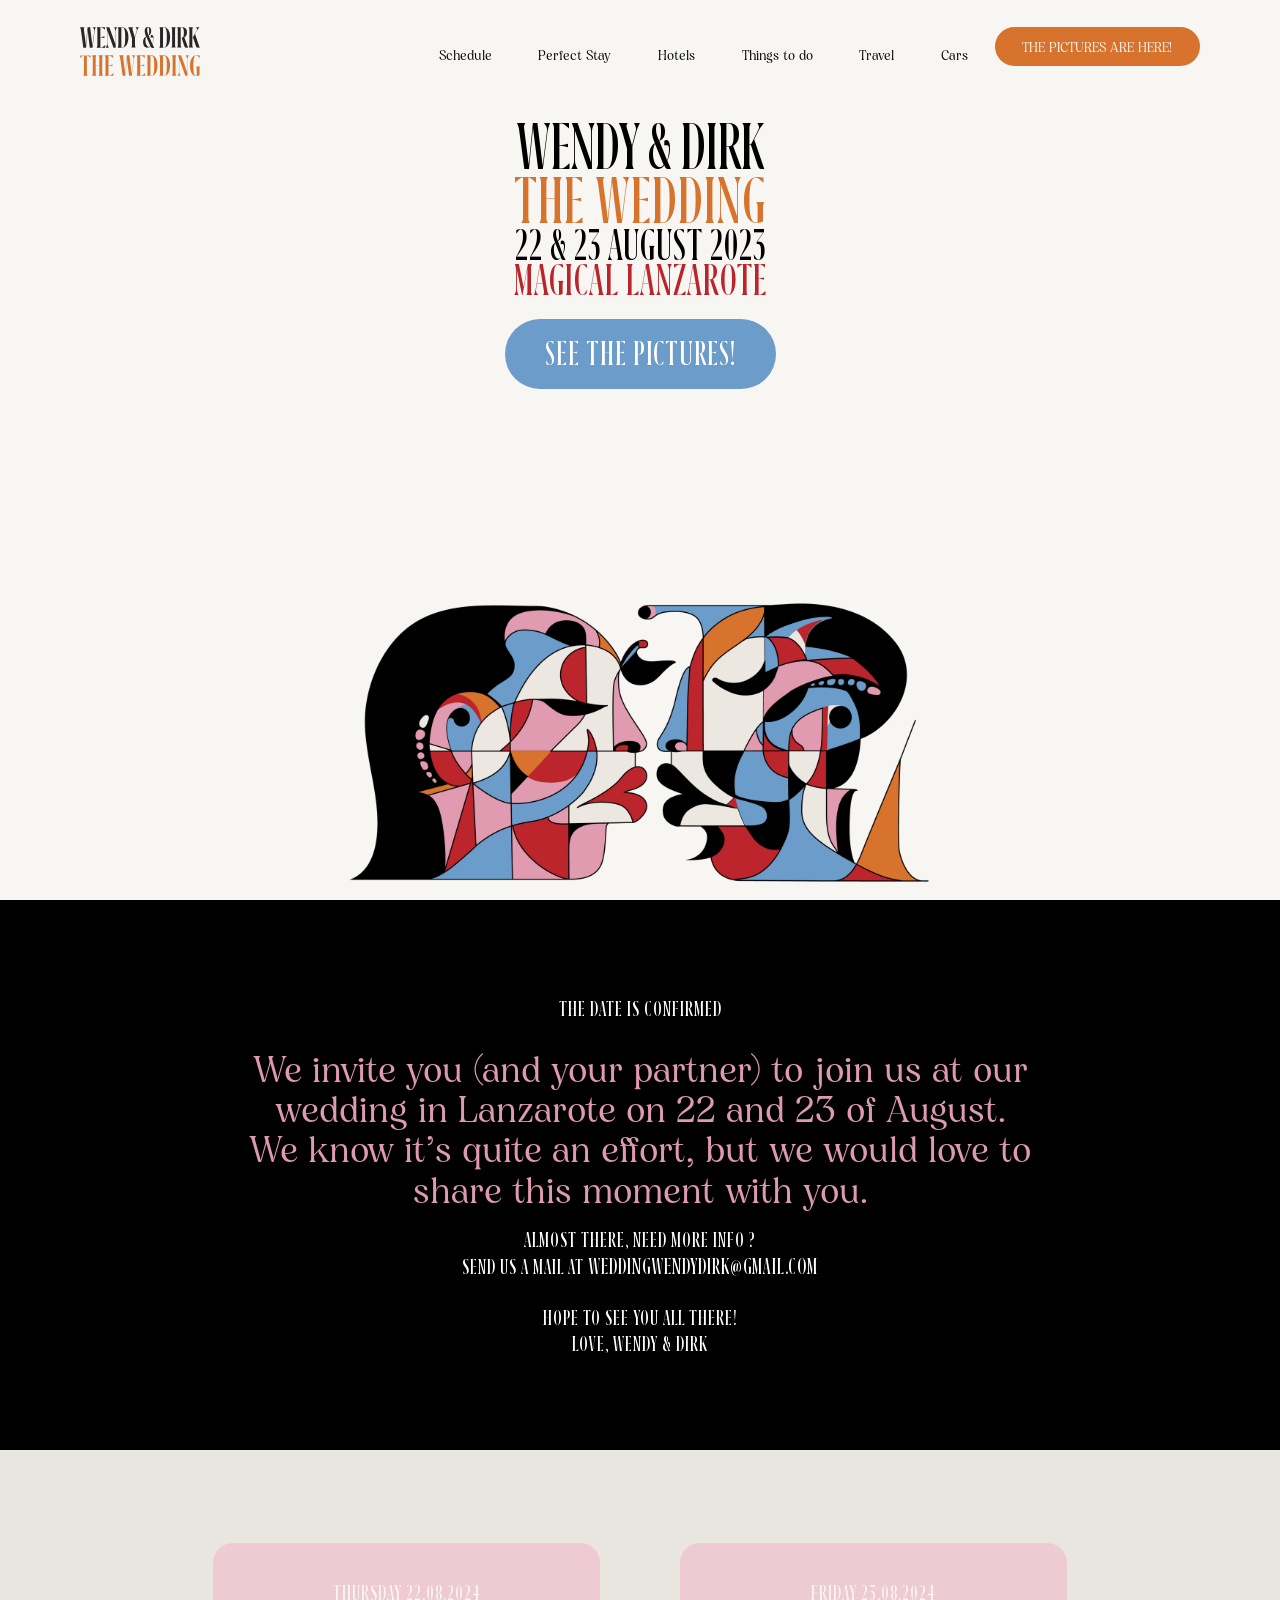
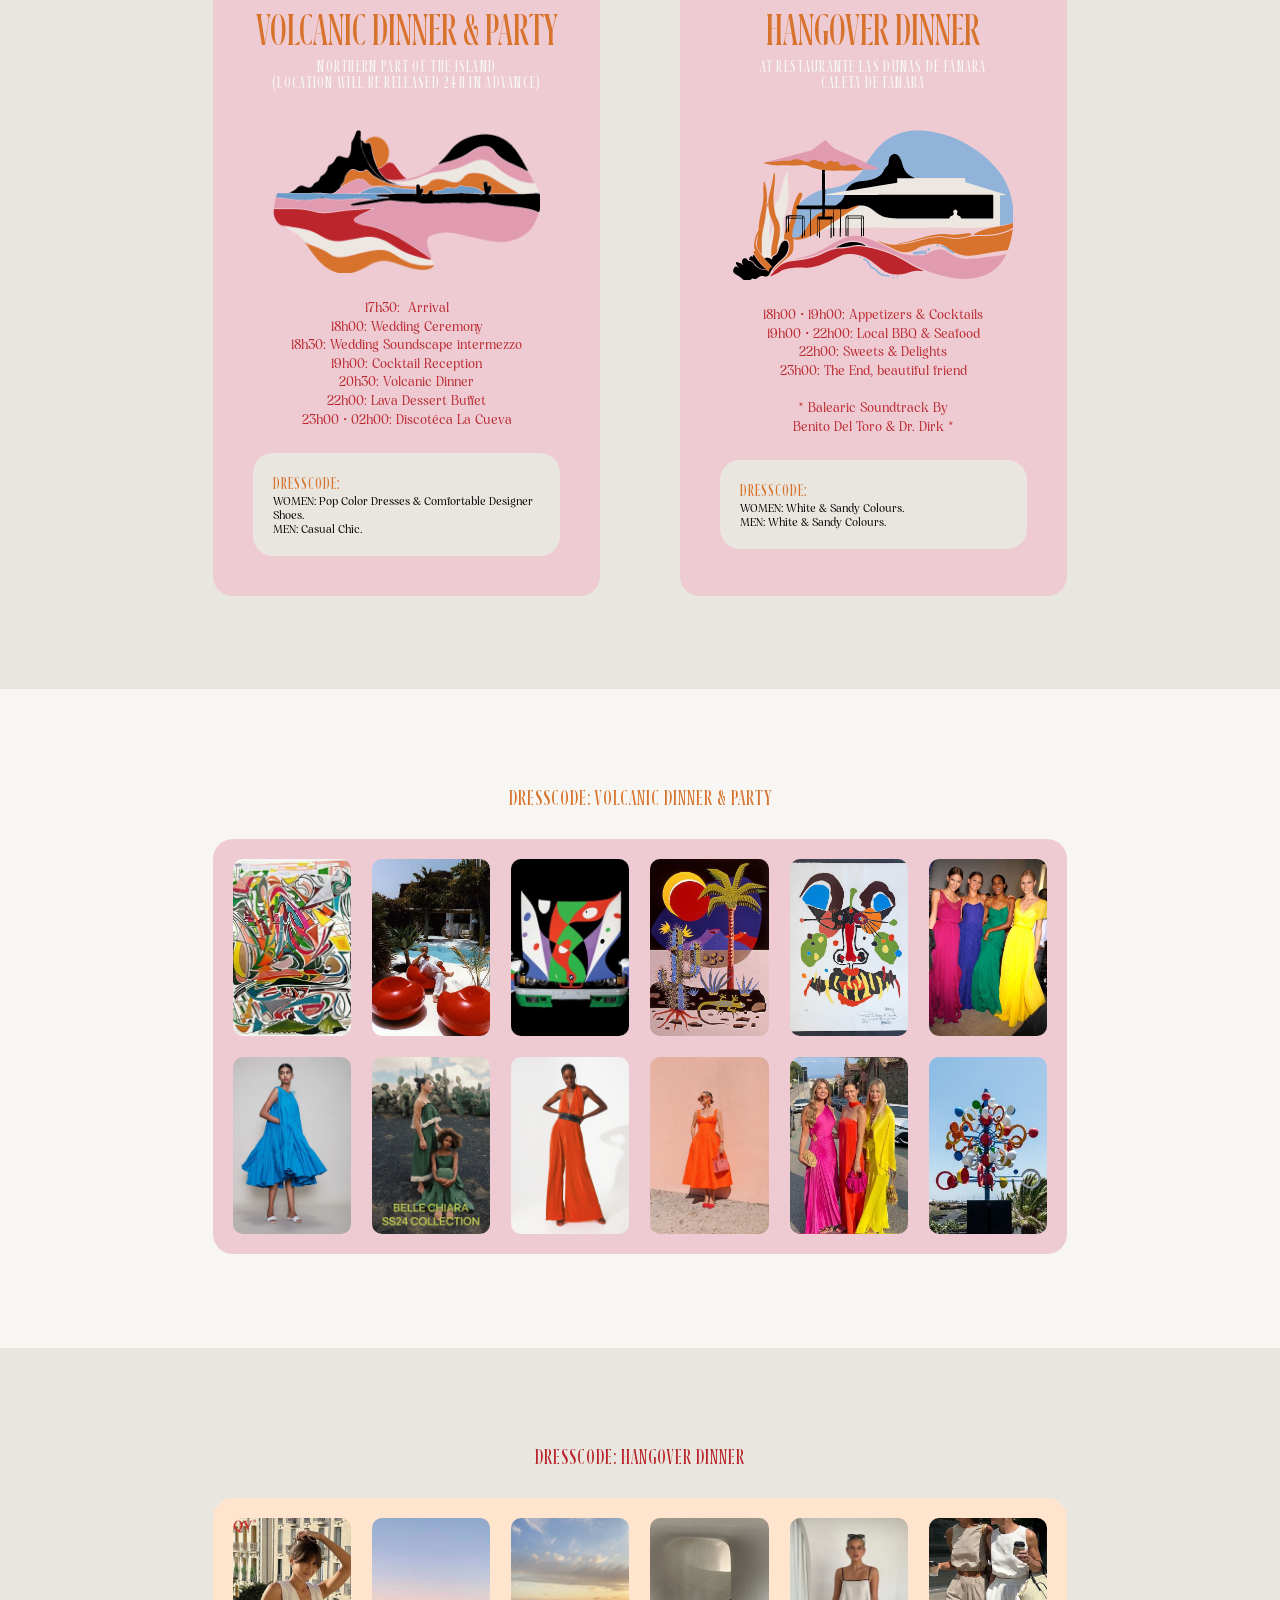
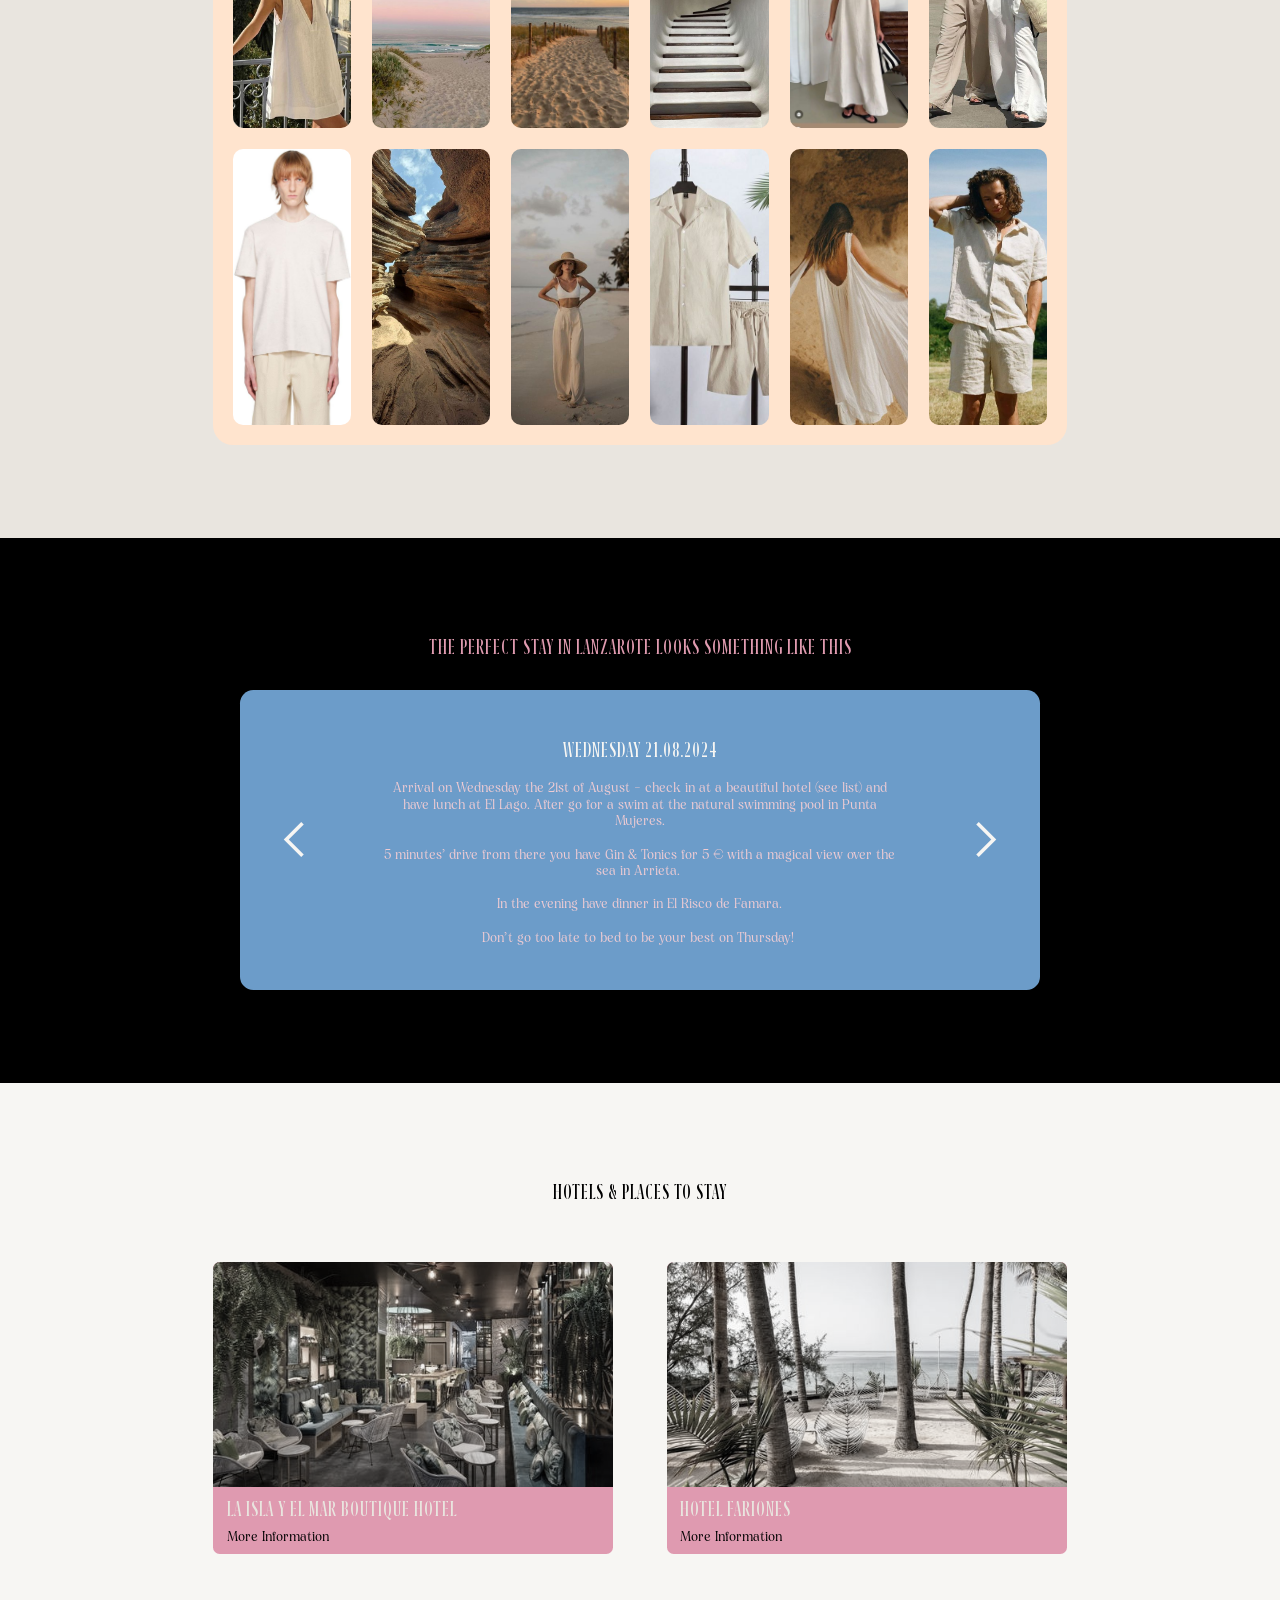
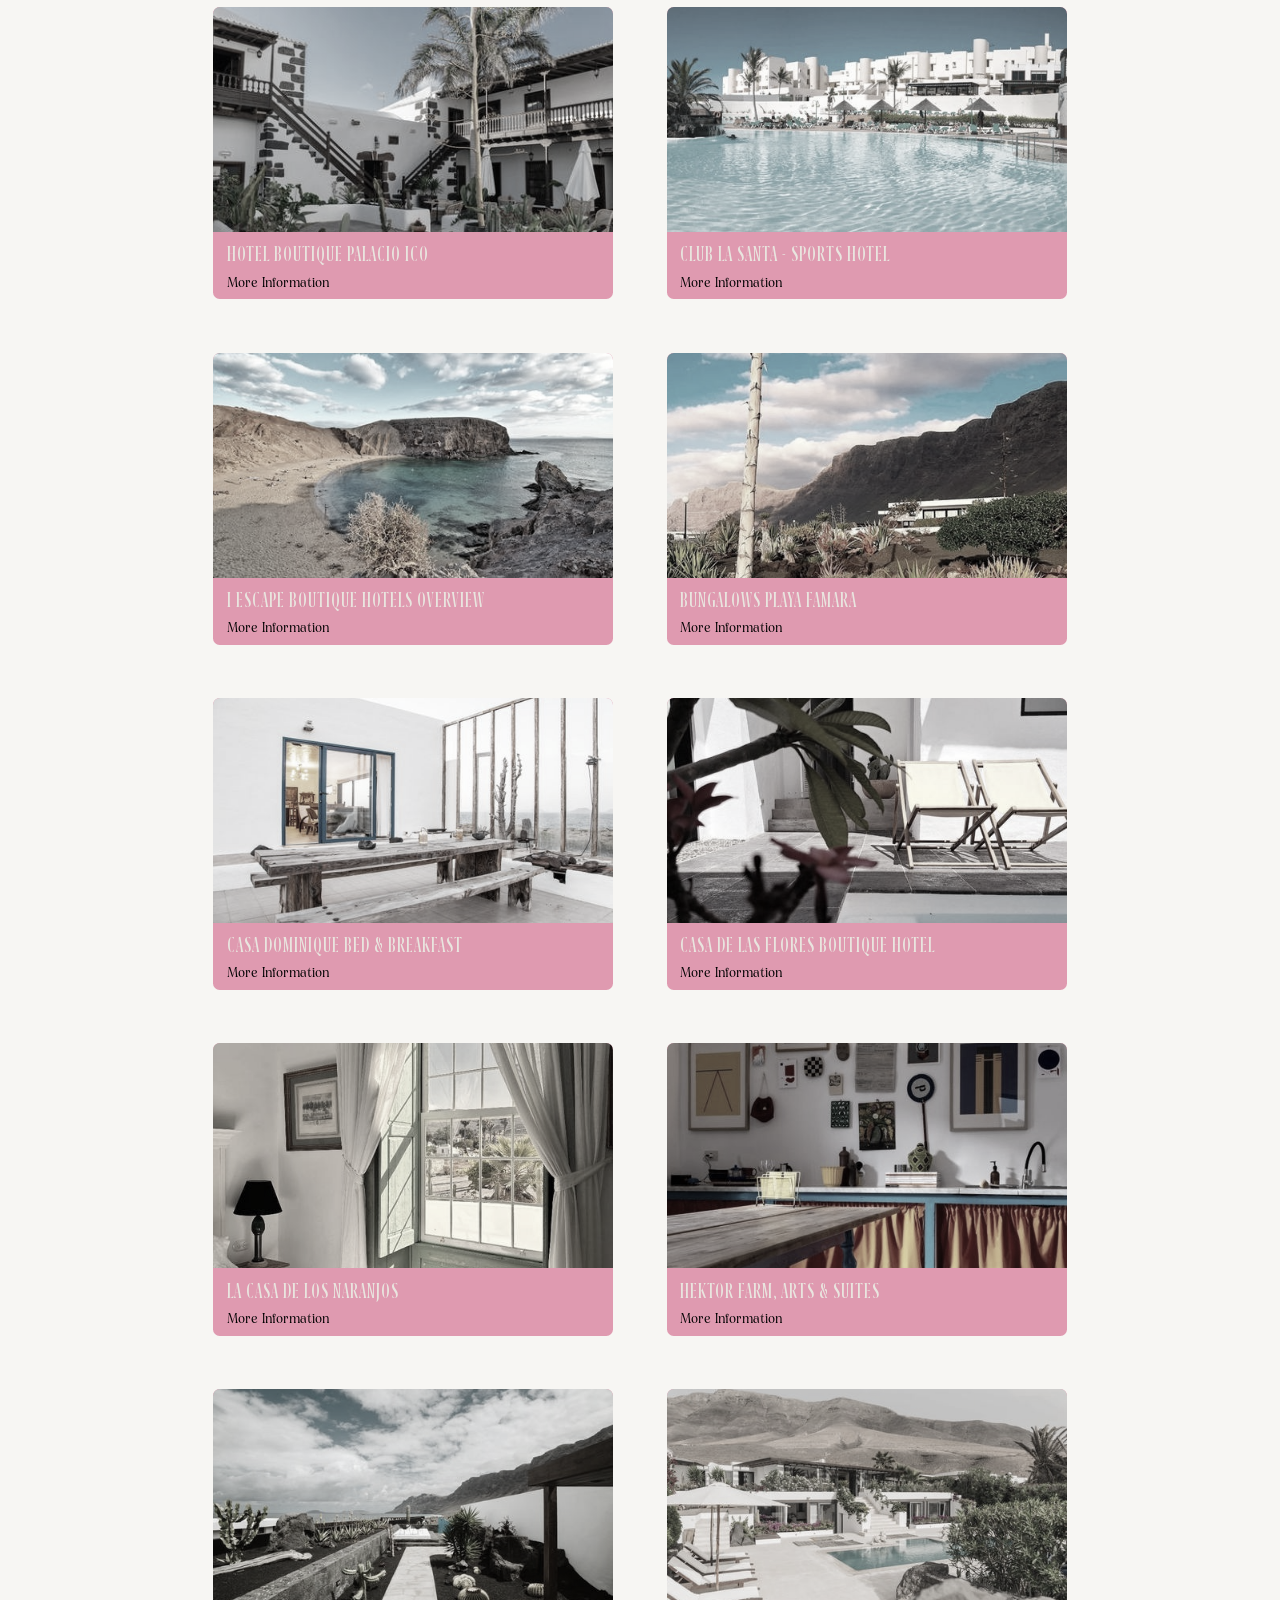
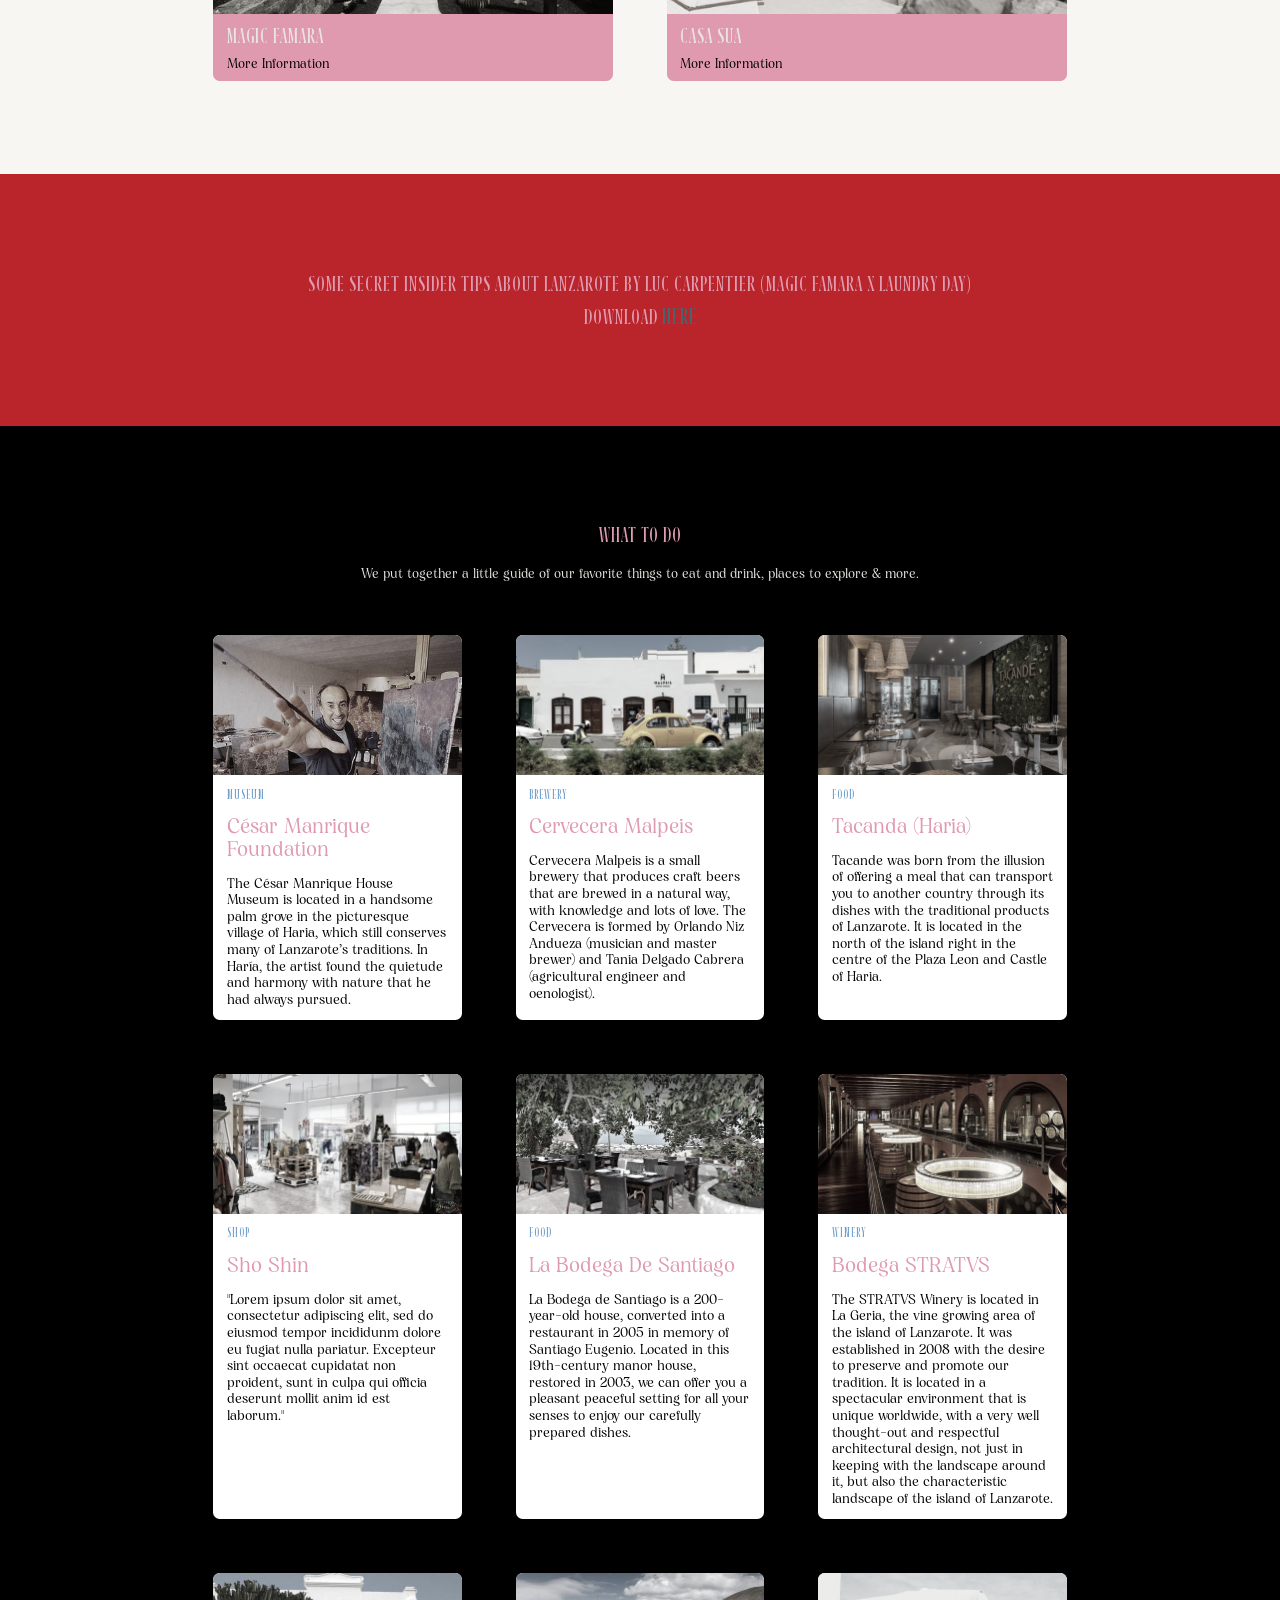
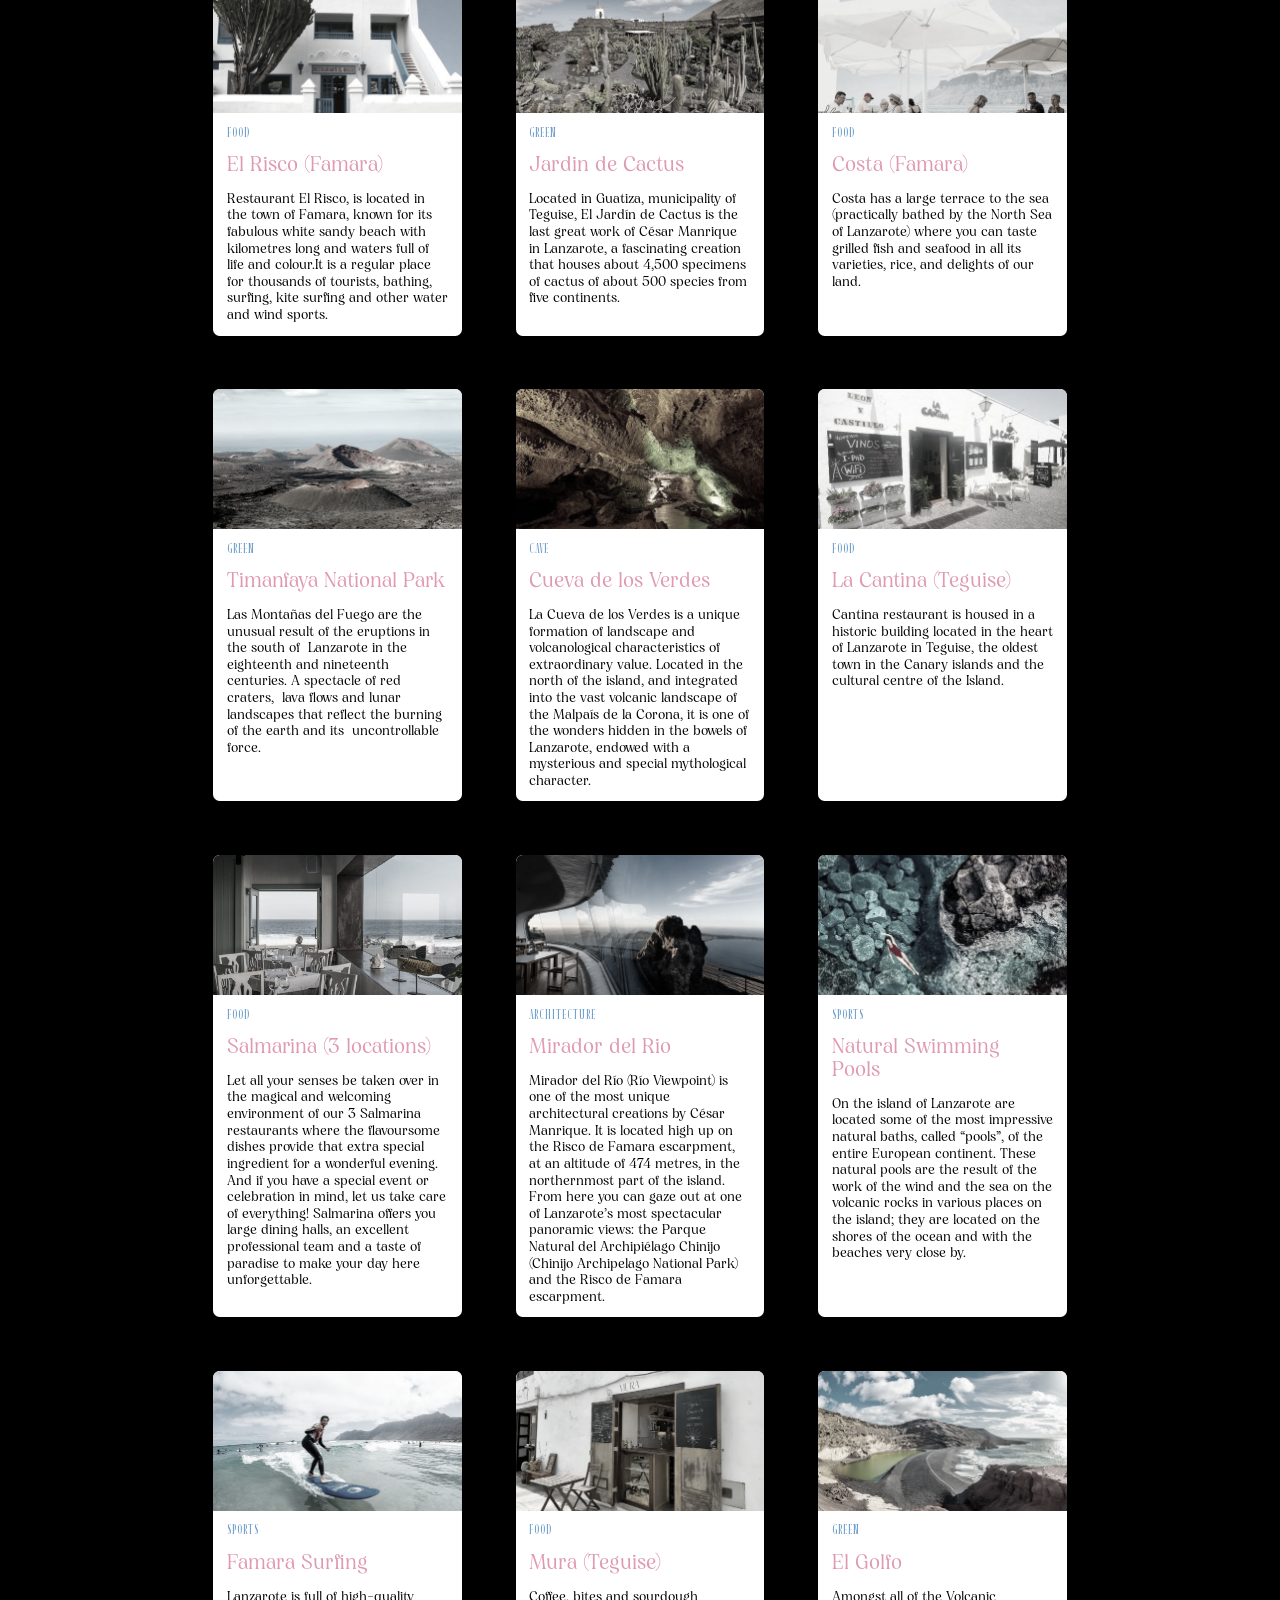
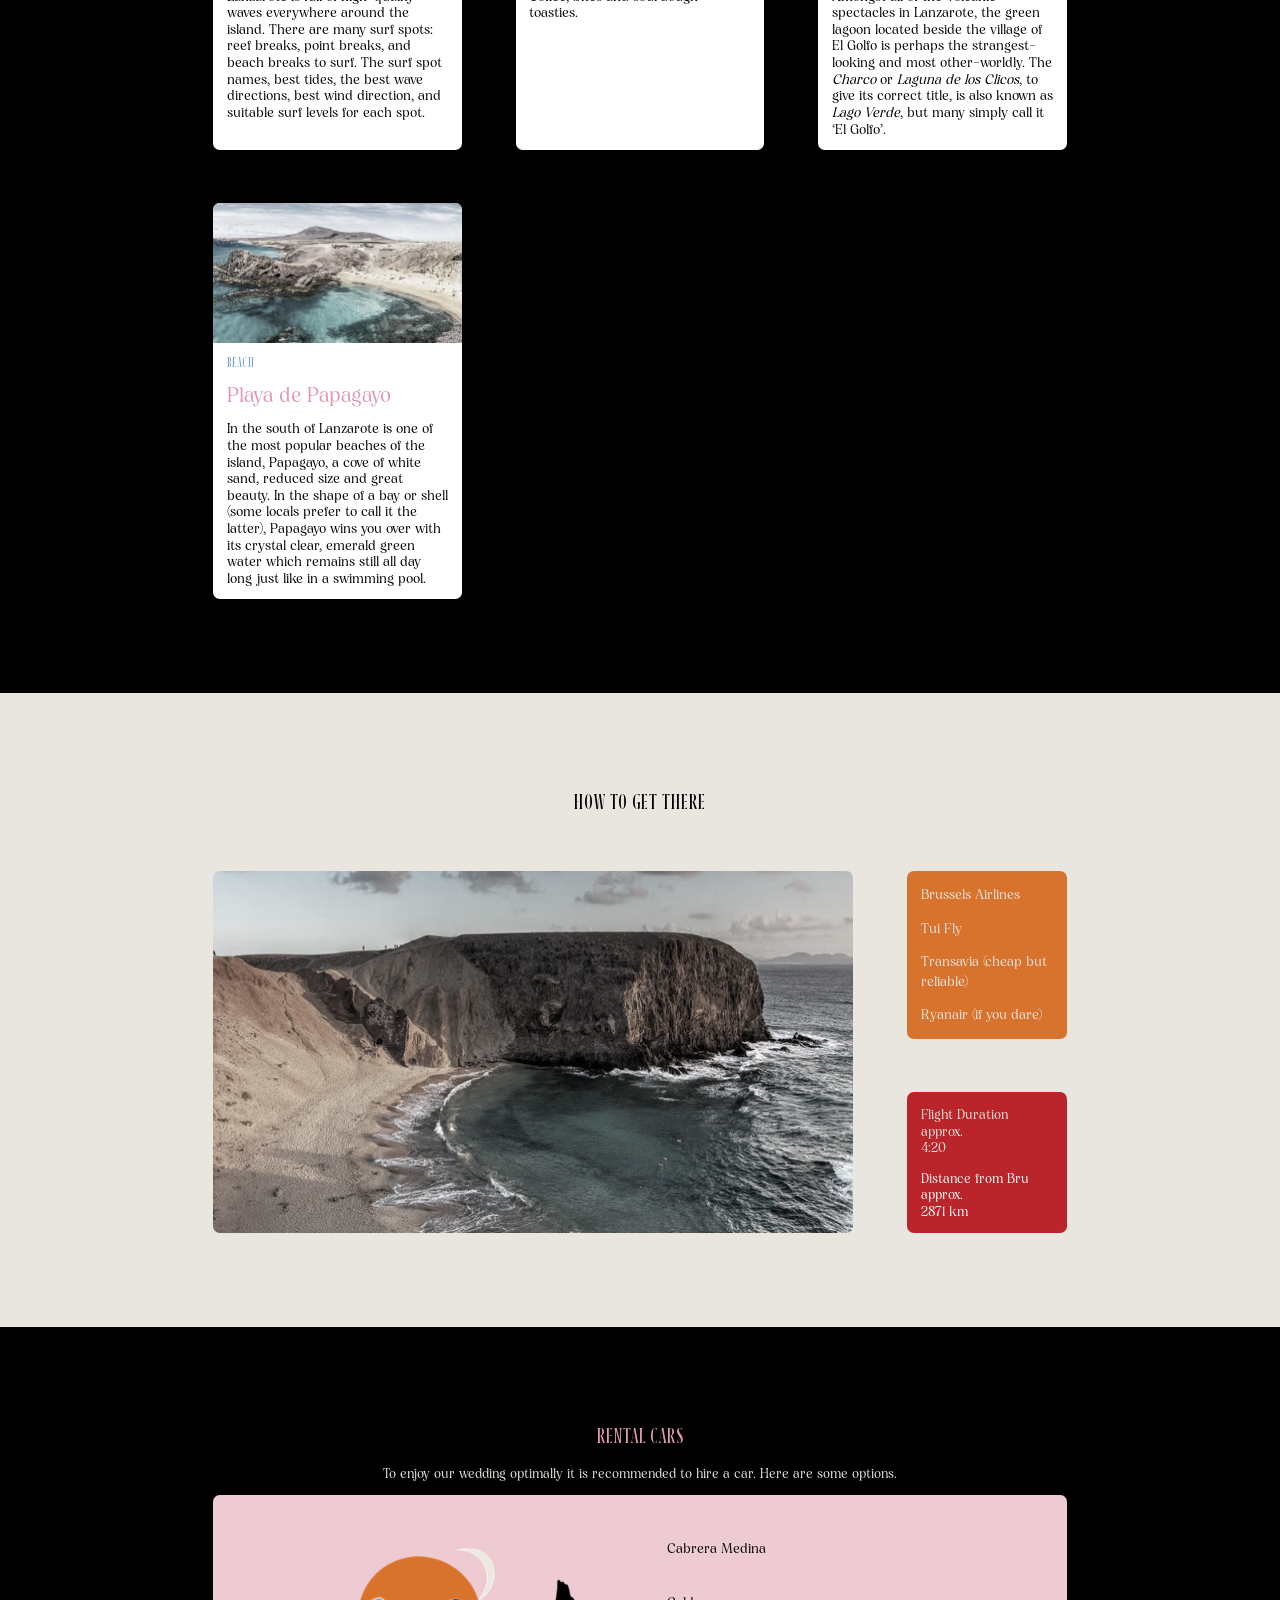
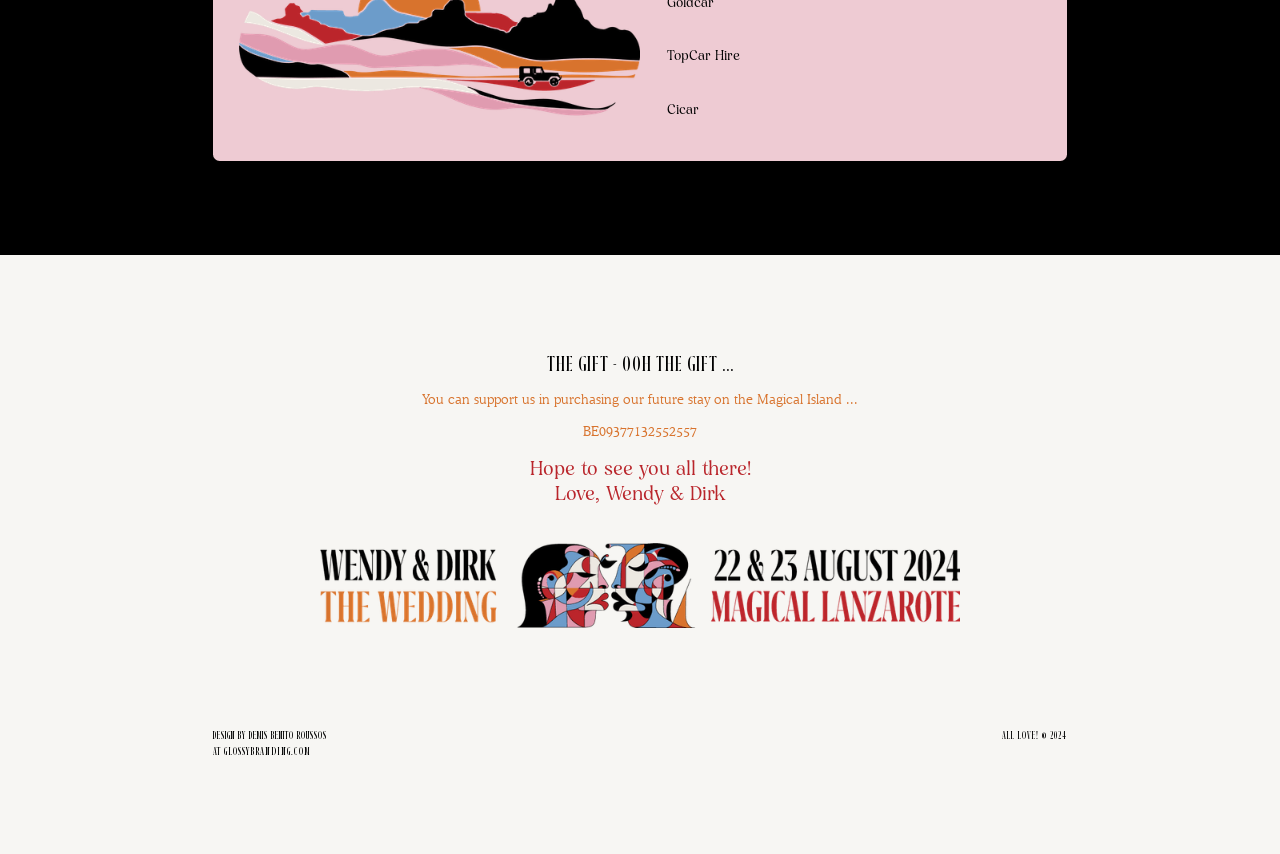
<file: index.html>
<!DOCTYPE html><!-- Last Published: Sat Dec 14 2024 06:41:04 GMT+0000 (Coordinated Universal Time) --><html data-wf-domain="www.weddingwendyanddirk.com" data-wf-page="6544ccd9e8cd6d6114932314" data-wf-site="6544ccd9e8cd6d6114932311" lang="en"><head><meta charset="utf-8"/><link href="https://cdn.prod.website-files.com" rel="preconnect" crossorigin="anonymous"/><title>Wendy &amp; Dirk • The Wedding</title><meta content="We invite you (and your partner) to join us at our wedding in Lanzarote on 22 and 23 of August.We know it’s quite an effort, but we would love to share this moment with you." name="description"/><meta content="Wendy &amp; Dirk • The Wedding" property="og:title"/><meta content="We invite you (and your partner) to join us at our wedding in Lanzarote on 22 and 23 of August.We know it’s quite an effort, but we would love to share this moment with you." property="og:description"/><meta content="assets/01dcdf44cfc6-66509c9236fc75b882dc6eba_fallback.png" property="og:image"/><meta content="Wendy &amp; Dirk • The Wedding" name="twitter:title"/><meta content="We invite you (and your partner) to join us at our wedding in Lanzarote on 22 and 23 of August.We know it’s quite an effort, but we would love to share this moment with you." name="twitter:description"/><meta content="assets/01dcdf44cfc6-66509c9236fc75b882dc6eba_fallback.png" name="twitter:image"/><meta property="og:type" content="website"/><meta content="summary_large_image" name="twitter:card"/><meta content="width=device-width, initial-scale=1" name="viewport"/><link href="assets/site.css" rel="stylesheet" type="text/css"/><link href="https://fonts.googleapis.com" rel="preconnect"/><link href="https://fonts.gstatic.com" rel="preconnect" crossorigin="anonymous"/><script src="assets/012e56dad079-webfont.js" type="text/javascript"></script><script type="text/javascript">WebFont.load({  google: {    families: ["Montserrat:100,100italic,200,200italic,300,300italic,400,400italic,500,500italic,600,600italic,700,700italic,800,800italic,900,900italic"]  }});</script><script type="text/javascript">!function(o,c){var n=c.documentElement,t=" w-mod-";n.className+=t+"js",("ontouchstart"in o||o.DocumentTouch&&c instanceof DocumentTouch)&&(n.className+=t+"touch")}(window,document);</script><link href="assets/666a513c7777-66509c26cd4a36647259c584_ico.png" rel="shortcut icon" type="image/x-icon"/><link href="assets/8c3978d186e9-66509bbc877ceb0d41e11fc5_webclip.png" rel="apple-touch-icon"/></head><body><div class="page-wrapper"><div class="section"><div data-animation="default" data-collapse="medium" data-duration="400" data-easing="ease" data-easing2="ease" role="banner" class="navbar w-nav"><div class="container-2 w-container"><a href="./" aria-current="page" class="brand w-nav-brand w--current"><img src="assets/b7c7c182608e-664f6839c5eb9be3f05a3988_WENDY_DIRK_TOP.svg" loading="lazy" width="120" alt="" class="image-4"/></a><nav role="navigation" class="nav-menu w-nav-menu"><a href="#schedule" class="nav-link w-nav-link">Schedule</a><a href="#stay" class="nav-link w-nav-link">Perfect Stay</a><a href="#hotels" class="nav-link w-nav-link">Hotels</a><a href="#Things-to-do" class="nav-link w-nav-link">Things to do</a><a href="#travel" class="nav-link w-nav-link">Travel</a><a href="#cars" class="nav-link w-nav-link">Cars</a><a href="pictures/" target="_blank" class="nav-link button w-nav-link">THE PICTURES ARE HERE!</a></nav><div class="menu-button w-nav-button"><div class="w-icon-nav-menu"></div></div></div></div><div class="container first"><div class="div-block top"><div class="text-block black">WENDY &amp; DIRK</div><div class="text-block-2">THE WEDDING</div><div class="text-block-3">22 &amp; 23 AUGUST 2023</div><div class="text-block-3 red">MAGICAL LANZAROTE</div><a href="pictures/" target="_blank" class="link_block_pictures_home w-inline-block"><div class="text_block_home_pictures">SEE THE PICTURES!</div></a></div><img src="assets/d2a2bcbd3c72-664f6eefadad66b3a72383fc_Main-Image.png" loading="lazy" sizes="100vw" srcset="assets/e7c5d7b41e94-664f6eefadad66b3a72383fc_Main-Image-p-500.png 500w, assets/1ffb2ebf16bc-664f6eefadad66b3a72383fc_Main-Image-p-800.png 800w, assets/62b3e8c15eef-664f6eefadad66b3a72383fc_Main-Image-p-1080.png 1080w, assets/3139c5b19f45-664f6eefadad66b3a72383fc_Main-Image-p-1600.png 1600w, assets/60f5e8a2c384-664f6eefadad66b3a72383fc_Main-Image-p-2000.png 2000w, assets/d2a2bcbd3c72-664f6eefadad66b3a72383fc_Main-Image.png 2232w" alt="" class="image"/></div></div><div id="rsvp" class="section white-bg"><div class="container-centered"><div class="div-block-copy"><div class="text-block-2-copy">THE DATE IS CONFIRMED</div><div class="text-block-copy">We invite you (and your partner) to join us at our wedding in Lanzarote on 22 and 23 of August.<br/>We know it’s quite an effort, but we would love to share this moment with you. </div><div class="text-block-3-copy">ALMOST THERE, NEED MORE INFO ?<br/>SEND US A MAIL at <a href="mailto:weddingwendydirk@gmail.com?subject=RSVP%20Wedding%20Wendy%20%26%20Dirk" class="link">weddingwendydirk@gmail.com</a><br/><br/>Hope to see you all there!<br/>Love, Wendy &amp; Dirk</div></div></div></div><div id="schedule" class="section pink-bg"><div class="container-centered"><div class="div-block-2"><div class="div-block volcanic"><div class="text-block-6">Thursday 22.08.2024<br/></div><div class="text-block-5">Volcanic Dinner &amp; Party<br/></div><div class="text-block-6 under">NORTHERN PART OF THE ISLAND<br/>(LOCATION WILL BE RELEASED 24H IN ADVANCE)<br/></div><img src="assets/94d5bb0106b2-665061a93a4c2741152e7fde_VOLCANIC-DINNER.png" loading="lazy" alt="" class="image-5"/><div class="text-block-12">17h30:  Arrival<br/>18h00: Wedding Ceremony<br/>18h30: Wedding Soundscape intermezzo<br/>19h00: Cocktail Reception<br/>20h30: Volcanic Dinner<br/>22h00: Lava Dessert Buffet<br/>23h00 • 02h00: Discotéca La Cueva<br/></div><div class="dresscode"><div class="text-block-25">DRESSCODE:</div><div class="text-block-6 under dresscode">WOMEN: Pop Color Dresses &amp; Comfortable Designer Shoes.<br/>MEN: Casual Chic.<br/></div></div></div><div class="div-block volcanic"><div class="text-block-9 text-block-6">Friday 23.08.2024</div><div class="text-block-5">Hangover Dinner</div><div class="text-block-6 under">AT RESTAURANTE Las Dunas de Famara<br/>Caleta de Famara<br/></div><img src="assets/c273815e8a95-665065a2dc6935a2b428b933_HANGOVER-DINNER.png" loading="lazy" alt="" class="image-6"/><div class="text-block-8 text-block-12">18h00 • 19h00: Appetizers &amp; Cocktails<br/>19h00 • 22h00: Local BBQ &amp; Seafood<br/>22h00: Sweets &amp; Delights<br/>23h00: The End, beautiful friend<br/>‍<br/>* Balearic Soundtrack By<br/>Benito Del Toro &amp; Dr. Dirk *<br/></div><div class="dresscode"><div class="text-block-25">DRESSCODE:</div><div class="text-block-6 under dresscode">WOMEN: White &amp; Sandy Colours.<br/>MEN: White &amp; Sandy Colours.<br/></div></div></div></div></div></div><div class="section"><div class="container-centered"><div class="text-block-14 mood">DRESSCODE: VOLCANIC DINNER &amp; PARTY</div><div class="div-block-3-copy"><div class="div-block-15"><img src="assets/cb58722567d6-6658950e10485696fab23a10__Cesar_Manrique_Moments_2__Poster_for_Sale_by_Tony_Broadbent.jpg" loading="lazy" id="w-node-_82a88613-06dd-fd4e-2d66-a0f1678a10e9-14932314" alt="" class="image-11"/><div class="div-block-16"><img src="assets/c385b103710c-66589522c44fdc68353b3ed1_1c40fcb2-4f4f-4c02-b79a-b69f960dca33.jpg" loading="lazy" sizes="(max-width: 479px) 26vw, (max-width: 767px) 13vw, (max-width: 991px) 14vw, 11vw" srcset="assets/e459c03a999b-66589522c44fdc68353b3ed1_1c40fcb2-4f4f-4c02-b79a-b69f960dca33-p-500.jpg 500w, assets/c385b103710c-66589522c44fdc68353b3ed1_1c40fcb2-4f4f-4c02-b79a-b69f960dca33.jpg 736w" alt="" class="image-11"/></div><div><img src="assets/f83e99efdffa-6658958b52b58c33819cb845_10-bmw-art-car-1990-730i-manrique-03-1280-960-900x675.jpg" loading="lazy" sizes="(max-width: 479px) 26vw, (max-width: 767px) 13vw, (max-width: 991px) 14vw, 11vw" srcset="assets/a7429b7444ea-6658958b52b58c33819cb845_10-bmw-art-car-1990-730i-manrique-03-1280-960-900x675-p-500.jpg 500w, assets/12c93baeea20-6658958b52b58c33819cb845_10-bmw-art-car-1990-730i-manrique-03-1280-960-900x675-p-800.jpg 800w, assets/f83e99efdffa-6658958b52b58c33819cb845_10-bmw-art-car-1990-730i-manrique-03-1280-960-900x675.jpg 900w" alt="" class="image-11"/></div><div><img src="assets/2711de9a5ffc-665895e9d4abe0b311a0cf92_35e8ed89-2590-4016-ae00-1ae95bc4dc34.jpg" loading="lazy" alt="" class="image-11"/></div><div><img src="assets/0b4cf08adb14-665896135a5931bcedc98039_beers_4_1.jpg" loading="lazy" sizes="(max-width: 479px) 26vw, (max-width: 767px) 13vw, (max-width: 991px) 14vw, 11vw" srcset="assets/4911343a408f-665896135a5931bcedc98039_beers_4_1-p-500.jpg 500w, assets/0b4cf08adb14-665896135a5931bcedc98039_beers_4_1.jpg 681w" alt="" class="image-11"/></div><div><img src="assets/55d0ce5d35d8-6658962b016363e9bf3971f7_COLOR_______jaglady.jpg" loading="lazy" alt="" class="image-11"/></div><div><img src="assets/5a6a1d8db6d3-6658963f3d76c27ba092a9bc_Kaya_Tiered_Dress_-_4L___Green.jpg" loading="lazy" sizes="(max-width: 479px) 26vw, (max-width: 767px) 13vw, (max-width: 991px) 14vw, 11vw" srcset="assets/f747423188bc-6658963f3d76c27ba092a9bc_Kaya_Tiered_Dress_-_4L___Green-p-500.jpg 500w, assets/5a6a1d8db6d3-6658963f3d76c27ba092a9bc_Kaya_Tiered_Dress_-_4L___Green.jpg 736w" alt="" class="image-11"/></div><div><img src="assets/f224b398d084-66589655e74b36917f453075_New_SS24_Collection_by_Belle_Chiara__TARO.jpg" loading="lazy" sizes="(max-width: 479px) 26vw, (max-width: 767px) 13vw, (max-width: 991px) 14vw, 11vw" srcset="assets/3ef5805b3f64-66589655e74b36917f453075_New_SS24_Collection_by_Belle_Chiara__TARO-p-500.jpg 500w, assets/f224b398d084-66589655e74b36917f453075_New_SS24_Collection_by_Belle_Chiara__TARO.jpg 736w" alt="" class="image-11"/></div><div><img src="assets/18f6bd05e47d-66589667be7337bfd91c8464_Satin_Halter_Neck_Pleated_Maxi_Jumpsuit_in_Orange_-_Small___Orange.jpg" loading="lazy" sizes="(max-width: 479px) 26vw, (max-width: 767px) 13vw, (max-width: 991px) 14vw, 11vw" srcset="assets/0554eecf849a-66589667be7337bfd91c8464_Satin_Halter_Neck_Pleated_Maxi_Jumpsuit_in_Orange_-_Small___Orange-p-500.jpg 500w, assets/18f6bd05e47d-66589667be7337bfd91c8464_Satin_Halter_Neck_Pleated_Maxi_Jumpsuit_in_Orange_-_Small___Orange.jpg 736w" alt="" class="image-11"/></div><div><img src="assets/a976dffbda6e-66589677e91178c42544190d_SPRING_COLOR_COMBINATIONS__PINK_AND_ORANGE_-_Atlantic-Pacific.jpg" loading="lazy" sizes="(max-width: 479px) 26vw, (max-width: 767px) 13vw, (max-width: 991px) 14vw, 11vw" srcset="assets/ecbb2f75ae90-66589677e91178c42544190d_SPRING_COLOR_COMBINATIONS__PINK_AND_ORANGE_-_Atlantic-Pacific-p-500.jpg 500w, assets/a976dffbda6e-66589677e91178c42544190d_SPRING_COLOR_COMBINATIONS__PINK_AND_ORANGE_-_Atlantic-Pacific.jpg 736w" alt="" class="image-11"/></div><div><img src="assets/d8b44cc7ee22-665896888efa494062d5cdd9_Sunset_colored_wedding_guest_attire.jpg" loading="lazy" sizes="(max-width: 479px) 26vw, (max-width: 767px) 13vw, (max-width: 991px) 14vw, 11vw" srcset="assets/cdf64c57b693-665896888efa494062d5cdd9_Sunset_colored_wedding_guest_attire-p-500.jpg 500w, assets/d8b44cc7ee22-665896888efa494062d5cdd9_Sunset_colored_wedding_guest_attire.jpg 736w" alt="" class="image-11"/></div><div><img src="assets/c00364b7222f-6658969ea8c916df94ff2849_The_World_Of_Cesar_Manrique__Lanzarote___Alastair_Philip_Wiper.jpg" loading="lazy" alt="" class="image-11"/></div></div></div></div></div><div class="section hangover"><div class="container-centered hangover"><div class="text-block-14 mood hangover">DRESSCODE: hangover dinner</div><div class="div-block-3-copy"><div class="div-block-15 hangover"><img src="assets/bb797ba4109d-6659804a81fd595b219dd4ce_28fd56cc-91e1-4eed-a3be-b172eb6215d0.jpg" loading="lazy" id="w-node-_7dd934bc-dd42-080f-ed6b-ffef77979b24-14932314" sizes="(max-width: 479px) 26vw, (max-width: 767px) 13vw, (max-width: 991px) 14vw, 11vw" alt="" srcset="assets/4b877f505f11-6659804a81fd595b219dd4ce_28fd56cc-91e1-4eed-a3be-b172eb6215d0-p-500.jpg 500w, assets/bb797ba4109d-6659804a81fd595b219dd4ce_28fd56cc-91e1-4eed-a3be-b172eb6215d0.jpg 735w" class="image-11"/><div class="div-block-16"><img src="assets/89d503f8296e-6659805521ea29f9c903492e_34ee1520-3f3a-491a-b971-c3bf2df18eb7.jpg" loading="lazy" sizes="(max-width: 479px) 26vw, (max-width: 767px) 13vw, (max-width: 991px) 14vw, 11vw" srcset="assets/2300bb4a0939-6659805521ea29f9c903492e_34ee1520-3f3a-491a-b971-c3bf2df18eb7-p-500.jpg 500w, assets/89d503f8296e-6659805521ea29f9c903492e_34ee1520-3f3a-491a-b971-c3bf2df18eb7.jpg 736w" alt="" class="image-11"/></div><div><img src="assets/ab992f7235a8-66598060d4b484033970e3b6_ac7469a0-7cfe-4574-ac93-602ba35f4f2f.jpg" loading="lazy" sizes="(max-width: 479px) 26vw, (max-width: 767px) 13vw, (max-width: 991px) 14vw, 11vw" srcset="assets/cd296201ac31-66598060d4b484033970e3b6_ac7469a0-7cfe-4574-ac93-602ba35f4f2f-p-500.jpg 500w, assets/ab992f7235a8-66598060d4b484033970e3b6_ac7469a0-7cfe-4574-ac93-602ba35f4f2f.jpg 564w" alt="" class="image-11"/></div><div><img src="assets/48daf8ded12e-66598079b578c127109ab0a0_b43e72f4-72a3-4347-acad-a7068aed6e80.jpg" loading="lazy" sizes="(max-width: 479px) 26vw, (max-width: 767px) 13vw, (max-width: 991px) 14vw, 11vw" srcset="assets/3c7eaa2bec36-66598079b578c127109ab0a0_b43e72f4-72a3-4347-acad-a7068aed6e80-p-500.jpg 500w, assets/48daf8ded12e-66598079b578c127109ab0a0_b43e72f4-72a3-4347-acad-a7068aed6e80.jpg 735w" alt="" class="image-11"/></div><div><img src="assets/a9c23db67c34-665980870f4b446134863a01_download__1_.jpg" loading="lazy" sizes="(max-width: 479px) 26vw, (max-width: 767px) 13vw, (max-width: 991px) 14vw, 11vw" srcset="assets/404b072836ca-665980870f4b446134863a01_download__1_-p-500.jpg 500w, assets/a9c23db67c34-665980870f4b446134863a01_download__1_.jpg 736w" alt="" class="image-11"/></div><div><img src="assets/1067edd0cefa-66598099783ff626f8a47fbd_download.jpg" loading="lazy" sizes="(max-width: 479px) 26vw, (max-width: 767px) 13vw, (max-width: 991px) 14vw, 11vw" srcset="assets/4df3dc64b9d4-66598099783ff626f8a47fbd_download-p-500.jpg 500w, assets/1067edd0cefa-66598099783ff626f8a47fbd_download.jpg 736w" alt="" class="image-11"/></div><div><img src="assets/8ff3439cc51d-665980a87d8f14c24c15c991_Howlin__White_Fons_T-Shirt.jpg" loading="lazy" sizes="(max-width: 479px) 26vw, (max-width: 767px) 13vw, (max-width: 991px) 14vw, 11vw" srcset="assets/cbbb2904b9a8-665980a87d8f14c24c15c991_Howlin__White_Fons_T-Shirt-p-500.jpg 500w, assets/8ff3439cc51d-665980a87d8f14c24c15c991_Howlin__White_Fons_T-Shirt.jpg 607w" alt="" class="image-11"/></div><div><img src="assets/190c3a9832ea-665980b521ea29f9c90396bc_Las_grietas.jpg" loading="lazy" sizes="(max-width: 479px) 26vw, (max-width: 767px) 13vw, (max-width: 991px) 14vw, 11vw" srcset="assets/cf83fdad9ea2-665980b521ea29f9c90396bc_Las_grietas-p-500.jpg 500w, assets/190c3a9832ea-665980b521ea29f9c90396bc_Las_grietas.jpg 736w" alt="" class="image-11"/></div><div><img src="assets/3cc881f96932-665980d079c46b33d8dc740e_Maldives__Indian_Ocean_with_Tatiana_Vasilieva_-_picture__2.jpg" loading="lazy" sizes="(max-width: 479px) 26vw, (max-width: 767px) 13vw, (max-width: 991px) 14vw, 11vw" srcset="assets/0079f8ca88e5-665980d079c46b33d8dc740e_Maldives__Indian_Ocean_with_Tatiana_Vasilieva_-_picture__2-p-500.jpg 500w, assets/3cc881f96932-665980d079c46b33d8dc740e_Maldives__Indian_Ocean_with_Tatiana_Vasilieva_-_picture__2.jpg 736w" alt="" class="image-11"/></div><div><img src="assets/7e52e0d5c7bf-665980dd21c9025216545e4d_Men_Cotton_Solid_Button_Front_Shirt___Drawstring_Waist_Shorts.jpg" loading="lazy" sizes="(max-width: 479px) 26vw, (max-width: 767px) 13vw, (max-width: 991px) 14vw, 11vw" srcset="assets/783cc22ba5e8-665980dd21c9025216545e4d_Men_Cotton_Solid_Button_Front_Shirt___Drawstring_Waist_Shorts-p-500.jpg 500w, assets/7e52e0d5c7bf-665980dd21c9025216545e4d_Men_Cotton_Solid_Button_Front_Shirt___Drawstring_Waist_Shorts.jpg 736w" alt="" class="image-11"/></div><div><img src="assets/3ad98a91a6f4-665980f9d4b4840339717b6a_This_open_back_white_dress_is_perfect_for_a_bohemian_bride_in_an_easy_organic_cotton.jpg" loading="lazy" sizes="(max-width: 479px) 26vw, (max-width: 767px) 13vw, (max-width: 991px) 14vw, 11vw" srcset="assets/a9e5654dc718-665980f9d4b4840339717b6a_This_open_back_white_dress_is_perfect_for_a_bohemian_bride_in_an_easy_organic_cotton-p-500.jpg 500w, assets/3ad98a91a6f4-665980f9d4b4840339717b6a_This_open_back_white_dress_is_perfect_for_a_bohemian_bride_in_an_easy_organic_cotton.jpg 736w" alt="" class="image-11"/></div><div><img src="assets/ad0be3997427-66598108fd13d51606bc1c69_Toms_Shorts_Men_-_S___Light_pink.jpg" loading="lazy" sizes="(max-width: 479px) 26vw, (max-width: 767px) 13vw, (max-width: 991px) 14vw, 11vw" srcset="assets/f5b2709979a7-66598108fd13d51606bc1c69_Toms_Shorts_Men_-_S___Light_pink-p-500.jpg 500w, assets/ad0be3997427-66598108fd13d51606bc1c69_Toms_Shorts_Men_-_S___Light_pink.jpg 736w" alt="" class="image-11"/></div></div></div></div></div><div id="stay" class="section white-bg"><div class="container-centered"><div class="div-block-3-copy"><div class="text-block-14">The perfect stay in Lanzarote looks something like this</div><div data-delay="4000" data-animation="slide" class="slider w-slider" data-autoplay="false" data-easing="ease" data-hide-arrows="false" data-disable-swipe="false" data-autoplay-limit="0" data-nav-spacing="3" data-duration="500" data-infinite="true"><div class="mask w-slider-mask"><div class="slide w-slide"><div class="div-block-13"><div class="text-block-19">Wednesday 21.08.2024</div><div class="text-block-20 pink light">Arrival on Wednesday the 21st of August - check in at a beautiful hotel (see list) and have lunch at El Lago. After go for a swim at the natural swimming pool in Punta Mujeres.<br/>‍<br/>5 minutes’ drive from there you have Gin &amp; Tonics for 5 € with a magical view over the sea in Arrieta. <br/>‍<br/>In the evening have dinner in El Risco de Famara.<br/>‍<br/>Don’t go too late to bed to be your best on Thursday! </div></div></div><div class="slide w-slide"><div class="div-block-13 orange"><div class="text-block-19 red">Thursday 22.08.2024</div><div class="text-block-20">On Thursday the 22nd of August you can enjoy an inspiring walk in the black sand of the Timanfaya Park or go surfing in Famara Beach.<br/><br/>Afterwards get ready to get dressed in your best  Cesar Manrique outfit and arrive at our first evening of festivities in the North part of the Island.</div></div></div><div class="slide w-slide"><div class="div-block-13 pink"><div class="text-block-19">FRIDAY 23.08.2024</div><div class="text-block-20 pink">On Friday 23th you can sleep out and skip breakfast and go have some hangover food in Teguise @ La Cantina.<br/><br/>Go visit the Lagomar Museum and scroll down Omar Sharif&#x27;s house. <br/><br/>Don’t’ scroll too long because at 18h00 you need to be in your best white and sand outfit to join us in Famara. Where we can have long talks and chats about what happened the night before. <br/>‍<em><br/>Who wore what and who was too drunk to stay?</em></div></div></div><div class="slide w-slide"><div class="div-block-13 beige"><div class="text-block-19 blue">SATURDAY 24.08.2024</div><div class="text-block-20 orange">On Saturday chill and relax and go have a look at the beautiful Jardin de Cactus and visit the town of Haria! Don’t forget to pass by Cesar Manrique&#x27;s house.<br/><br/>Have some local food and beans in the club social on the main plaza.<br/><br/>Don’t forget to buy some aloe vera.<br/><br/>Try to have dinner in la Bodega the Santiago, but always reserve!<br/><br/>If you are still there on Saturday evening, maybe we can have a dance at la Cueva (Lagomar)!</div></div></div><div class="slide w-slide"><div class="div-block-13 pinkbackground"><div class="text-block-19 redcolor">Sunday 25.08.2024</div><div class="text-block-20">On Sunday you can have brunch in Bodega Stratus and try some of their great wines!<br/><br/>They also sell some great local stuff if you can’t have enough and want to take something with you. <br/><br/>Don’t forget to check out as we know you would want to stay longer…</div></div></div></div><div class="left-arrow w-slider-arrow-left"><div class="icon-2 w-icon-slider-left"></div></div><div class="right-arrow w-slider-arrow-right"><div class="icon w-icon-slider-right"></div></div><div class="slide-nav w-slider-nav w-round"></div></div></div></div></div><div id="hotels" class="section"><div class="container-centered"><div class="div-block-3"><div class="text-block-14 hotels">Hotels &amp; Places to stay</div></div><div class="div-block-5"><div class="div-block-4"><a href="https://www.laislayelmar.com/" target="_blank" class="w-inline-block"><img src="assets/7dcc832a30bb-6544e5d2d01aa7c365b02a7a_info-banner-kentia.jpeg" loading="lazy" sizes="(max-width: 479px) 93vw, (max-width: 767px) 91vw, (max-width: 991px) 92vw, 31vw" srcset="assets/df8559cbcb05-6544e5d2d01aa7c365b02a7a_info-banner-kentia-p-500.jpeg 500w, assets/fa862cc614df-6544e5d2d01aa7c365b02a7a_info-banner-kentia-p-800.jpeg 800w, assets/df180758acdd-6544e5d2d01aa7c365b02a7a_info-banner-kentia-p-1080.jpeg 1080w, assets/7dcc832a30bb-6544e5d2d01aa7c365b02a7a_info-banner-kentia.jpeg 1600w" alt="" class="image-2"/></a><div class="div-block-6"><div class="text-block-13">La Isla y el Mar Boutique Hotel</div><a href="https://www.laislayelmar.com/" target="_blank" class="link-2">More Information</a></div></div><div class="div-block-4"><a href="https://www.hotelfariones.es/" target="_blank" class="w-inline-block"><img src="assets/50a30500c10d-6544e754542043fb0ef6e658_1096-145hotel-fariones-.jpeg" loading="lazy" sizes="(max-width: 479px) 93vw, (max-width: 767px) 91vw, (max-width: 991px) 92vw, 31vw" srcset="assets/ab4d8ca4159a-6544e754542043fb0ef6e658_1096-145hotel-fariones--p-500.jpeg 500w, assets/d53a8fcab39c-6544e754542043fb0ef6e658_1096-145hotel-fariones--p-800.jpeg 800w, assets/fa34f3999464-6544e754542043fb0ef6e658_1096-145hotel-fariones--p-1080.jpeg 1080w, assets/50a30500c10d-6544e754542043fb0ef6e658_1096-145hotel-fariones-.jpeg 1366w" alt="" class="image-2"/></a><div class="div-block-6"><div class="text-block-13">Hotel Fariones</div><a href="https://www.hotelfariones.es/" target="_blank" class="link-3">More Information</a></div></div><div class="div-block-4"><a href="https://hotelpalacioico.com/en/" target="_blank" class="w-inline-block"><img src="assets/9543b198c02c-6544e7dff0492e31f2141569_Palacio-Ico.jpeg" loading="lazy" sizes="(max-width: 479px) 93vw, (max-width: 767px) 91vw, (max-width: 991px) 92vw, 31vw" srcset="assets/95a2bea1a546-6544e7dff0492e31f2141569_Palacio-Ico-p-500.jpeg 500w, assets/058451e57c5d-6544e7dff0492e31f2141569_Palacio-Ico-p-800.jpeg 800w, assets/2b1932a68023-6544e7dff0492e31f2141569_Palacio-Ico-p-1080.jpeg 1080w, assets/f25e73b77a91-6544e7dff0492e31f2141569_Palacio-Ico-p-1600.jpeg 1600w, assets/9543b198c02c-6544e7dff0492e31f2141569_Palacio-Ico.jpeg 1750w" alt="" class="image-2"/></a><div class="div-block-6"><div class="text-block-13">Hotel Boutique Palacio Ico</div><a href="https://hotelpalacioico.com/en/" target="_blank" class="link-4">More Information</a></div></div><div class="div-block-4"><a href="https://www.clublasanta.com/" target="_blank" class="w-inline-block"><img src="assets/bfcc67eb9b45-6544e8448a9d57d6cf823c9c_02360N.jpeg" loading="lazy" sizes="(max-width: 479px) 93vw, (max-width: 767px) 91vw, (max-width: 991px) 92vw, 31vw" srcset="assets/9beb66c313b1-6544e8448a9d57d6cf823c9c_02360N-p-500.jpeg 500w, assets/039e027e9c42-6544e8448a9d57d6cf823c9c_02360N-p-800.jpeg 800w, assets/bfcc67eb9b45-6544e8448a9d57d6cf823c9c_02360N.jpeg 1000w" alt="" class="image-2"/></a><div class="div-block-6"><div class="text-block-13">Club La Santa - Sports Hotel</div><a href="https://www.clublasanta.com/" target="_blank" class="link-5">More Information</a></div></div><div class="div-block-4"><a href="https://www.i-escape.com/lanzarote/boutique-hotels" target="_blank" class="w-inline-block"><img src="assets/2b0a6113802a-6544e8e93eb442ba6ed42084_lanzarote-copyright-2.jpeg" loading="lazy" sizes="(max-width: 479px) 93vw, (max-width: 767px) 91vw, (max-width: 991px) 92vw, 31vw" srcset="assets/df2d7509b5ed-6544e8e93eb442ba6ed42084_lanzarote-copyright-2-p-500.jpeg 500w, assets/2b0a6113802a-6544e8e93eb442ba6ed42084_lanzarote-copyright-2.jpeg 800w" alt="" class="image-2"/></a><div class="div-block-6"><div class="text-block-13">I Escape Boutique Hotels Overview</div><a href="https://www.i-escape.com/lanzarote/boutique-hotels" target="_blank" class="link-6">More Information</a></div></div><div class="div-block-4"><a href="https://www.bungalowsplayafamara.com/en/" target="_blank" class="w-inline-block"><img src="assets/97bc65eb4a89-6544e9d16d7c6cf28aba9ac8_casakari26.jpeg" loading="lazy" sizes="(max-width: 479px) 93vw, (max-width: 767px) 91vw, (max-width: 991px) 92vw, 31vw" srcset="assets/905fd9060231-6544e9d16d7c6cf28aba9ac8_casakari26-p-500.jpeg 500w, assets/97bc65eb4a89-6544e9d16d7c6cf28aba9ac8_casakari26.jpeg 560w" alt="" class="image-2"/></a><div class="div-block-6"><div class="text-block-13">Bungalows Playa Famara</div><a href="https://www.bungalowsplayafamara.com/en/" target="_blank" class="link-7">More Information</a></div></div><div class="div-block-4"><a href="https://www.casadominique.com/" target="_blank" class="w-inline-block"><img src="assets/7998cb719f1e-6544ea55e013a427f414c1db_IrisEstevePht-105.jpeg" loading="lazy" sizes="(max-width: 479px) 93vw, (max-width: 767px) 91vw, (max-width: 991px) 92vw, 31vw" srcset="assets/4f990a89a3a4-6544ea55e013a427f414c1db_IrisEstevePht-105-p-500.jpeg 500w, assets/63fce9f18ac9-6544ea55e013a427f414c1db_IrisEstevePht-105-p-800.jpeg 800w, assets/2bf9debb6fbd-6544ea55e013a427f414c1db_IrisEstevePht-105-p-1080.jpeg 1080w, assets/7998cb719f1e-6544ea55e013a427f414c1db_IrisEstevePht-105.jpeg 1500w" alt="" class="image-2"/></a><div class="div-block-6"><div class="text-block-13">Casa Dominique Bed &amp; Breakfast</div><a href="https://www.casadominique.com/" target="_blank" class="link-8">More Information</a></div></div><div class="div-block-4"><a href="https://www.hotelcasadelasflores.es/indexWeb.htm" target="_blank" class="w-inline-block"><img src="assets/c4fe0bbdbe44-6544eac2b2b505503e15f4ca_las_flores.jpeg" loading="lazy" sizes="(max-width: 479px) 93vw, (max-width: 767px) 91vw, (max-width: 991px) 92vw, 31vw" srcset="assets/baee7848b451-6544eac2b2b505503e15f4ca_las_flores-p-500.jpeg 500w, assets/3dd2468d9f51-6544eac2b2b505503e15f4ca_las_flores-p-800.jpeg 800w, assets/c4fe0bbdbe44-6544eac2b2b505503e15f4ca_las_flores.jpeg 1024w" alt="" class="image-2"/></a><div class="div-block-6"><div class="text-block-13">Casa de las Flores Boutique Hotel</div><a href="https://www.hotelcasadelasflores.es/indexWeb.htm" target="_blank" class="link-9">More Information</a></div></div><div class="div-block-4"><a href="https://www.lacasadelosnaranjos.com/" target="_blank" class="w-inline-block"><img src="assets/7a09b6c9d11b-6544eb47d2893894b90f679c_habitacion-portada-3.jpeg" loading="lazy" sizes="(max-width: 479px) 93vw, (max-width: 767px) 91vw, (max-width: 991px) 92vw, 31vw" srcset="assets/378bc2265d79-6544eb47d2893894b90f679c_habitacion-portada-3-p-500.jpeg 500w, assets/7a09b6c9d11b-6544eb47d2893894b90f679c_habitacion-portada-3.jpeg 800w" alt="" class="image-2"/></a><div class="div-block-6"><div class="text-block-13">La Casa de los Naranjos</div><a href="https://www.lacasadelosnaranjos.com/" target="_blank" class="link-11">More Information</a></div></div><div class="div-block-4"><a href="https://www.hektor.es/" target="_blank" class="w-inline-block"><img src="assets/e7da9a334d20-6544ebeed1f5cabc430afe7c_view.jpeg" loading="lazy" sizes="(max-width: 479px) 93vw, (max-width: 767px) 91vw, (max-width: 991px) 92vw, 31vw" srcset="assets/098c7831e2f1-6544ebeed1f5cabc430afe7c_view-p-500.jpeg 500w, assets/e7da9a334d20-6544ebeed1f5cabc430afe7c_view.jpeg 640w" alt="" class="image-2"/></a><div class="div-block-6"><div class="text-block-13">Hektor Farm, Arts &amp; Suites</div><a href="https://www.hektor.es/" target="_blank" class="link-10">More Information</a></div></div><div class="div-block-4"><a href="https://www.magicfamara.com/beachhouse93" target="_blank" class="w-inline-block"><img src="assets/90fed545d7c1-654a57b91d80796bde56708b_exterior_6.jpeg" loading="lazy" sizes="(max-width: 479px) 93vw, (max-width: 767px) 91vw, (max-width: 991px) 92vw, 31vw" srcset="assets/d6948ae02853-654a57b91d80796bde56708b_exterior_6-p-500.jpeg 500w, assets/dc13cfed3072-654a57b91d80796bde56708b_exterior_6-p-800.jpeg 800w, assets/90fed545d7c1-654a57b91d80796bde56708b_exterior_6.jpeg 1024w" alt="" class="image-2"/></a><div class="div-block-6"><div class="text-block-13">Magic Famara</div><a href="https://www.magicfamara.com/beachhouse93" target="_blank" class="link-12">More Information</a></div></div><div class="div-block-4"><a href="https://www.casasualanzarote.com/" target="_blank" class="w-inline-block"><img src="assets/0c62a8ec2812-654a584835684fa0daf44b99_casasua-slider-01.jpg" loading="lazy" sizes="(max-width: 479px) 93vw, (max-width: 767px) 91vw, (max-width: 991px) 92vw, 31vw" srcset="assets/7866a5a6ba0c-654a584835684fa0daf44b99_casasua-slider-01-p-500.jpg 500w, assets/0bf5d252a20b-654a584835684fa0daf44b99_casasua-slider-01-p-800.jpg 800w, assets/8ae63eb63866-654a584835684fa0daf44b99_casasua-slider-01-p-1080.jpg 1080w, assets/927b94f4957a-654a584835684fa0daf44b99_casasua-slider-01-p-1600.jpg 1600w, assets/0c62a8ec2812-654a584835684fa0daf44b99_casasua-slider-01.jpg 1920w" alt="" class="image-2"/></a><div class="div-block-6"><div class="text-block-13">Casa Sua</div><a href="https://www.casasualanzarote.com/" target="_blank" class="link-13">More Information</a></div></div></div></div></div><div id="hotels" class="section"><div class="container-centered tips"><div class="text-block-14 tips">SOME SECRET INSIDER TIPS ABOUT LANZAROTE by LUC CARPENTIER (MAGIC FAMARA x LAUNDRY DAY)<br/>DOWNLOAD <a href="https://www.dropbox.com/scl/fi/wx2qh14emt6wg8eb5ummy/W-D_SECRET_TIPS.pdf?rlkey=m0soq4ac86bpwx0a1mvhwt5x0&amp;dl=0" target="_blank">HERE</a></div></div></div><div id="Things-to-do" class="section white-bg"><div class="container-centered"><div class="div-block-3"><div class="text-block-14">What to do</div><div class="text-block-15">We put together a little guide of our favorite things to eat and drink, places to explore &amp; more.</div></div><div class="to-do-wrapper"><div class="to-do"><a href="https://fcmanrique.org/en/casas-museo-visitas/casa-museo-cesar-manrique-haria/" target="_blank" class="link-to-do w-inline-block"><img src="assets/1fc3b67ee505-6544f62b36867455a147e734_cesar-manrique-2.jpeg" loading="lazy" sizes="(max-width: 479px) 88vw, (max-width: 767px) 43vw, (max-width: 991px) 44vw, 19vw" srcset="assets/9b5f5a1fa2ca-6544f62b36867455a147e734_cesar-manrique-2-p-500.jpeg 500w, assets/d329c0afdd28-6544f62b36867455a147e734_cesar-manrique-2-p-800.jpeg 800w, assets/1fc3b67ee505-6544f62b36867455a147e734_cesar-manrique-2.jpeg 1000w" alt="" class="image-2"/><div class="tod"><div class="subtitle">Museum</div><div class="title">César Manrique Foundation </div><div class="explanation">The César Manrique House Museum is located in a handsome palm grove in the picturesque village of Haria, which still conserves many of Lanzarote’s traditions. In Haría, the artist found the quietude and harmony with nature that he had always pursued.</div></div></a></div><div class="to-do"><a href="https://www.malpeis.com/" target="_blank" class="link-to-do w-inline-block"><img src="assets/14e3467a2909-654a59f0657085419d21b04f_RPN_17abril22_4038.webp" loading="lazy" sizes="(max-width: 479px) 88vw, (max-width: 767px) 43vw, (max-width: 991px) 44vw, 19vw" srcset="assets/28e87e65127d-654a59f0657085419d21b04f_RPN_17abril22_4038-p-500.webp 500w, assets/e88d0487a237-654a59f0657085419d21b04f_RPN_17abril22_4038-p-800.webp 800w, assets/05e38f3d2fe7-654a59f0657085419d21b04f_RPN_17abril22_4038-p-1080.webp 1080w, assets/1d99f8b63aaf-654a59f0657085419d21b04f_RPN_17abril22_4038-p-1600.webp 1600w, assets/44e1e99ea0e0-654a59f0657085419d21b04f_RPN_17abril22_4038-p-2000.webp 2000w, assets/14e3467a2909-654a59f0657085419d21b04f_RPN_17abril22_4038.webp 2048w" alt="" class="image-2"/><div class="tod"><div class="subtitle">Brewery</div><div class="title">Cervecera Malpeis</div><div class="explanation">Cervecera Malpeis is a small brewery that produces craft beers that are brewed in a natural way, with knowledge and lots of love. The Cervecera is formed by Orlando Niz Andueza (musician and master brewer) and Tania Delgado Cabrera (agricultural engineer and oenologist).</div></div></a></div><div class="to-do"><a href="https://restaurantetacande.com/" target="_blank" class="link-to-do w-inline-block"><img src="assets/a54e621eb369-654cb034d62511a4fd70aaab_sala-del-restaurante-tacande-en-haria.jpeg" loading="lazy" sizes="(max-width: 479px) 88vw, (max-width: 767px) 43vw, (max-width: 991px) 44vw, 19vw" srcset="assets/a0e58465a9d0-654cb034d62511a4fd70aaab_sala-del-restaurante-tacande-en-haria-p-500.jpeg 500w, assets/961a2130d0a4-654cb034d62511a4fd70aaab_sala-del-restaurante-tacande-en-haria-p-800.jpeg 800w, assets/ec4878e39511-654cb034d62511a4fd70aaab_sala-del-restaurante-tacande-en-haria-p-1080.jpeg 1080w, assets/a54e621eb369-654cb034d62511a4fd70aaab_sala-del-restaurante-tacande-en-haria.jpeg 1344w" alt="" class="image-2"/><div class="tod"><div class="subtitle">Food</div><div class="title">Tacanda (Haria)</div><div class="explanation">Tacande was born from the illusion of offering a meal that can transport you to another country through its dishes with the traditional products of Lanzarote. It is located in the north of the island right in the centre of the Plaza Leon and Castle of Haria.</div></div></a></div><div class="to-do"><a href="https://shoshinlanzarote.com/" target="_blank" class="link-to-do w-inline-block"><img src="assets/4a7030ee7169-654a5b0fe0b3dffd28314631_shoshin-lanzarote-7.webp" loading="lazy" sizes="(max-width: 479px) 88vw, (max-width: 767px) 43vw, (max-width: 991px) 44vw, 19vw" srcset="assets/89a06d059fd3-654a5b0fe0b3dffd28314631_shoshin-lanzarote-7-p-500.webp 500w, assets/f3e656ed8bda-654a5b0fe0b3dffd28314631_shoshin-lanzarote-7-p-800.webp 800w, assets/f1c13e2eee37-654a5b0fe0b3dffd28314631_shoshin-lanzarote-7-p-1080.webp 1080w, assets/4a7030ee7169-654a5b0fe0b3dffd28314631_shoshin-lanzarote-7.webp 1200w" alt="" class="image-2"/><div class="tod"><div class="subtitle">Shop</div><div class="title">Sho Shin</div><div class="explanation">&quot;Lorem ipsum dolor sit amet, consectetur adipiscing elit, sed do eiusmod tempor incididunm dolore eu fugiat nulla pariatur. Excepteur sint occaecat cupidatat non proident, sunt in culpa qui officia deserunt mollit anim id est laborum.&quot;</div></div></a></div><div class="to-do"><a href="https://labodegadesantiago.com/" target="_blank" class="link-to-do w-inline-block"><img src="assets/5a143af730aa-654a5bf1198f182ebabdc562_la-bodega-de-Santiago-Lanzarote-1.jpeg" loading="lazy" sizes="(max-width: 479px) 88vw, (max-width: 767px) 43vw, (max-width: 991px) 44vw, 19vw" srcset="assets/2cdb2f155554-654a5bf1198f182ebabdc562_la-bodega-de-Santiago-Lanzarote-1-p-500.jpeg 500w, assets/b57eb2e13ce4-654a5bf1198f182ebabdc562_la-bodega-de-Santiago-Lanzarote-1-p-800.jpeg 800w, assets/964720663b2e-654a5bf1198f182ebabdc562_la-bodega-de-Santiago-Lanzarote-1-p-1080.jpeg 1080w, assets/5a143af730aa-654a5bf1198f182ebabdc562_la-bodega-de-Santiago-Lanzarote-1.jpeg 1600w" alt="" class="image-2"/><div class="tod"><div class="subtitle">Food</div><div class="title">La Bodega De Santiago</div><div class="explanation">La Bodega de Santiago is a 200-year-old house, converted into a restaurant in 2005 in memory of Santiago Eugenio. Located in this 19th-century manor house, restored in 2003, we can offer you a pleasant peaceful setting for all your senses to enjoy our carefully prepared dishes.</div></div></a></div><div class="to-do"><a href="https://stratvs.com/" target="_blank" class="link-to-do w-inline-block"><img src="assets/5e47d60f1a32-654a5c5bfabc678836c48ae4_Bodega-01.jpeg" loading="lazy" sizes="(max-width: 479px) 88vw, (max-width: 767px) 43vw, (max-width: 991px) 44vw, 19vw" srcset="assets/43a99d7bbbbd-654a5c5bfabc678836c48ae4_Bodega-01-p-500.jpeg 500w, assets/1e2614a36c7e-654a5c5bfabc678836c48ae4_Bodega-01-p-800.jpeg 800w, assets/5e47d60f1a32-654a5c5bfabc678836c48ae4_Bodega-01.jpeg 1000w" alt="" class="image-2"/><div class="tod"><div class="subtitle">Winery</div><div class="title">Bodega STRATVS</div><div class="explanation">The STRATVS Winery is located in La Geria, the vine growing area of the island of Lanzarote. It was established in 2008 with the desire to preserve and promote our tradition. It is located in a spectacular environment that is unique worldwide, with a very well thought-out and respectful architectural design, not just in keeping with the landscape around it, but also the characteristic landscape of the island of Lanzarote. </div></div></a></div><div class="to-do"><a href="https://www.restauranteelrisco.com/" target="_blank" class="link-to-do w-inline-block"><img src="assets/6fabb3fb307c-654cb09a11e5ed19ec74ec5b_fachada-restaurante-el-risco-1.jpeg" loading="lazy" sizes="(max-width: 479px) 88vw, (max-width: 767px) 43vw, (max-width: 991px) 44vw, 19vw" srcset="assets/78708268eb98-654cb09a11e5ed19ec74ec5b_fachada-restaurante-el-risco-1-p-500.jpeg 500w, assets/8306a92d3333-654cb09a11e5ed19ec74ec5b_fachada-restaurante-el-risco-1-p-800.jpeg 800w, assets/6fabb3fb307c-654cb09a11e5ed19ec74ec5b_fachada-restaurante-el-risco-1.jpeg 1024w" alt="" class="image-2"/><div class="tod"><div class="subtitle">Food</div><div class="title">El Risco (Famara)</div><div class="explanation">Restaurant El Risco, is located in the town of Famara, known for its fabulous white sandy beach with kilometres long and waters full of life and colour.It is a regular place for thousands of tourists, bathing, surfing, kite surfing and other water and wind sports.</div></div></a></div><div class="to-do"><a href="https://cactlanzarote.com/centro/jardin-de-cactus/" target="_blank" class="link-to-do w-inline-block"><img src="assets/130642a0641d-654ba37d054a48acc70087fd_Jardin_de_cactus.jpeg" loading="lazy" sizes="(max-width: 479px) 88vw, (max-width: 767px) 43vw, (max-width: 991px) 44vw, 19vw" srcset="assets/9723b5ccc91e-654ba37d054a48acc70087fd_Jardin_de_cactus-p-500.jpeg 500w, assets/76652f7a1ff9-654ba37d054a48acc70087fd_Jardin_de_cactus-p-800.jpeg 800w, assets/130642a0641d-654ba37d054a48acc70087fd_Jardin_de_cactus.jpeg 1024w" alt="" class="image-2"/><div class="tod"><div class="subtitle">Green</div><div class="title">Jardin de Cactus</div><div class="explanation">Located in Guatiza, municipality of Teguise, El Jardín de Cactus is the last great work of César Manrique in Lanzarote, a fascinating creation that houses about 4,500 specimens of cactus of about 500 species from five continents.</div></div></a></div><div class="to-do"><a href="https://www.restaurantecostafamara.com/" target="_blank" class="link-to-do w-inline-block"><img src="assets/fb9ccaa6476e-654cb120fe7fe99bcba22cd3_Restsol0166.jpeg" loading="lazy" sizes="(max-width: 479px) 88vw, (max-width: 767px) 43vw, (max-width: 991px) 44vw, 19vw" srcset="assets/03be9a94814e-654cb120fe7fe99bcba22cd3_Restsol0166-p-500.jpeg 500w, assets/697ab75b3e05-654cb120fe7fe99bcba22cd3_Restsol0166-p-800.jpeg 800w, assets/fb9ccaa6476e-654cb120fe7fe99bcba22cd3_Restsol0166.jpeg 1000w" alt="" class="image-2"/><div class="tod"><div class="subtitle">Food</div><div class="title">Costa (Famara)</div><div class="explanation">Costa has a large terrace to the sea (practically bathed by the North Sea of Lanzarote) where you can taste grilled fish and seafood in all its varieties, rice, and delights of our land.</div></div></a></div><div class="to-do"><a href="https://cactlanzarote.com/en/centre/montanas-del-fuego-timanfaya/?" target="_blank" class="link-to-do w-inline-block"><img src="assets/04949055b884-654ba3e6a5c933e419d530ab_nationalpark-timanfaya.jpeg" loading="lazy" sizes="(max-width: 479px) 88vw, (max-width: 767px) 43vw, (max-width: 991px) 44vw, 19vw" srcset="assets/106c5ba9d59f-654ba3e6a5c933e419d530ab_nationalpark-timanfaya-p-500.jpeg 500w, assets/0346ca768e67-654ba3e6a5c933e419d530ab_nationalpark-timanfaya-p-800.jpeg 800w, assets/444d8b874fa9-654ba3e6a5c933e419d530ab_nationalpark-timanfaya-p-1080.jpeg 1080w, assets/ca3511beb222-654ba3e6a5c933e419d530ab_nationalpark-timanfaya-p-1600.jpeg 1600w, assets/a73eb828165e-654ba3e6a5c933e419d530ab_nationalpark-timanfaya-p-2000.jpeg 2000w, assets/04949055b884-654ba3e6a5c933e419d530ab_nationalpark-timanfaya.jpeg 2048w" alt="" class="image-2"/><div class="tod"><div class="subtitle">Green</div><div class="title">Timanfaya National Park</div><div class="explanation">Las Montañas del Fuego are the unusual result of the eruptions in the south of  Lanzarote in the eighteenth and nineteenth centuries. A spectacle of red craters,  lava flows and lunar landscapes that reflect the burning of the earth and its  uncontrollable force. </div></div></a></div><div class="to-do"><a href="https://cactlanzarote.com/centro/cueva-de-los-verdes/" target="_blank" class="link-to-do w-inline-block"><img src="assets/e3b91b4b0b9f-654ba37d63aac5060e0693e2_Cueva_de_los_Verdes.jpeg" loading="lazy" sizes="(max-width: 479px) 88vw, (max-width: 767px) 43vw, (max-width: 991px) 44vw, 19vw" srcset="assets/6a509f4b1ee4-654ba37d63aac5060e0693e2_Cueva_de_los_Verdes-p-500.jpeg 500w, assets/b04992c66358-654ba37d63aac5060e0693e2_Cueva_de_los_Verdes-p-800.jpeg 800w, assets/9c8b78695244-654ba37d63aac5060e0693e2_Cueva_de_los_Verdes-p-1080.jpeg 1080w, assets/e3b91b4b0b9f-654ba37d63aac5060e0693e2_Cueva_de_los_Verdes.jpeg 1200w" alt="" class="image-2"/><div class="tod"><div class="subtitle">Cave</div><div class="title">Cueva de los Verdes</div><div class="explanation">La Cueva de los Verdes is a unique formation of landscape and volcanological characteristics of extraordinary value. Located in the north of the island, and integrated into the vast volcanic landscape of the Malpaís de la Corona, it is one of the wonders hidden in the bowels of Lanzarote, endowed with a mysterious and special mythological character.</div></div></a></div><div class="to-do"><a href="http://cantinateguise.com/" target="_blank" class="link-to-do w-inline-block"><img src="assets/89c004051534-654cae6b520b70b3aa0969dc_la-cantina.jpeg" loading="lazy" sizes="(max-width: 479px) 88vw, (max-width: 767px) 43vw, (max-width: 991px) 44vw, 19vw" srcset="assets/c9f6ca8b631e-654cae6b520b70b3aa0969dc_la-cantina-p-500.jpeg 500w, assets/89c004051534-654cae6b520b70b3aa0969dc_la-cantina.jpeg 550w" alt="" class="image-2"/><div class="tod"><div class="subtitle">FOOD</div><div class="title">La Cantina (Teguise)</div><div class="explanation">Cantina restaurant is housed in a historic building located in the heart of Lanzarote in Teguise, the oldest town in the Canary islands and the cultural centre of the Island.</div></div></a></div><div class="to-do"><a href="https://www.salmarinarestaurante.com/" target="_blank" class="link-to-do w-inline-block"><img src="assets/e6ea51057497-654cb18cddbf82802551ae97_420x264.jpeg" loading="lazy" alt="" class="image-2"/><div class="tod"><div class="subtitle">FOOD</div><div class="title">Salmarina (3 locations)</div><div class="explanation">Let all your senses be taken over in the magical and welcoming environment of our 3 Salmarina restaurants where the flavoursome dishes provide that extra special ingredient for a wonderful evening. And if you have a special event or celebration in mind, let us take care of everything! Salmarina offers you large dining halls, an excellent professional team and a taste of paradise to make your day here unforgettable.</div></div></a></div><div class="to-do"><a href="https://turismolanzarote.com/nl/wat-te-bezichtigen/cact-lanzarote/mirador-del-rio/" target="_blank" class="link-to-do w-inline-block"><img src="assets/79919381e307-654ba37d8f5ad0cf911d5390_Mirador-10.jpeg" loading="lazy" sizes="(max-width: 479px) 88vw, (max-width: 767px) 43vw, (max-width: 991px) 44vw, 19vw" srcset="assets/76c4bca3932c-654ba37d8f5ad0cf911d5390_Mirador-10-p-500.jpeg 500w, assets/1699349c0319-654ba37d8f5ad0cf911d5390_Mirador-10-p-800.jpeg 800w, assets/79919381e307-654ba37d8f5ad0cf911d5390_Mirador-10.jpeg 1024w" alt="" class="image-2"/><div class="tod"><div class="subtitle">Architecture</div><div class="title">Mirador del Rio</div><div class="explanation">Mirador del Río (Río Viewpoint) is one of the most unique architectural creations by César Manrique. It is located high up on the Risco de Famara escarpment, at an altitude of 474 metres, in the northernmost part of the island. From here you can gaze out at one of Lanzarote’s most spectacular panoramic views: the Parque Natural del Archipiélago Chinijo (Chinijo Archipelago National Park) and the Risco de Famara escarpment.</div></div></a></div><div class="to-do"><a href="https://www.surfcanarias.com/the-best-natural-swimming-pools-in-lanzarote/" target="_blank" class="link-to-do w-inline-block"><img src="assets/c73effc069f2-654ba37d493ead7e4a401537_natural_swimming_pools.webp" loading="lazy" sizes="(max-width: 479px) 88vw, (max-width: 767px) 43vw, (max-width: 991px) 44vw, 19vw" srcset="assets/1556d95b7ece-654ba37d493ead7e4a401537_natural_swimming_pools-p-500.webp 500w, assets/c73effc069f2-654ba37d493ead7e4a401537_natural_swimming_pools.webp 800w" alt="" class="image-2"/><div class="tod"><div class="subtitle">Sports</div><div class="title">Natural Swimming Pools</div><div class="explanation">On the island of Lanzarote are located some of the most impressive natural baths, called “pools”, of the entire European continent. These natural pools are the result of the work of the wind and the sea on the volcanic rocks in various places on the island; they are located on the shores of the ocean and with the beaches very close by.</div></div></a></div><div class="to-do"><a href="https://lanzasurf.com/8-surf-spots-at-famara-beach-lanzarote/" target="_blank" class="link-to-do w-inline-block"><img src="assets/ef07c5683305-654ba37c6ccb3287d8e20e11_Famara_Surfing.jpeg" loading="lazy" sizes="(max-width: 479px) 88vw, (max-width: 767px) 43vw, (max-width: 991px) 44vw, 19vw" srcset="assets/1ee6eb48157e-654ba37c6ccb3287d8e20e11_Famara_Surfing-p-500.jpeg 500w, assets/92e37ca1bd60-654ba37c6ccb3287d8e20e11_Famara_Surfing-p-800.jpeg 800w, assets/ef07c5683305-654ba37c6ccb3287d8e20e11_Famara_Surfing.jpeg 1024w" alt="" class="image-2"/><div class="tod"><div class="subtitle">Sports</div><div class="title">Famara Surfing</div><div class="explanation">Lanzarote is full of high-quality waves everywhere around the island. There are many surf spots: reef breaks, point breaks, and beach breaks to surf. The surf spot names, best tides, the best wave directions, best wind direction, and suitable surf levels for each spot.</div></div></a></div><div class="to-do"><a href="https://lanzasurf.com/8-surf-spots-at-famara-beach-lanzarote/" target="_blank" class="link-to-do w-inline-block"><img src="assets/af6027d0e506-654caf4afbfb300821ccf6e4_Mura.webp" loading="lazy" sizes="(max-width: 479px) 88vw, (max-width: 767px) 43vw, (max-width: 991px) 44vw, 19vw" srcset="assets/b81064af40fb-654caf4afbfb300821ccf6e4_Mura-p-500.webp 500w, assets/6d1b7414758f-654caf4afbfb300821ccf6e4_Mura-p-800.webp 800w, assets/5f0062a0a808-654caf4afbfb300821ccf6e4_Mura-p-1080.webp 1080w, assets/898494c4ab97-654caf4afbfb300821ccf6e4_Mura-p-1600.webp 1600w, assets/fcd374900595-654caf4afbfb300821ccf6e4_Mura-p-2000.webp 2000w, assets/087c869c3927-654caf4afbfb300821ccf6e4_Mura-p-2600.webp 2600w, assets/139a926fd761-654caf4afbfb300821ccf6e4_Mura-p-3200.webp 3200w, assets/af6027d0e506-654caf4afbfb300821ccf6e4_Mura.webp 4668w" alt="" class="image-2"/><div class="tod"><div class="subtitle">FOOD</div><div class="title">Mura (Teguise)</div><div class="explanation">Coffee, bites and sourdough toasties.</div></div></a></div><div class="to-do"><a href="https://www.lanzaroteguide.com/el-golfo/" target="_blank" class="link-to-do w-inline-block"><img src="assets/99a7e4246016-654ba37d3e7dc993be1a6425_El_Golfo.jpeg" loading="lazy" sizes="(max-width: 479px) 88vw, (max-width: 767px) 43vw, (max-width: 991px) 44vw, 19vw" srcset="assets/936a68cc514a-654ba37d3e7dc993be1a6425_El_Golfo-p-500.jpeg 500w, assets/9d3803845341-654ba37d3e7dc993be1a6425_El_Golfo-p-800.jpeg 800w, assets/99a7e4246016-654ba37d3e7dc993be1a6425_El_Golfo.jpeg 1024w" alt="" class="image-2"/><div class="tod"><div class="subtitle">Green</div><div class="title">El Golfo</div><div class="explanation">Amongst all of the Volcanic spectacles in Lanzarote, the green lagoon located beside the village of El Golfo is perhaps the strangest-looking and most other-worldly. The <em>Charco</em> or <em>Laguna de los Clicos</em>, to give its correct title, is also known as <em>Lago Verde</em>, but many simply call it ‘El Golfo’.</div></div></a></div><div class="to-do"><a href="https://www.hellocanaryislands.com/beaches/lanzarote/papagayo-beach/" target="_blank" class="link-to-do w-inline-block"><img src="assets/19309af477e4-654ba37dd554662637499427_Playa_de_Papagayo.jpeg" loading="lazy" sizes="(max-width: 479px) 88vw, (max-width: 767px) 43vw, (max-width: 991px) 44vw, 19vw" srcset="assets/d19b8f3cefd5-654ba37dd554662637499427_Playa_de_Papagayo-p-500.jpeg 500w, assets/19309af477e4-654ba37dd554662637499427_Playa_de_Papagayo.jpeg 669w" alt="" class="image-2"/><div class="tod"><div class="subtitle">Beach</div><div class="title">Playa de Papagayo</div><div class="explanation">In the south of Lanzarote is one of the most popular beaches of the island, Papagayo, a cove of white sand, reduced size and great beauty. In the shape of a bay or shell (some locals prefer to call it the latter), Papagayo wins you over with its crystal clear, emerald green water which remains still all day long just like in a swimming pool. <br/></div></div></a></div></div></div></div><div id="travel" class="section yellow-bg"><div class="container-centered"><div class="div-block-copy"><div class="text-block-2-copy-copy">How to get there</div></div><div class="div-block-8"><img src="assets/dec3923da23f-6544efcab08d564e886e944b_playa.jpg" loading="lazy" sizes="(max-width: 479px) 88vw, (max-width: 767px) 91vw, (max-width: 991px) 92vw, 50vw" srcset="assets/9e8556bb8b09-6544efcab08d564e886e944b_playa-p-500.jpg 500w, assets/b09a06a8b5ba-6544efcab08d564e886e944b_playa-p-800.jpg 800w, assets/7a3b7cff90cc-6544efcab08d564e886e944b_playa-p-1080.jpg 1080w, assets/b8e5aff46abd-6544efcab08d564e886e944b_playa-p-1600.jpg 1600w, assets/dec3923da23f-6544efcab08d564e886e944b_playa.jpg 1920w" alt="" class="image-3"/><div class="div-block-7"><div id="w-node-_02093a2f-f9d8-3e1d-5fb2-be574e390275-14932314" class="div-block-10"><div><a href="https://www.brusselsairlines.com/lhg/be/en/o-d/cy-cy/brussels-lanzarote" target="_blank" class="link-14">Brussels Airlines</a></div><div><a href="https://www.tuifly.be/nl/vliegtickets/spanje/lanzarote" target="_blank" class="link-15">Tui Fly</a></div><div><a href="https://www.transavia.com/nl-NL/bestemmingen/spanje/lanzarote/" target="_blank" class="link-15">Transavia (cheap but reliable)</a></div><div><a href="https://www.ryanair.com/flights/gb/en/flights-to-lanzarote" target="_blank" class="link-15">Ryanair (if you dare)</a></div></div><div class="div-block-9"><div class="text-block-21">Flight Duration<br/>approx. <br/>4:20</div><div class="text-block-22">Distance from Bru<br/>approx.<br/>2871 km</div></div></div></div></div></div><div id="cars" class="section white-bg"><div class="container-centered"><div class="div-block-3"><div class="text-block-14">Rental Cars</div><div class="text-block-15">To enjoy our wedding optimally it is recommended to hire a car. Here are some options.</div><div class="div-block-11"><img src="assets/bb2bd573e2c3-6650851d8a640a85d3a190da_car.png" loading="lazy" sizes="(max-width: 479px) 76vw, (max-width: 767px) 83vw, (max-width: 991px) 85vw, 31vw" srcset="assets/cb2703358047-6650851d8a640a85d3a190da_car-p-500.png 500w, assets/856be19d3f5d-6650851d8a640a85d3a190da_car-p-800.png 800w, assets/8f3f02a24222-6650851d8a640a85d3a190da_car-p-1080.png 1080w, assets/f38e88cf3f8b-6650851d8a640a85d3a190da_car-p-1600.png 1600w, assets/a0e640788efb-6650851d8a640a85d3a190da_car-p-2000.png 2000w, assets/bb2bd573e2c3-6650851d8a640a85d3a190da_car.png 2800w" alt="" class="image-cars"/><div class="div-block-12"><div class="text-block-17-copy"><a href="https://www.cabreramedina.com/EN" target="_blank" class="link-16">Cabrera Medina</a></div><div class="text-block-17-copy"><a href="https://www.goldcar.es/nl/?gclsrc=aw.ds&amp;gclid=Cj0KCQiAgK2qBhCHARIsAGACuzlRSoxkqrJdE7ThrwxEoDFwwVEl2lTXMKe6RwZ9RoyzGRnEpYlIH1AaApIwEALw_wcB&amp;gclsrc=aw.ds" target="_blank" class="link-17">Goldcar</a></div><div class="text-block-17-copy"><a href="https://top-car-hire.com/en/car-hire/lanzarote?gclid=Cj0KCQiAgK2qBhCHARIsAGACuzkeWhVHl1GStTuQyUoJIf22CrH_dDqSqRRXYRLveYy3nohX4FCn-IcaAjy1EALw_wcB" target="_blank" class="link-18">TopCar Hire</a></div><div class="text-block-17-copy"><a href="https://www.cicar.com/EN/action/booking1" target="_blank" class="link-19">Cicar</a></div></div></div></div></div></div><div class="section"><div class="container-centered"><div class="div-footer"><div class="text-block-2-copy-copy">THE GIFT - OOH THE GIFT ...</div><div class="text-block-14-copy">You can support us in purchasing our future stay on the Magical Island ...<br/><br/>BE09377132552557<br/></div><div class="text-footer">Hope to see you all there!<br/>Love, Wendy &amp; Dirk</div><img src="assets/03a7696d03ca-665089e23d2ea6460db92570_FOOTER.png" loading="lazy" sizes="(max-width: 479px) 80vw, (max-width: 991px) 75vw, (max-width: 2400px) 50vw, 1200px" srcset="assets/b9aec69d78c8-665089e23d2ea6460db92570_FOOTER-p-500.png 500w, assets/c318aa000143-665089e23d2ea6460db92570_FOOTER-p-800.png 800w, assets/75f9a22f4228-665089e23d2ea6460db92570_FOOTER-p-1080.png 1080w, assets/03a7696d03ca-665089e23d2ea6460db92570_FOOTER.png 1200w" alt="" class="image-7"/></div><div class="credentials"><div class="text-block-23">DESIGN BY DEMIS BENITO ROUSSOS AT <a href="https://www.glossybranding.com" class="link-20">GLOSSYBRANDING.COM</a></div><div id="w-node-dda75eea-3f23-e2b2-cf63-487cda4f0fa4-14932314" class="text-block-24">ALL LOVE! © 2024</div></div></div></div></div><script src="assets/d229d67639dc-jquery-3.5.1.min.dc5e7f18c8.js" type="text/javascript" integrity="sha256-9/aliU8dGd2tb6OSsuzixeV4y/faTqgFtohetphbbj0=" crossorigin="anonymous"></script><script src="assets/a81fd49328fc-webflow.a086a8780350cbe67b7c9fbf548cd232.js" type="text/javascript"></script></body></html>
</file>
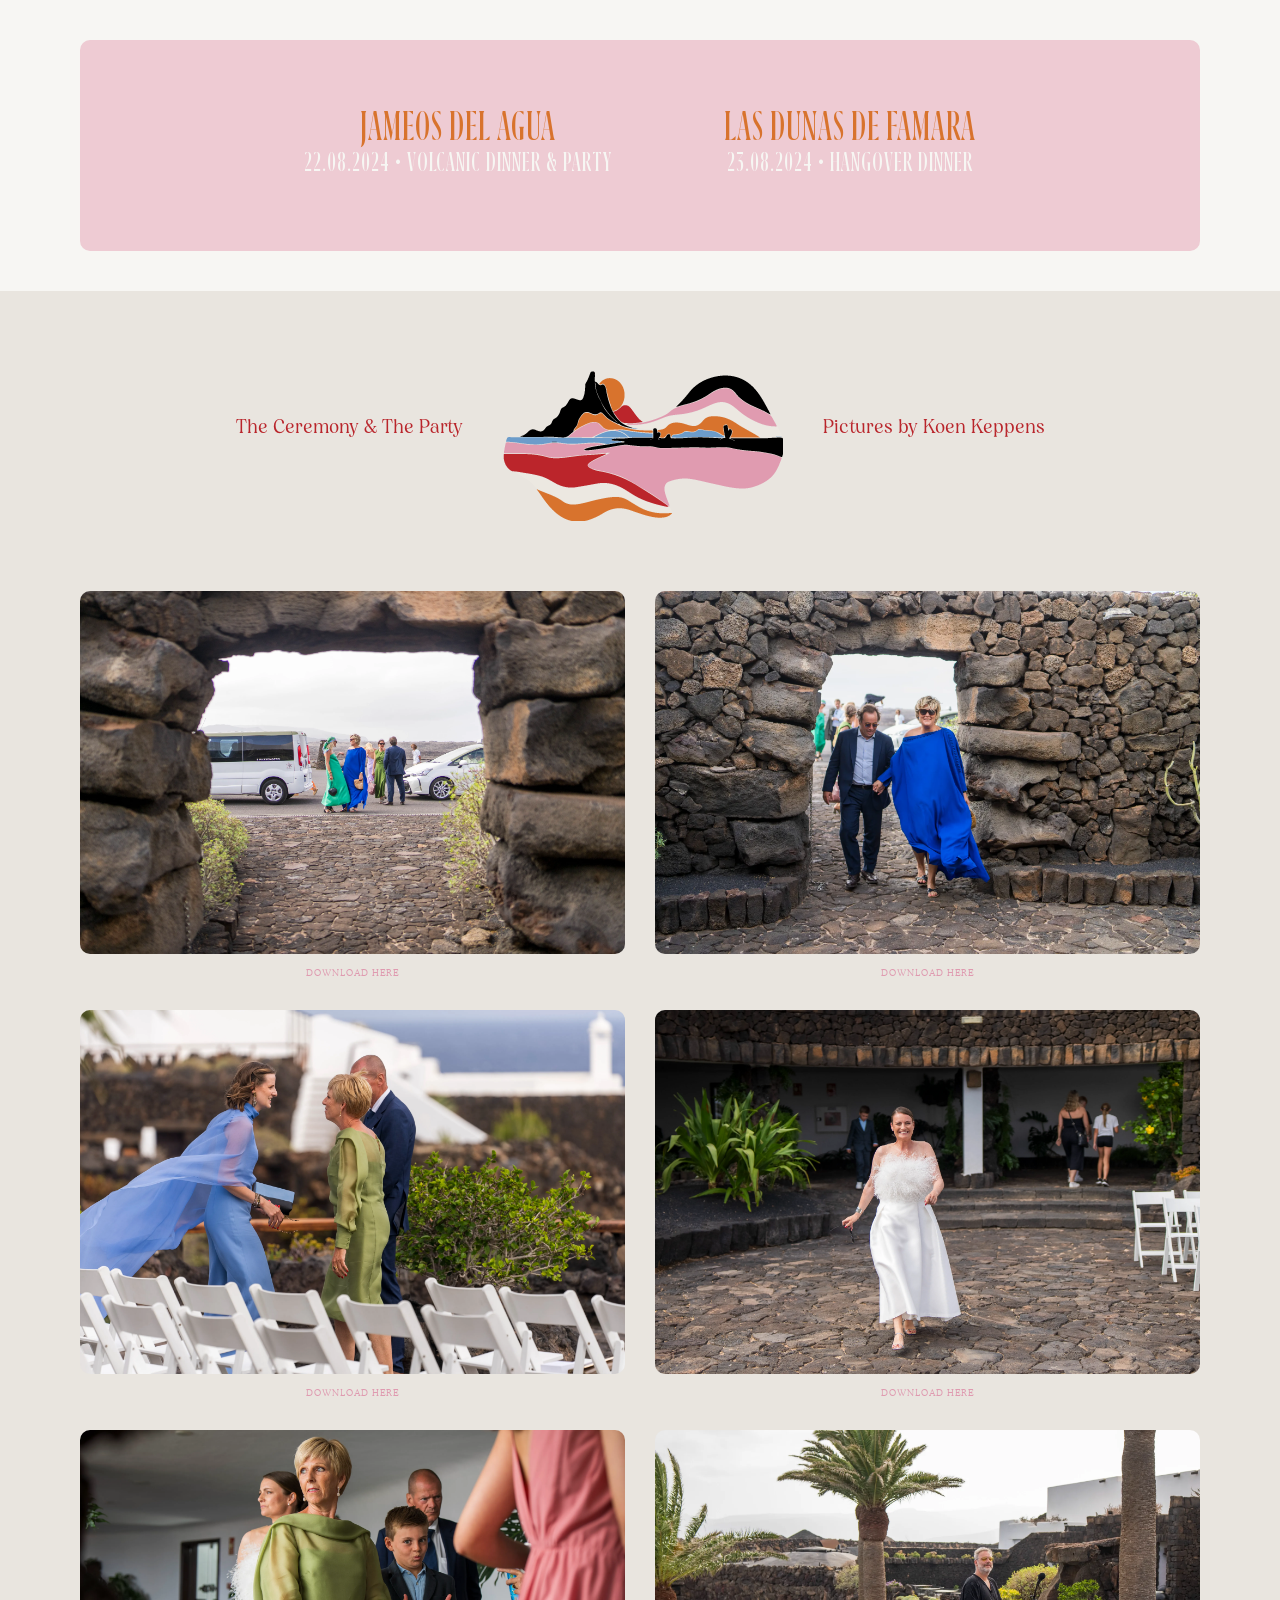
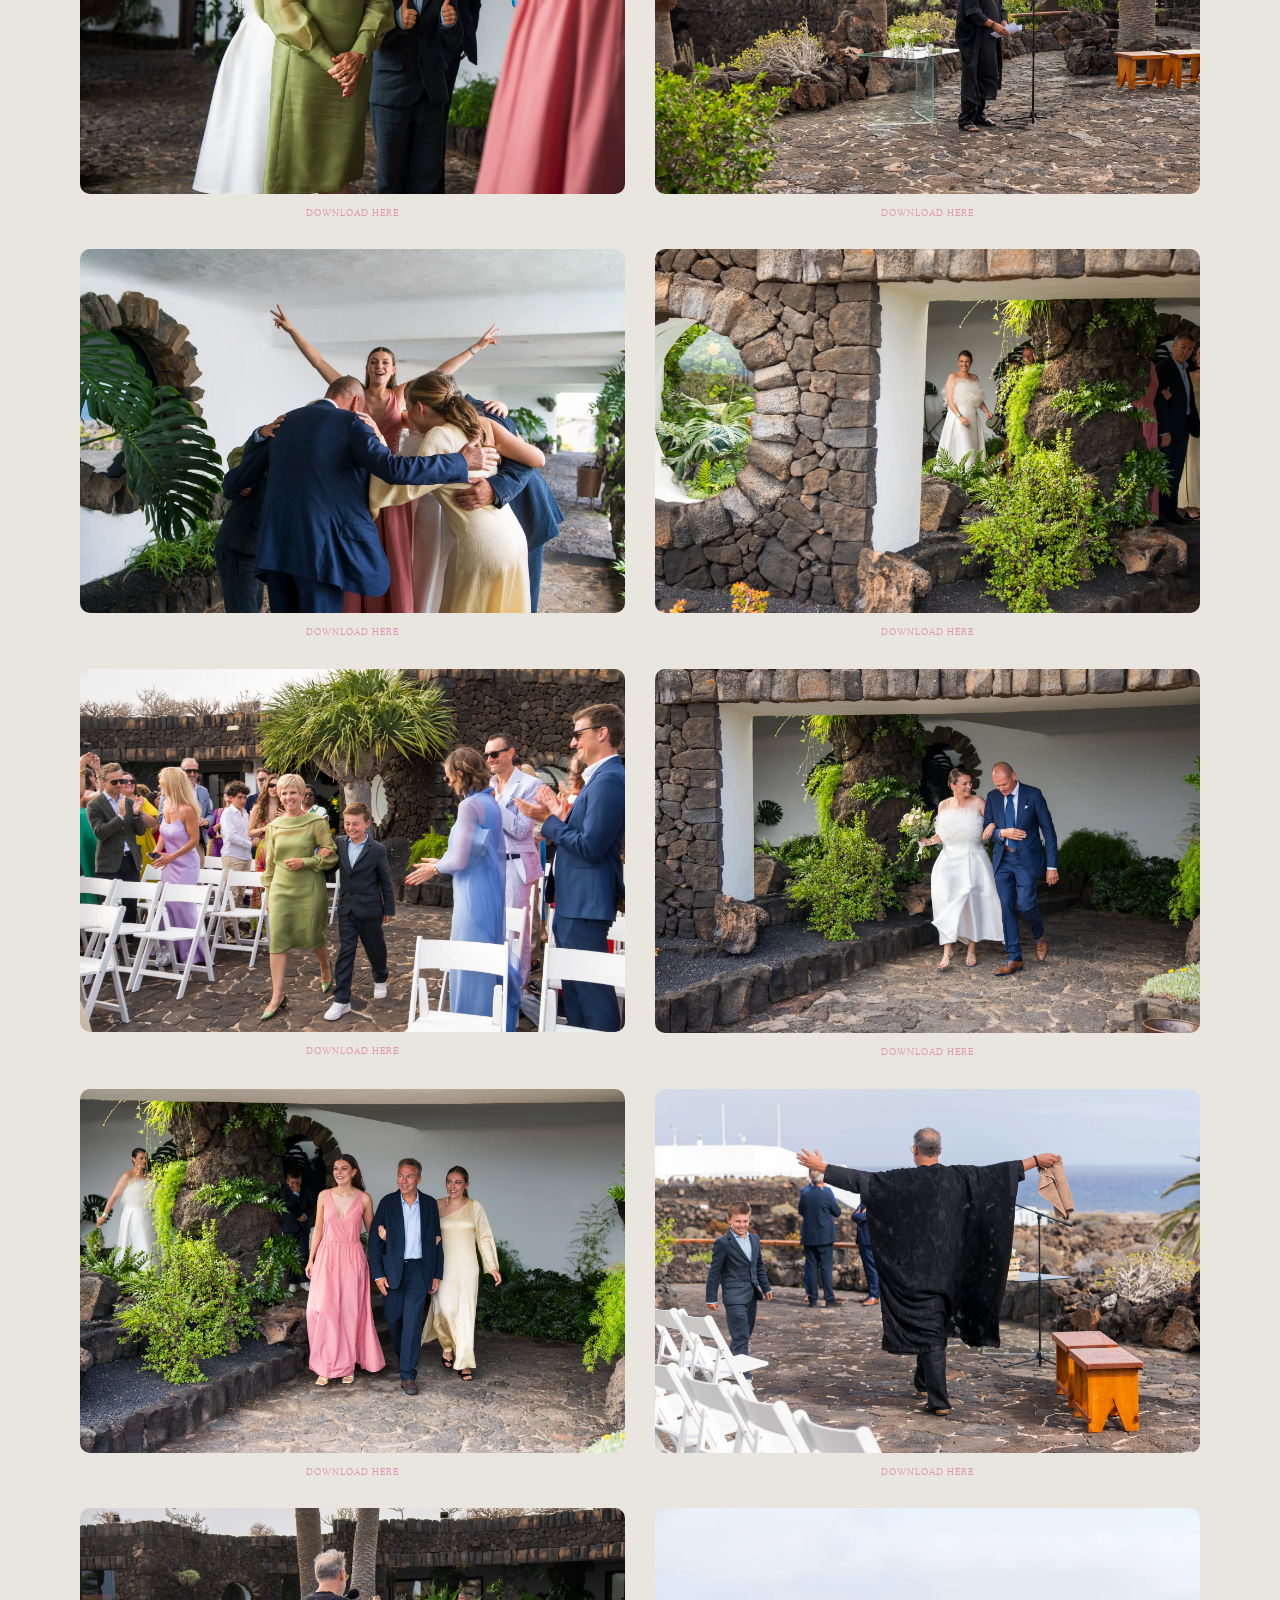
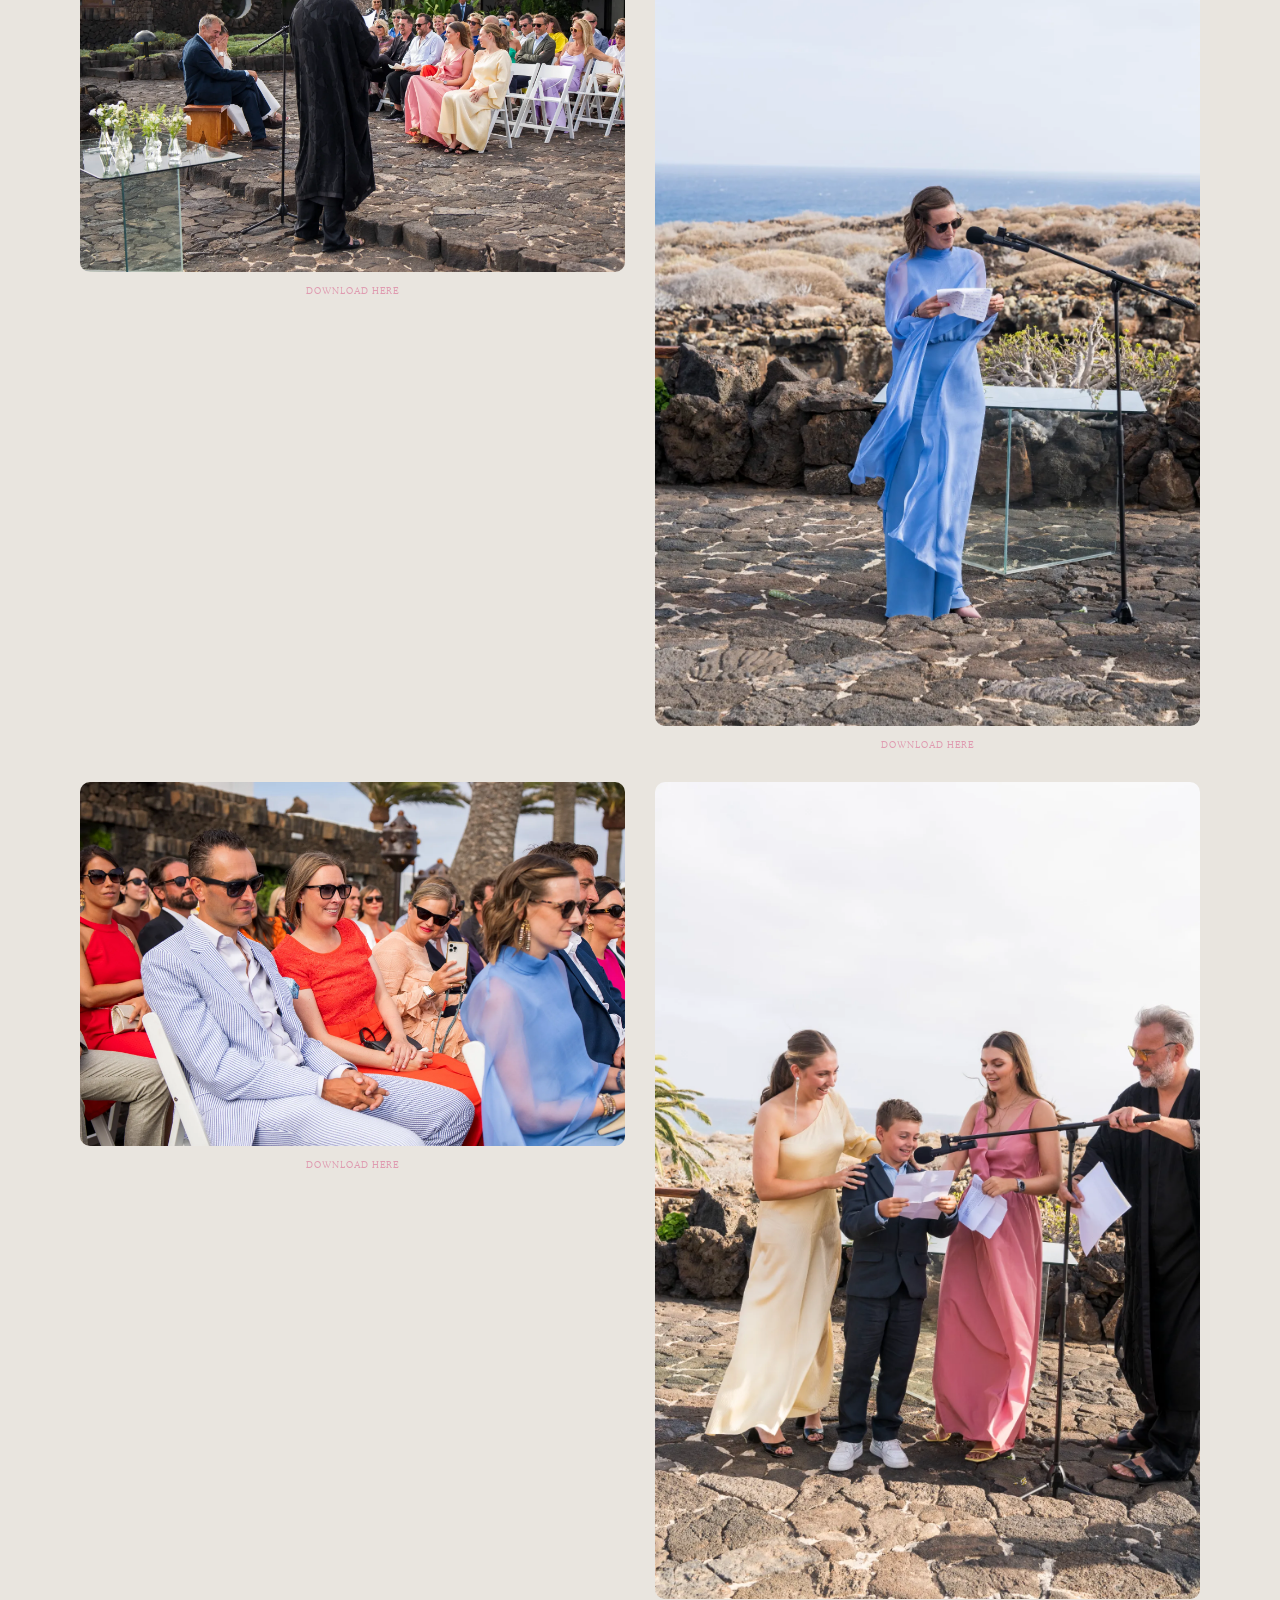
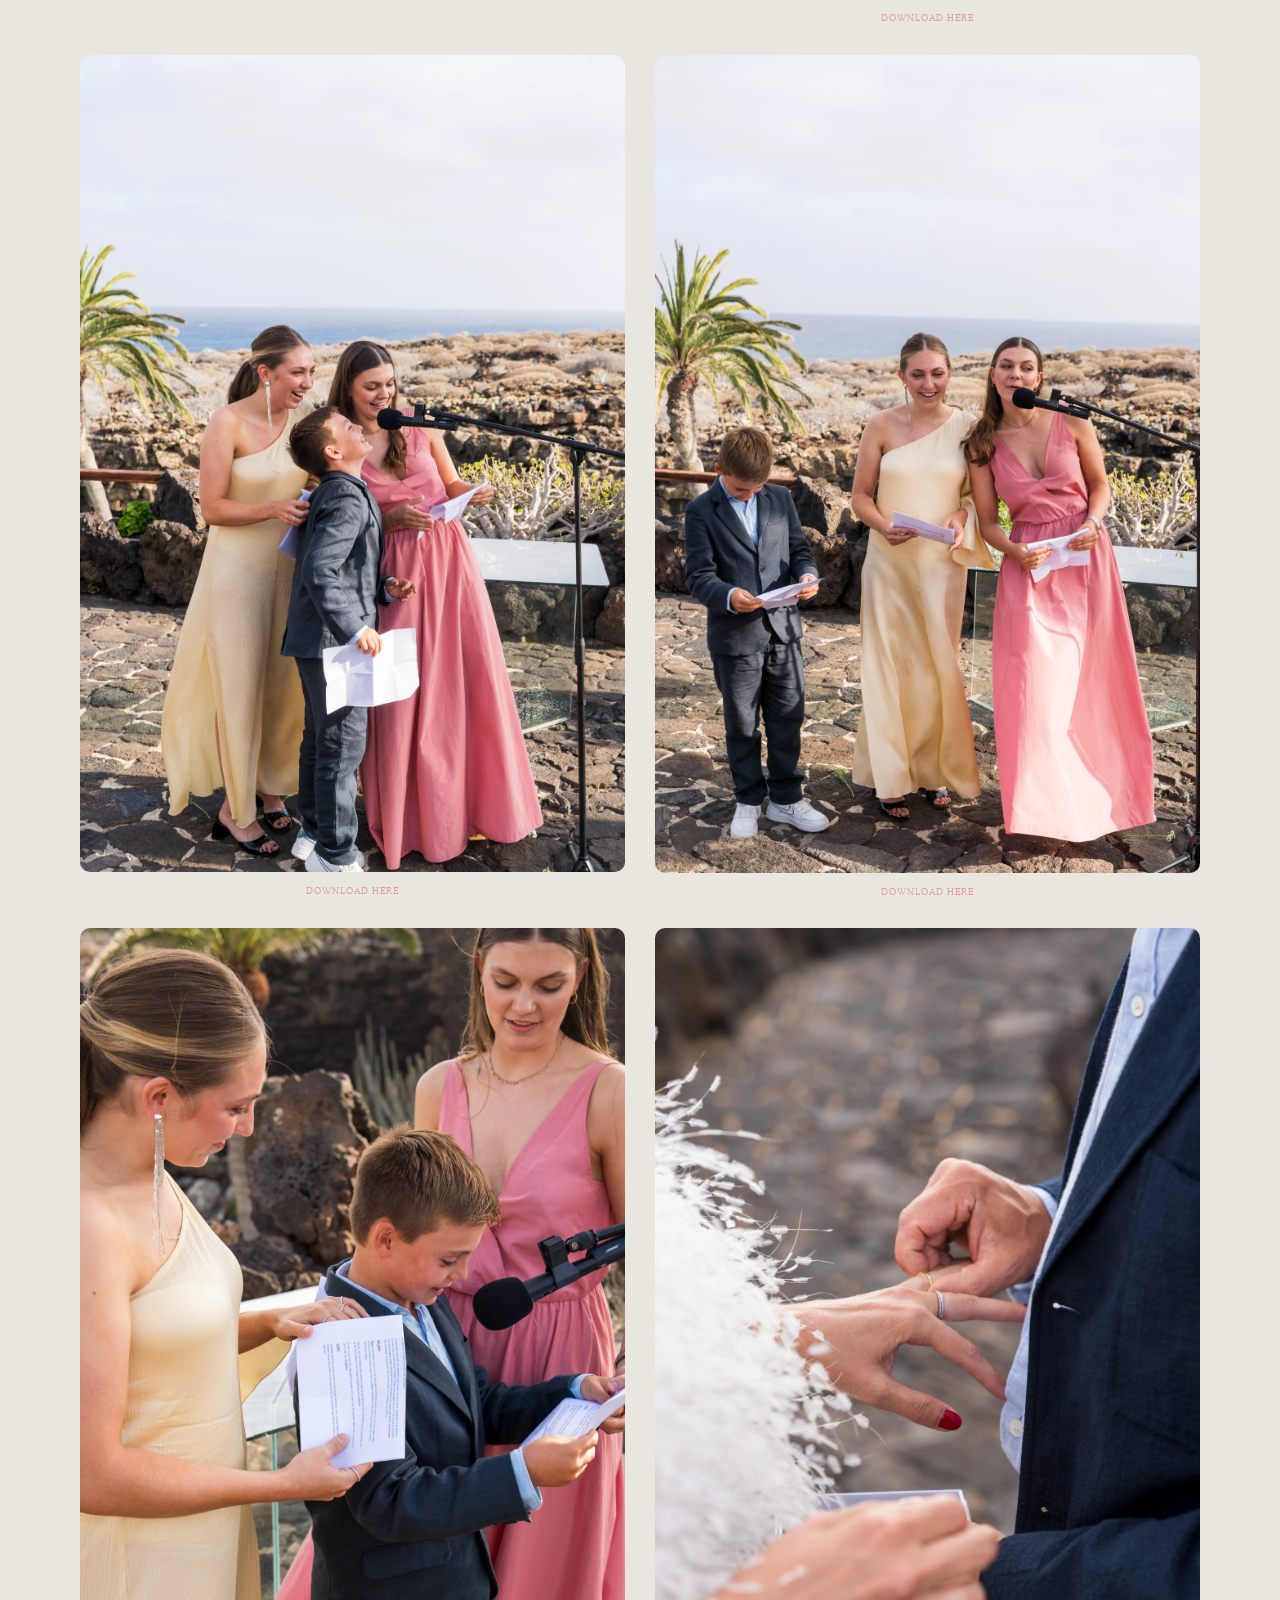
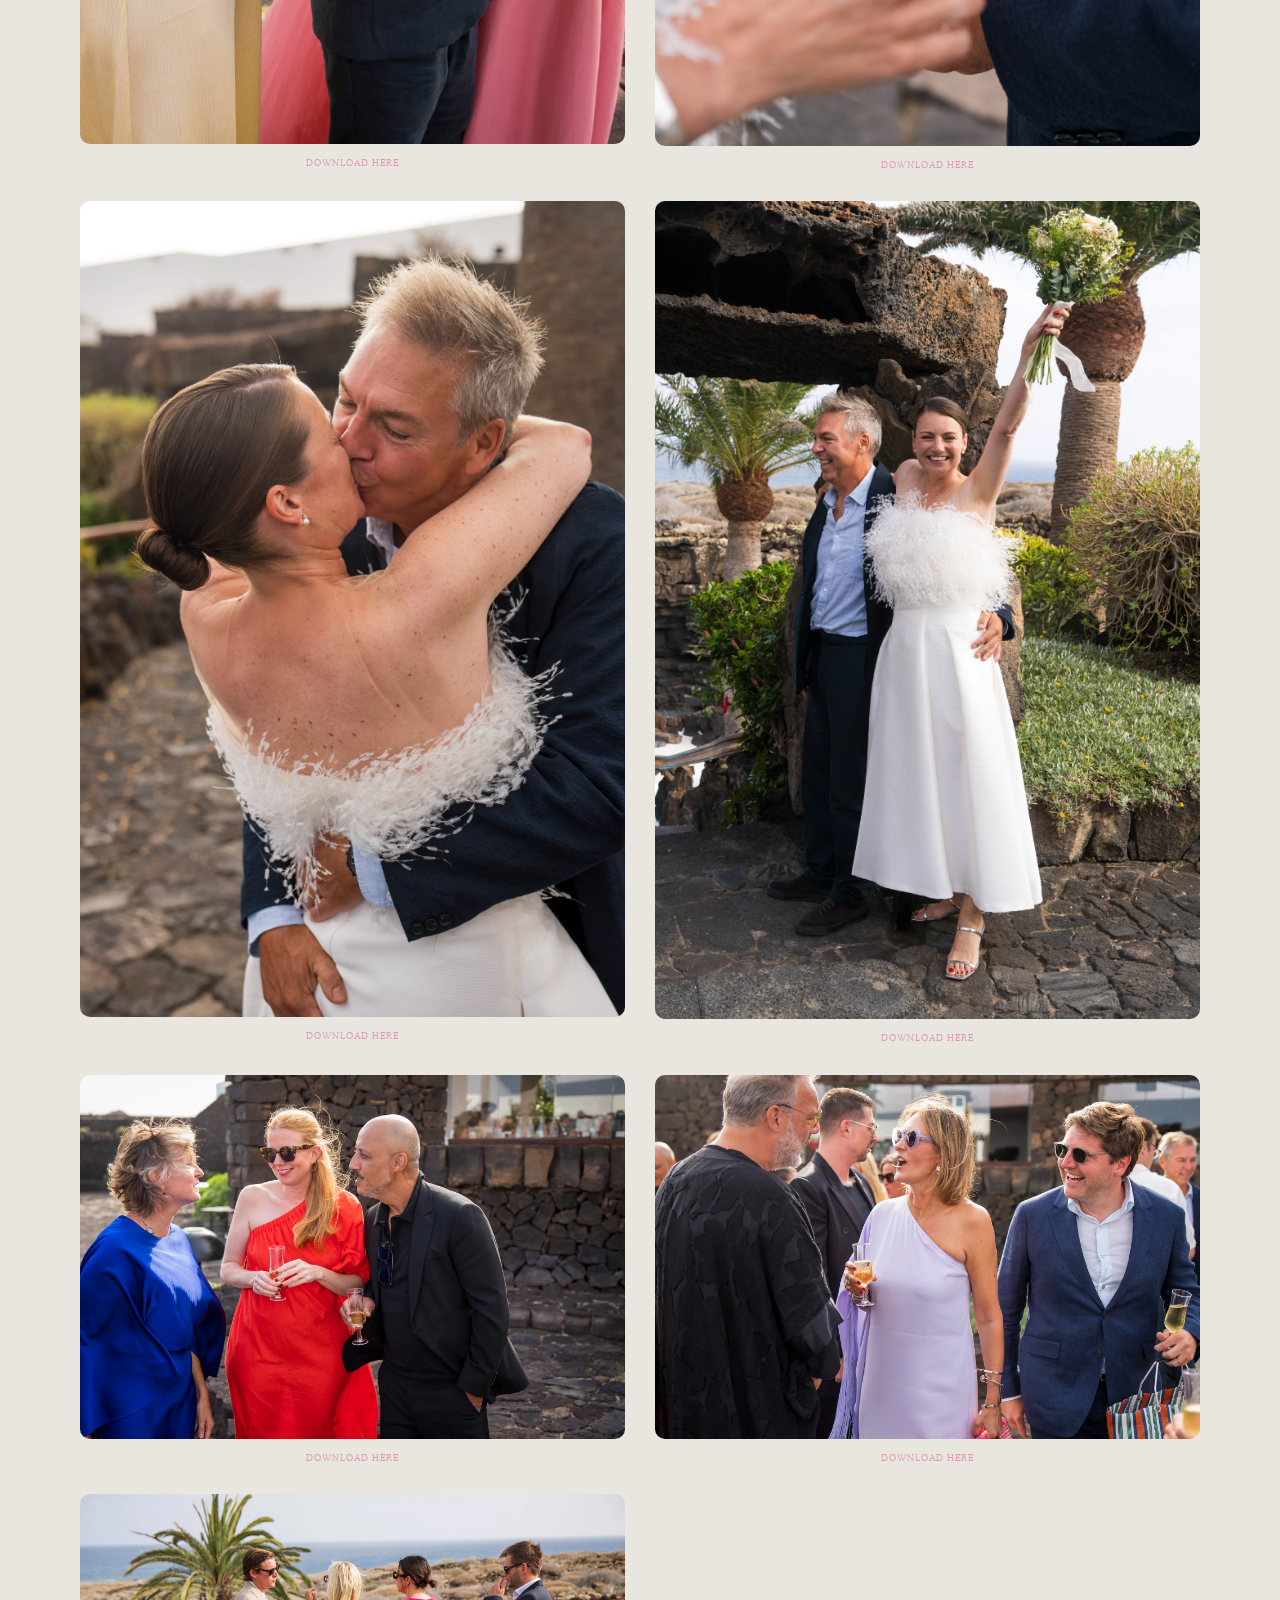
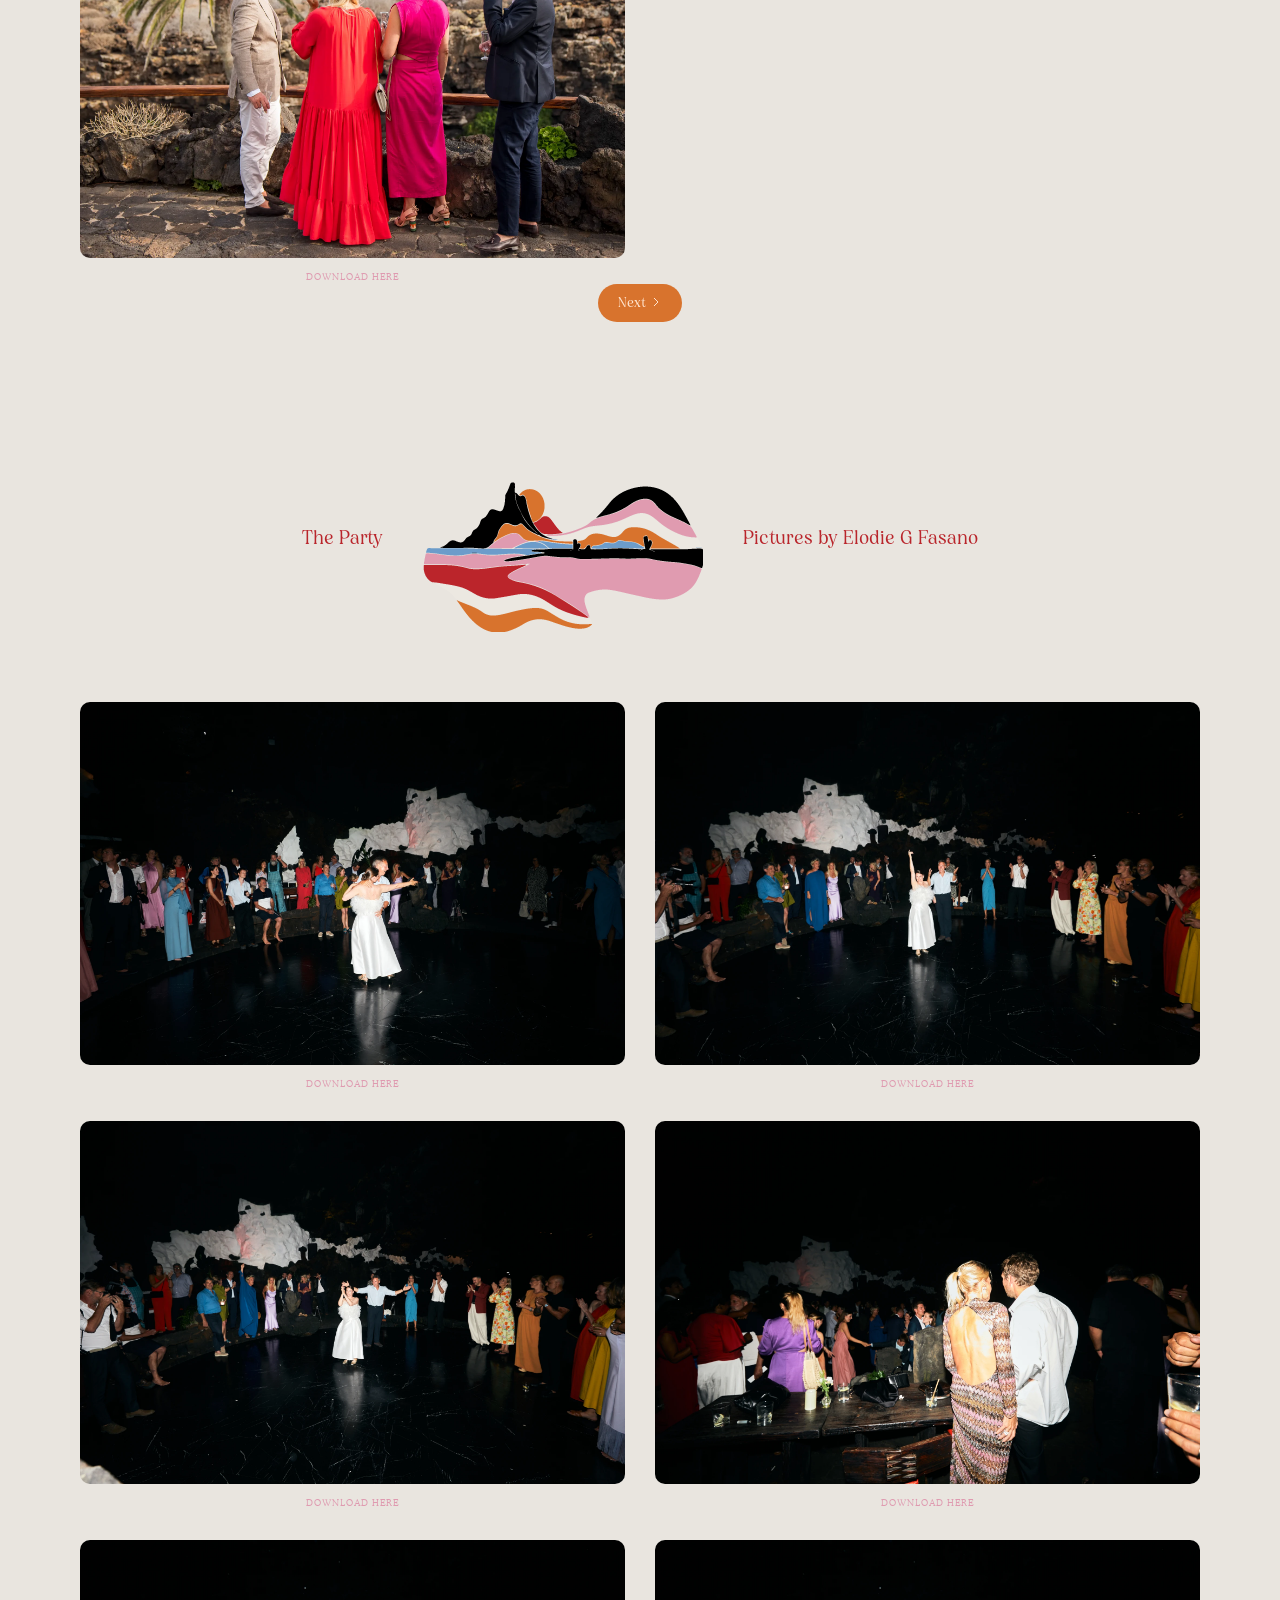
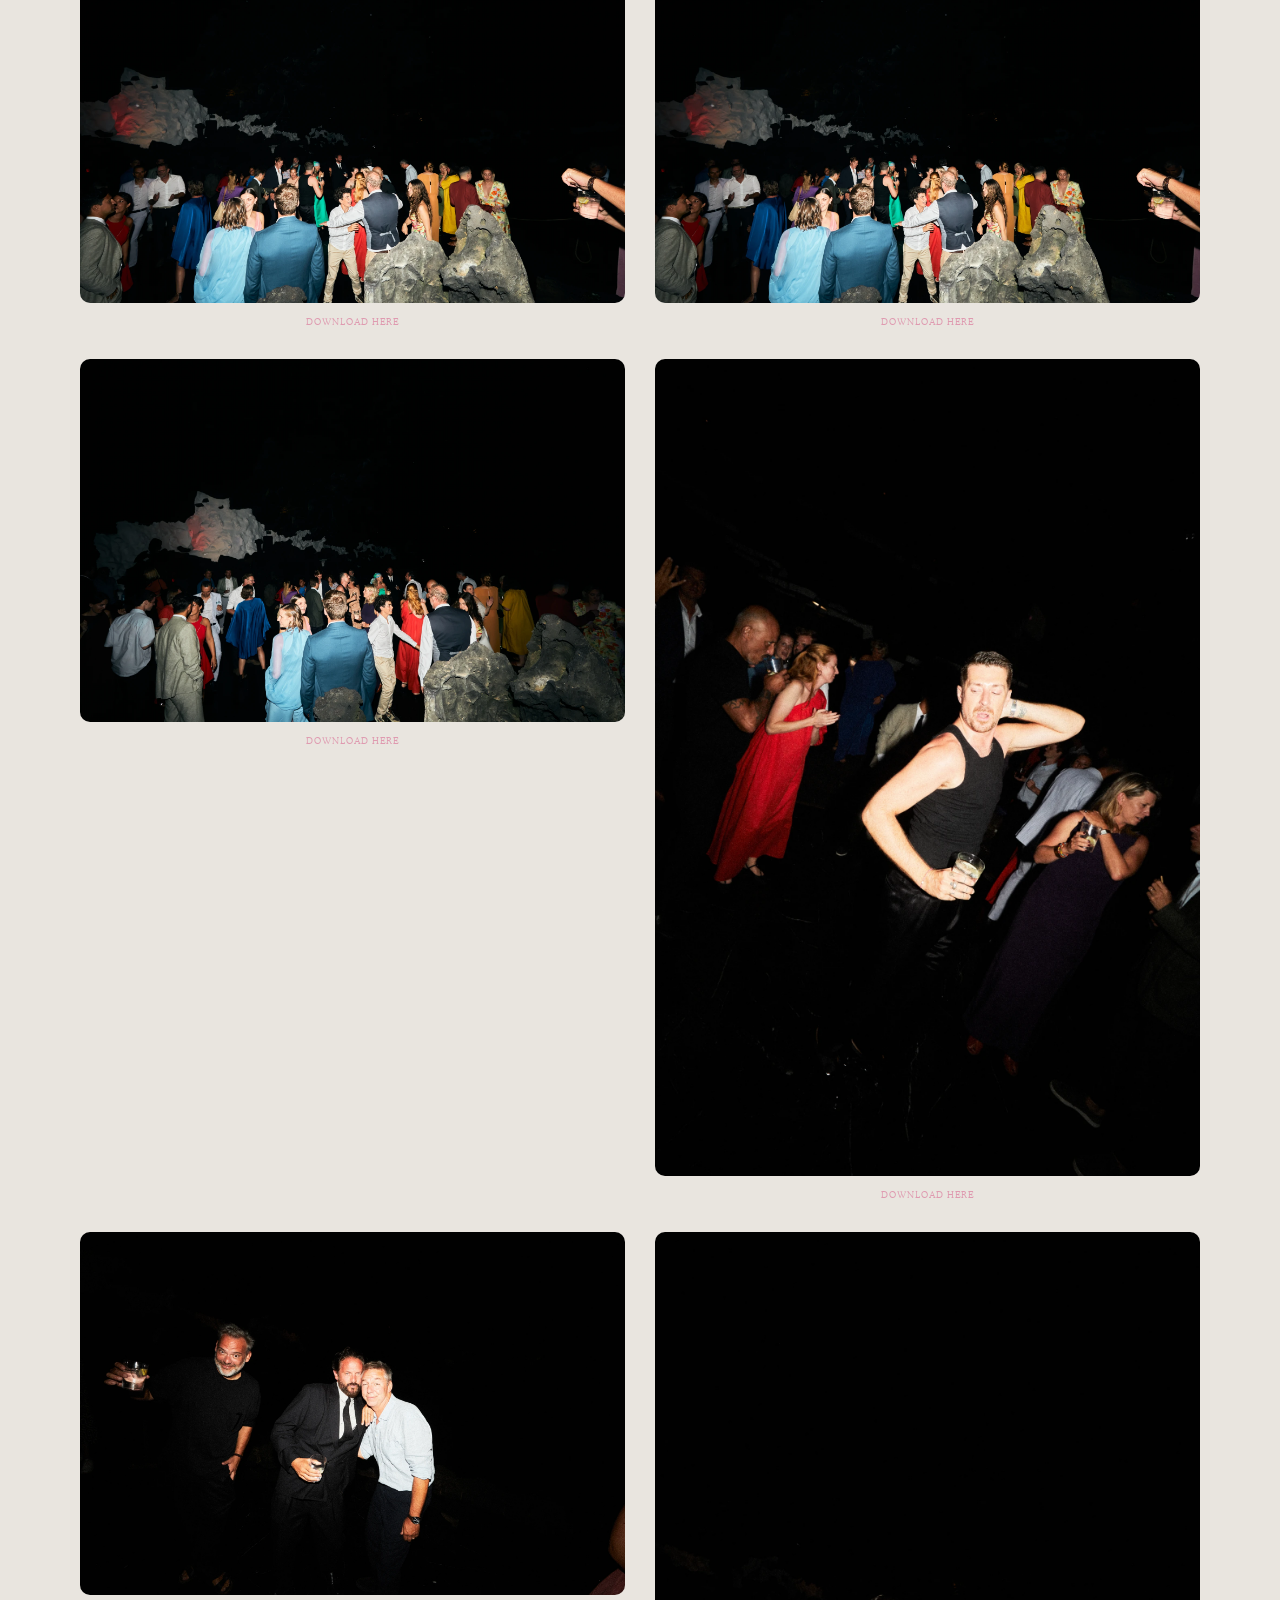
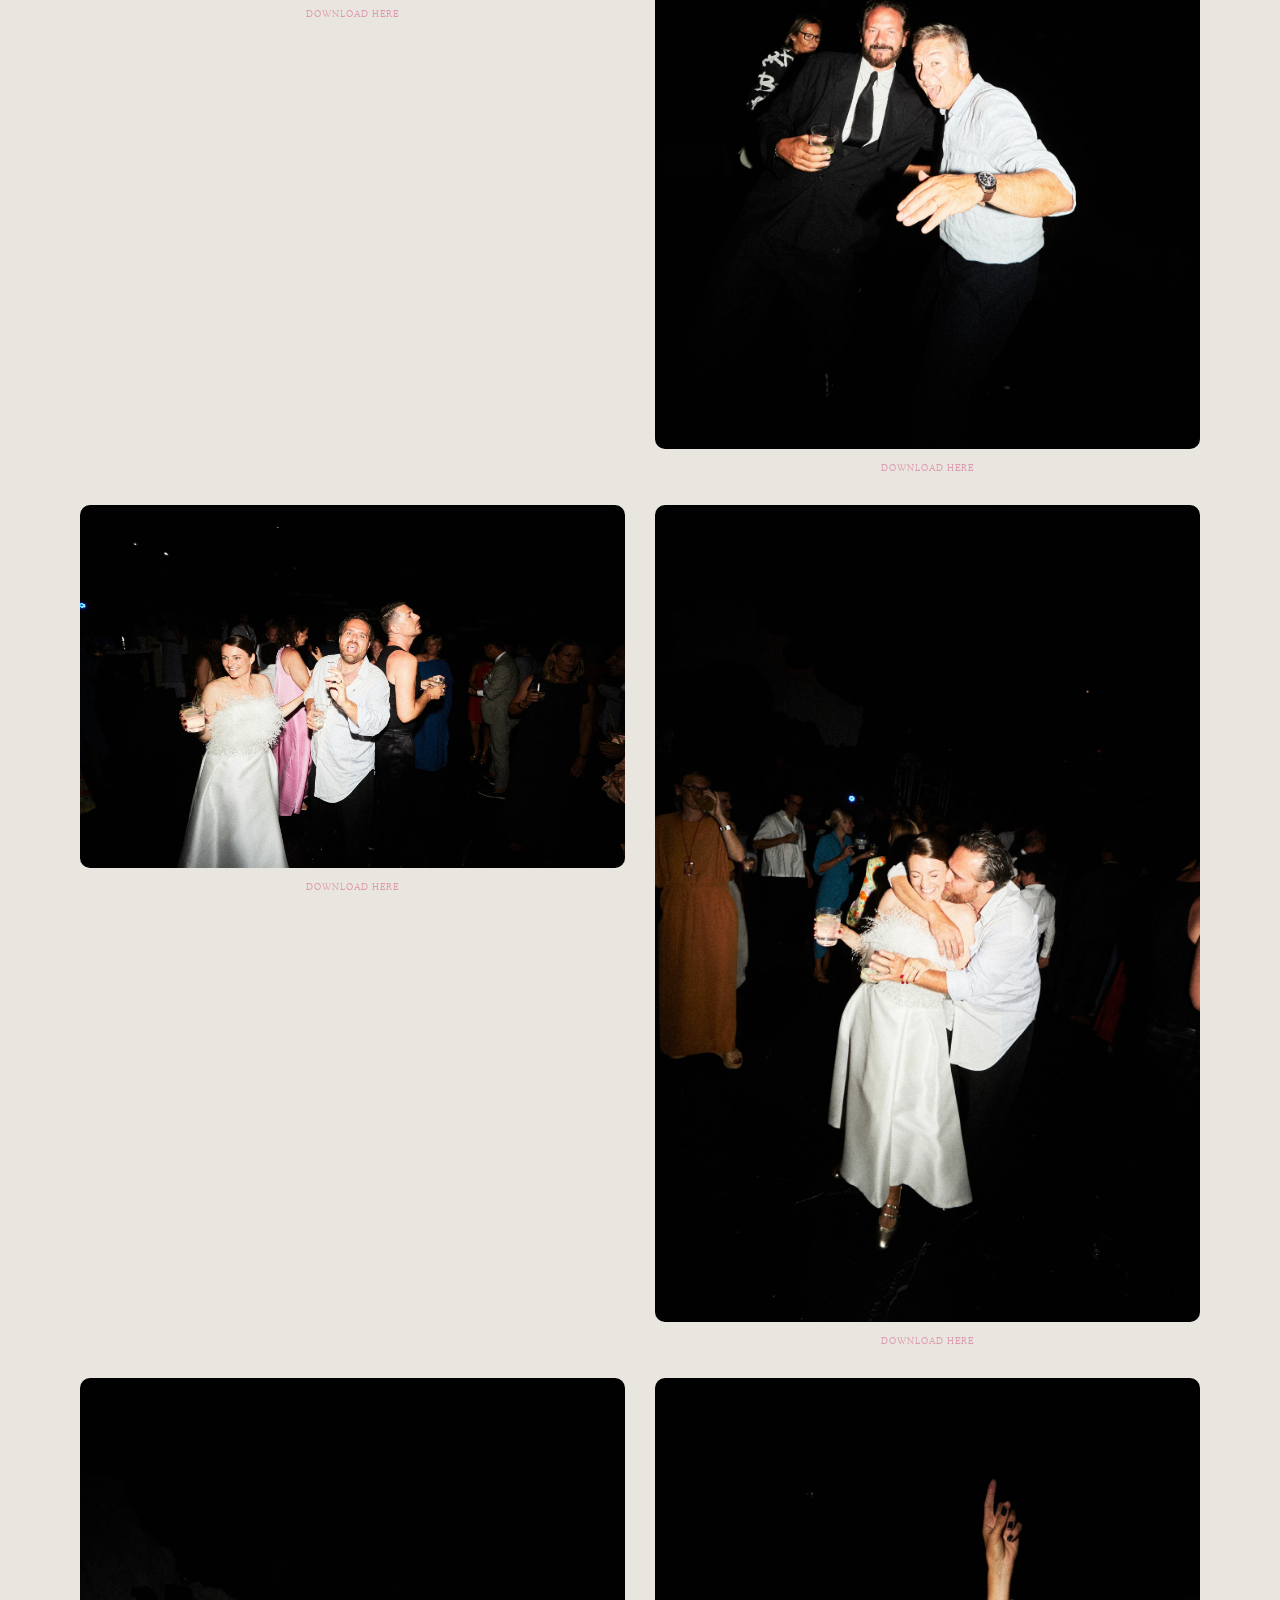
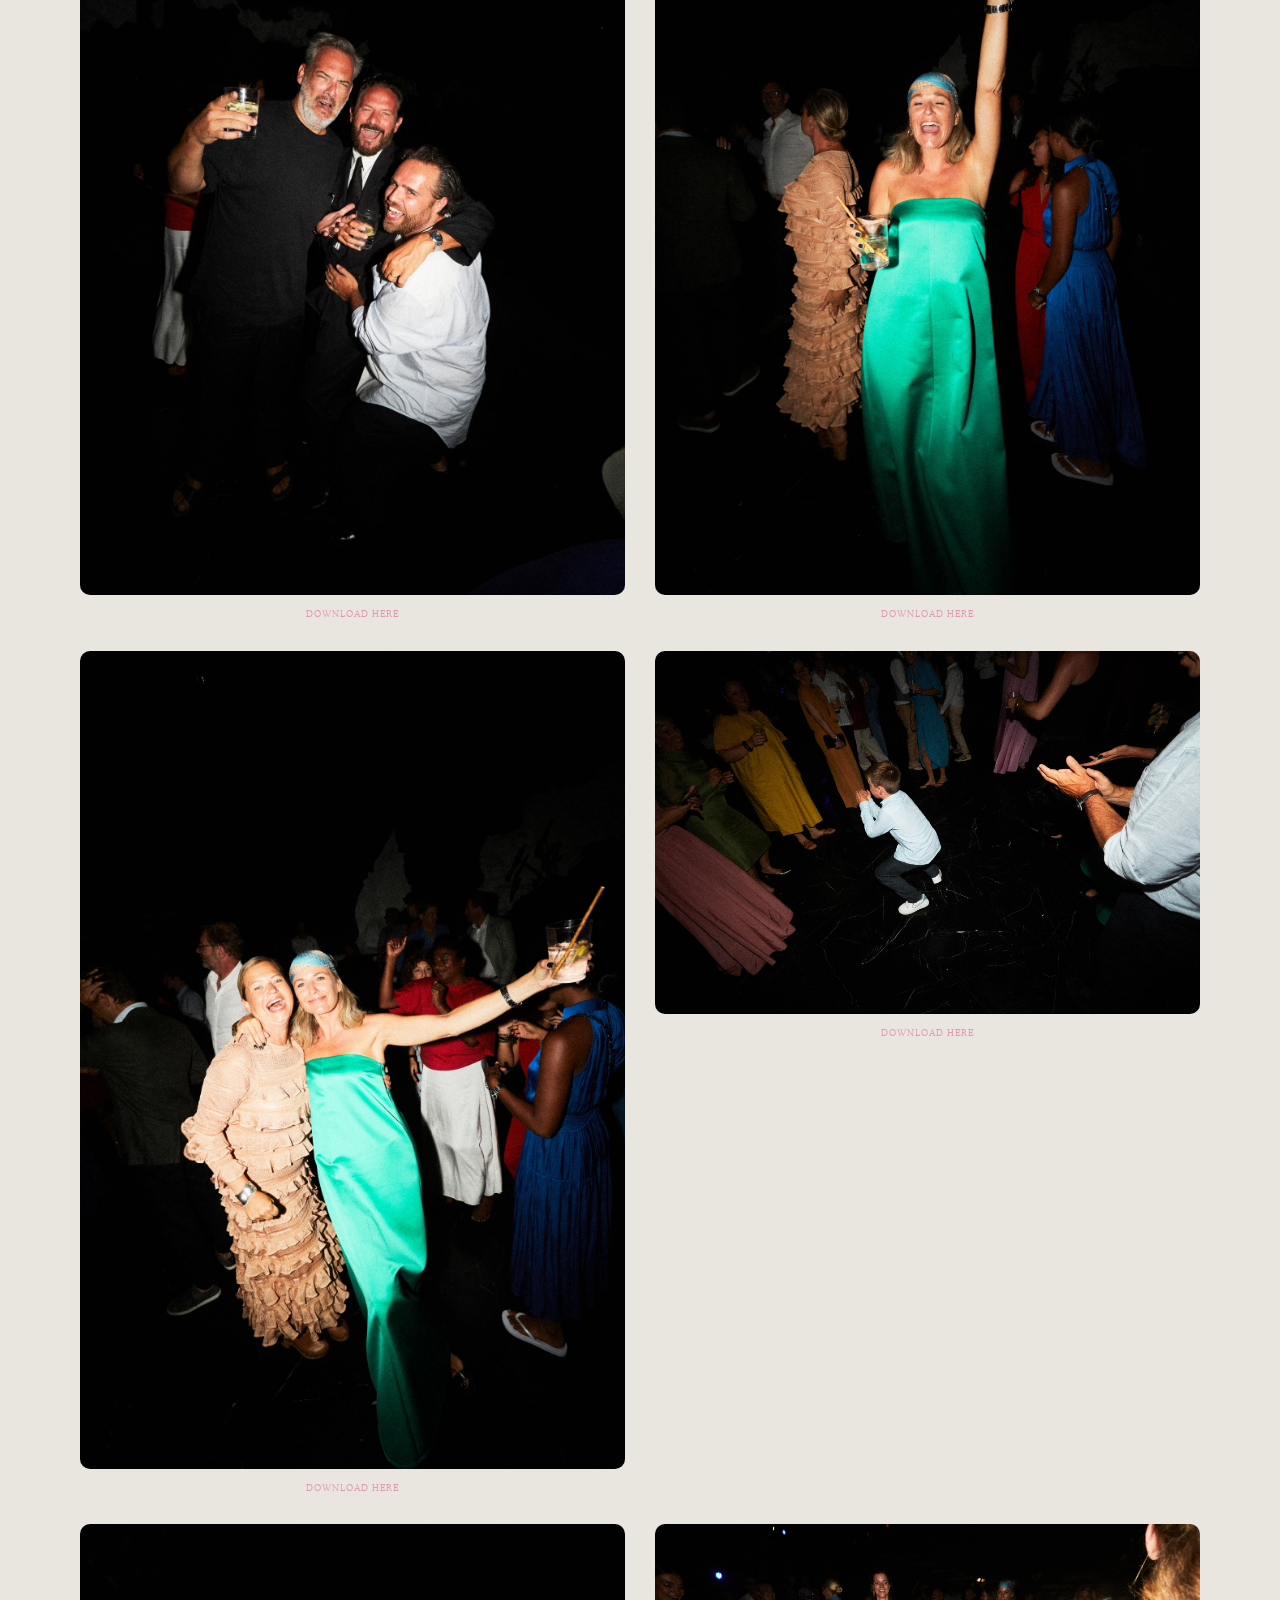
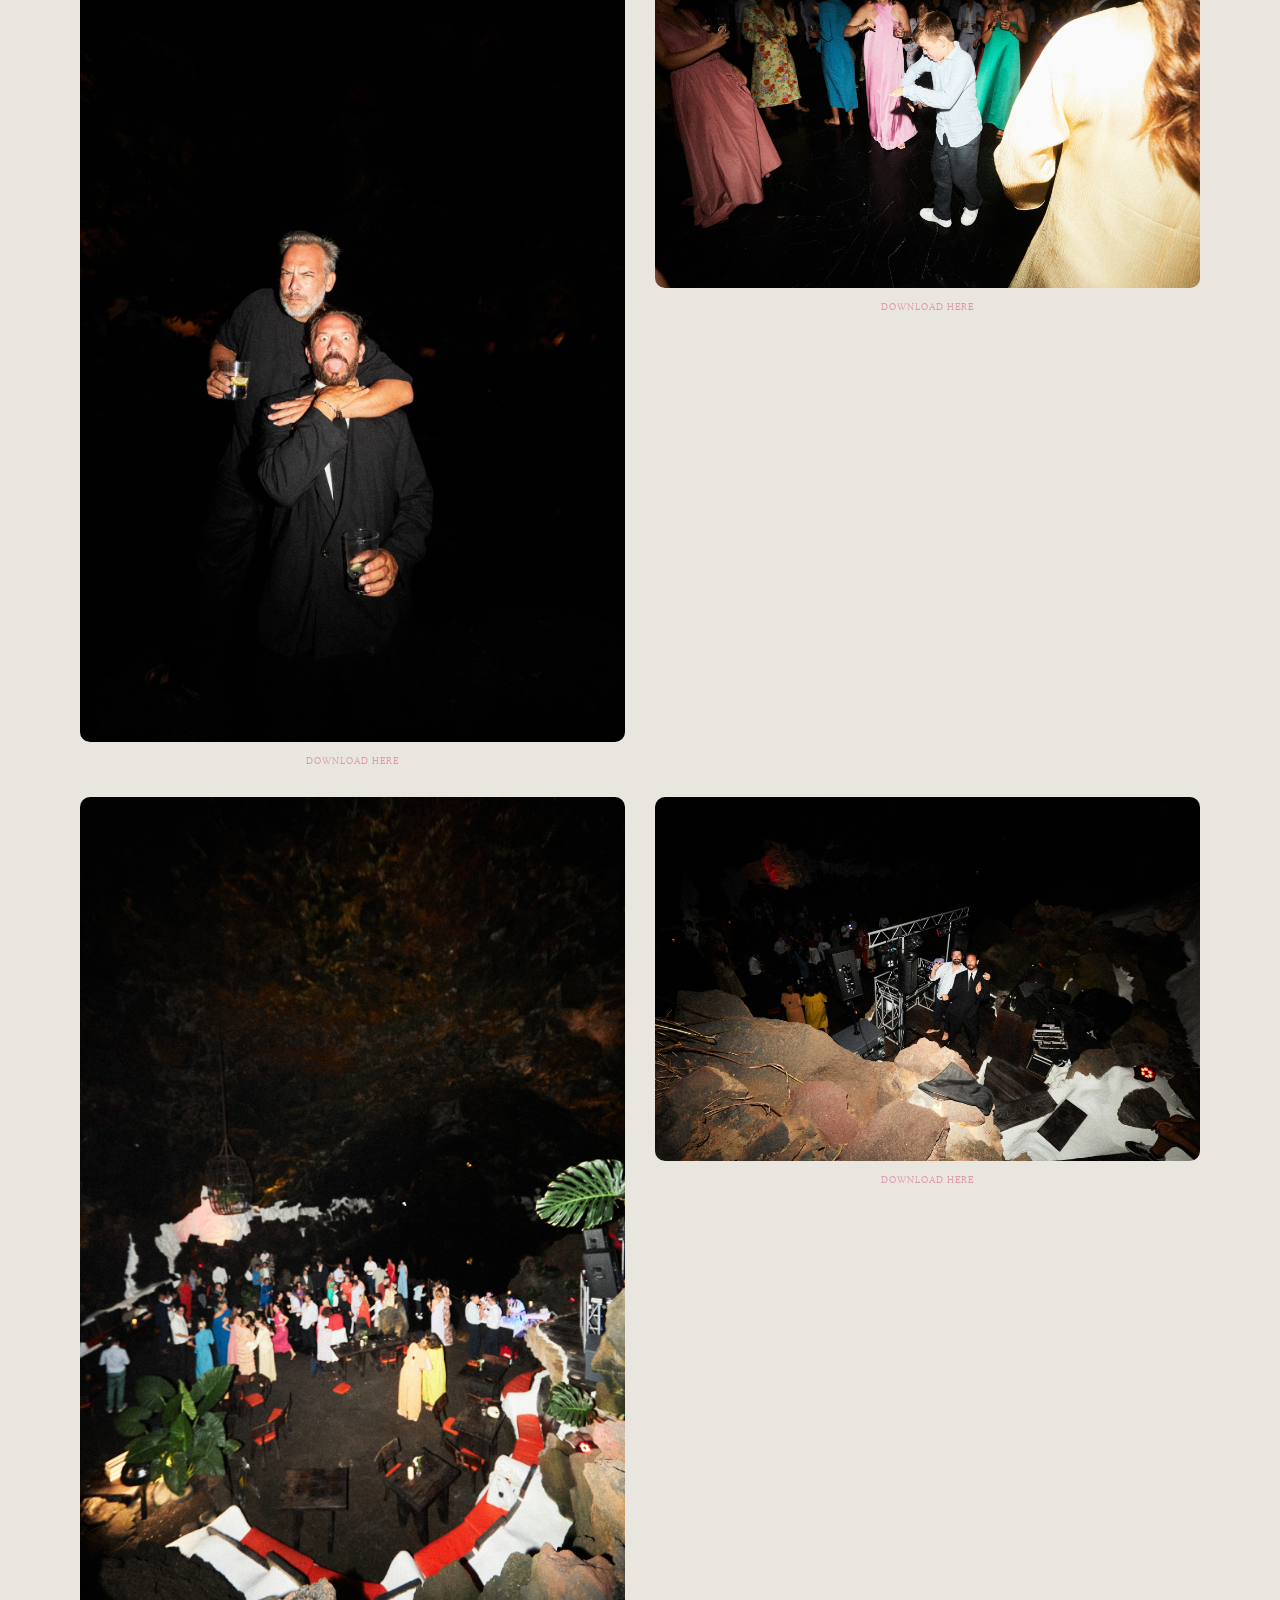
<file: pictures/index.html>
<!doctype html>
<!DOCTYPE html>
<!-- Last Published: Sat Dec 14 2024 06:41:04 GMT+0000 (Coordinated Universal Time) --><html data-wf-domain="www.weddingwendyanddirk.com" data-wf-page="675872c183efe7156a5697ec" data-wf-site="6544ccd9e8cd6d6114932311" lang="en"><head><meta charset="utf-8"/><link crossorigin="anonymous" href="https://cdn.prod.website-files.com" rel="preconnect"/><title>Pictures</title><meta content="Pictures" property="og:title"/><meta content="Pictures" name="twitter:title"/><meta content="width=device-width, initial-scale=1" name="viewport"/><link href="../assets/site.css" rel="stylesheet" type="text/css"/><link href="https://fonts.googleapis.com" rel="preconnect"/><link crossorigin="anonymous" href="https://fonts.gstatic.com" rel="preconnect"/><script src="../assets/012e56dad079-webfont.js" type="text/javascript"></script><script type="text/javascript">WebFont.load({  google: {    families: ["Montserrat:100,100italic,200,200italic,300,300italic,400,400italic,500,500italic,600,600italic,700,700italic,800,800italic,900,900italic"]  }});</script><script type="text/javascript">!function(o,c){var n=c.documentElement,t=" w-mod-";n.className+=t+"js",("ontouchstart"in o||o.DocumentTouch&&c instanceof DocumentTouch)&&(n.className+=t+"touch")}(window,document);</script><link href="../assets/666a513c7777-66509c26cd4a36647259c584_ico.png" rel="shortcut icon" type="image/x-icon"/><link href="../assets/8c3978d186e9-66509bbc877ceb0d41e11fc5_webclip.png" rel="apple-touch-icon"/></head><body><div class="mini-menu"><a class="link-block_pictures w-inline-block" href="#JAMEOS"><div class="picture_menu">JAMEOS DEL AGUA</div><div class="picture_menu_details">22.08.2024 • Volcanic Dinner &amp; Party</div></a><a class="link-block_pictures w-inline-block" href="#LAS-DUNAS-SECTION"><div class="picture_menu">LAS DUNAS DE FAMARA</div><div class="picture_menu_details">23.08.2024 • Hangover Dinner</div></a></div><section class="w-layout-blockcontainer page-wrapper w-container"><section class="jameos_section" id="JAMEOS"><div class="koen-keppens"><div class="pictures_image_icon_wrapper"><div class="text-block-12-copy">The Ceremony &amp; The Party</div><img alt="" class="image-5" loading="lazy" src="../assets/94d5bb0106b2-665061a93a4c2741152e7fde_VOLCANIC-DINNER.png"/><div class="text-block-12-copy">Pictures by Koen Keppens</div></div><div class="collection_wrapper"><div class="collection-list-wrapper w-dyn-list"><div class="collection-list w-dyn-items" role="list"><div class="collection-item w-dyn-item" role="listitem"><div class="cms_image_wrapper"><img alt="" class="image_cms" loading="lazy" sizes="(max-width: 479px) 87vw, (max-width: 767px) 46vw, (max-width: 991px) 45vw, 40vw" src="../gallery-backup/photos/4c8a70d10656cc25.webp" width="Auto"/><a class="link-block w-inline-block" href="https://www.dropbox.com/scl/fi/8bxggfgxkkh1xml8n63ld/01.jpg?rlkey=5v72fpk5dyqzkt5veypzgzi8d&amp;dl=0" target="_blank"><div class="link_picture_download">download here<br/></div></a></div></div><div class="collection-item w-dyn-item" role="listitem"><div class="cms_image_wrapper"><img alt="" class="image_cms" loading="lazy" sizes="(max-width: 479px) 87vw, (max-width: 767px) 46vw, (max-width: 991px) 45vw, 40vw" src="../gallery-backup/photos/0860413114f73700.webp" width="Auto"/><a class="link-block w-inline-block" href="https://www.dropbox.com/scl/fi/zo0u2s204teim2vsqv2tl/02.jpg?rlkey=rvn1co8ycdxvg6gqrwghn0q3i&amp;st=zbrcc8ir&amp;dl=0" target="_blank"><div class="link_picture_download">download here<br/></div></a></div></div><div class="collection-item w-dyn-item" role="listitem"><div class="cms_image_wrapper"><img alt="" class="image_cms" loading="lazy" sizes="(max-width: 479px) 87vw, (max-width: 767px) 46vw, (max-width: 991px) 45vw, 40vw" src="../gallery-backup/photos/6d21407630a564f7.webp" width="Auto"/><a class="link-block w-inline-block" href="https://www.dropbox.com/scl/fi/472p3976d8hk5h4ytef68/03.jpg?rlkey=vzrb09xtq2tyth48sgdtt2ctu&amp;st=68hmsf4k&amp;dl=0" target="_blank"><div class="link_picture_download">download here<br/></div></a></div></div><div class="collection-item w-dyn-item" role="listitem"><div class="cms_image_wrapper"><img alt="" class="image_cms" loading="lazy" sizes="(max-width: 479px) 87vw, (max-width: 767px) 46vw, (max-width: 991px) 45vw, 40vw" src="../gallery-backup/photos/d398abbdfe101786.webp" width="Auto"/><a class="link-block w-inline-block" href="https://www.dropbox.com/scl/fi/fxy2xmttxbr95zt020zb7/04.jpg?rlkey=gjlnk26u99h6zuuzqez94enea&amp;st=1o6dtgc8&amp;dl=0" target="_blank"><div class="link_picture_download">download here<br/></div></a></div></div><div class="collection-item w-dyn-item" role="listitem"><div class="cms_image_wrapper"><img alt="" class="image_cms" loading="lazy" sizes="(max-width: 479px) 87vw, (max-width: 767px) 46vw, (max-width: 991px) 45vw, 40vw" src="../gallery-backup/photos/9ecc250a85427be7.webp" width="Auto"/><a class="link-block w-inline-block" href="https://www.dropbox.com/scl/fi/muj0d657qc1rwfug9zz3v/05.jpg?rlkey=0u7lqxaey3n9xxgrhypkxon75&amp;st=v4mvutu3&amp;dl=0" target="_blank"><div class="link_picture_download">download here<br/></div></a></div></div><div class="collection-item w-dyn-item" role="listitem"><div class="cms_image_wrapper"><img alt="" class="image_cms" loading="lazy" sizes="(max-width: 479px) 87vw, (max-width: 767px) 46vw, (max-width: 991px) 45vw, 40vw" src="../gallery-backup/photos/628283b424f81f9e.webp" width="Auto"/><a class="link-block w-inline-block" href="https://www.dropbox.com/scl/fi/qjkvq2kz26iwew4xrp2cq/06.jpg?rlkey=aueckqbpljyfk0edpglktrfb6&amp;st=buloggke&amp;dl=0" target="_blank"><div class="link_picture_download">download here<br/></div></a></div></div><div class="collection-item w-dyn-item" role="listitem"><div class="cms_image_wrapper"><img alt="" class="image_cms" loading="lazy" sizes="(max-width: 479px) 87vw, (max-width: 767px) 46vw, (max-width: 991px) 45vw, 40vw" src="../gallery-backup/photos/fe04e8276c11f21f.webp" width="Auto"/><a class="link-block w-inline-block" href="https://www.dropbox.com/scl/fi/56cc2piyzx5kla2j2iyo0/07.jpg?rlkey=lzl0a8nehrhw8nx2udzrvi44i&amp;st=6y608ekr&amp;dl=0" target="_blank"><div class="link_picture_download">download here<br/></div></a></div></div><div class="collection-item w-dyn-item" role="listitem"><div class="cms_image_wrapper"><img alt="" class="image_cms" loading="lazy" sizes="(max-width: 479px) 87vw, (max-width: 767px) 46vw, (max-width: 991px) 45vw, 40vw" src="../gallery-backup/photos/aefd8ee167a02654.webp" width="Auto"/><a class="link-block w-inline-block" href="https://www.dropbox.com/scl/fi/sv6p02tngjnk53gpu5ork/08.jpg?rlkey=m1o5mm5qi4n39d4kmoi59y3m6&amp;st=6r6rnzyy&amp;dl=0" target="_blank"><div class="link_picture_download">download here<br/></div></a></div></div><div class="collection-item w-dyn-item" role="listitem"><div class="cms_image_wrapper"><img alt="" class="image_cms" loading="lazy" sizes="(max-width: 479px) 87vw, (max-width: 767px) 46vw, (max-width: 991px) 45vw, 40vw" src="../gallery-backup/photos/40f5230ae36c8e90.webp" width="Auto"/><a class="link-block w-inline-block" href="https://www.dropbox.com/scl/fi/1wdzvq35bj3uw6j02tiex/09.jpg?rlkey=gk4jcz4amrp6ypu5jalrm3t0h&amp;st=oz1mpdd9&amp;dl=0" target="_blank"><div class="link_picture_download">download here<br/></div></a></div></div><div class="collection-item w-dyn-item" role="listitem"><div class="cms_image_wrapper"><img alt="" class="image_cms" loading="lazy" sizes="(max-width: 479px) 87vw, (max-width: 767px) 46vw, (max-width: 991px) 45vw, 40vw" src="../gallery-backup/photos/3647bed1b66d5a90.webp" width="Auto"/><a class="link-block w-inline-block" href="https://www.dropbox.com/scl/fi/9or88ucd7v2qjyke46bjd/010.jpg?rlkey=xx344pj7yp2zg9ki6ghab4t3d&amp;st=eu6jdd9x&amp;dl=0" target="_blank"><div class="link_picture_download">download here<br/></div></a></div></div><div class="collection-item w-dyn-item" role="listitem"><div class="cms_image_wrapper"><img alt="" class="image_cms" loading="lazy" sizes="(max-width: 479px) 87vw, (max-width: 767px) 46vw, (max-width: 991px) 45vw, 40vw" src="../gallery-backup/photos/747193123a85a72b.webp" width="Auto"/><a class="link-block w-inline-block" href="https://www.dropbox.com/scl/fi/jgv2zbp5bp63fx9b8s9cs/011.jpg?rlkey=hv8lminyfh9chvtwzgw4kjs6t&amp;st=7nk8841l&amp;dl=0" target="_blank"><div class="link_picture_download">download here<br/></div></a></div></div><div class="collection-item w-dyn-item" role="listitem"><div class="cms_image_wrapper"><img alt="" class="image_cms" loading="lazy" sizes="(max-width: 479px) 87vw, (max-width: 767px) 46vw, (max-width: 991px) 45vw, 40vw" src="../gallery-backup/photos/ca386c5389b9cd62.webp" width="Auto"/><a class="link-block w-inline-block" href="https://www.dropbox.com/scl/fi/zmaysqql9qf0rsnu50wfh/012.jpg?rlkey=wqx3q69b9wckbaji964yvmeqe&amp;st=o1y7d0ay&amp;dl=0" target="_blank"><div class="link_picture_download">download here<br/></div></a></div></div><div class="collection-item w-dyn-item" role="listitem"><div class="cms_image_wrapper"><img alt="" class="image_cms" loading="lazy" sizes="(max-width: 479px) 87vw, (max-width: 767px) 46vw, (max-width: 991px) 45vw, 40vw" src="../gallery-backup/photos/70b5f2992e4223e0.webp" width="Auto"/><a class="link-block w-inline-block" href="https://www.dropbox.com/scl/fi/vhvbcnzi4odjd3j1bw22p/_KEP4367.jpg?rlkey=2vkf605g37y13blh88hf9q9yi&amp;dl=0" target="_blank"><div class="link_picture_download">download here<br/></div></a></div></div><div class="collection-item w-dyn-item" role="listitem"><div class="cms_image_wrapper"><img alt="" class="image_cms" loading="lazy" sizes="(max-width: 479px) 87vw, (max-width: 767px) 46vw, (max-width: 991px) 45vw, 40vw" src="../gallery-backup/photos/465c13b6fa03f546.webp" width="Auto"/><a class="link-block w-inline-block" href="https://www.dropbox.com/scl/fi/r2tlg26rsshr9q4k0evep/014.jpg?rlkey=cg4eaeervanj31xae56sw3yy2&amp;st=2mlayvgt&amp;dl=0" target="_blank"><div class="link_picture_download">download here<br/></div></a></div></div><div class="collection-item w-dyn-item" role="listitem"><div class="cms_image_wrapper"><img alt="" class="image_cms" loading="lazy" sizes="(max-width: 479px) 87vw, (max-width: 767px) 46vw, (max-width: 991px) 45vw, 40vw" src="../gallery-backup/photos/f8ad53a49f1e8789.webp" width="Auto"/><a class="link-block w-inline-block" href="https://www.dropbox.com/scl/fi/uyboj1sf70i0kgjdnwwxk/015.jpg?rlkey=r0ygc8mktsmvol7xeuc6wdm80&amp;st=4f74iyef&amp;dl=0" target="_blank"><div class="link_picture_download">download here<br/></div></a></div></div><div class="collection-item w-dyn-item" role="listitem"><div class="cms_image_wrapper"><img alt="" class="image_cms" loading="lazy" sizes="(max-width: 479px) 87vw, (max-width: 767px) 46vw, (max-width: 991px) 45vw, 40vw" src="../gallery-backup/photos/fc92ebad8b0b00a5.webp" width="Auto"/><a class="link-block w-inline-block" href="https://www.dropbox.com/scl/fi/70yqw1s2w6ql8fa1iu41k/016.jpg?rlkey=2hqovczciek4587uqjjtcbobs&amp;st=r74jruo7&amp;dl=0" target="_blank"><div class="link_picture_download">download here<br/></div></a></div></div><div class="collection-item w-dyn-item" role="listitem"><div class="cms_image_wrapper"><img alt="" class="image_cms" loading="lazy" sizes="(max-width: 479px) 87vw, (max-width: 767px) 46vw, (max-width: 991px) 45vw, 40vw" src="../gallery-backup/photos/6d402cb27c53f734.webp" width="Auto"/><a class="link-block w-inline-block" href="https://www.dropbox.com/scl/fi/ly73dtni3gckfc2p0yjrc/017.webp?rlkey=ta712miioc5r9l2ve8n515x1l&amp;st=uirafhu0&amp;dl=0" target="_blank"><div class="link_picture_download">download here<br/></div></a></div></div><div class="collection-item w-dyn-item" role="listitem"><div class="cms_image_wrapper"><img alt="" class="image_cms" loading="lazy" sizes="(max-width: 479px) 87vw, (max-width: 767px) 46vw, (max-width: 991px) 45vw, 40vw" src="../gallery-backup/photos/0a7ef263f996bccb.webp" width="Auto"/><a class="link-block w-inline-block" href="https://www.dropbox.com/scl/fi/ly73dtni3gckfc2p0yjrc/017.webp?rlkey=ta712miioc5r9l2ve8n515x1l&amp;st=uirafhu0&amp;dl=0" target="_blank"><div class="link_picture_download">download here<br/></div></a></div></div><div class="collection-item w-dyn-item" role="listitem"><div class="cms_image_wrapper"><img alt="" class="image_cms" loading="lazy" sizes="(max-width: 479px) 87vw, (max-width: 767px) 46vw, (max-width: 991px) 45vw, 40vw" src="../gallery-backup/photos/4fa0c4c928361fa2.webp" width="Auto"/><a class="link-block w-inline-block" href="https://www.dropbox.com/scl/fi/fhbh53wzzzit450vfm07k/019.jpg?rlkey=8gep2vkzfum379av4uti30hqr&amp;st=unfnfvu2&amp;dl=0" target="_blank"><div class="link_picture_download">download here<br/></div></a></div></div><div class="collection-item w-dyn-item" role="listitem"><div class="cms_image_wrapper"><img alt="" class="image_cms" loading="lazy" sizes="(max-width: 479px) 87vw, (max-width: 767px) 46vw, (max-width: 991px) 45vw, 40vw" src="../gallery-backup/photos/3b15cc358fbd18a8.webp" width="Auto"/><a class="link-block w-inline-block" href="https://www.dropbox.com/scl/fi/kj6vgm4z8xa6cnh7lkh3s/020.jpg?rlkey=jm6yvnn87ozznzpybarkfsn4y&amp;st=9spmjub5&amp;dl=0" target="_blank"><div class="link_picture_download">download here<br/></div></a></div></div><div class="collection-item w-dyn-item" role="listitem"><div class="cms_image_wrapper"><img alt="" class="image_cms" loading="lazy" sizes="(max-width: 479px) 87vw, (max-width: 767px) 46vw, (max-width: 991px) 45vw, 40vw" src="../gallery-backup/photos/50b86a9a3b0d27b0.webp" width="Auto"/><a class="link-block w-inline-block" href="https://www.dropbox.com/scl/fi/sxxwv7c2ue0le2x5ezt1p/021.jpg?rlkey=bbs8vzr5yibtbkex6nbqvhre4&amp;st=62ghl8jr&amp;dl=0" target="_blank"><div class="link_picture_download">download here<br/></div></a></div></div><div class="collection-item w-dyn-item" role="listitem"><div class="cms_image_wrapper"><img alt="" class="image_cms" loading="lazy" sizes="(max-width: 479px) 87vw, (max-width: 767px) 46vw, (max-width: 991px) 45vw, 40vw" src="../gallery-backup/photos/ee3ab8ebc45c31ba.webp" width="Auto"/><a class="link-block w-inline-block" href="https://www.dropbox.com/scl/fi/ifwilxtea5kzkei7vole6/022.jpg?rlkey=4ufr98inbuoi3ey8ekobvviwi&amp;st=akqz1nnl&amp;dl=0" target="_blank"><div class="link_picture_download">download here<br/></div></a></div></div><div class="collection-item w-dyn-item" role="listitem"><div class="cms_image_wrapper"><img alt="" class="image_cms" loading="lazy" sizes="(max-width: 479px) 87vw, (max-width: 767px) 46vw, (max-width: 991px) 45vw, 40vw" src="../gallery-backup/photos/004afbb49e5c10eb.webp" width="Auto"/><a class="link-block w-inline-block" href="https://www.dropbox.com/scl/fi/ea12h5d05rmzd1ijzuez4/01.jpg?rlkey=lqdpr2fiesx4p5nipvukuy9uj&amp;dl=0" target="_blank"><div class="link_picture_download">download here<br/></div></a></div></div><div class="collection-item w-dyn-item" role="listitem"><div class="cms_image_wrapper"><img alt="" class="image_cms" loading="lazy" sizes="(max-width: 479px) 87vw, (max-width: 767px) 46vw, (max-width: 991px) 45vw, 40vw" src="../gallery-backup/photos/53d9570d7830bb06.webp" width="Auto"/><a class="link-block w-inline-block" href="https://www.dropbox.com/scl/fi/bf48h44kj2rib36tyhtox/02.jpg?rlkey=hyw9bgulhvx50m1xdx6e3474b&amp;dl=0" target="_blank"><div class="link_picture_download">download here<br/></div></a></div></div><div class="collection-item w-dyn-item" role="listitem"><div class="cms_image_wrapper"><img alt="" class="image_cms" loading="lazy" sizes="(max-width: 479px) 87vw, (max-width: 767px) 46vw, (max-width: 991px) 45vw, 40vw" src="../gallery-backup/photos/f955edf842ac848f.webp" width="Auto"/><a class="link-block w-inline-block" href="https://www.dropbox.com/scl/fi/cxcvr5g5c6iwem1umketf/03.webp?rlkey=26lo900nibcmob1ml20hxzrwc&amp;dl=0" target="_blank"><div class="link_picture_download">download here<br/></div></a></div></div></div><div aria-label="List" class="w-pagination-wrapper" role="navigation"><a aria-label="Next Page" class="w-pagination-next next" href="page-2.html"><div class="pagination-text w-inline-block">Next</div><svg class="w-pagination-next-icon icon-3" height="12px" transform="translate(0, 1)" viewbox="0 0 12 12" width="12px" xmlns="http://www.w3.org/2000/svg"><path d="M4 2l4 4-4 4" fill="none" fill-rule="evenodd" stroke="currentColor"></path></svg></a><link href="?598d1596_page=2" rel="prerender"/></div></div></div></div><div class="elodie"><div class="pictures_image_icon_wrapper"><div class="text-block-12-copy">The Party</div><img alt="" class="image-5" loading="lazy" src="../assets/94d5bb0106b2-665061a93a4c2741152e7fde_VOLCANIC-DINNER.png"/><div class="text-block-12-copy">Pictures by Elodie G Fasano</div></div><div class="collection_wrapper"><div class="collection-list-wrapper w-dyn-list"><div class="collection-list w-dyn-items" role="list"><div class="collection-item w-dyn-item" role="listitem"><div class="cms_image_wrapper"><img alt="" class="image_cms" loading="lazy" sizes="(max-width: 479px) 87vw, (max-width: 767px) 46vw, (max-width: 991px) 45vw, 40vw" src="../gallery-backup/photos/a559d5a0abdca2bc.webp"/><a class="link-block w-inline-block" href="https://www.dropbox.com/scl/fi/bvcics622gqnd98xkcxvb/_WEDDING-PARTY_01.webp?rlkey=wkgcm8hz1mzxljtn0nhqze6zr&amp;dl=0" target="_blank"><div class="link_picture_download">download here<br/></div></a></div></div><div class="collection-item w-dyn-item" role="listitem"><div class="cms_image_wrapper"><img alt="" class="image_cms" loading="lazy" sizes="(max-width: 479px) 87vw, (max-width: 767px) 46vw, (max-width: 991px) 45vw, 40vw" src="../gallery-backup/photos/1f6ac28d8cd5dfd8.webp"/><a class="link-block w-inline-block" href="https://www.dropbox.com/scl/fi/28i439szcidmhz11fbymu/eos_2507.jpg?rlkey=9oidq2hgtac8bqbljy5nhznpg&amp;dl=0" target="_blank"><div class="link_picture_download">download here<br/></div></a></div></div><div class="collection-item w-dyn-item" role="listitem"><div class="cms_image_wrapper"><img alt="" class="image_cms" loading="lazy" sizes="(max-width: 479px) 87vw, (max-width: 767px) 46vw, (max-width: 991px) 45vw, 40vw" src="../gallery-backup/photos/02b752821d828b3b.webp"/><a class="link-block w-inline-block" href="https://www.dropbox.com/scl/fi/oofiq5wxxkoekh6thyjdg/eos_2519.jpg?rlkey=73olw85r63zl6teauhcpz0gpv&amp;dl=0" target="_blank"><div class="link_picture_download">download here<br/></div></a></div></div><div class="collection-item w-dyn-item" role="listitem"><div class="cms_image_wrapper"><img alt="" class="image_cms" loading="lazy" sizes="(max-width: 479px) 87vw, (max-width: 767px) 46vw, (max-width: 991px) 45vw, 40vw" src="../gallery-backup/photos/b4e6111d10b2d4c4.webp"/><a class="link-block w-inline-block" href="https://www.dropbox.com/scl/fi/iqkbyh2di3tp8d6n72tn4/eos_2524.jpg?rlkey=1xcwrrex50ky0oyj2otdb2g6j&amp;dl=0" target="_blank"><div class="link_picture_download">download here<br/></div></a></div></div><div class="collection-item w-dyn-item" role="listitem"><div class="cms_image_wrapper"><img alt="" class="image_cms" loading="lazy" sizes="(max-width: 479px) 87vw, (max-width: 767px) 46vw, (max-width: 991px) 45vw, 40vw" src="../gallery-backup/photos/5cb1a14a7de5aed7.webp"/><a class="link-block w-inline-block" href="https://www.dropbox.com/scl/fi/jpec394pl26hgjclf6z62/eos_2529.jpg?rlkey=zzf8xf0zy6klebuftl1fxhzq0&amp;dl=0" target="_blank"><div class="link_picture_download">download here<br/></div></a></div></div><div class="collection-item w-dyn-item" role="listitem"><div class="cms_image_wrapper"><img alt="" class="image_cms" loading="lazy" sizes="(max-width: 479px) 87vw, (max-width: 767px) 46vw, (max-width: 991px) 45vw, 40vw" src="../gallery-backup/photos/5cb1a14a7de5aed7.webp"/><a class="link-block w-inline-block" href="https://www.dropbox.com/scl/fi/1tm4c5xweu3655yv7qx03/eos_2533.jpg?rlkey=ctefiwkkzu50cqyzzib5rh9ch&amp;dl=0" target="_blank"><div class="link_picture_download">download here<br/></div></a></div></div><div class="collection-item w-dyn-item" role="listitem"><div class="cms_image_wrapper"><img alt="" class="image_cms" loading="lazy" sizes="(max-width: 479px) 87vw, (max-width: 767px) 46vw, (max-width: 991px) 45vw, 40vw" src="../gallery-backup/photos/89f1fbc4f182ec13.webp"/><a class="link-block w-inline-block" href="https://www.dropbox.com/scl/fi/xbcz940jqd961ob9evrle/eos_2534.jpg?rlkey=6ljq634mgyh5rf8a7abz4wn7k&amp;dl=0" target="_blank"><div class="link_picture_download">download here<br/></div></a></div></div><div class="collection-item w-dyn-item" role="listitem"><div class="cms_image_wrapper"><img alt="" class="image_cms" loading="lazy" sizes="(max-width: 479px) 87vw, (max-width: 767px) 46vw, (max-width: 991px) 45vw, 40vw" src="../gallery-backup/photos/e32b00094e9286c2.webp"/><a class="link-block w-inline-block" href="https://www.dropbox.com/scl/fi/o28cgocqusfnhermh3m7v/eos_2548.jpg?rlkey=s99f22fc5hs0m4k59aql6jrdf&amp;dl=0" target="_blank"><div class="link_picture_download">download here<br/></div></a></div></div><div class="collection-item w-dyn-item" role="listitem"><div class="cms_image_wrapper"><img alt="" class="image_cms" loading="lazy" sizes="(max-width: 479px) 87vw, (max-width: 767px) 46vw, (max-width: 991px) 45vw, 40vw" src="../gallery-backup/photos/c149a3a58f1439b2.webp"/><a class="link-block w-inline-block" href="https://www.dropbox.com/scl/fi/p6amxat9qlt6bmln7pk5v/eos_2558.jpg?rlkey=xdxrozusbt362k59dot935f8q&amp;dl=0" target="_blank"><div class="link_picture_download">download here<br/></div></a></div></div><div class="collection-item w-dyn-item" role="listitem"><div class="cms_image_wrapper"><img alt="" class="image_cms" loading="lazy" sizes="(max-width: 479px) 87vw, (max-width: 767px) 46vw, (max-width: 991px) 45vw, 40vw" src="../gallery-backup/photos/0254c24916c6a32b.webp"/><a class="link-block w-inline-block" href="https://www.dropbox.com/scl/fi/xvxxp5kc04w3phaux8f1r/eos_2560.jpg?rlkey=rq18bj9pjt1q2t68gwu33egzk&amp;dl=0" target="_blank"><div class="link_picture_download">download here<br/></div></a></div></div><div class="collection-item w-dyn-item" role="listitem"><div class="cms_image_wrapper"><img alt="" class="image_cms" loading="lazy" sizes="(max-width: 479px) 87vw, (max-width: 767px) 46vw, (max-width: 991px) 45vw, 40vw" src="../gallery-backup/photos/68622e85af38c88c.webp"/><a class="link-block w-inline-block" href="https://www.dropbox.com/scl/fi/r3x4a43rt10zqx7l5r9aj/eos_2569.jpg?rlkey=vyc5ac7m09svraej8kmle05xy&amp;dl=0" target="_blank"><div class="link_picture_download">download here<br/></div></a></div></div><div class="collection-item w-dyn-item" role="listitem"><div class="cms_image_wrapper"><img alt="" class="image_cms" loading="lazy" sizes="(max-width: 479px) 87vw, (max-width: 767px) 46vw, (max-width: 991px) 45vw, 40vw" src="../gallery-backup/photos/8f52399c4f5bbe30.webp"/><a class="link-block w-inline-block" href="https://www.dropbox.com/scl/fi/263hsy1gzqo1wk0kz66lw/eos_2577.jpg?rlkey=9b0uwpi9wz335kc063u2st8qe&amp;dl=0" target="_blank"><div class="link_picture_download">download here<br/></div></a></div></div><div class="collection-item w-dyn-item" role="listitem"><div class="cms_image_wrapper"><img alt="" class="image_cms" loading="lazy" sizes="(max-width: 479px) 87vw, (max-width: 767px) 46vw, (max-width: 991px) 45vw, 40vw" src="../gallery-backup/photos/20086d372c9a1924.webp"/><a class="link-block w-inline-block" href="https://www.dropbox.com/scl/fi/546g9bxqegm0jt7ot1kg1/eos_2581.jpg?rlkey=ciijwz9yh0sh77wznie9wefsu&amp;dl=0" target="_blank"><div class="link_picture_download">download here<br/></div></a></div></div><div class="collection-item w-dyn-item" role="listitem"><div class="cms_image_wrapper"><img alt="" class="image_cms" loading="lazy" sizes="(max-width: 479px) 87vw, (max-width: 767px) 46vw, (max-width: 991px) 45vw, 40vw" src="../gallery-backup/photos/c8b177a25595f91f.webp"/><a class="link-block w-inline-block" href="https://www.dropbox.com/scl/fi/ge8k906r012dy68ys2rqk/eos_2600.jpg?rlkey=p6xw1f5g3zy26bcsgmrmvoky0&amp;dl=0" target="_blank"><div class="link_picture_download">download here<br/></div></a></div></div><div class="collection-item w-dyn-item" role="listitem"><div class="cms_image_wrapper"><img alt="" class="image_cms" loading="lazy" sizes="(max-width: 479px) 87vw, (max-width: 767px) 46vw, (max-width: 991px) 45vw, 40vw" src="../gallery-backup/photos/4caf3a67ea64887d.webp"/><a class="link-block w-inline-block" href="https://www.dropbox.com/scl/fi/9xvdxe2fjphznkf1q6404/eos_2605.jpg?rlkey=gwstqk9uqfj6tsztti76apr9r&amp;dl=0" target="_blank"><div class="link_picture_download">download here<br/></div></a></div></div><div class="collection-item w-dyn-item" role="listitem"><div class="cms_image_wrapper"><img alt="" class="image_cms" loading="lazy" sizes="(max-width: 479px) 87vw, (max-width: 767px) 46vw, (max-width: 991px) 45vw, 40vw" src="../gallery-backup/photos/9fbdb474aa1df14e.webp"/><a class="link-block w-inline-block" href="https://www.dropbox.com/scl/fi/tu2qoe5woblmuapzbfymx/eos_2608.jpg?rlkey=w1s1fbro8s9vd0z6xwvixr3wh&amp;dl=0" target="_blank"><div class="link_picture_download">download here<br/></div></a></div></div><div class="collection-item w-dyn-item" role="listitem"><div class="cms_image_wrapper"><img alt="" class="image_cms" loading="lazy" sizes="(max-width: 479px) 87vw, (max-width: 767px) 46vw, (max-width: 991px) 45vw, 40vw" src="../gallery-backup/photos/22b550de22b61c47.webp"/><a class="link-block w-inline-block" href="https://www.dropbox.com/scl/fi/jsvkpr8b5lf4anmrpa40g/eos_2623.jpg?rlkey=m4ypdk8qracqsf4pcb0vepayb&amp;dl=0" target="_blank"><div class="link_picture_download">download here<br/></div></a></div></div><div class="collection-item w-dyn-item" role="listitem"><div class="cms_image_wrapper"><img alt="" class="image_cms" loading="lazy" sizes="(max-width: 479px) 87vw, (max-width: 767px) 46vw, (max-width: 991px) 45vw, 40vw" src="../gallery-backup/photos/88e52c5fc348fe39.webp"/><a class="link-block w-inline-block" href="https://www.dropbox.com/scl/fi/n31i3mzevf03xqfbzqe16/eos_2633.jpg?rlkey=7w11re30vc40a1o5n8usebrxi&amp;dl=0" target="_blank"><div class="link_picture_download">download here<br/></div></a></div></div><div class="collection-item w-dyn-item" role="listitem"><div class="cms_image_wrapper"><img alt="" class="image_cms" loading="lazy" sizes="(max-width: 479px) 87vw, (max-width: 767px) 46vw, (max-width: 991px) 45vw, 40vw" src="../gallery-backup/photos/c7a8b2a4f307e545.webp"/><a class="link-block w-inline-block" href="https://www.dropbox.com/scl/fi/dizkvs6co84chbiyrnwg4/eos_2664.jpg?rlkey=gvxlqnl48rsh2dfn978bl4qyp&amp;dl=0" target="_blank"><div class="link_picture_download">download here<br/></div></a></div></div><div class="collection-item w-dyn-item" role="listitem"><div class="cms_image_wrapper"><img alt="" class="image_cms" loading="lazy" sizes="(max-width: 479px) 87vw, (max-width: 767px) 46vw, (max-width: 991px) 45vw, 40vw" src="../gallery-backup/photos/8b91241a3aa5c77a.webp"/><a class="link-block w-inline-block" href="https://www.dropbox.com/scl/fi/a5ggk8vlv6zj3f55tdbvn/eos_2674.jpg?rlkey=zyiblflfxfir69vs9n94ecu87&amp;dl=0" target="_blank"><div class="link_picture_download">download here<br/></div></a></div></div><div class="collection-item w-dyn-item" role="listitem"><div class="cms_image_wrapper"><img alt="" class="image_cms" loading="lazy" sizes="(max-width: 479px) 87vw, (max-width: 767px) 46vw, (max-width: 991px) 45vw, 40vw" src="../gallery-backup/photos/e2703faf1d42ac87.webp"/><a class="link-block w-inline-block" href="https://www.dropbox.com/scl/fi/ky9cw155j32939zj7fno1/eos_2708.jpg?rlkey=th9jk8usc7jcrsoavb3rghvlp&amp;dl=0" target="_blank"><div class="link_picture_download">download here<br/></div></a></div></div><div class="collection-item w-dyn-item" role="listitem"><div class="cms_image_wrapper"><img alt="" class="image_cms" loading="lazy" sizes="(max-width: 479px) 87vw, (max-width: 767px) 46vw, (max-width: 991px) 45vw, 40vw" src="../gallery-backup/photos/3148340ab034d1d3.webp"/><a class="link-block w-inline-block" href="https://www.dropbox.com/scl/fi/3ozrplixjpxf612krt69d/eos_2712.jpg?rlkey=u1noi45gutnbfupv6kj9p25zq&amp;dl=0" target="_blank"><div class="link_picture_download">download here<br/></div></a></div></div><div class="collection-item w-dyn-item" role="listitem"><div class="cms_image_wrapper"><img alt="" class="image_cms" loading="lazy" sizes="(max-width: 479px) 87vw, (max-width: 767px) 46vw, (max-width: 991px) 45vw, 40vw" src="../gallery-backup/photos/aa2e928e3a5fd188.webp"/><a class="link-block w-inline-block" href="https://www.dropbox.com/scl/fi/9sbdmnzimpe6qjh31r9zt/eos_2717.jpg?rlkey=weyqm20mlk963ghkhe0gspmd9&amp;dl=0" target="_blank"><div class="link_picture_download">download here<br/></div></a></div></div><div class="collection-item w-dyn-item" role="listitem"><div class="cms_image_wrapper"><img alt="" class="image_cms" loading="lazy" sizes="(max-width: 479px) 87vw, (max-width: 767px) 46vw, (max-width: 991px) 45vw, 40vw" src="../gallery-backup/photos/72ebf7d6fd6eedfe.webp"/><a class="link-block w-inline-block" href="https://www.dropbox.com/scl/fi/462lp0xadzz5t58lxfdxi/eos_2756.jpg?rlkey=v8h1tvydraty7anzni5di29ua&amp;dl=0" target="_blank"><div class="link_picture_download">download here<br/></div></a></div></div><div class="collection-item w-dyn-item" role="listitem"><div class="cms_image_wrapper"><img alt="" class="image_cms" loading="lazy" sizes="(max-width: 479px) 87vw, (max-width: 767px) 46vw, (max-width: 991px) 45vw, 40vw" src="../gallery-backup/photos/bc4667bc8f7057c6.webp"/><a class="link-block w-inline-block" href="https://www.dropbox.com/scl/fi/87bvghbm7fhbra5tkj4d1/eos_2760.jpg?rlkey=r84ry3nxs8aixlu58axvrw1f8&amp;dl=0" target="_blank"><div class="link_picture_download">download here<br/></div></a></div></div><div class="collection-item w-dyn-item" role="listitem"><div class="cms_image_wrapper"><img alt="" class="image_cms" loading="lazy" sizes="(max-width: 479px) 87vw, (max-width: 767px) 46vw, (max-width: 991px) 45vw, 40vw" src="../gallery-backup/photos/908b2779ca8c55fd.webp"/><a class="link-block w-inline-block" href="https://www.dropbox.com/scl/fi/qeqz0470k3do0hsgp3vhz/eos_2763.jpg?rlkey=jhcsmgn999yf81pzrvqsbug65&amp;dl=0" target="_blank"><div class="link_picture_download">download here<br/></div></a></div></div><div class="collection-item w-dyn-item" role="listitem"><div class="cms_image_wrapper"><img alt="" class="image_cms" loading="lazy" sizes="(max-width: 479px) 87vw, (max-width: 767px) 46vw, (max-width: 991px) 45vw, 40vw" src="../gallery-backup/photos/fa5dbf41b5f91feb.webp"/><a class="link-block w-inline-block" href="https://www.dropbox.com/scl/fi/fm9l4xsrdsdjr5m8unmn5/eos_2774.jpg?rlkey=ew19xy6oxkxb56zmxqog1ilo6&amp;dl=0" target="_blank"><div class="link_picture_download">download here<br/></div></a></div></div><div class="collection-item w-dyn-item" role="listitem"><div class="cms_image_wrapper"><img alt="" class="image_cms" loading="lazy" sizes="(max-width: 479px) 87vw, (max-width: 767px) 46vw, (max-width: 991px) 45vw, 40vw" src="../gallery-backup/photos/8f993e66c1e298e4.webp"/><a class="link-block w-inline-block" href="https://www.dropbox.com/scl/fi/8y6kzsv1h56xj0nxw80bh/eos_2799.jpg?rlkey=2l2prfic76z73svdg1zu6ohl5&amp;dl=0" target="_blank"><div class="link_picture_download">download here<br/></div></a></div></div><div class="collection-item w-dyn-item" role="listitem"><div class="cms_image_wrapper"><img alt="" class="image_cms" loading="lazy" sizes="(max-width: 479px) 87vw, (max-width: 767px) 46vw, (max-width: 991px) 45vw, 40vw" src="../gallery-backup/photos/42e9001b85b30a85.webp"/><a class="link-block w-inline-block" href="https://www.dropbox.com/scl/fi/r7eke428lhpblr8k8a6oq/eos_2801.jpg?rlkey=840ay13swnpmflysh6y01t8pg&amp;dl=0" target="_blank"><div class="link_picture_download">download here<br/></div></a></div></div><div class="collection-item w-dyn-item" role="listitem"><div class="cms_image_wrapper"><img alt="" class="image_cms" loading="lazy" sizes="(max-width: 479px) 87vw, (max-width: 767px) 46vw, (max-width: 991px) 45vw, 40vw" src="../gallery-backup/photos/2769fe9eddfaf451.webp"/><a class="link-block w-inline-block" href="https://www.dropbox.com/scl/fi/mfit6bqyqitxvqb45rydg/eos_2809.jpg?rlkey=e2hywm6vz6rfhl83kp15wg0qm&amp;dl=0" target="_blank"><div class="link_picture_download">download here<br/></div></a></div></div></div></div></div></div></section><section class="las-dunas-section" id="LAS-DUNAS-SECTION"><div class="koen-keppens"><div class="pictures_image_icon_wrapper"><div class="text-block-12-copy">The Hangover Dinner</div><img alt="" class="image-5" loading="lazy" src="../assets/c273815e8a95-665065a2dc6935a2b428b933_HANGOVER-DINNER.png"/><div class="text-block-12-copy">Pictures by Koen Keppens</div></div><div class="collection_wrapper"><div class="w-dyn-list"><div class="collection-list w-dyn-items" role="list"><div class="w-dyn-item" role="listitem"><div class="cms_image_wrapper"><img alt="" class="image_cms" loading="lazy" sizes="(max-width: 479px) 87vw, (max-width: 767px) 46vw, (max-width: 991px) 45vw, 40vw" src="../gallery-backup/photos/47bdee1059f02aeb.webp"/><a class="link-block w-inline-block" href="https://www.dropbox.com/scl/fi/kehx279dj8nx8so943m4r/_KEP4656.jpg?rlkey=vn919p9euht64ccze8mzpb3ym&amp;dl=0" target="_blank"><div class="link_picture_download">download here</div></a></div></div><div class="w-dyn-item" role="listitem"><div class="cms_image_wrapper"><img alt="" class="image_cms" loading="lazy" sizes="(max-width: 479px) 87vw, (max-width: 767px) 46vw, (max-width: 991px) 45vw, 40vw" src="../gallery-backup/photos/3cd06a72fd2e287c.webp"/><a class="link-block w-inline-block" href="https://www.dropbox.com/scl/fi/4i2kktv8nuohjovl7uo5a/_KEP4663.jpg?rlkey=qjlk6x78kqxo7ki17le5em6z6&amp;dl=0" target="_blank"><div class="link_picture_download">download here</div></a></div></div><div class="w-dyn-item" role="listitem"><div class="cms_image_wrapper"><img alt="" class="image_cms" loading="lazy" sizes="(max-width: 479px) 87vw, (max-width: 767px) 46vw, (max-width: 991px) 45vw, 40vw" src="../gallery-backup/photos/9f20b6b71df02a8d.webp"/><a class="link-block w-inline-block" href="https://www.dropbox.com/scl/fi/uszkxo1oc1a5cc28al8ba/_KEP4666.jpg?rlkey=1erohmm8xk6toweyccd2j0k7e&amp;dl=0" target="_blank"><div class="link_picture_download">download here</div></a></div></div><div class="w-dyn-item" role="listitem"><div class="cms_image_wrapper"><img alt="" class="image_cms" loading="lazy" sizes="(max-width: 479px) 87vw, (max-width: 767px) 46vw, (max-width: 991px) 45vw, 40vw" src="../gallery-backup/photos/3fe9a3055c79db1d.webp"/><a class="link-block w-inline-block" href="https://www.dropbox.com/scl/fi/w2l4yngt7s7ungxor6qgd/_KEP4668.jpg?rlkey=hw1xh23arkio7gk107hx20dra&amp;dl=0" target="_blank"><div class="link_picture_download">download here</div></a></div></div><div class="w-dyn-item" role="listitem"><div class="cms_image_wrapper"><img alt="" class="image_cms" loading="lazy" sizes="(max-width: 479px) 87vw, (max-width: 767px) 46vw, (max-width: 991px) 45vw, 40vw" src="../gallery-backup/photos/4116c33abe771bf4.webp"/><a class="link-block w-inline-block" href="https://www.dropbox.com/scl/fi/x1yeq51752gwxpc7r72cc/_KEP4689.jpg?rlkey=h5d2iug1ynzadjio0d91y6a2q&amp;dl=0" target="_blank"><div class="link_picture_download">download here</div></a></div></div><div class="w-dyn-item" role="listitem"><div class="cms_image_wrapper"><img alt="" class="image_cms" loading="lazy" sizes="(max-width: 479px) 87vw, (max-width: 767px) 46vw, (max-width: 991px) 45vw, 40vw" src="../gallery-backup/photos/91821cbb7a83d183.webp"/><a class="link-block w-inline-block" href="https://www.dropbox.com/scl/fi/bs7brwbbmybfll5gclkqb/_KEP4702.jpg?rlkey=gy5qw8gpepagirborhnwws15a&amp;dl=0" target="_blank"><div class="link_picture_download">download here</div></a></div></div><div class="w-dyn-item" role="listitem"><div class="cms_image_wrapper"><img alt="" class="image_cms" loading="lazy" sizes="(max-width: 479px) 87vw, (max-width: 767px) 46vw, (max-width: 991px) 45vw, 40vw" src="../gallery-backup/photos/e23325fb0a8af745.webp"/><a class="link-block w-inline-block" href="https://www.dropbox.com/scl/fi/hzhx4s0apo1sdff4vxlzj/_KEP4704.jpg?rlkey=g5qkuejq5qtkkoh1w5tqrp0ek&amp;dl=0" target="_blank"><div class="link_picture_download">download here</div></a></div></div><div class="w-dyn-item" role="listitem"><div class="cms_image_wrapper"><img alt="" class="image_cms" loading="lazy" sizes="(max-width: 479px) 87vw, (max-width: 767px) 46vw, (max-width: 991px) 45vw, 40vw" src="../gallery-backup/photos/8e6e71f125d93f25.webp"/><a class="link-block w-inline-block" href="https://www.dropbox.com/scl/fi/j98b5ysrpvv8cm6p95f99/_KEP4720.jpg?rlkey=lmufqubmq2nqxca289djz0fdd&amp;dl=0" target="_blank"><div class="link_picture_download">download here</div></a></div></div><div class="w-dyn-item" role="listitem"><div class="cms_image_wrapper"><img alt="" class="image_cms" loading="lazy" sizes="(max-width: 479px) 87vw, (max-width: 767px) 46vw, (max-width: 991px) 45vw, 40vw" src="../gallery-backup/photos/bff389a9e5e259a9.webp"/><a class="link-block w-inline-block" href="https://www.dropbox.com/scl/fi/22lhvoqip2hol3b4kprb9/_KEP4735.jpg?rlkey=y0i9g75z72uxf7zsbxyiooftf&amp;dl=0" target="_blank"><div class="link_picture_download">download here</div></a></div></div><div class="w-dyn-item" role="listitem"><div class="cms_image_wrapper"><img alt="" class="image_cms" loading="lazy" sizes="(max-width: 479px) 87vw, (max-width: 767px) 46vw, (max-width: 991px) 45vw, 40vw" src="../gallery-backup/photos/97d4b586c209d497.webp"/><a class="link-block w-inline-block" href="https://www.dropbox.com/scl/fi/ox599fx0uub2mnfn623lo/_KEP4743.jpg?rlkey=981875mdqcs05hf9x96qee9ns&amp;dl=0" target="_blank"><div class="link_picture_download">download here</div></a></div></div><div class="w-dyn-item" role="listitem"><div class="cms_image_wrapper"><img alt="" class="image_cms" loading="lazy" sizes="(max-width: 479px) 87vw, (max-width: 767px) 46vw, (max-width: 991px) 45vw, 40vw" src="../gallery-backup/photos/28a4e8c871b2d385.webp"/><a class="link-block w-inline-block" href="https://www.dropbox.com/scl/fi/e1lk81xvc93uyw2c5pgui/_KEP4751.jpg?rlkey=ektq6e7c4w89u5ali2gsvq1t4&amp;dl=0" target="_blank"><div class="link_picture_download">download here</div></a></div></div><div class="w-dyn-item" role="listitem"><div class="cms_image_wrapper"><img alt="" class="image_cms" loading="lazy" sizes="(max-width: 479px) 87vw, (max-width: 767px) 46vw, (max-width: 991px) 45vw, 40vw" src="../gallery-backup/photos/67b3dbaf8ef5e8e6.webp"/><a class="link-block w-inline-block" href="https://www.dropbox.com/scl/fi/41zefcztv1boc8t6pdhfw/_KEP4754.jpg?rlkey=qmk41vhytwci8l839rgfx0rjy&amp;dl=0" target="_blank"><div class="link_picture_download">download here</div></a></div></div><div class="w-dyn-item" role="listitem"><div class="cms_image_wrapper"><img alt="" class="image_cms" loading="lazy" sizes="(max-width: 479px) 87vw, (max-width: 767px) 46vw, (max-width: 991px) 45vw, 40vw" src="../gallery-backup/photos/54b793aebe02ff8d.webp"/><a class="link-block w-inline-block" href="https://www.dropbox.com/scl/fi/q3nxdh2li9o9ixgbapew5/_KEP4762.jpg?rlkey=fju1yniljb21ffwlpnzlcnf1o&amp;dl=0" target="_blank"><div class="link_picture_download">download here</div></a></div></div><div class="w-dyn-item" role="listitem"><div class="cms_image_wrapper"><img alt="" class="image_cms" loading="lazy" sizes="(max-width: 479px) 87vw, (max-width: 767px) 46vw, (max-width: 991px) 45vw, 40vw" src="../gallery-backup/photos/e5a93665b2f39deb.webp"/><a class="link-block w-inline-block" href="https://www.dropbox.com/scl/fi/ozizybm72aicb3wvk228d/_KEP4773.jpg?rlkey=g5r4rjpt3zgncxa2o57aef3iz&amp;dl=0" target="_blank"><div class="link_picture_download">download here</div></a></div></div><div class="w-dyn-item" role="listitem"><div class="cms_image_wrapper"><img alt="" class="image_cms" loading="lazy" sizes="(max-width: 479px) 87vw, (max-width: 767px) 46vw, (max-width: 991px) 45vw, 40vw" src="../gallery-backup/photos/ece2921dec2d38ea.webp"/><a class="link-block w-inline-block" href="https://www.dropbox.com/scl/fi/swxf4o3hbv4t6t1xwtnh6/_KEP4775.jpg?rlkey=65w5wj88sfnhqdohictqn3z8h&amp;dl=0" target="_blank"><div class="link_picture_download">download here</div></a></div></div><div class="w-dyn-item" role="listitem"><div class="cms_image_wrapper"><img alt="" class="image_cms" loading="lazy" sizes="(max-width: 479px) 87vw, (max-width: 767px) 46vw, (max-width: 991px) 45vw, 40vw" src="../gallery-backup/photos/70aa45a1e6dc18a4.webp"/><a class="link-block w-inline-block" href="https://www.dropbox.com/scl/fi/r8hfe3lccbpmkieey1p5r/_KEP4782.jpg?rlkey=yeq9ppuab08qm9yd0j60412ya&amp;dl=0" target="_blank"><div class="link_picture_download">download here</div></a></div></div><div class="w-dyn-item" role="listitem"><div class="cms_image_wrapper"><img alt="" class="image_cms" loading="lazy" sizes="(max-width: 479px) 87vw, (max-width: 767px) 46vw, (max-width: 991px) 45vw, 40vw" src="../gallery-backup/photos/0712c2e79ed62780.webp"/><a class="link-block w-inline-block" href="https://www.dropbox.com/scl/fi/tspn00ktor9ba23xvelyp/_KEP4806.jpg?rlkey=rhquvk6vihj7eqp28eathvop3&amp;dl=0" target="_blank"><div class="link_picture_download">download here</div></a></div></div><div class="w-dyn-item" role="listitem"><div class="cms_image_wrapper"><img alt="" class="image_cms" loading="lazy" sizes="(max-width: 479px) 87vw, (max-width: 767px) 46vw, (max-width: 991px) 45vw, 40vw" src="../gallery-backup/photos/cfdf7f53201371c3.webp"/><a class="link-block w-inline-block" href="https://www.dropbox.com/scl/fi/uqmq5a5a393dk1c9zjpca/_KEP4808.jpg?rlkey=l3ickr14994hma2uthkxx27eg&amp;dl=0" target="_blank"><div class="link_picture_download">download here</div></a></div></div><div class="w-dyn-item" role="listitem"><div class="cms_image_wrapper"><img alt="" class="image_cms" loading="lazy" sizes="(max-width: 479px) 87vw, (max-width: 767px) 46vw, (max-width: 991px) 45vw, 40vw" src="../gallery-backup/photos/e5b4d4dde0a4fd04.webp"/><a class="link-block w-inline-block" href="https://www.dropbox.com/scl/fi/fyov8vghqkfcyoc2t7pjy/_KEP6094.jpg?rlkey=nd02zsyde3z46ll3bgky6cvj2&amp;dl=0" target="_blank"><div class="link_picture_download">download here</div></a></div></div><div class="w-dyn-item" role="listitem"><div class="cms_image_wrapper"><img alt="" class="image_cms" loading="lazy" sizes="(max-width: 479px) 87vw, (max-width: 767px) 46vw, (max-width: 991px) 45vw, 40vw" src="../gallery-backup/photos/e2935ee62d3941d9.webp"/><a class="link-block w-inline-block" href="https://www.dropbox.com/scl/fi/dh5bp3g1xcyz9luck3oqx/_KEP6096.jpg?rlkey=jxezlfflp08qgxnvdb409p1r3&amp;dl=0" target="_blank"><div class="link_picture_download">download here</div></a></div></div><div class="w-dyn-item" role="listitem"><div class="cms_image_wrapper"><img alt="" class="image_cms" loading="lazy" sizes="(max-width: 479px) 87vw, (max-width: 767px) 46vw, (max-width: 991px) 45vw, 40vw" src="../gallery-backup/photos/9fe2f47e98df8ff9.webp"/><a class="link-block w-inline-block" href="https://www.dropbox.com/scl/fi/57aq2bzjl16vt3ixuk4fv/_KEP6127.jpg?rlkey=hn8fysb5kao74vpn51yt436wn&amp;dl=0" target="_blank"><div class="link_picture_download">download here</div></a></div></div><div class="w-dyn-item" role="listitem"><div class="cms_image_wrapper"><img alt="" class="image_cms" loading="lazy" sizes="(max-width: 479px) 87vw, (max-width: 767px) 46vw, (max-width: 991px) 45vw, 40vw" src="../gallery-backup/photos/b21071229b414fdc.webp"/><a class="link-block w-inline-block" href="https://www.dropbox.com/scl/fi/zhwgcw60q99s7v12sldje/_KEP6170.jpg?rlkey=j8sahru6z2omiqpiq785ntalr&amp;dl=0" target="_blank"><div class="link_picture_download">download here</div></a></div></div><div class="w-dyn-item" role="listitem"><div class="cms_image_wrapper"><img alt="" class="image_cms" loading="lazy" sizes="(max-width: 479px) 87vw, (max-width: 767px) 46vw, (max-width: 991px) 45vw, 40vw" src="../gallery-backup/photos/55c6c0edb940be62.webp"/><a class="link-block w-inline-block" href="https://www.dropbox.com/scl/fi/v5bi7uke83baac65munch/_KEP6174.jpg?rlkey=3s4uege9bvi4ukhfa3bd31dsf&amp;dl=0" target="_blank"><div class="link_picture_download">download here</div></a></div></div><div class="w-dyn-item" role="listitem"><div class="cms_image_wrapper"><img alt="" class="image_cms" loading="lazy" sizes="(max-width: 479px) 87vw, (max-width: 767px) 46vw, (max-width: 991px) 45vw, 40vw" src="../gallery-backup/photos/c024b62fa96d5343.webp"/><a class="link-block w-inline-block" href="https://www.dropbox.com/scl/fi/3f5qd8cqmruuhupws5dud/_KEP6178.jpg?rlkey=76vm0z3ejoc0sst800ony06s0&amp;dl=0" target="_blank"><div class="link_picture_download">download here</div></a></div></div><div class="w-dyn-item" role="listitem"><div class="cms_image_wrapper"><img alt="" class="image_cms" loading="lazy" sizes="(max-width: 479px) 87vw, (max-width: 767px) 46vw, (max-width: 991px) 45vw, 40vw" src="../gallery-backup/photos/6cf998525c72e312.webp"/><a class="link-block w-inline-block" href="https://www.dropbox.com/scl/fi/brrqukleddlu9qivwtr00/_KEP6185.jpg?rlkey=fosrbaq36ruutkrfv2eizs65d&amp;dl=0" target="_blank"><div class="link_picture_download">download here</div></a></div></div><div class="w-dyn-item" role="listitem"><div class="cms_image_wrapper"><img alt="" class="image_cms" loading="lazy" sizes="(max-width: 479px) 87vw, (max-width: 767px) 46vw, (max-width: 991px) 45vw, 40vw" src="../gallery-backup/photos/2e07434db7fd9321.webp"/><a class="link-block w-inline-block" href="https://www.dropbox.com/scl/fi/9hrce9qna00c5ydapl5nu/_KEP6191.jpg?rlkey=lau2lum76b27q8i3jbypu3pjn&amp;dl=0" target="_blank"><div class="link_picture_download">download here</div></a></div></div><div class="w-dyn-item" role="listitem"><div class="cms_image_wrapper"><img alt="" class="image_cms" loading="lazy" sizes="(max-width: 479px) 87vw, (max-width: 767px) 46vw, (max-width: 991px) 45vw, 40vw" src="../gallery-backup/photos/b379e28a8eb5c3c3.webp"/><a class="link-block w-inline-block" href="https://www.dropbox.com/scl/fi/ul4emb2v674m9bii86o50/_KEP6202.jpg?rlkey=ivi236jbyjz95bzkatlkwbcq9&amp;dl=0" target="_blank"><div class="link_picture_download">download here</div></a></div></div><div class="w-dyn-item" role="listitem"><div class="cms_image_wrapper"><img alt="" class="image_cms" loading="lazy" sizes="(max-width: 479px) 87vw, (max-width: 767px) 46vw, (max-width: 991px) 45vw, 40vw" src="../gallery-backup/photos/bd8c33a2a1a402d8.webp"/><a class="link-block w-inline-block" href="https://www.dropbox.com/scl/fi/5no07k3wlc7413o5u8an7/_KEP6344.jpg?rlkey=2yoqmake4pb70x66h1tdezriu&amp;dl=0" target="_blank"><div class="link_picture_download">download here</div></a></div></div><div class="w-dyn-item" role="listitem"><div class="cms_image_wrapper"><img alt="" class="image_cms" loading="lazy" sizes="(max-width: 479px) 87vw, (max-width: 767px) 46vw, (max-width: 991px) 45vw, 40vw" src="../gallery-backup/photos/b2a7671e416058de.webp"/><a class="link-block w-inline-block" href="https://www.dropbox.com/scl/fi/5no07k3wlc7413o5u8an7/_KEP6344.jpg?rlkey=2yoqmake4pb70x66h1tdezriu&amp;dl=0" target="_blank"><div class="link_picture_download">download here</div></a></div></div><div class="w-dyn-item" role="listitem"><div class="cms_image_wrapper"><img alt="" class="image_cms" loading="lazy" sizes="(max-width: 479px) 87vw, (max-width: 767px) 46vw, (max-width: 991px) 45vw, 40vw" src="../gallery-backup/photos/1d5054fd780aa34c.webp"/><a class="link-block w-inline-block" href="https://www.dropbox.com/scl/fi/meconjj851xs0mpb9nm10/_KEP6345.jpg?rlkey=yjzjul9puvuqb5ummuu78ro77&amp;dl=0" target="_blank"><div class="link_picture_download">download here</div></a></div></div><div class="w-dyn-item" role="listitem"><div class="cms_image_wrapper"><img alt="" class="image_cms" loading="lazy" sizes="(max-width: 479px) 87vw, (max-width: 767px) 46vw, (max-width: 991px) 45vw, 40vw" src="../gallery-backup/photos/2adb21de02363106.webp"/><a class="link-block w-inline-block" href="https://www.dropbox.com/scl/fi/qsaakypeojy6i4bhm3lk6/_KEP6350.jpg?rlkey=zjmw66rnqf5t6p6sm6fakuf95&amp;dl=0" target="_blank"><div class="link_picture_download">download here</div></a></div></div><div class="w-dyn-item" role="listitem"><div class="cms_image_wrapper"><img alt="" class="image_cms" loading="lazy" sizes="(max-width: 479px) 87vw, (max-width: 767px) 46vw, (max-width: 991px) 45vw, 40vw" src="../gallery-backup/photos/a38f7108232c69d9.webp"/><a class="link-block w-inline-block" href="https://www.dropbox.com/scl/fi/3j6dwp9lll3w89do7o47t/_KEP6363.jpg?rlkey=azwct20tyl1uzsp78a3aikwqr&amp;dl=0" target="_blank"><div class="link_picture_download">download here</div></a></div></div><div class="w-dyn-item" role="listitem"><div class="cms_image_wrapper"><img alt="" class="image_cms" loading="lazy" sizes="(max-width: 479px) 87vw, (max-width: 767px) 46vw, (max-width: 991px) 45vw, 40vw" src="../gallery-backup/photos/5bf3111222cfd905.webp"/><a class="link-block w-inline-block" href="https://www.dropbox.com/scl/fi/05vx4xjcxqphwuvn0lfqj/_KEP6411.jpg?rlkey=qi8x3edhtjdnx49b0v3t376u9&amp;dl=0" target="_blank"><div class="link_picture_download">download here</div></a></div></div><div class="w-dyn-item" role="listitem"><div class="cms_image_wrapper"><img alt="" class="image_cms" loading="lazy" sizes="(max-width: 479px) 87vw, (max-width: 767px) 46vw, (max-width: 991px) 45vw, 40vw" src="../gallery-backup/photos/0adca5b549088f61.webp"/><a class="link-block w-inline-block" href="https://www.dropbox.com/scl/fi/czn0hsz0u2rqy6bhys334/_KEP6432.jpg?rlkey=md6oornche1ldiw8wsahkew14&amp;dl=0" target="_blank"><div class="link_picture_download">download here</div></a></div></div><div class="w-dyn-item" role="listitem"><div class="cms_image_wrapper"><img alt="" class="image_cms" loading="lazy" sizes="(max-width: 479px) 87vw, (max-width: 767px) 46vw, (max-width: 991px) 45vw, 40vw" src="../gallery-backup/photos/ab6acc73ecf9b7d7.webp"/><a class="link-block w-inline-block" href="https://www.dropbox.com/scl/fi/iym65mw5yw2n52svj63fs/_KEP6443.jpg?rlkey=m2ndwgzuv54oc25nwqcn1ev2p&amp;dl=0" target="_blank"><div class="link_picture_download">download here</div></a></div></div><div class="w-dyn-item" role="listitem"><div class="cms_image_wrapper"><img alt="" class="image_cms" loading="lazy" sizes="(max-width: 479px) 87vw, (max-width: 767px) 46vw, (max-width: 991px) 45vw, 40vw" src="../gallery-backup/photos/2e8c1deb609c9a0d.webp"/><a class="link-block w-inline-block" href="https://www.dropbox.com/scl/fi/p6t8232duc17ygkoheanl/_KEP6450.jpg?rlkey=6y91c0ie0rwygp5uhl3c1albr&amp;dl=0" target="_blank"><div class="link_picture_download">download here</div></a></div></div><div class="w-dyn-item" role="listitem"><div class="cms_image_wrapper"><img alt="" class="image_cms" loading="lazy" sizes="(max-width: 479px) 87vw, (max-width: 767px) 46vw, (max-width: 991px) 45vw, 40vw" src="../gallery-backup/photos/41770e17d3b9909b.webp"/><a class="link-block w-inline-block" href="https://www.dropbox.com/scl/fi/xvnjws6s2wt8ajiooqb28/_KEP6455.jpg?rlkey=0s5120xv8ys0yo0isdkl028fj&amp;dl=0" target="_blank"><div class="link_picture_download">download here</div></a></div></div><div class="w-dyn-item" role="listitem"><div class="cms_image_wrapper"><img alt="" class="image_cms" loading="lazy" sizes="(max-width: 479px) 87vw, (max-width: 767px) 46vw, (max-width: 991px) 45vw, 40vw" src="../gallery-backup/photos/736b1ffd5582c556.webp"/><a class="link-block w-inline-block" href="https://www.dropbox.com/scl/fi/2zivzs4ffthn26l1kekud/_KEP6464.jpg?rlkey=0xq7eo48zlrr6wusrj7ao8mhr&amp;dl=0" target="_blank"><div class="link_picture_download">download here</div></a></div></div><div class="w-dyn-item" role="listitem"><div class="cms_image_wrapper"><img alt="" class="image_cms" loading="lazy" sizes="(max-width: 479px) 87vw, (max-width: 767px) 46vw, (max-width: 991px) 45vw, 40vw" src="../gallery-backup/photos/22117670f9c39e99.webp"/><a class="link-block w-inline-block" href="https://www.dropbox.com/scl/fi/7djb0gqnb0cpcf0nt133z/_KEP6474.jpg?rlkey=sox1mpfo5tzvg8fl3ozwyu77y&amp;dl=0" target="_blank"><div class="link_picture_download">download here</div></a></div></div><div class="w-dyn-item" role="listitem"><div class="cms_image_wrapper"><img alt="" class="image_cms" loading="lazy" sizes="(max-width: 479px) 87vw, (max-width: 767px) 46vw, (max-width: 991px) 45vw, 40vw" src="../gallery-backup/photos/5a614a55cd04e6a4.webp"/><a class="link-block w-inline-block" href="https://www.dropbox.com/scl/fi/qffkwwksfu420a2e6hnyp/_KEP6502.jpg?rlkey=e94mn6jrovm52z4hwrm75fx18&amp;dl=0" target="_blank"><div class="link_picture_download">download here</div></a></div></div><div class="w-dyn-item" role="listitem"><div class="cms_image_wrapper"><img alt="" class="image_cms" loading="lazy" sizes="(max-width: 479px) 87vw, (max-width: 767px) 46vw, (max-width: 991px) 45vw, 40vw" src="../gallery-backup/photos/4a1a292e278198a5.webp"/><a class="link-block w-inline-block" href="https://www.dropbox.com/scl/fi/prmkh2xztebq5eoh0mpjw/_KEP6516.jpg?rlkey=xzsqif69nj0e2gh9rtqaflnmi&amp;dl=0" target="_blank"><div class="link_picture_download">download here</div></a></div></div><div class="w-dyn-item" role="listitem"><div class="cms_image_wrapper"><img alt="" class="image_cms" loading="lazy" sizes="(max-width: 479px) 87vw, (max-width: 767px) 46vw, (max-width: 991px) 45vw, 40vw" src="../gallery-backup/photos/e550270d4ca9501f.webp"/><a class="link-block w-inline-block" href="https://www.dropbox.com/scl/fi/gvo9mouuggqpkx10drd9q/_KEP6529.jpg?rlkey=fo2txr6egdozvph4sgbra1lvm&amp;dl=0" target="_blank"><div class="link_picture_download">download here</div></a></div></div><div class="w-dyn-item" role="listitem"><div class="cms_image_wrapper"><img alt="" class="image_cms" loading="lazy" sizes="(max-width: 479px) 87vw, (max-width: 767px) 46vw, (max-width: 991px) 45vw, 40vw" src="../gallery-backup/photos/19dba38b6fa28e5a.webp"/><a class="link-block w-inline-block" href="https://www.dropbox.com/scl/fi/b2qrysddhbscbgeq8d5g6/_KEP6532.jpg?rlkey=o5wj02k4y128fyu7paxc76did&amp;dl=0" target="_blank"><div class="link_picture_download">download here</div></a></div></div><div class="w-dyn-item" role="listitem"><div class="cms_image_wrapper"><img alt="" class="image_cms" loading="lazy" sizes="(max-width: 479px) 87vw, (max-width: 767px) 46vw, (max-width: 991px) 45vw, 40vw" src="../gallery-backup/photos/b2e9269beaef30d3.webp"/><a class="link-block w-inline-block" href="https://www.dropbox.com/scl/fi/voim675g14txhqfzibb74/_KEP6537.jpg?rlkey=44qxix3wassflglf2pp6tpu8c&amp;dl=0" target="_blank"><div class="link_picture_download">download here</div></a></div></div><div class="w-dyn-item" role="listitem"><div class="cms_image_wrapper"><img alt="" class="image_cms" loading="lazy" sizes="(max-width: 479px) 87vw, (max-width: 767px) 46vw, (max-width: 991px) 45vw, 40vw" src="../gallery-backup/photos/c000068ae3b1b6c2.webp"/><a class="link-block w-inline-block" href="https://www.dropbox.com/scl/fi/pqiozqpdj5hcpb6sw648f/_KEP6546.jpg?rlkey=1rgjucs50kw95f9v5qn8witbh&amp;dl=0" target="_blank"><div class="link_picture_download">download here</div></a></div></div><div class="w-dyn-item" role="listitem"><div class="cms_image_wrapper"><img alt="" class="image_cms" loading="lazy" sizes="(max-width: 479px) 87vw, (max-width: 767px) 46vw, (max-width: 991px) 45vw, 40vw" src="../gallery-backup/photos/34780adc07fae7fe.webp"/><a class="link-block w-inline-block" href="https://www.dropbox.com/scl/fi/f3grbjivm7ff0eyx572pd/_KEP6572.jpg?rlkey=t12mztw41jc6obqc2uo7ci9l2&amp;dl=0" target="_blank"><div class="link_picture_download">download here</div></a></div></div><div class="w-dyn-item" role="listitem"><div class="cms_image_wrapper"><img alt="" class="image_cms" loading="lazy" sizes="(max-width: 479px) 87vw, (max-width: 767px) 46vw, (max-width: 991px) 45vw, 40vw" src="../gallery-backup/photos/c04d731f42f0e4e1.webp"/><a class="link-block w-inline-block" href="https://www.dropbox.com/scl/fi/8zm6fbx6kgj2563s5bp0n/_KEP6605.jpg?rlkey=zunepqh4e8t934ksbx1rn6bkn&amp;dl=0" target="_blank"><div class="link_picture_download">download here</div></a></div></div><div class="w-dyn-item" role="listitem"><div class="cms_image_wrapper"><img alt="" class="image_cms" loading="lazy" sizes="(max-width: 479px) 87vw, (max-width: 767px) 46vw, (max-width: 991px) 45vw, 40vw" src="../gallery-backup/photos/78c4b569bbd040f0.webp"/><a class="link-block w-inline-block" href="https://www.dropbox.com/scl/fi/qm4pf53whfanar8bq62lp/_KEP6612.jpg?rlkey=pgkgx7xvdijny5m0xbexaai7c&amp;dl=0" target="_blank"><div class="link_picture_download">download here</div></a></div></div></div></div></div></div></section></section><script crossorigin="anonymous" integrity="sha256-9/aliU8dGd2tb6OSsuzixeV4y/faTqgFtohetphbbj0=" src="../assets/d229d67639dc-jquery-3.5.1.min.dc5e7f18c8.js" type="text/javascript"></script><script src="../assets/a81fd49328fc-webflow.a086a8780350cbe67b7c9fbf548cd232.js" type="text/javascript"></script></body></html>
</file>
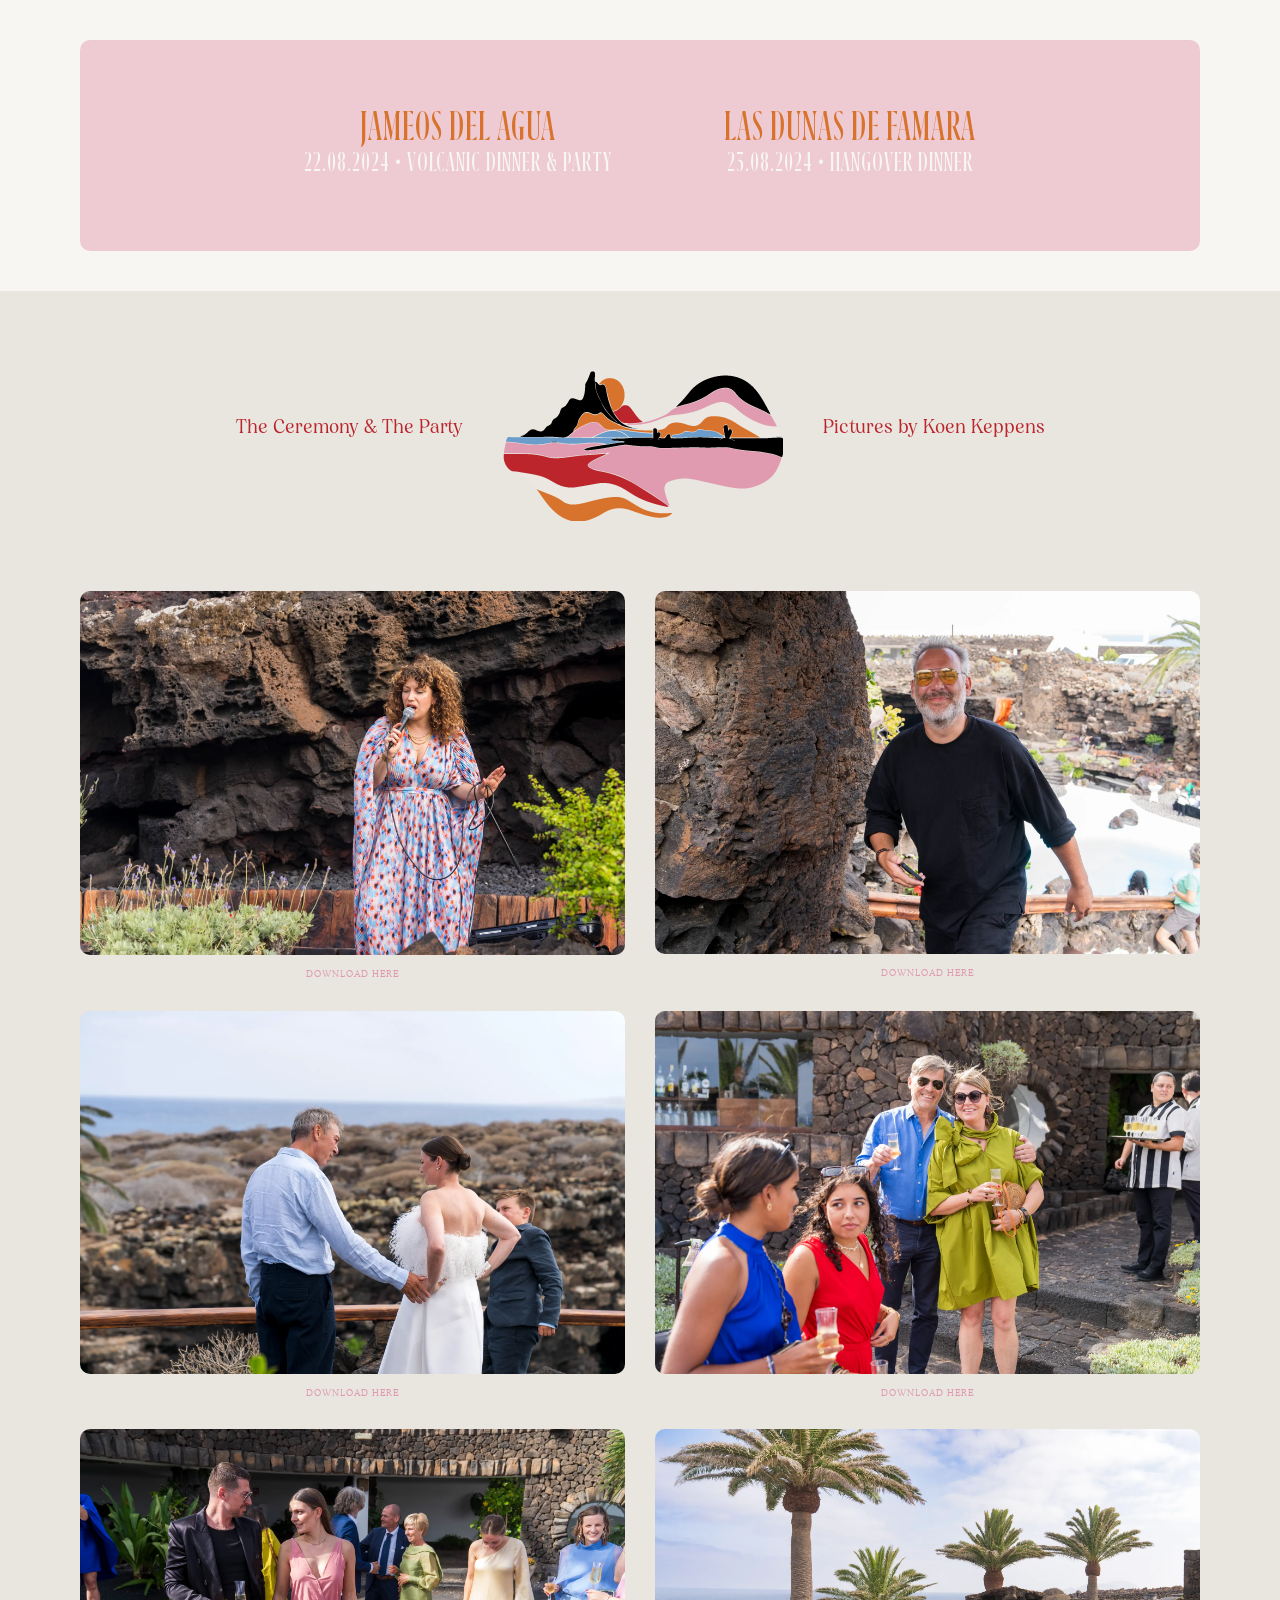
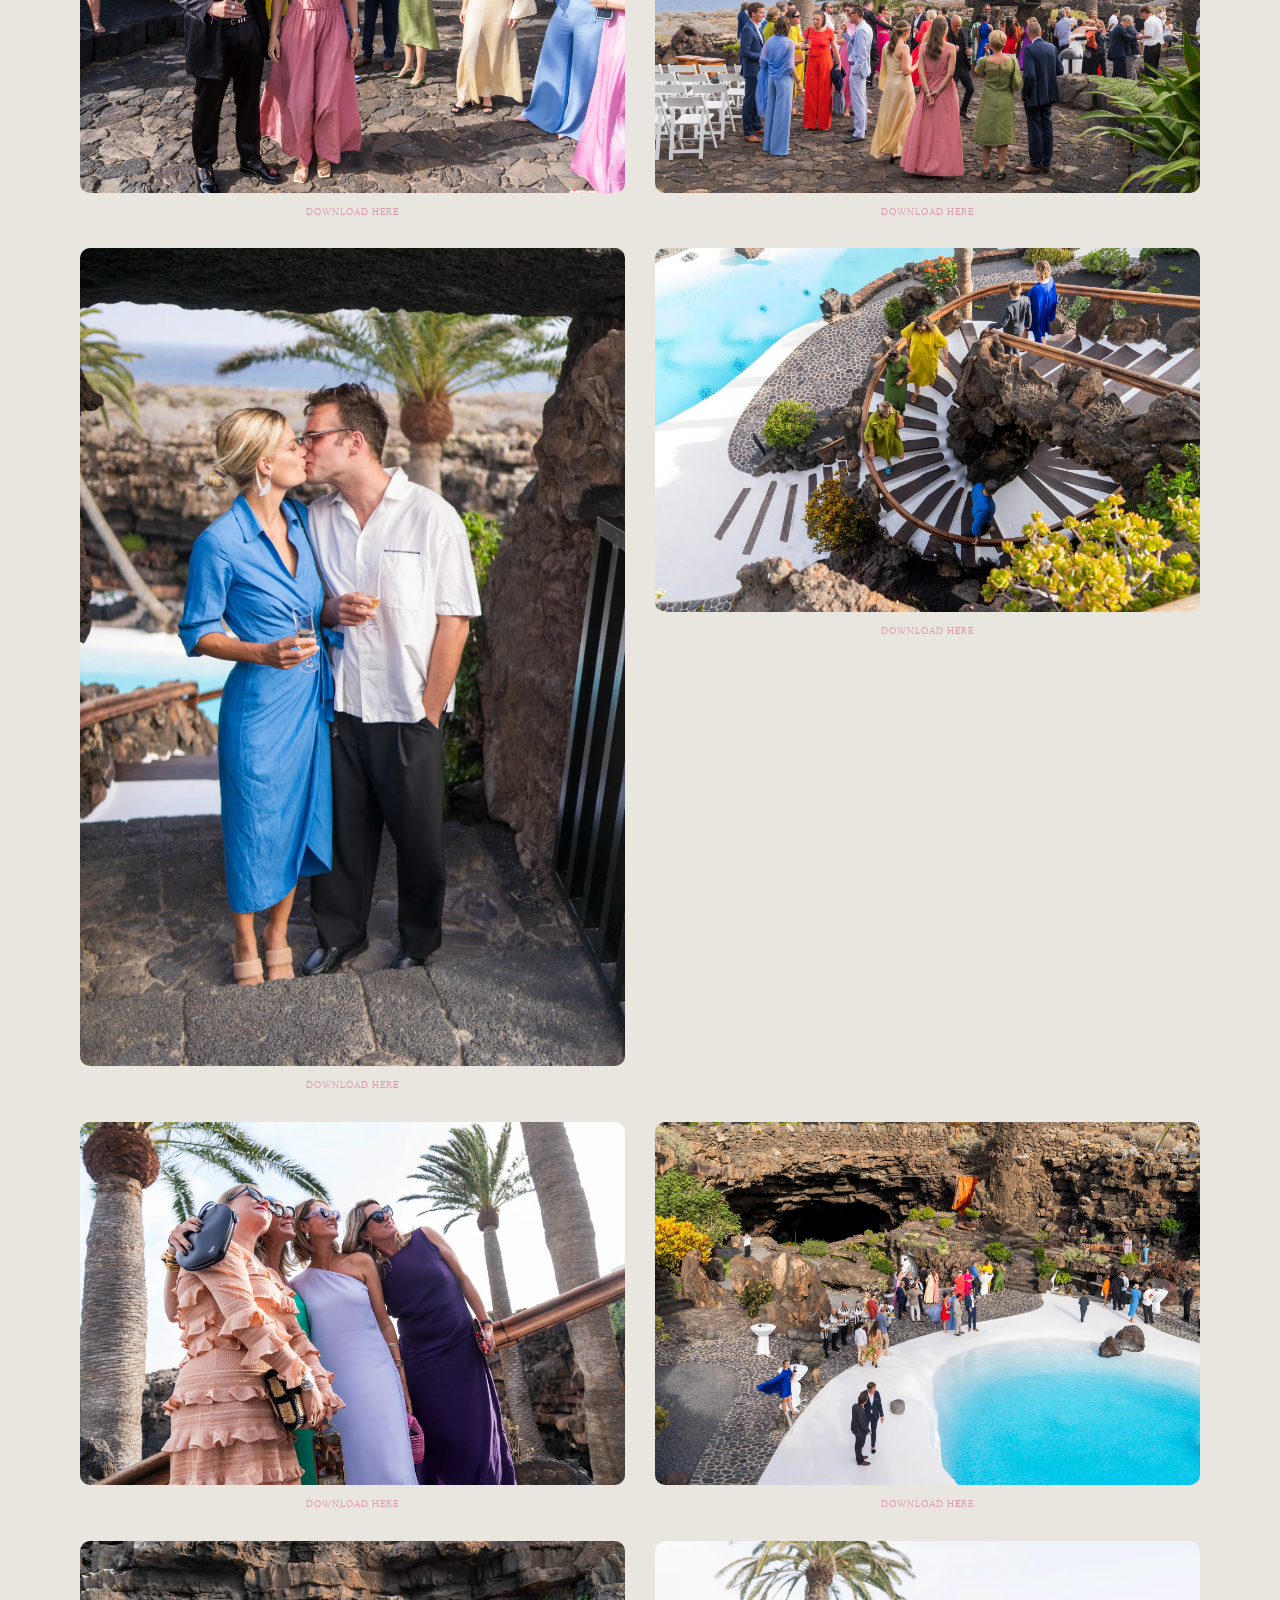
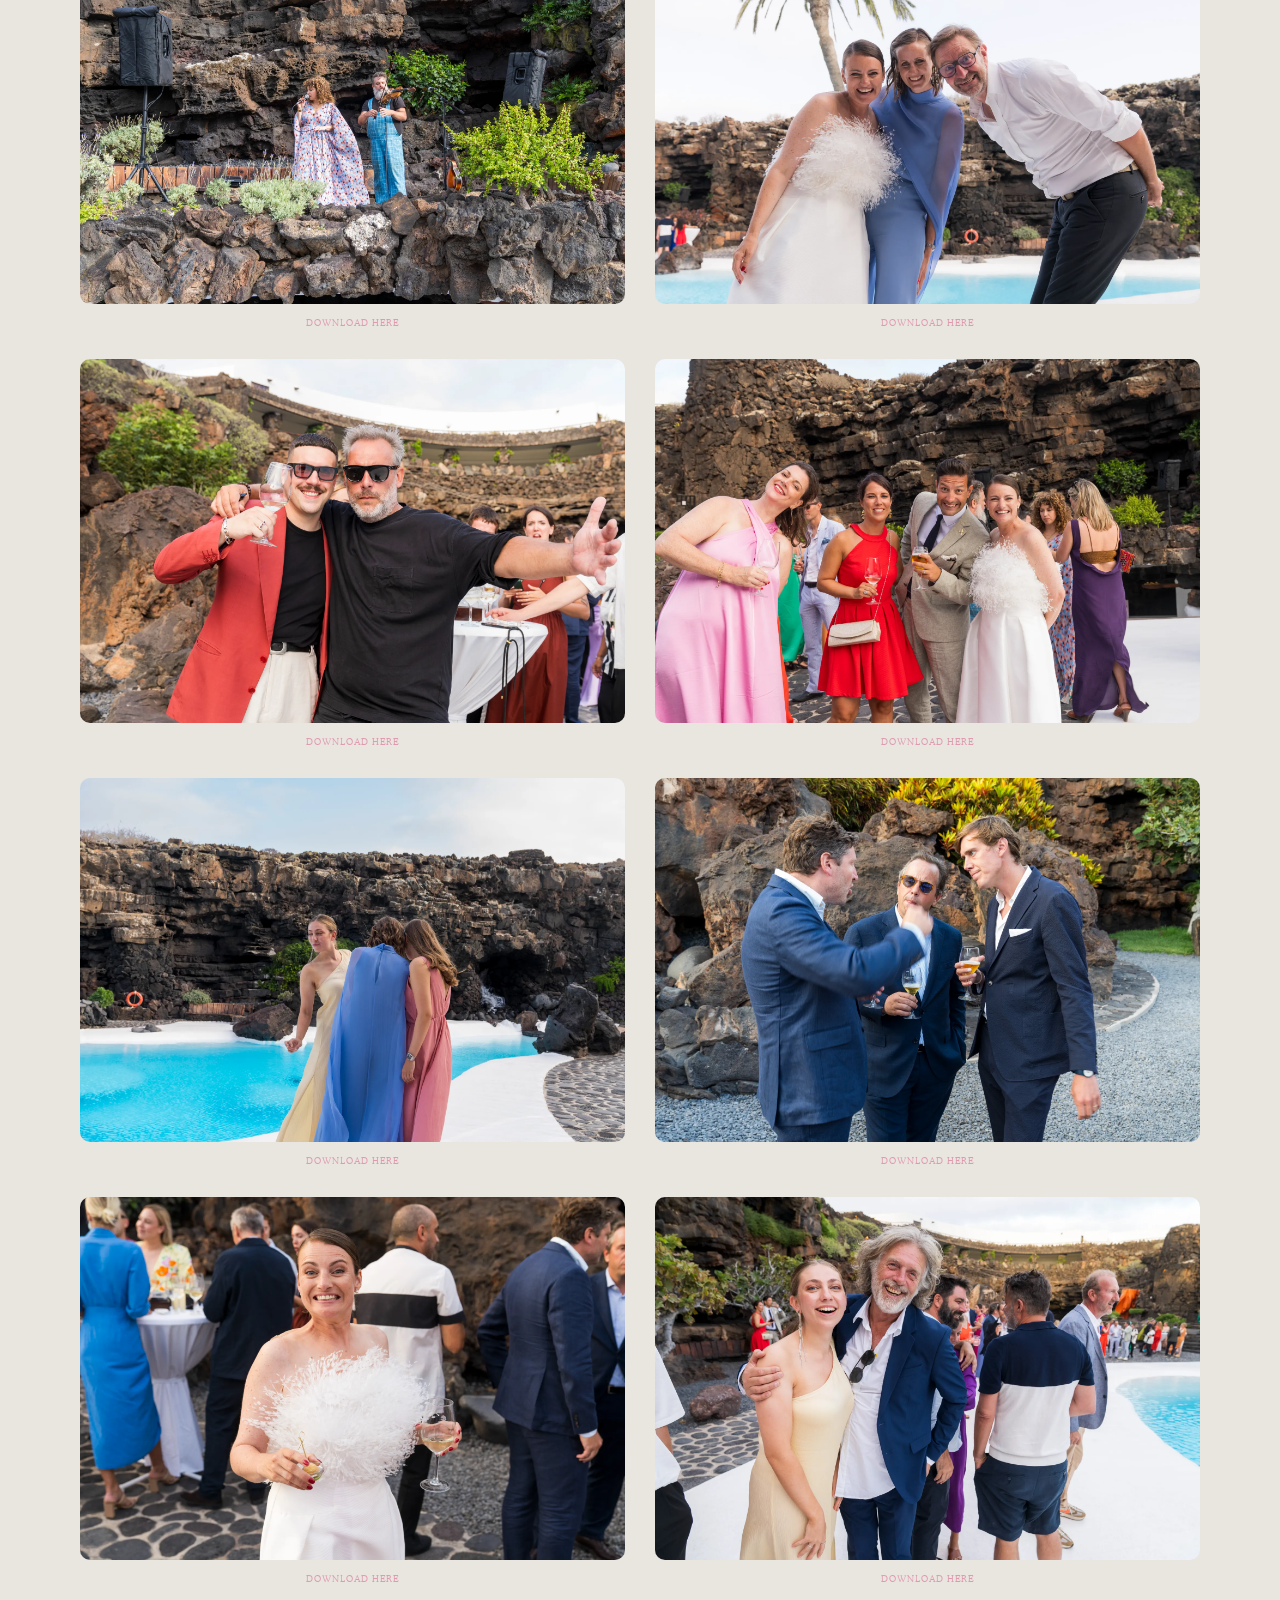
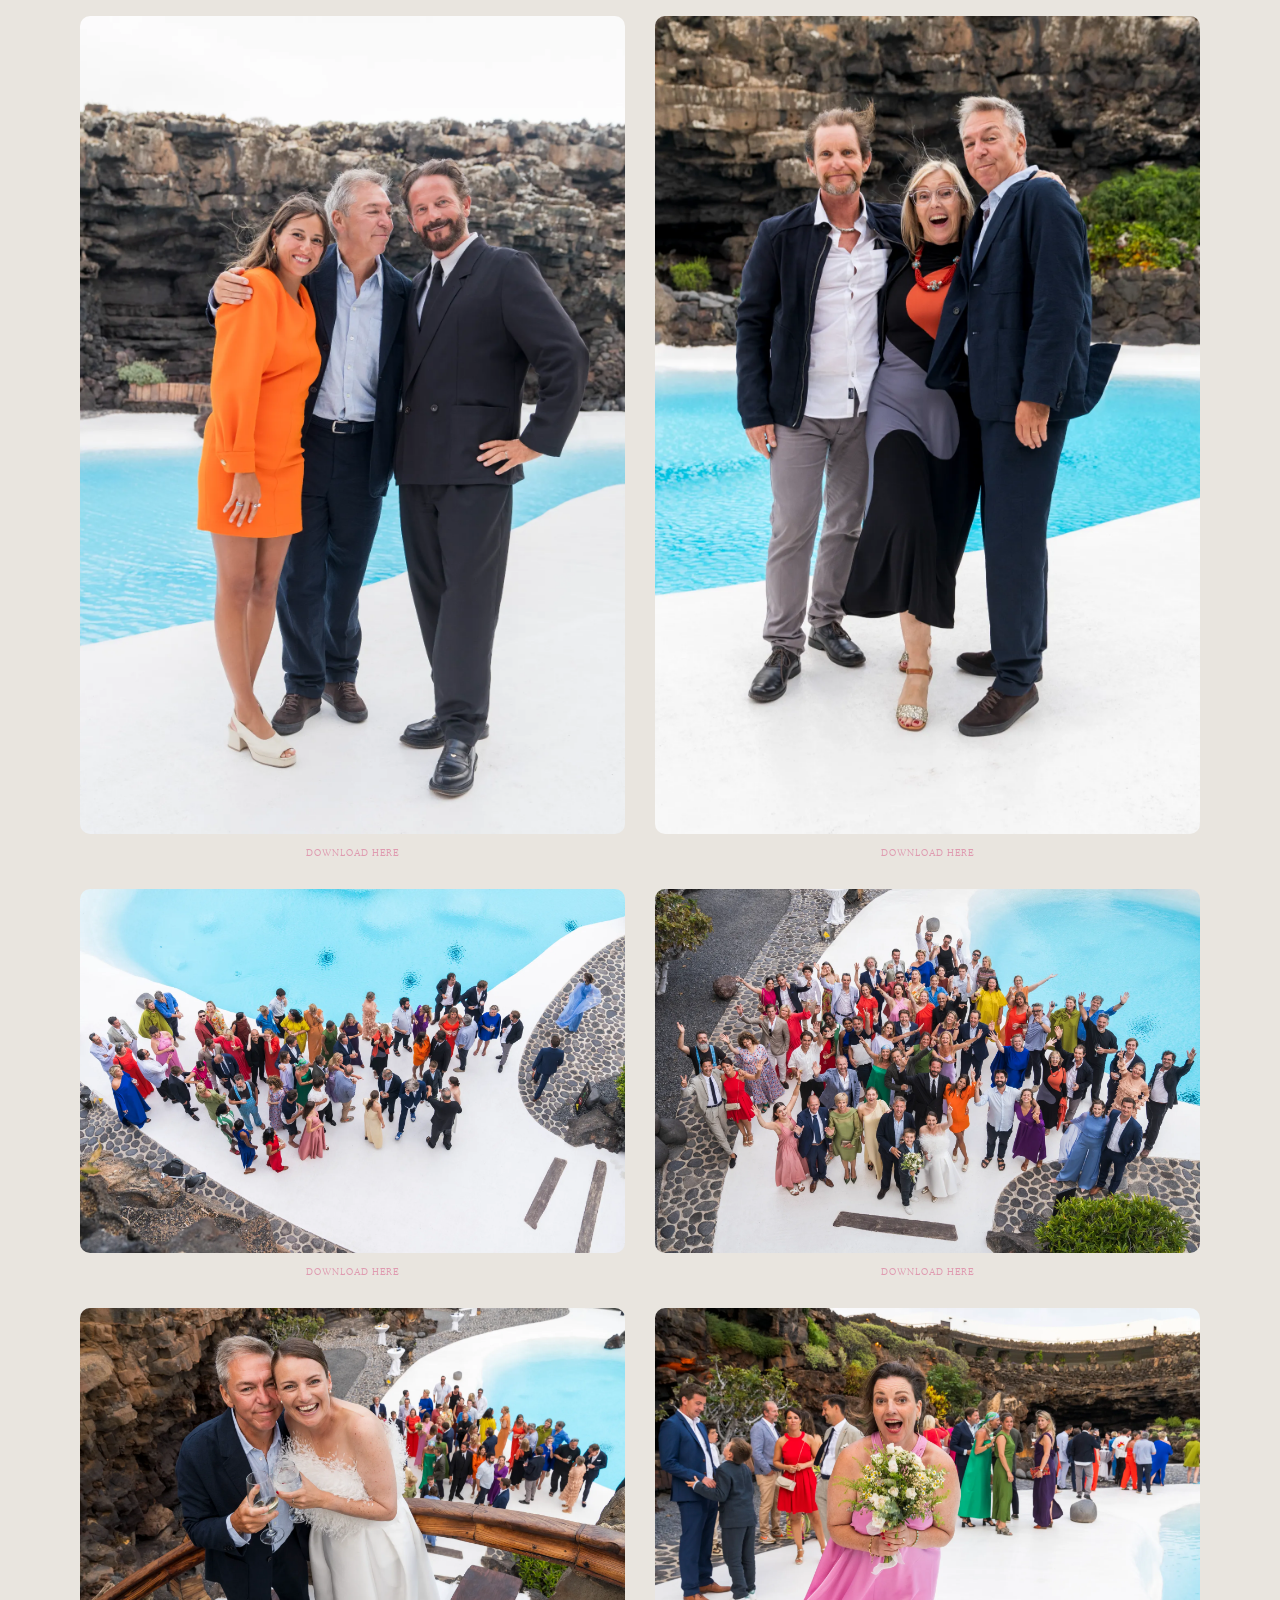
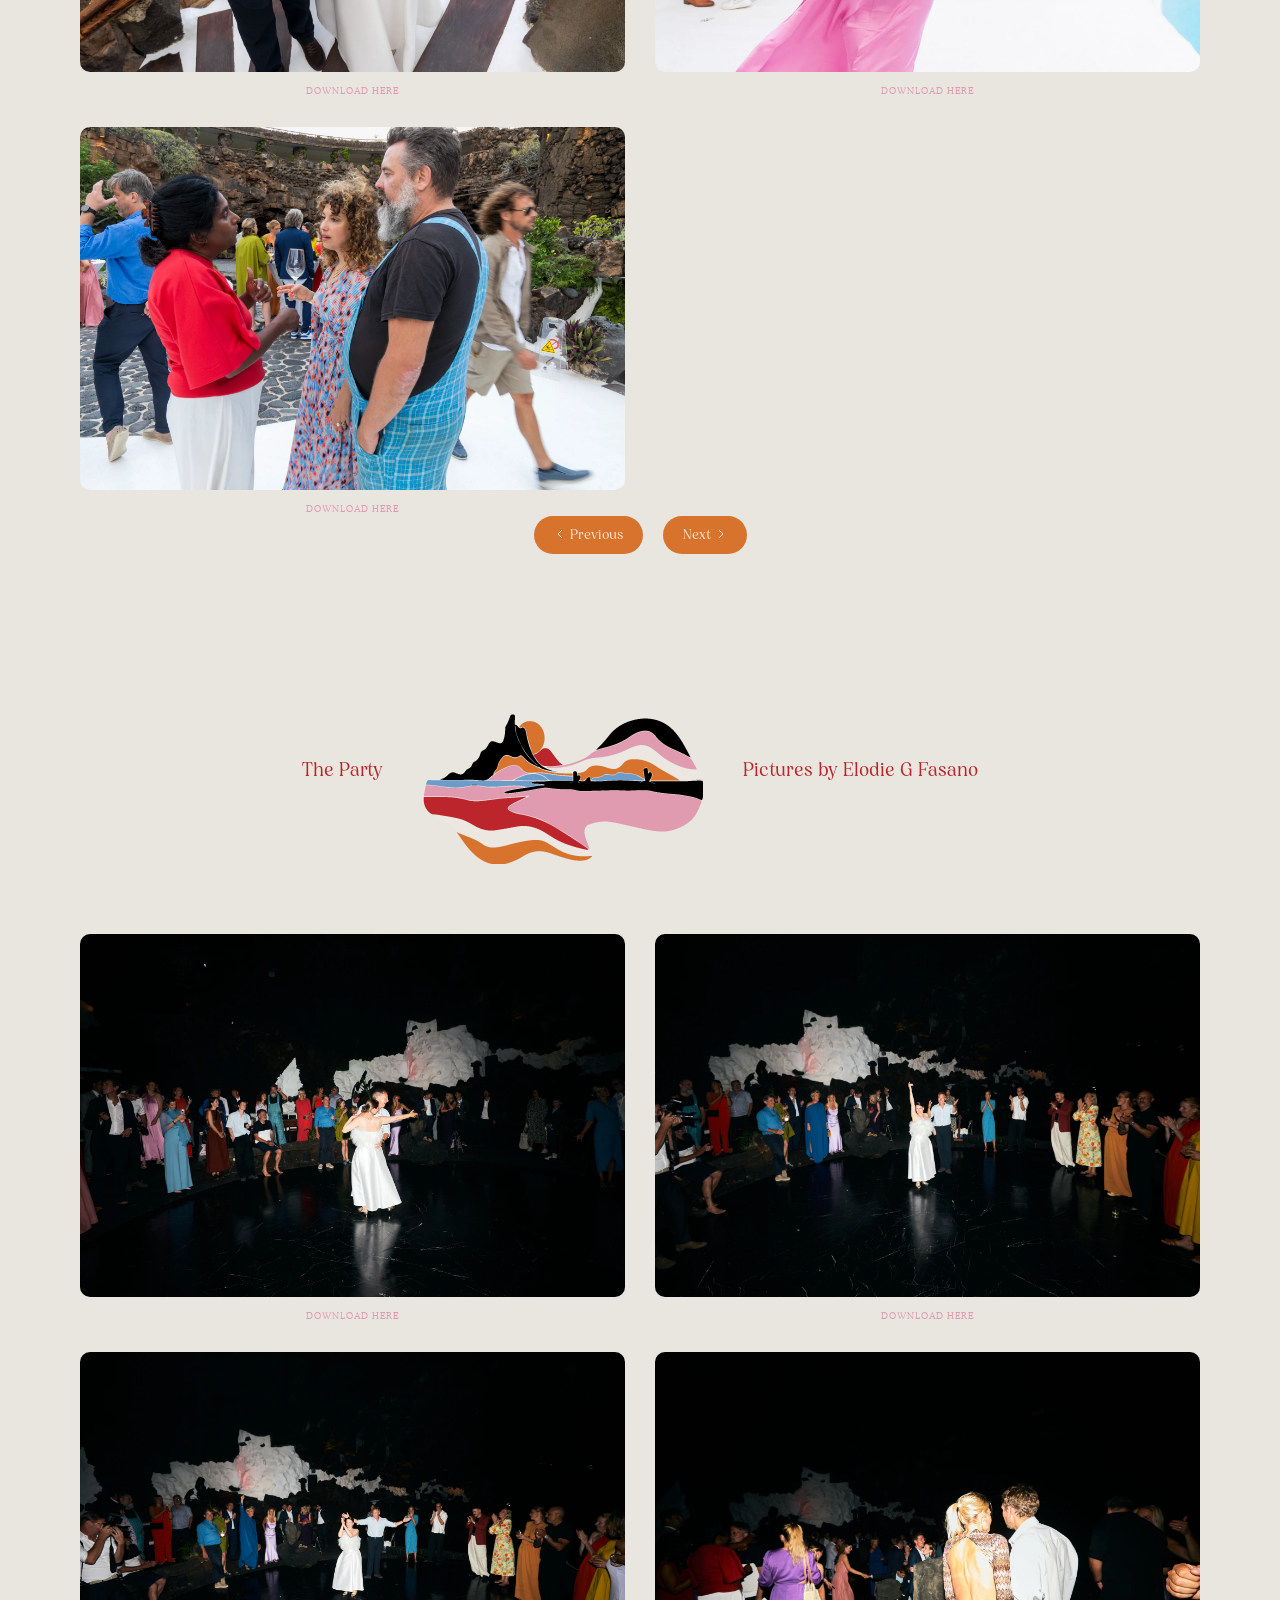
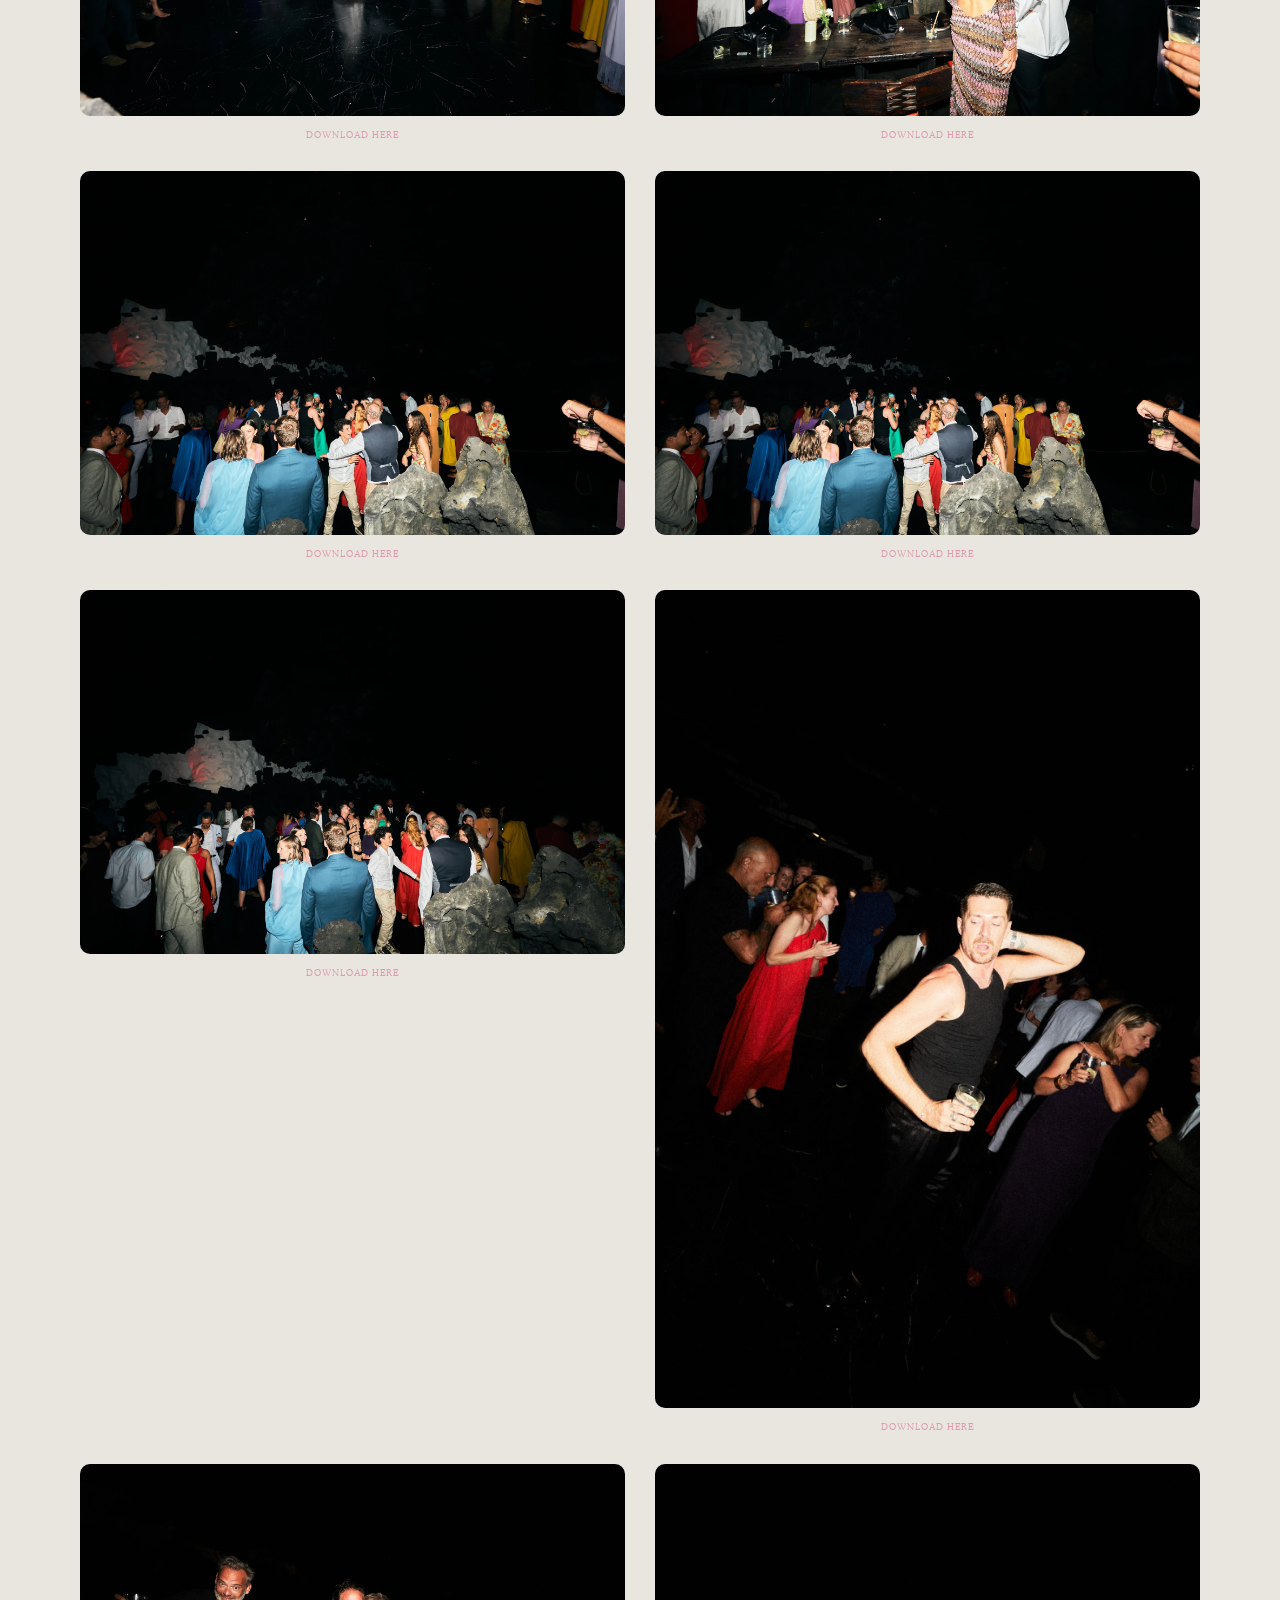
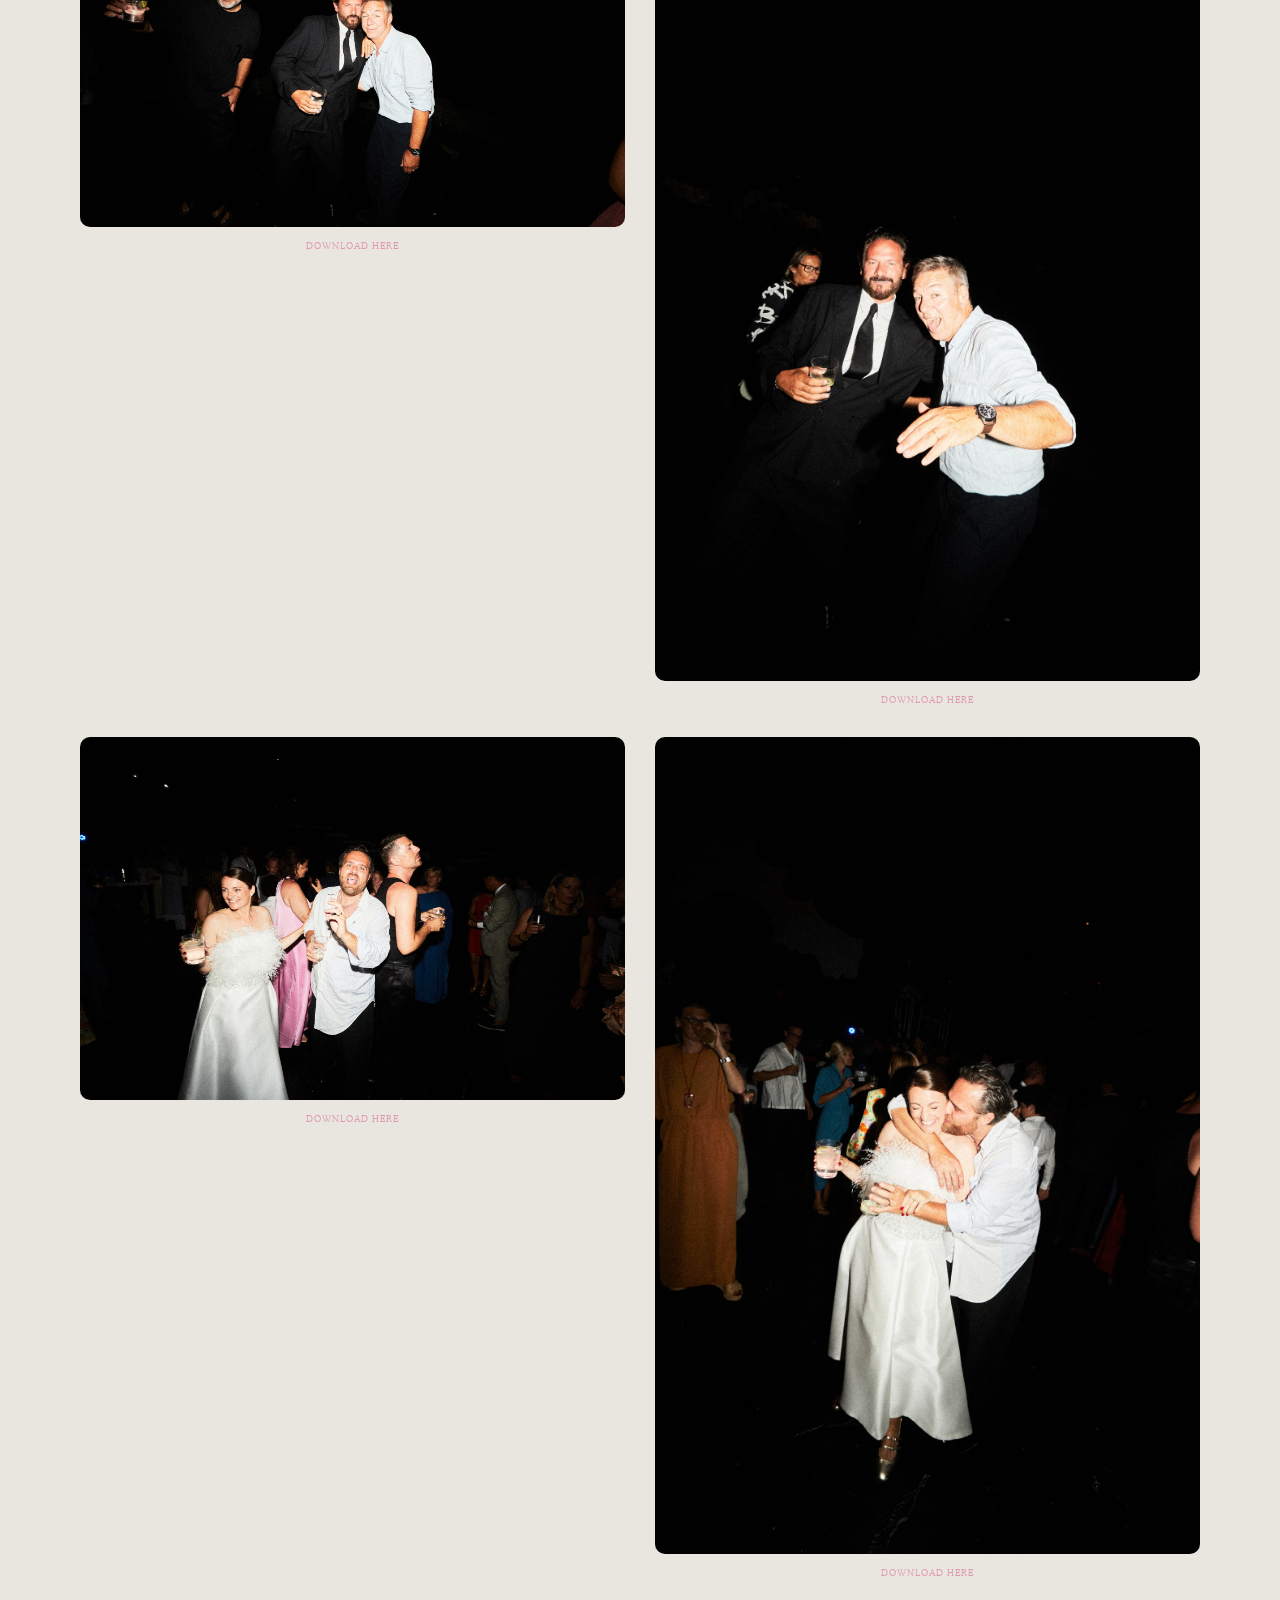
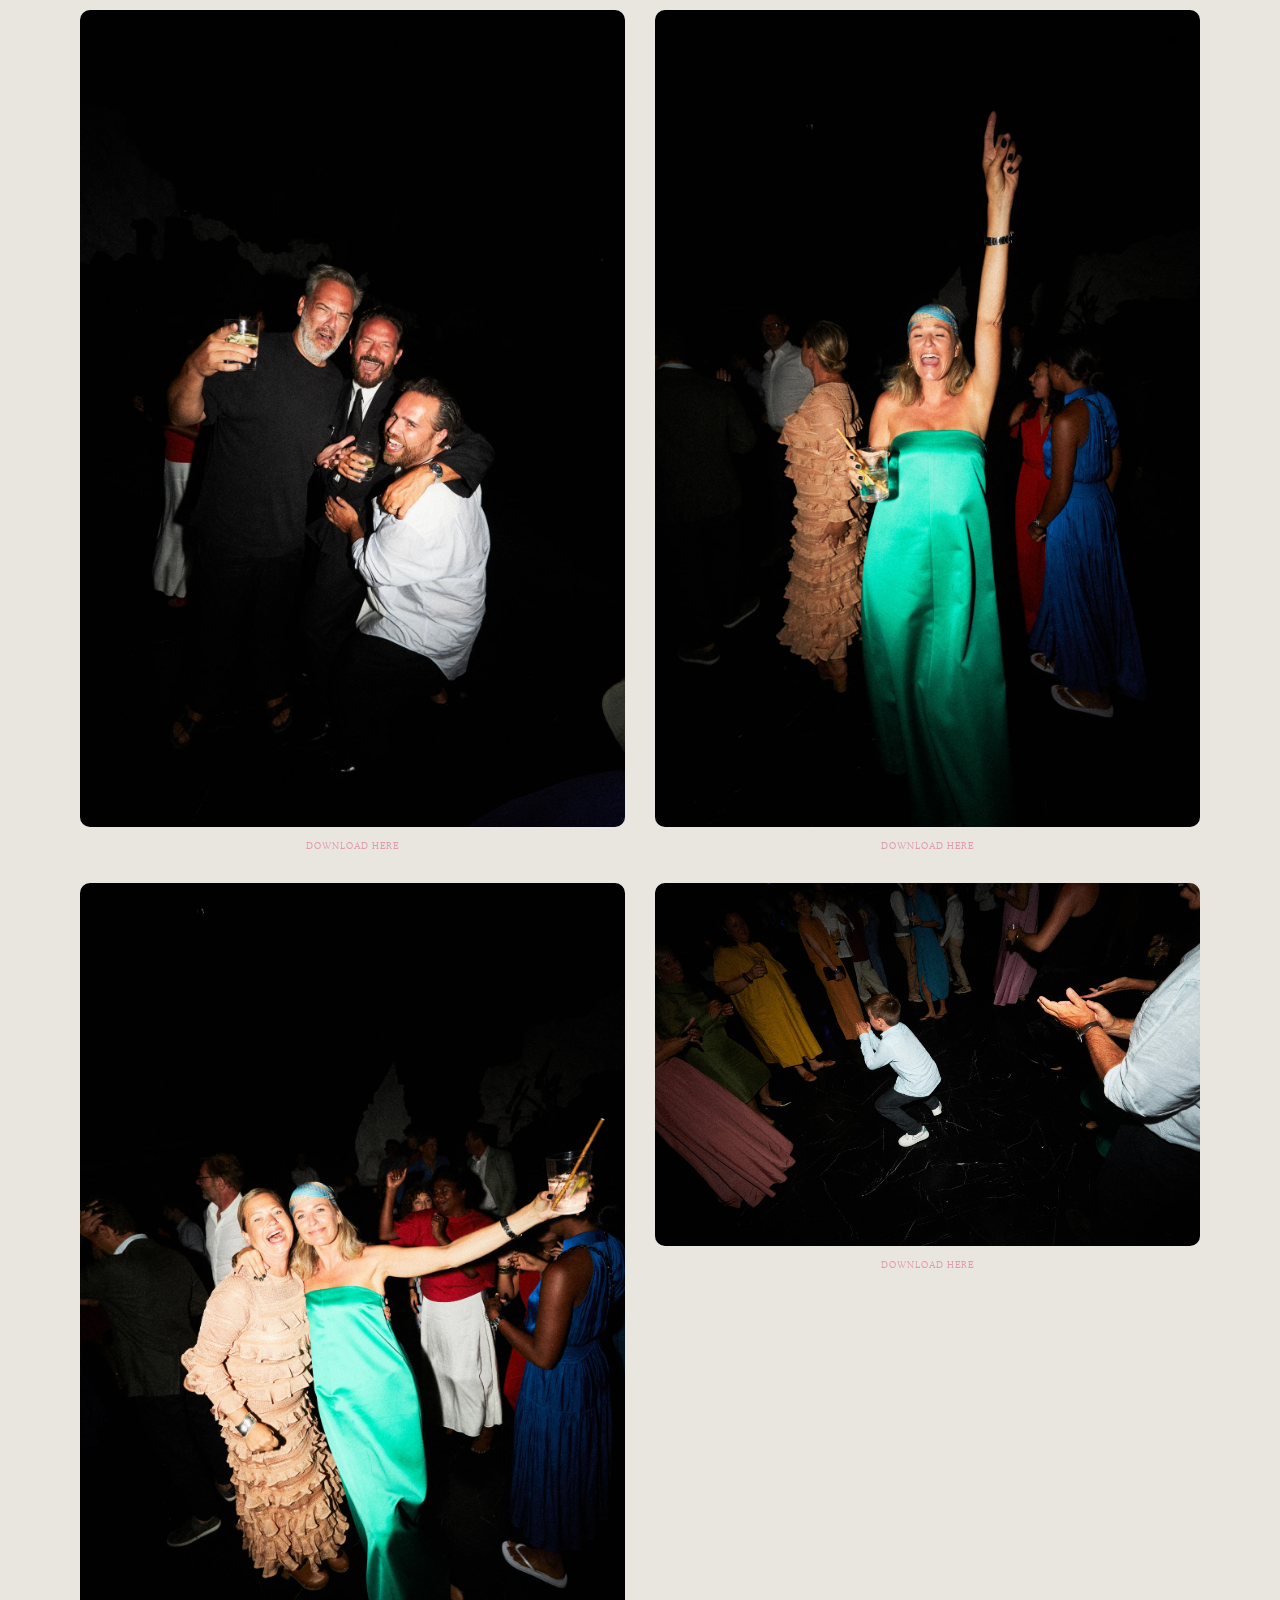
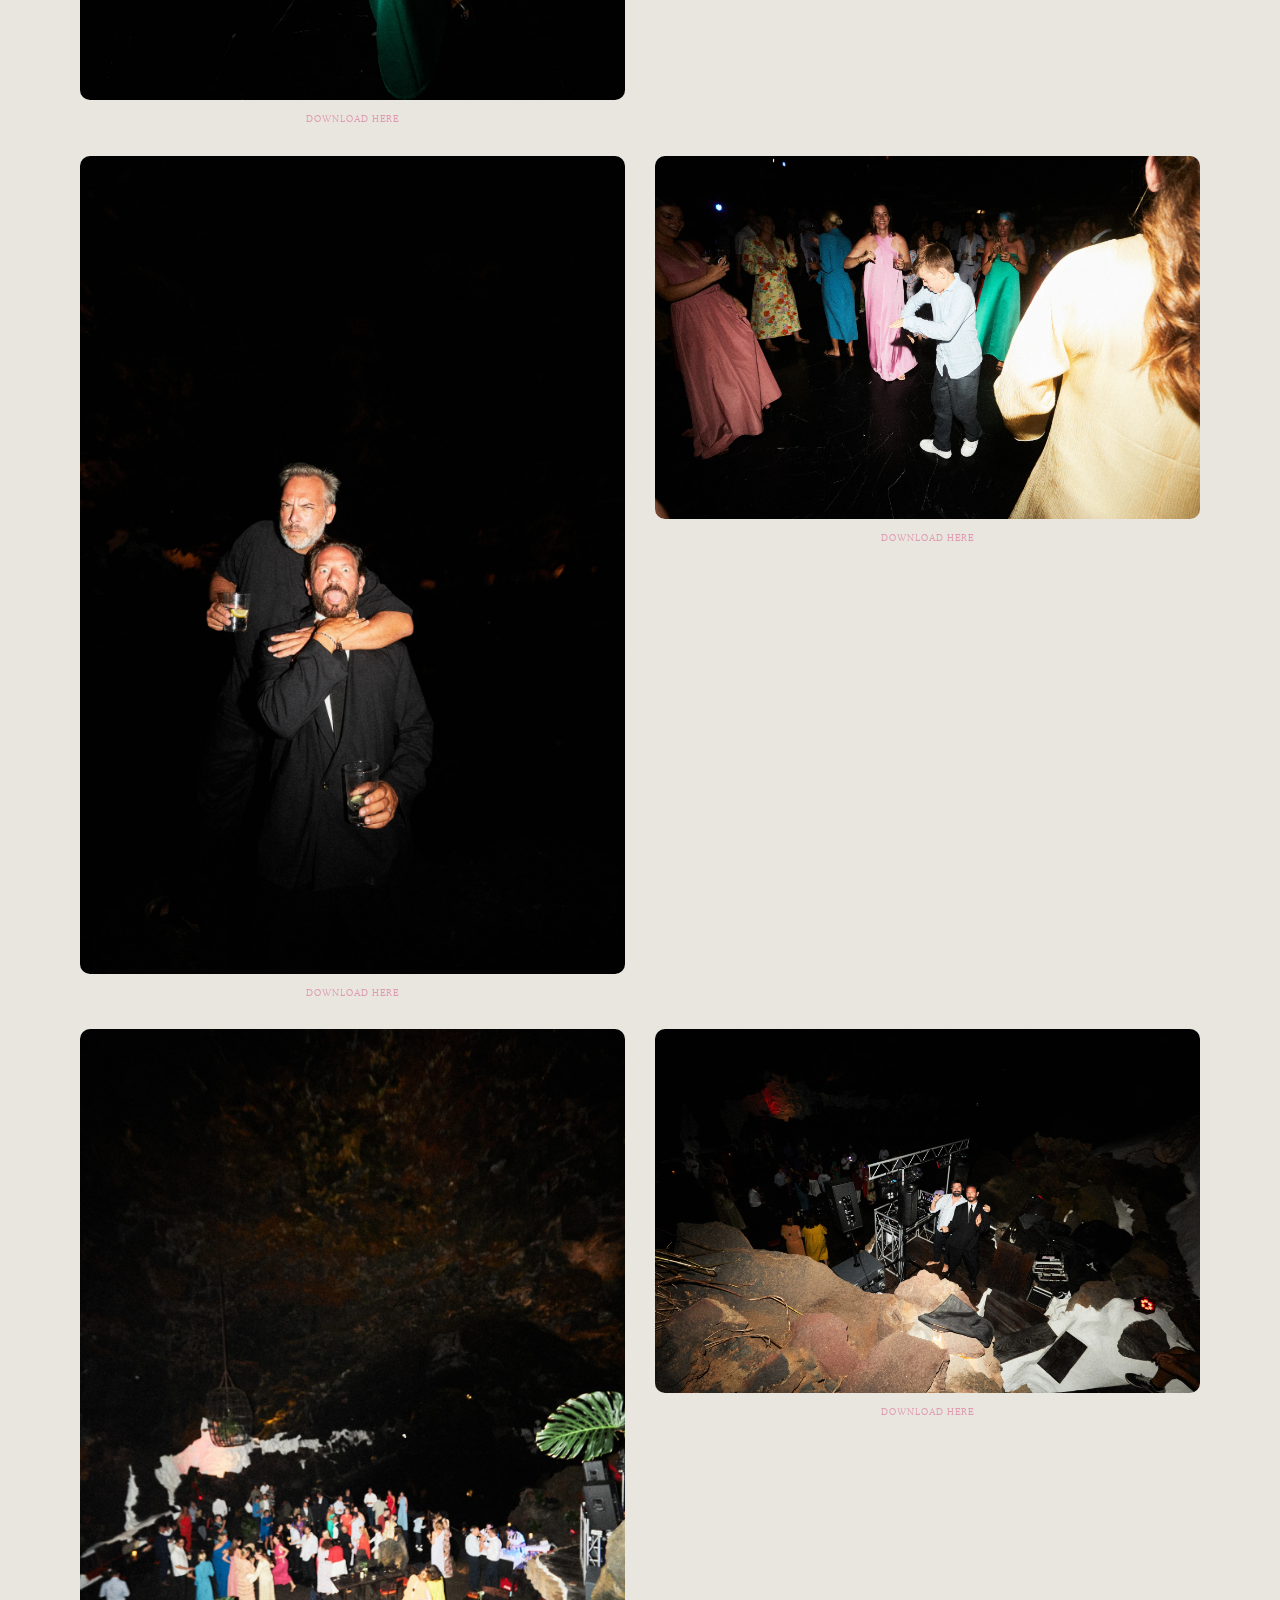
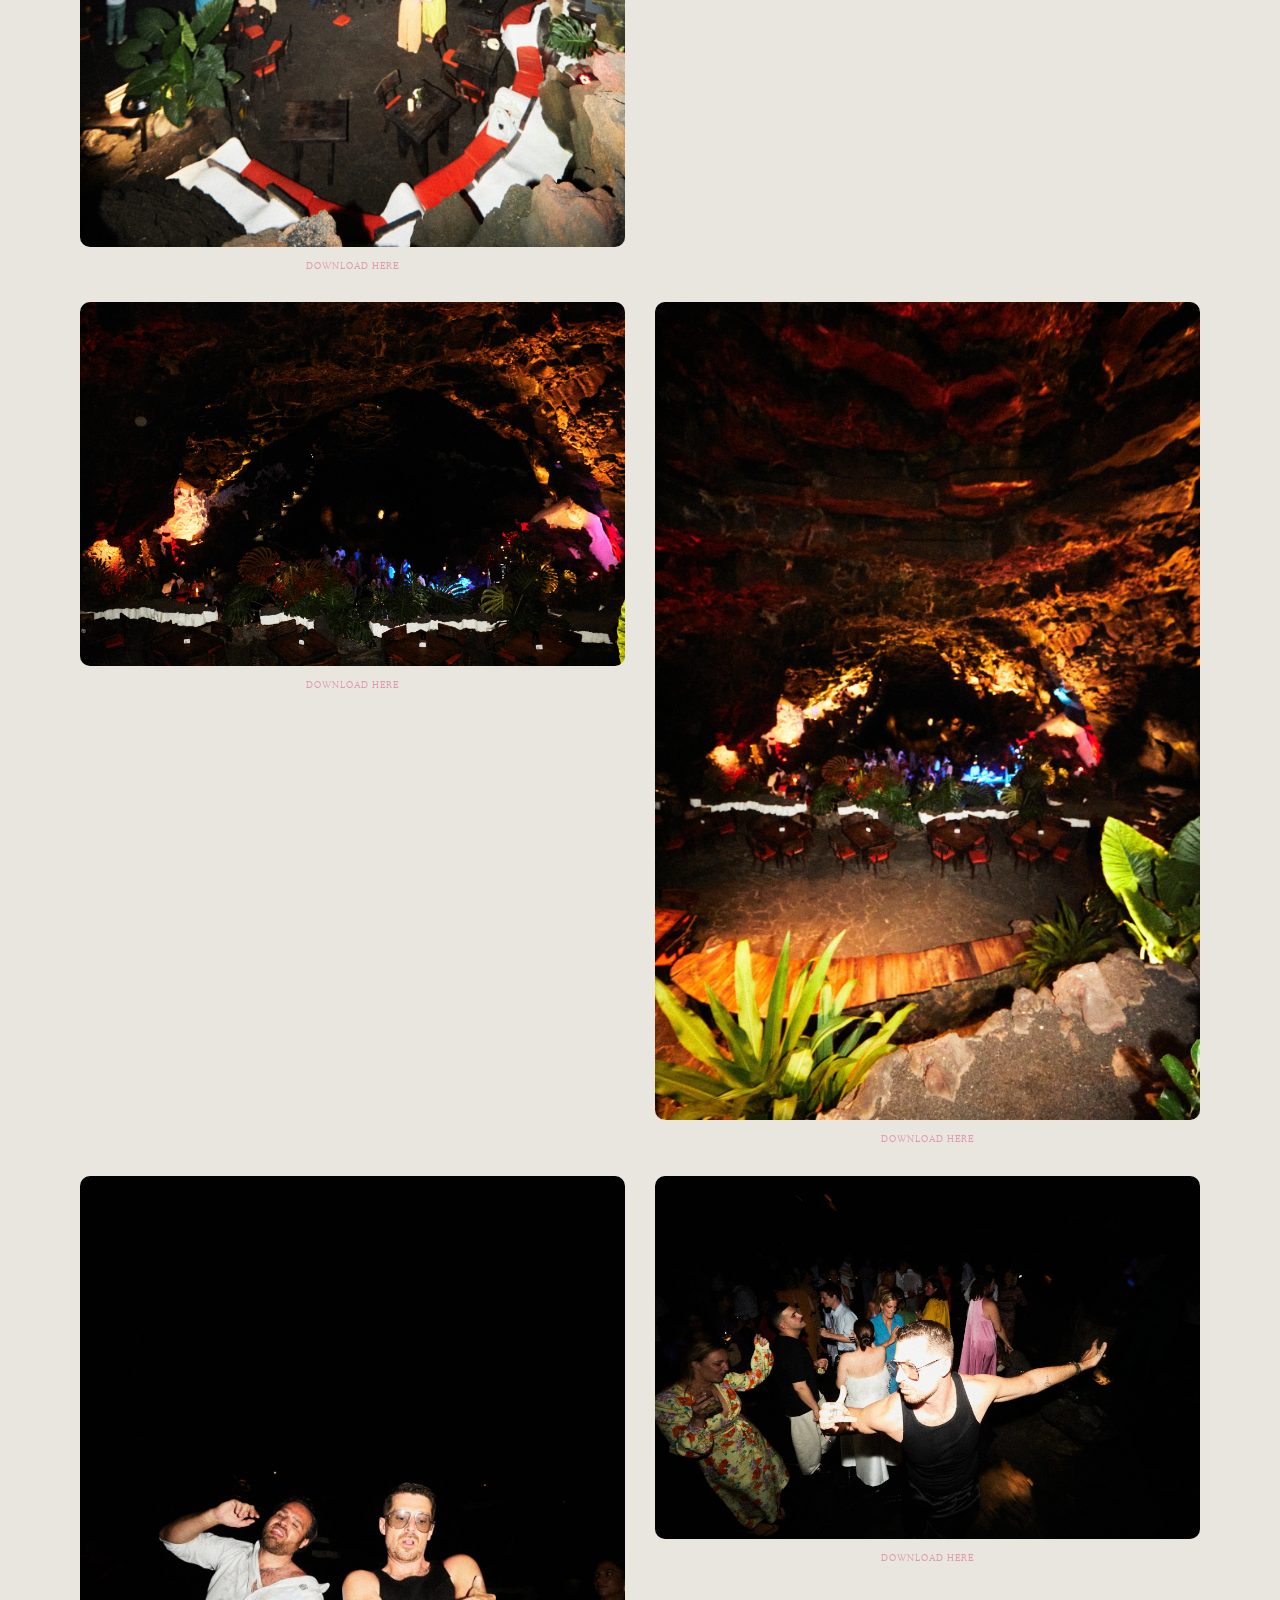
<file: pictures/page-2.html>
<!doctype html>
<!DOCTYPE html>
<!-- Last Published: Sat Dec 14 2024 06:41:04 GMT+0000 (Coordinated Universal Time) --><html data-wf-domain="www.weddingwendyanddirk.com" data-wf-page="675872c183efe7156a5697ec" data-wf-site="6544ccd9e8cd6d6114932311" lang="en"><head><meta charset="utf-8"/><link crossorigin="anonymous" href="https://cdn.prod.website-files.com" rel="preconnect"/><title>Pictures</title><meta content="Pictures" property="og:title"/><meta content="Pictures" name="twitter:title"/><meta content="width=device-width, initial-scale=1" name="viewport"/><link href="../assets/site.css" rel="stylesheet" type="text/css"/><link href="https://fonts.googleapis.com" rel="preconnect"/><link crossorigin="anonymous" href="https://fonts.gstatic.com" rel="preconnect"/><script src="../assets/012e56dad079-webfont.js" type="text/javascript"></script><script type="text/javascript">WebFont.load({  google: {    families: ["Montserrat:100,100italic,200,200italic,300,300italic,400,400italic,500,500italic,600,600italic,700,700italic,800,800italic,900,900italic"]  }});</script><script type="text/javascript">!function(o,c){var n=c.documentElement,t=" w-mod-";n.className+=t+"js",("ontouchstart"in o||o.DocumentTouch&&c instanceof DocumentTouch)&&(n.className+=t+"touch")}(window,document);</script><link href="../assets/666a513c7777-66509c26cd4a36647259c584_ico.png" rel="shortcut icon" type="image/x-icon"/><link href="../assets/8c3978d186e9-66509bbc877ceb0d41e11fc5_webclip.png" rel="apple-touch-icon"/></head><body><div class="mini-menu"><a class="link-block_pictures w-inline-block" href="#JAMEOS"><div class="picture_menu">JAMEOS DEL AGUA</div><div class="picture_menu_details">22.08.2024 • Volcanic Dinner &amp; Party</div></a><a class="link-block_pictures w-inline-block" href="#LAS-DUNAS-SECTION"><div class="picture_menu">LAS DUNAS DE FAMARA</div><div class="picture_menu_details">23.08.2024 • Hangover Dinner</div></a></div><section class="w-layout-blockcontainer page-wrapper w-container"><section class="jameos_section" id="JAMEOS"><div class="koen-keppens"><div class="pictures_image_icon_wrapper"><div class="text-block-12-copy">The Ceremony &amp; The Party</div><img alt="" class="image-5" loading="lazy" src="../assets/94d5bb0106b2-665061a93a4c2741152e7fde_VOLCANIC-DINNER.png"/><div class="text-block-12-copy">Pictures by Koen Keppens</div></div><div class="collection_wrapper"><div class="collection-list-wrapper w-dyn-list"><div class="collection-list w-dyn-items" role="list"><div class="collection-item w-dyn-item" role="listitem"><div class="cms_image_wrapper"><img alt="" class="image_cms" loading="lazy" sizes="(max-width: 479px) 87vw, (max-width: 767px) 46vw, (max-width: 991px) 45vw, 40vw" src="../gallery-backup/photos/440957b4a1a18d9b.webp" width="Auto"/><a class="link-block w-inline-block" href="https://www.dropbox.com/scl/fi/ej5uxsdz8ttgscn2vdx3d/04.jpg?rlkey=4npfje1qdzez0whp3gcfl8cqk&amp;dl=0" target="_blank"><div class="link_picture_download">download here<br/></div></a></div></div><div class="collection-item w-dyn-item" role="listitem"><div class="cms_image_wrapper"><img alt="" class="image_cms" loading="lazy" sizes="(max-width: 479px) 87vw, (max-width: 767px) 46vw, (max-width: 991px) 45vw, 40vw" src="../gallery-backup/photos/ad40090abbf35d17.webp" width="Auto"/><a class="link-block w-inline-block" href="https://www.dropbox.com/scl/fi/ygzf6kt13kaezemm3h6w0/05.jpg?rlkey=oync79wm23t218iitz1hfnom6&amp;dl=0" target="_blank"><div class="link_picture_download">download here<br/></div></a></div></div><div class="collection-item w-dyn-item" role="listitem"><div class="cms_image_wrapper"><img alt="" class="image_cms" loading="lazy" sizes="(max-width: 479px) 87vw, (max-width: 767px) 46vw, (max-width: 991px) 45vw, 40vw" src="../gallery-backup/photos/72fdb1881f58a969.webp" width="Auto"/><a class="link-block w-inline-block" href="https://www.dropbox.com/scl/fi/mtbyz98zrqjulbibweufc/06.jpg?rlkey=8k8oeux00r3gjzrgud8hoimuc&amp;dl=0" target="_blank"><div class="link_picture_download">download here<br/></div></a></div></div><div class="collection-item w-dyn-item" role="listitem"><div class="cms_image_wrapper"><img alt="" class="image_cms" loading="lazy" sizes="(max-width: 479px) 87vw, (max-width: 767px) 46vw, (max-width: 991px) 45vw, 40vw" src="../gallery-backup/photos/bff2ba99e607a9f1.webp" width="Auto"/><a class="link-block w-inline-block" href="https://www.dropbox.com/scl/fi/d3pxxnjkcpdgvsh2ufo1o/07.jpg?rlkey=lgfy7a1euv0ukyv0dz3f5k3z2&amp;dl=0" target="_blank"><div class="link_picture_download">download here<br/></div></a></div></div><div class="collection-item w-dyn-item" role="listitem"><div class="cms_image_wrapper"><img alt="" class="image_cms" loading="lazy" sizes="(max-width: 479px) 87vw, (max-width: 767px) 46vw, (max-width: 991px) 45vw, 40vw" src="../gallery-backup/photos/758ea5445a04cc83.webp" width="Auto"/><a class="link-block w-inline-block" href="https://www.dropbox.com/scl/fi/sjpseiatowza34phhsqa0/08.jpg?rlkey=kt8efn3oxa5c04o7vakl8nis7&amp;dl=0" target="_blank"><div class="link_picture_download">download here<br/></div></a></div></div><div class="collection-item w-dyn-item" role="listitem"><div class="cms_image_wrapper"><img alt="" class="image_cms" loading="lazy" sizes="(max-width: 479px) 87vw, (max-width: 767px) 46vw, (max-width: 991px) 45vw, 40vw" src="../gallery-backup/photos/c0865e3e63cd729f.webp" width="Auto"/><a class="link-block w-inline-block" href="https://www.dropbox.com/scl/fi/50qet4attvrok7eegdce5/09.jpg?rlkey=v3o4fb0k2az752s4botayz9yf&amp;dl=0" target="_blank"><div class="link_picture_download">download here<br/></div></a></div></div><div class="collection-item w-dyn-item" role="listitem"><div class="cms_image_wrapper"><img alt="" class="image_cms" loading="lazy" sizes="(max-width: 479px) 87vw, (max-width: 767px) 46vw, (max-width: 991px) 45vw, 40vw" src="../gallery-backup/photos/beda63e572da31a8.webp" width="Auto"/><a class="link-block w-inline-block" href="https://www.dropbox.com/scl/fi/jtn3f2pi89wtntbublu09/010.jpg?rlkey=hf84ogozxgq0rw5z70khuy56i&amp;dl=0" target="_blank"><div class="link_picture_download">download here<br/></div></a></div></div><div class="collection-item w-dyn-item" role="listitem"><div class="cms_image_wrapper"><img alt="" class="image_cms" loading="lazy" sizes="(max-width: 479px) 87vw, (max-width: 767px) 46vw, (max-width: 991px) 45vw, 40vw" src="../gallery-backup/photos/74fb7b8d2177e48e.webp" width="Auto"/><a class="link-block w-inline-block" href="https://www.dropbox.com/scl/fi/7newvgz0kikusql5hyfa8/011.jpg?rlkey=w9ptesvnmietundd89l0vnlwj&amp;dl=0" target="_blank"><div class="link_picture_download">download here<br/></div></a></div></div><div class="collection-item w-dyn-item" role="listitem"><div class="cms_image_wrapper"><img alt="" class="image_cms" loading="lazy" sizes="(max-width: 479px) 87vw, (max-width: 767px) 46vw, (max-width: 991px) 45vw, 40vw" src="../gallery-backup/photos/35d5be7e37637ea1.webp" width="Auto"/><a class="link-block w-inline-block" href="https://www.dropbox.com/scl/fi/qz3y39if9t1uluuphkce3/012.jpg?rlkey=h63xureaw9xtm6vcrpr0vn80w&amp;dl=0" target="_blank"><div class="link_picture_download">download here<br/></div></a></div></div><div class="collection-item w-dyn-item" role="listitem"><div class="cms_image_wrapper"><img alt="" class="image_cms" loading="lazy" sizes="(max-width: 479px) 87vw, (max-width: 767px) 46vw, (max-width: 991px) 45vw, 40vw" src="../gallery-backup/photos/3725e444124e6a1e.webp" width="Auto"/><a class="link-block w-inline-block" href="https://www.dropbox.com/scl/fi/myvvcmjfxexp155v4rr5w/013.jpg?rlkey=d4ytb6ymjats7wy7o412jrsql&amp;dl=0" target="_blank"><div class="link_picture_download">download here<br/></div></a></div></div><div class="collection-item w-dyn-item" role="listitem"><div class="cms_image_wrapper"><img alt="" class="image_cms" loading="lazy" src="../gallery-backup/photos/956c33399322bf71.webp" width="Auto"/><a class="link-block w-inline-block" href="https://www.dropbox.com/scl/fi/k990jascz0mwcdyuk9gpm/014.jpg?rlkey=xr84h9zgp289pem80pwv3h6pc&amp;dl=0" target="_blank"><div class="link_picture_download">download here<br/></div></a></div></div><div class="collection-item w-dyn-item" role="listitem"><div class="cms_image_wrapper"><img alt="" class="image_cms" loading="lazy" sizes="(max-width: 479px) 87vw, (max-width: 767px) 46vw, (max-width: 991px) 45vw, 40vw" src="../gallery-backup/photos/3c61384d490eba67.webp" width="Auto"/><a class="link-block w-inline-block" href="https://www.dropbox.com/scl/fi/2el9bkqumou0u9mbrvdw1/015.jpg?rlkey=z71z8lvktpmkry1e0rckcklih&amp;dl=0" target="_blank"><div class="link_picture_download">download here<br/></div></a></div></div><div class="collection-item w-dyn-item" role="listitem"><div class="cms_image_wrapper"><img alt="" class="image_cms" loading="lazy" sizes="(max-width: 479px) 87vw, (max-width: 767px) 46vw, (max-width: 991px) 45vw, 40vw" src="../gallery-backup/photos/0c3ad6816814f9a4.webp" width="Auto"/><a class="link-block w-inline-block" href="https://www.dropbox.com/scl/fi/yxmho792o06rrgwba5ccx/016.jpg?rlkey=04912z6bc64y6r2d51z29k8g0&amp;dl=0" target="_blank"><div class="link_picture_download">download here<br/></div></a></div></div><div class="collection-item w-dyn-item" role="listitem"><div class="cms_image_wrapper"><img alt="" class="image_cms" loading="lazy" sizes="(max-width: 479px) 87vw, (max-width: 767px) 46vw, (max-width: 991px) 45vw, 40vw" src="../gallery-backup/photos/c03e6c16e440c905.webp" width="Auto"/><a class="link-block w-inline-block" href="https://www.dropbox.com/scl/fi/4eddodkk5b1faxb5rxf1e/017.jpg?rlkey=rbxyw16q68sg3lf1uxaz2coqq&amp;dl=0" target="_blank"><div class="link_picture_download">download here<br/></div></a></div></div><div class="collection-item w-dyn-item" role="listitem"><div class="cms_image_wrapper"><img alt="" class="image_cms" loading="lazy" sizes="(max-width: 479px) 87vw, (max-width: 767px) 46vw, (max-width: 991px) 45vw, 40vw" src="../gallery-backup/photos/146bd2c9b5d54dd2.webp" width="Auto"/><a class="link-block w-inline-block" href="https://www.dropbox.com/scl/fi/r24eusgs4bitlm849a3x7/018.jpg?rlkey=eodi0g2th8ncbmf40qyz7t5gm&amp;dl=0" target="_blank"><div class="link_picture_download">download here<br/></div></a></div></div><div class="collection-item w-dyn-item" role="listitem"><div class="cms_image_wrapper"><img alt="" class="image_cms" loading="lazy" sizes="(max-width: 479px) 87vw, (max-width: 767px) 46vw, (max-width: 991px) 45vw, 40vw" src="../gallery-backup/photos/edc296908701139d.webp" width="Auto"/><a class="link-block w-inline-block" href="https://www.dropbox.com/scl/fi/ur0un7uh0bg2e3fuce9qj/019.jpg?rlkey=qyncmmkshazkqsgee4gj35isb&amp;dl=0" target="_blank"><div class="link_picture_download">download here<br/></div></a></div></div><div class="collection-item w-dyn-item" role="listitem"><div class="cms_image_wrapper"><img alt="" class="image_cms" loading="lazy" sizes="(max-width: 479px) 87vw, (max-width: 767px) 46vw, (max-width: 991px) 45vw, 40vw" src="../gallery-backup/photos/8b47d2dcda452b1b.webp" width="Auto"/><a class="link-block w-inline-block" href="https://www.dropbox.com/scl/fi/b8ozy9txv9872hbruwdlk/020.jpg?rlkey=xtant815f2ktflw7c0jdqqw6d&amp;dl=0" target="_blank"><div class="link_picture_download">download here<br/></div></a></div></div><div class="collection-item w-dyn-item" role="listitem"><div class="cms_image_wrapper"><img alt="" class="image_cms" loading="lazy" sizes="(max-width: 479px) 87vw, (max-width: 767px) 46vw, (max-width: 991px) 45vw, 40vw" src="../gallery-backup/photos/ea9821c2b44f2b00.webp" width="Auto"/><a class="link-block w-inline-block" href="https://www.dropbox.com/scl/fi/ofkcmixssjjgx91zs58zv/021.jpg?rlkey=1ik1eflz9gr4fhenlzjkm32dm&amp;dl=0" target="_blank"><div class="link_picture_download">download here<br/></div></a></div></div><div class="collection-item w-dyn-item" role="listitem"><div class="cms_image_wrapper"><img alt="" class="image_cms" loading="lazy" sizes="(max-width: 479px) 87vw, (max-width: 767px) 46vw, (max-width: 991px) 45vw, 40vw" src="../gallery-backup/photos/d9444d9538d07172.webp" width="Auto"/><a class="link-block w-inline-block" href="https://www.dropbox.com/scl/fi/qj8wy4mdabg15b14ondwx/022.jpg?rlkey=s325qrp7po9s30ca4d3i1vfuo&amp;dl=0" target="_blank"><div class="link_picture_download">download here<br/></div></a></div></div><div class="collection-item w-dyn-item" role="listitem"><div class="cms_image_wrapper"><img alt="" class="image_cms" loading="lazy" sizes="(max-width: 479px) 87vw, (max-width: 767px) 46vw, (max-width: 991px) 45vw, 40vw" src="../gallery-backup/photos/914eb912f6769eea.webp" width="Auto"/><a class="link-block w-inline-block" href="https://www.dropbox.com/scl/fi/misj3o9xz7ewldjmjappf/023.jpg?rlkey=5tprp6sgdxv71jhvlmlojfdfm&amp;dl=0" target="_blank"><div class="link_picture_download">download here<br/></div></a></div></div><div class="collection-item w-dyn-item" role="listitem"><div class="cms_image_wrapper"><img alt="" class="image_cms" loading="lazy" sizes="(max-width: 479px) 87vw, (max-width: 767px) 46vw, (max-width: 991px) 45vw, 40vw" src="../gallery-backup/photos/9d659792fef640f8.webp" width="Auto"/><a class="link-block w-inline-block" href="https://www.dropbox.com/scl/fi/seocd2rf8wwie8yrbka8s/024.jpg?rlkey=j14m7vvyhe7cpr4ocgunf2zyh&amp;dl=0" target="_blank"><div class="link_picture_download">download here<br/></div></a></div></div><div class="collection-item w-dyn-item" role="listitem"><div class="cms_image_wrapper"><img alt="" class="image_cms" loading="lazy" sizes="(max-width: 479px) 87vw, (max-width: 767px) 46vw, (max-width: 991px) 45vw, 40vw" src="../gallery-backup/photos/ec885358cf9054a8.webp" width="Auto"/><a class="link-block w-inline-block" href="https://www.dropbox.com/scl/fi/k4ski66pcnyc7hl1o0idj/025.jpg?rlkey=el19x0owmu48ydrbj7js1abhi&amp;dl=0" target="_blank"><div class="link_picture_download">download here<br/></div></a></div></div><div class="collection-item w-dyn-item" role="listitem"><div class="cms_image_wrapper"><img alt="" class="image_cms" loading="lazy" sizes="(max-width: 479px) 87vw, (max-width: 767px) 46vw, (max-width: 991px) 45vw, 40vw" src="../gallery-backup/photos/95a22a74fd1f6efc.webp" width="Auto"/><a class="link-block w-inline-block" href="https://www.dropbox.com/scl/fi/bqlppnnbv61mdmkg3hlsd/026.jpg?rlkey=5nd9v4oh7wcqezbhk0ky3bj20&amp;dl=0" target="_blank"><div class="link_picture_download">download here<br/></div></a></div></div><div class="collection-item w-dyn-item" role="listitem"><div class="cms_image_wrapper"><img alt="" class="image_cms" loading="lazy" sizes="(max-width: 479px) 87vw, (max-width: 767px) 46vw, (max-width: 991px) 45vw, 40vw" src="../gallery-backup/photos/1416cf07b771ede8.webp" width="Auto"/><a class="link-block w-inline-block" href="https://www.dropbox.com/scl/fi/960bptq9gochqnhlk0wpy/027.jpg?rlkey=5qmlqmyag2g8eim713k11rriq&amp;dl=0" target="_blank"><div class="link_picture_download">download here<br/></div></a></div></div><div class="collection-item w-dyn-item" role="listitem"><div class="cms_image_wrapper"><img alt="" class="image_cms" loading="lazy" sizes="(max-width: 479px) 87vw, (max-width: 767px) 46vw, (max-width: 991px) 45vw, 40vw" src="../gallery-backup/photos/78972c7f843ffc88.webp" width="Auto"/><a class="link-block w-inline-block" href="https://www.dropbox.com/scl/fi/99756ie98v0e2oleq1lq6/028.jpg?rlkey=esk3y3rjkgthamuv5v8jvue42&amp;dl=0" target="_blank"><div class="link_picture_download">download here<br/></div></a></div></div></div><div aria-label="List" class="w-pagination-wrapper" role="navigation"><a aria-label="Previous Page" class="w-pagination-previous next" href="page-1.html"><svg class="w-pagination-previous-icon icon-3" height="12px" transform="translate(0, 1)" viewbox="0 0 12 12" width="12px" xmlns="http://www.w3.org/2000/svg"><path d="M8 10L4 6l4-4" fill="none" fill-rule="evenodd" stroke="currentColor"></path></svg><div class="pagination-text w-inline-block">Previous</div></a><a aria-label="Next Page" class="w-pagination-next next" href="page-3.html"><div class="pagination-text w-inline-block">Next</div><svg class="w-pagination-next-icon icon-3" height="12px" transform="translate(0, 1)" viewbox="0 0 12 12" width="12px" xmlns="http://www.w3.org/2000/svg"><path d="M4 2l4 4-4 4" fill="none" fill-rule="evenodd" stroke="currentColor"></path></svg></a><link href="?598d1596_page=3" rel="prerender"/></div></div></div></div><div class="elodie"><div class="pictures_image_icon_wrapper"><div class="text-block-12-copy">The Party</div><img alt="" class="image-5" loading="lazy" src="../assets/94d5bb0106b2-665061a93a4c2741152e7fde_VOLCANIC-DINNER.png"/><div class="text-block-12-copy">Pictures by Elodie G Fasano</div></div><div class="collection_wrapper"><div class="collection-list-wrapper w-dyn-list"><div class="collection-list w-dyn-items" role="list"><div class="collection-item w-dyn-item" role="listitem"><div class="cms_image_wrapper"><img alt="" class="image_cms" loading="lazy" sizes="(max-width: 479px) 87vw, (max-width: 767px) 46vw, (max-width: 991px) 45vw, 40vw" src="../gallery-backup/photos/a559d5a0abdca2bc.webp"/><a class="link-block w-inline-block" href="https://www.dropbox.com/scl/fi/bvcics622gqnd98xkcxvb/_WEDDING-PARTY_01.webp?rlkey=wkgcm8hz1mzxljtn0nhqze6zr&amp;dl=0" target="_blank"><div class="link_picture_download">download here<br/></div></a></div></div><div class="collection-item w-dyn-item" role="listitem"><div class="cms_image_wrapper"><img alt="" class="image_cms" loading="lazy" sizes="(max-width: 479px) 87vw, (max-width: 767px) 46vw, (max-width: 991px) 45vw, 40vw" src="../gallery-backup/photos/1f6ac28d8cd5dfd8.webp"/><a class="link-block w-inline-block" href="https://www.dropbox.com/scl/fi/28i439szcidmhz11fbymu/eos_2507.jpg?rlkey=9oidq2hgtac8bqbljy5nhznpg&amp;dl=0" target="_blank"><div class="link_picture_download">download here<br/></div></a></div></div><div class="collection-item w-dyn-item" role="listitem"><div class="cms_image_wrapper"><img alt="" class="image_cms" loading="lazy" sizes="(max-width: 479px) 87vw, (max-width: 767px) 46vw, (max-width: 991px) 45vw, 40vw" src="../gallery-backup/photos/02b752821d828b3b.webp"/><a class="link-block w-inline-block" href="https://www.dropbox.com/scl/fi/oofiq5wxxkoekh6thyjdg/eos_2519.jpg?rlkey=73olw85r63zl6teauhcpz0gpv&amp;dl=0" target="_blank"><div class="link_picture_download">download here<br/></div></a></div></div><div class="collection-item w-dyn-item" role="listitem"><div class="cms_image_wrapper"><img alt="" class="image_cms" loading="lazy" sizes="(max-width: 479px) 87vw, (max-width: 767px) 46vw, (max-width: 991px) 45vw, 40vw" src="../gallery-backup/photos/b4e6111d10b2d4c4.webp"/><a class="link-block w-inline-block" href="https://www.dropbox.com/scl/fi/iqkbyh2di3tp8d6n72tn4/eos_2524.jpg?rlkey=1xcwrrex50ky0oyj2otdb2g6j&amp;dl=0" target="_blank"><div class="link_picture_download">download here<br/></div></a></div></div><div class="collection-item w-dyn-item" role="listitem"><div class="cms_image_wrapper"><img alt="" class="image_cms" loading="lazy" sizes="(max-width: 479px) 87vw, (max-width: 767px) 46vw, (max-width: 991px) 45vw, 40vw" src="../gallery-backup/photos/5cb1a14a7de5aed7.webp"/><a class="link-block w-inline-block" href="https://www.dropbox.com/scl/fi/jpec394pl26hgjclf6z62/eos_2529.jpg?rlkey=zzf8xf0zy6klebuftl1fxhzq0&amp;dl=0" target="_blank"><div class="link_picture_download">download here<br/></div></a></div></div><div class="collection-item w-dyn-item" role="listitem"><div class="cms_image_wrapper"><img alt="" class="image_cms" loading="lazy" sizes="(max-width: 479px) 87vw, (max-width: 767px) 46vw, (max-width: 991px) 45vw, 40vw" src="../gallery-backup/photos/5cb1a14a7de5aed7.webp"/><a class="link-block w-inline-block" href="https://www.dropbox.com/scl/fi/1tm4c5xweu3655yv7qx03/eos_2533.jpg?rlkey=ctefiwkkzu50cqyzzib5rh9ch&amp;dl=0" target="_blank"><div class="link_picture_download">download here<br/></div></a></div></div><div class="collection-item w-dyn-item" role="listitem"><div class="cms_image_wrapper"><img alt="" class="image_cms" loading="lazy" sizes="(max-width: 479px) 87vw, (max-width: 767px) 46vw, (max-width: 991px) 45vw, 40vw" src="../gallery-backup/photos/89f1fbc4f182ec13.webp"/><a class="link-block w-inline-block" href="https://www.dropbox.com/scl/fi/xbcz940jqd961ob9evrle/eos_2534.jpg?rlkey=6ljq634mgyh5rf8a7abz4wn7k&amp;dl=0" target="_blank"><div class="link_picture_download">download here<br/></div></a></div></div><div class="collection-item w-dyn-item" role="listitem"><div class="cms_image_wrapper"><img alt="" class="image_cms" loading="lazy" sizes="(max-width: 479px) 87vw, (max-width: 767px) 46vw, (max-width: 991px) 45vw, 40vw" src="../gallery-backup/photos/e32b00094e9286c2.webp"/><a class="link-block w-inline-block" href="https://www.dropbox.com/scl/fi/o28cgocqusfnhermh3m7v/eos_2548.jpg?rlkey=s99f22fc5hs0m4k59aql6jrdf&amp;dl=0" target="_blank"><div class="link_picture_download">download here<br/></div></a></div></div><div class="collection-item w-dyn-item" role="listitem"><div class="cms_image_wrapper"><img alt="" class="image_cms" loading="lazy" sizes="(max-width: 479px) 87vw, (max-width: 767px) 46vw, (max-width: 991px) 45vw, 40vw" src="../gallery-backup/photos/c149a3a58f1439b2.webp"/><a class="link-block w-inline-block" href="https://www.dropbox.com/scl/fi/p6amxat9qlt6bmln7pk5v/eos_2558.jpg?rlkey=xdxrozusbt362k59dot935f8q&amp;dl=0" target="_blank"><div class="link_picture_download">download here<br/></div></a></div></div><div class="collection-item w-dyn-item" role="listitem"><div class="cms_image_wrapper"><img alt="" class="image_cms" loading="lazy" sizes="(max-width: 479px) 87vw, (max-width: 767px) 46vw, (max-width: 991px) 45vw, 40vw" src="../gallery-backup/photos/0254c24916c6a32b.webp"/><a class="link-block w-inline-block" href="https://www.dropbox.com/scl/fi/xvxxp5kc04w3phaux8f1r/eos_2560.jpg?rlkey=rq18bj9pjt1q2t68gwu33egzk&amp;dl=0" target="_blank"><div class="link_picture_download">download here<br/></div></a></div></div><div class="collection-item w-dyn-item" role="listitem"><div class="cms_image_wrapper"><img alt="" class="image_cms" loading="lazy" sizes="(max-width: 479px) 87vw, (max-width: 767px) 46vw, (max-width: 991px) 45vw, 40vw" src="../gallery-backup/photos/68622e85af38c88c.webp"/><a class="link-block w-inline-block" href="https://www.dropbox.com/scl/fi/r3x4a43rt10zqx7l5r9aj/eos_2569.jpg?rlkey=vyc5ac7m09svraej8kmle05xy&amp;dl=0" target="_blank"><div class="link_picture_download">download here<br/></div></a></div></div><div class="collection-item w-dyn-item" role="listitem"><div class="cms_image_wrapper"><img alt="" class="image_cms" loading="lazy" sizes="(max-width: 479px) 87vw, (max-width: 767px) 46vw, (max-width: 991px) 45vw, 40vw" src="../gallery-backup/photos/8f52399c4f5bbe30.webp"/><a class="link-block w-inline-block" href="https://www.dropbox.com/scl/fi/263hsy1gzqo1wk0kz66lw/eos_2577.jpg?rlkey=9b0uwpi9wz335kc063u2st8qe&amp;dl=0" target="_blank"><div class="link_picture_download">download here<br/></div></a></div></div><div class="collection-item w-dyn-item" role="listitem"><div class="cms_image_wrapper"><img alt="" class="image_cms" loading="lazy" sizes="(max-width: 479px) 87vw, (max-width: 767px) 46vw, (max-width: 991px) 45vw, 40vw" src="../gallery-backup/photos/20086d372c9a1924.webp"/><a class="link-block w-inline-block" href="https://www.dropbox.com/scl/fi/546g9bxqegm0jt7ot1kg1/eos_2581.jpg?rlkey=ciijwz9yh0sh77wznie9wefsu&amp;dl=0" target="_blank"><div class="link_picture_download">download here<br/></div></a></div></div><div class="collection-item w-dyn-item" role="listitem"><div class="cms_image_wrapper"><img alt="" class="image_cms" loading="lazy" sizes="(max-width: 479px) 87vw, (max-width: 767px) 46vw, (max-width: 991px) 45vw, 40vw" src="../gallery-backup/photos/c8b177a25595f91f.webp"/><a class="link-block w-inline-block" href="https://www.dropbox.com/scl/fi/ge8k906r012dy68ys2rqk/eos_2600.jpg?rlkey=p6xw1f5g3zy26bcsgmrmvoky0&amp;dl=0" target="_blank"><div class="link_picture_download">download here<br/></div></a></div></div><div class="collection-item w-dyn-item" role="listitem"><div class="cms_image_wrapper"><img alt="" class="image_cms" loading="lazy" sizes="(max-width: 479px) 87vw, (max-width: 767px) 46vw, (max-width: 991px) 45vw, 40vw" src="../gallery-backup/photos/4caf3a67ea64887d.webp"/><a class="link-block w-inline-block" href="https://www.dropbox.com/scl/fi/9xvdxe2fjphznkf1q6404/eos_2605.jpg?rlkey=gwstqk9uqfj6tsztti76apr9r&amp;dl=0" target="_blank"><div class="link_picture_download">download here<br/></div></a></div></div><div class="collection-item w-dyn-item" role="listitem"><div class="cms_image_wrapper"><img alt="" class="image_cms" loading="lazy" sizes="(max-width: 479px) 87vw, (max-width: 767px) 46vw, (max-width: 991px) 45vw, 40vw" src="../gallery-backup/photos/9fbdb474aa1df14e.webp"/><a class="link-block w-inline-block" href="https://www.dropbox.com/scl/fi/tu2qoe5woblmuapzbfymx/eos_2608.jpg?rlkey=w1s1fbro8s9vd0z6xwvixr3wh&amp;dl=0" target="_blank"><div class="link_picture_download">download here<br/></div></a></div></div><div class="collection-item w-dyn-item" role="listitem"><div class="cms_image_wrapper"><img alt="" class="image_cms" loading="lazy" sizes="(max-width: 479px) 87vw, (max-width: 767px) 46vw, (max-width: 991px) 45vw, 40vw" src="../gallery-backup/photos/22b550de22b61c47.webp"/><a class="link-block w-inline-block" href="https://www.dropbox.com/scl/fi/jsvkpr8b5lf4anmrpa40g/eos_2623.jpg?rlkey=m4ypdk8qracqsf4pcb0vepayb&amp;dl=0" target="_blank"><div class="link_picture_download">download here<br/></div></a></div></div><div class="collection-item w-dyn-item" role="listitem"><div class="cms_image_wrapper"><img alt="" class="image_cms" loading="lazy" sizes="(max-width: 479px) 87vw, (max-width: 767px) 46vw, (max-width: 991px) 45vw, 40vw" src="../gallery-backup/photos/88e52c5fc348fe39.webp"/><a class="link-block w-inline-block" href="https://www.dropbox.com/scl/fi/n31i3mzevf03xqfbzqe16/eos_2633.jpg?rlkey=7w11re30vc40a1o5n8usebrxi&amp;dl=0" target="_blank"><div class="link_picture_download">download here<br/></div></a></div></div><div class="collection-item w-dyn-item" role="listitem"><div class="cms_image_wrapper"><img alt="" class="image_cms" loading="lazy" sizes="(max-width: 479px) 87vw, (max-width: 767px) 46vw, (max-width: 991px) 45vw, 40vw" src="../gallery-backup/photos/c7a8b2a4f307e545.webp"/><a class="link-block w-inline-block" href="https://www.dropbox.com/scl/fi/dizkvs6co84chbiyrnwg4/eos_2664.jpg?rlkey=gvxlqnl48rsh2dfn978bl4qyp&amp;dl=0" target="_blank"><div class="link_picture_download">download here<br/></div></a></div></div><div class="collection-item w-dyn-item" role="listitem"><div class="cms_image_wrapper"><img alt="" class="image_cms" loading="lazy" sizes="(max-width: 479px) 87vw, (max-width: 767px) 46vw, (max-width: 991px) 45vw, 40vw" src="../gallery-backup/photos/8b91241a3aa5c77a.webp"/><a class="link-block w-inline-block" href="https://www.dropbox.com/scl/fi/a5ggk8vlv6zj3f55tdbvn/eos_2674.jpg?rlkey=zyiblflfxfir69vs9n94ecu87&amp;dl=0" target="_blank"><div class="link_picture_download">download here<br/></div></a></div></div><div class="collection-item w-dyn-item" role="listitem"><div class="cms_image_wrapper"><img alt="" class="image_cms" loading="lazy" sizes="(max-width: 479px) 87vw, (max-width: 767px) 46vw, (max-width: 991px) 45vw, 40vw" src="../gallery-backup/photos/e2703faf1d42ac87.webp"/><a class="link-block w-inline-block" href="https://www.dropbox.com/scl/fi/ky9cw155j32939zj7fno1/eos_2708.jpg?rlkey=th9jk8usc7jcrsoavb3rghvlp&amp;dl=0" target="_blank"><div class="link_picture_download">download here<br/></div></a></div></div><div class="collection-item w-dyn-item" role="listitem"><div class="cms_image_wrapper"><img alt="" class="image_cms" loading="lazy" sizes="(max-width: 479px) 87vw, (max-width: 767px) 46vw, (max-width: 991px) 45vw, 40vw" src="../gallery-backup/photos/3148340ab034d1d3.webp"/><a class="link-block w-inline-block" href="https://www.dropbox.com/scl/fi/3ozrplixjpxf612krt69d/eos_2712.jpg?rlkey=u1noi45gutnbfupv6kj9p25zq&amp;dl=0" target="_blank"><div class="link_picture_download">download here<br/></div></a></div></div><div class="collection-item w-dyn-item" role="listitem"><div class="cms_image_wrapper"><img alt="" class="image_cms" loading="lazy" sizes="(max-width: 479px) 87vw, (max-width: 767px) 46vw, (max-width: 991px) 45vw, 40vw" src="../gallery-backup/photos/aa2e928e3a5fd188.webp"/><a class="link-block w-inline-block" href="https://www.dropbox.com/scl/fi/9sbdmnzimpe6qjh31r9zt/eos_2717.jpg?rlkey=weyqm20mlk963ghkhe0gspmd9&amp;dl=0" target="_blank"><div class="link_picture_download">download here<br/></div></a></div></div><div class="collection-item w-dyn-item" role="listitem"><div class="cms_image_wrapper"><img alt="" class="image_cms" loading="lazy" sizes="(max-width: 479px) 87vw, (max-width: 767px) 46vw, (max-width: 991px) 45vw, 40vw" src="../gallery-backup/photos/72ebf7d6fd6eedfe.webp"/><a class="link-block w-inline-block" href="https://www.dropbox.com/scl/fi/462lp0xadzz5t58lxfdxi/eos_2756.jpg?rlkey=v8h1tvydraty7anzni5di29ua&amp;dl=0" target="_blank"><div class="link_picture_download">download here<br/></div></a></div></div><div class="collection-item w-dyn-item" role="listitem"><div class="cms_image_wrapper"><img alt="" class="image_cms" loading="lazy" sizes="(max-width: 479px) 87vw, (max-width: 767px) 46vw, (max-width: 991px) 45vw, 40vw" src="../gallery-backup/photos/bc4667bc8f7057c6.webp"/><a class="link-block w-inline-block" href="https://www.dropbox.com/scl/fi/87bvghbm7fhbra5tkj4d1/eos_2760.jpg?rlkey=r84ry3nxs8aixlu58axvrw1f8&amp;dl=0" target="_blank"><div class="link_picture_download">download here<br/></div></a></div></div><div class="collection-item w-dyn-item" role="listitem"><div class="cms_image_wrapper"><img alt="" class="image_cms" loading="lazy" sizes="(max-width: 479px) 87vw, (max-width: 767px) 46vw, (max-width: 991px) 45vw, 40vw" src="../gallery-backup/photos/908b2779ca8c55fd.webp"/><a class="link-block w-inline-block" href="https://www.dropbox.com/scl/fi/qeqz0470k3do0hsgp3vhz/eos_2763.jpg?rlkey=jhcsmgn999yf81pzrvqsbug65&amp;dl=0" target="_blank"><div class="link_picture_download">download here<br/></div></a></div></div><div class="collection-item w-dyn-item" role="listitem"><div class="cms_image_wrapper"><img alt="" class="image_cms" loading="lazy" sizes="(max-width: 479px) 87vw, (max-width: 767px) 46vw, (max-width: 991px) 45vw, 40vw" src="../gallery-backup/photos/fa5dbf41b5f91feb.webp"/><a class="link-block w-inline-block" href="https://www.dropbox.com/scl/fi/fm9l4xsrdsdjr5m8unmn5/eos_2774.jpg?rlkey=ew19xy6oxkxb56zmxqog1ilo6&amp;dl=0" target="_blank"><div class="link_picture_download">download here<br/></div></a></div></div><div class="collection-item w-dyn-item" role="listitem"><div class="cms_image_wrapper"><img alt="" class="image_cms" loading="lazy" sizes="(max-width: 479px) 87vw, (max-width: 767px) 46vw, (max-width: 991px) 45vw, 40vw" src="../gallery-backup/photos/8f993e66c1e298e4.webp"/><a class="link-block w-inline-block" href="https://www.dropbox.com/scl/fi/8y6kzsv1h56xj0nxw80bh/eos_2799.jpg?rlkey=2l2prfic76z73svdg1zu6ohl5&amp;dl=0" target="_blank"><div class="link_picture_download">download here<br/></div></a></div></div><div class="collection-item w-dyn-item" role="listitem"><div class="cms_image_wrapper"><img alt="" class="image_cms" loading="lazy" sizes="(max-width: 479px) 87vw, (max-width: 767px) 46vw, (max-width: 991px) 45vw, 40vw" src="../gallery-backup/photos/42e9001b85b30a85.webp"/><a class="link-block w-inline-block" href="https://www.dropbox.com/scl/fi/r7eke428lhpblr8k8a6oq/eos_2801.jpg?rlkey=840ay13swnpmflysh6y01t8pg&amp;dl=0" target="_blank"><div class="link_picture_download">download here<br/></div></a></div></div><div class="collection-item w-dyn-item" role="listitem"><div class="cms_image_wrapper"><img alt="" class="image_cms" loading="lazy" sizes="(max-width: 479px) 87vw, (max-width: 767px) 46vw, (max-width: 991px) 45vw, 40vw" src="../gallery-backup/photos/2769fe9eddfaf451.webp"/><a class="link-block w-inline-block" href="https://www.dropbox.com/scl/fi/mfit6bqyqitxvqb45rydg/eos_2809.jpg?rlkey=e2hywm6vz6rfhl83kp15wg0qm&amp;dl=0" target="_blank"><div class="link_picture_download">download here<br/></div></a></div></div></div></div></div></div></section><section class="las-dunas-section" id="LAS-DUNAS-SECTION"><div class="koen-keppens"><div class="pictures_image_icon_wrapper"><div class="text-block-12-copy">The Hangover Dinner</div><img alt="" class="image-5" loading="lazy" src="../assets/c273815e8a95-665065a2dc6935a2b428b933_HANGOVER-DINNER.png"/><div class="text-block-12-copy">Pictures by Koen Keppens</div></div><div class="collection_wrapper"><div class="w-dyn-list"><div class="collection-list w-dyn-items" role="list"><div class="w-dyn-item" role="listitem"><div class="cms_image_wrapper"><img alt="" class="image_cms" loading="lazy" sizes="(max-width: 479px) 87vw, (max-width: 767px) 46vw, (max-width: 991px) 45vw, 40vw" src="../gallery-backup/photos/47bdee1059f02aeb.webp"/><a class="link-block w-inline-block" href="https://www.dropbox.com/scl/fi/kehx279dj8nx8so943m4r/_KEP4656.jpg?rlkey=vn919p9euht64ccze8mzpb3ym&amp;dl=0" target="_blank"><div class="link_picture_download">download here</div></a></div></div><div class="w-dyn-item" role="listitem"><div class="cms_image_wrapper"><img alt="" class="image_cms" loading="lazy" sizes="(max-width: 479px) 87vw, (max-width: 767px) 46vw, (max-width: 991px) 45vw, 40vw" src="../gallery-backup/photos/3cd06a72fd2e287c.webp"/><a class="link-block w-inline-block" href="https://www.dropbox.com/scl/fi/4i2kktv8nuohjovl7uo5a/_KEP4663.jpg?rlkey=qjlk6x78kqxo7ki17le5em6z6&amp;dl=0" target="_blank"><div class="link_picture_download">download here</div></a></div></div><div class="w-dyn-item" role="listitem"><div class="cms_image_wrapper"><img alt="" class="image_cms" loading="lazy" sizes="(max-width: 479px) 87vw, (max-width: 767px) 46vw, (max-width: 991px) 45vw, 40vw" src="../gallery-backup/photos/9f20b6b71df02a8d.webp"/><a class="link-block w-inline-block" href="https://www.dropbox.com/scl/fi/uszkxo1oc1a5cc28al8ba/_KEP4666.jpg?rlkey=1erohmm8xk6toweyccd2j0k7e&amp;dl=0" target="_blank"><div class="link_picture_download">download here</div></a></div></div><div class="w-dyn-item" role="listitem"><div class="cms_image_wrapper"><img alt="" class="image_cms" loading="lazy" sizes="(max-width: 479px) 87vw, (max-width: 767px) 46vw, (max-width: 991px) 45vw, 40vw" src="../gallery-backup/photos/3fe9a3055c79db1d.webp"/><a class="link-block w-inline-block" href="https://www.dropbox.com/scl/fi/w2l4yngt7s7ungxor6qgd/_KEP4668.jpg?rlkey=hw1xh23arkio7gk107hx20dra&amp;dl=0" target="_blank"><div class="link_picture_download">download here</div></a></div></div><div class="w-dyn-item" role="listitem"><div class="cms_image_wrapper"><img alt="" class="image_cms" loading="lazy" sizes="(max-width: 479px) 87vw, (max-width: 767px) 46vw, (max-width: 991px) 45vw, 40vw" src="../gallery-backup/photos/4116c33abe771bf4.webp"/><a class="link-block w-inline-block" href="https://www.dropbox.com/scl/fi/x1yeq51752gwxpc7r72cc/_KEP4689.jpg?rlkey=h5d2iug1ynzadjio0d91y6a2q&amp;dl=0" target="_blank"><div class="link_picture_download">download here</div></a></div></div><div class="w-dyn-item" role="listitem"><div class="cms_image_wrapper"><img alt="" class="image_cms" loading="lazy" sizes="(max-width: 479px) 87vw, (max-width: 767px) 46vw, (max-width: 991px) 45vw, 40vw" src="../gallery-backup/photos/91821cbb7a83d183.webp"/><a class="link-block w-inline-block" href="https://www.dropbox.com/scl/fi/bs7brwbbmybfll5gclkqb/_KEP4702.jpg?rlkey=gy5qw8gpepagirborhnwws15a&amp;dl=0" target="_blank"><div class="link_picture_download">download here</div></a></div></div><div class="w-dyn-item" role="listitem"><div class="cms_image_wrapper"><img alt="" class="image_cms" loading="lazy" sizes="(max-width: 479px) 87vw, (max-width: 767px) 46vw, (max-width: 991px) 45vw, 40vw" src="../gallery-backup/photos/e23325fb0a8af745.webp"/><a class="link-block w-inline-block" href="https://www.dropbox.com/scl/fi/hzhx4s0apo1sdff4vxlzj/_KEP4704.jpg?rlkey=g5qkuejq5qtkkoh1w5tqrp0ek&amp;dl=0" target="_blank"><div class="link_picture_download">download here</div></a></div></div><div class="w-dyn-item" role="listitem"><div class="cms_image_wrapper"><img alt="" class="image_cms" loading="lazy" sizes="(max-width: 479px) 87vw, (max-width: 767px) 46vw, (max-width: 991px) 45vw, 40vw" src="../gallery-backup/photos/8e6e71f125d93f25.webp"/><a class="link-block w-inline-block" href="https://www.dropbox.com/scl/fi/j98b5ysrpvv8cm6p95f99/_KEP4720.jpg?rlkey=lmufqubmq2nqxca289djz0fdd&amp;dl=0" target="_blank"><div class="link_picture_download">download here</div></a></div></div><div class="w-dyn-item" role="listitem"><div class="cms_image_wrapper"><img alt="" class="image_cms" loading="lazy" sizes="(max-width: 479px) 87vw, (max-width: 767px) 46vw, (max-width: 991px) 45vw, 40vw" src="../gallery-backup/photos/bff389a9e5e259a9.webp"/><a class="link-block w-inline-block" href="https://www.dropbox.com/scl/fi/22lhvoqip2hol3b4kprb9/_KEP4735.jpg?rlkey=y0i9g75z72uxf7zsbxyiooftf&amp;dl=0" target="_blank"><div class="link_picture_download">download here</div></a></div></div><div class="w-dyn-item" role="listitem"><div class="cms_image_wrapper"><img alt="" class="image_cms" loading="lazy" sizes="(max-width: 479px) 87vw, (max-width: 767px) 46vw, (max-width: 991px) 45vw, 40vw" src="../gallery-backup/photos/97d4b586c209d497.webp"/><a class="link-block w-inline-block" href="https://www.dropbox.com/scl/fi/ox599fx0uub2mnfn623lo/_KEP4743.jpg?rlkey=981875mdqcs05hf9x96qee9ns&amp;dl=0" target="_blank"><div class="link_picture_download">download here</div></a></div></div><div class="w-dyn-item" role="listitem"><div class="cms_image_wrapper"><img alt="" class="image_cms" loading="lazy" sizes="(max-width: 479px) 87vw, (max-width: 767px) 46vw, (max-width: 991px) 45vw, 40vw" src="../gallery-backup/photos/28a4e8c871b2d385.webp"/><a class="link-block w-inline-block" href="https://www.dropbox.com/scl/fi/e1lk81xvc93uyw2c5pgui/_KEP4751.jpg?rlkey=ektq6e7c4w89u5ali2gsvq1t4&amp;dl=0" target="_blank"><div class="link_picture_download">download here</div></a></div></div><div class="w-dyn-item" role="listitem"><div class="cms_image_wrapper"><img alt="" class="image_cms" loading="lazy" sizes="(max-width: 479px) 87vw, (max-width: 767px) 46vw, (max-width: 991px) 45vw, 40vw" src="../gallery-backup/photos/67b3dbaf8ef5e8e6.webp"/><a class="link-block w-inline-block" href="https://www.dropbox.com/scl/fi/41zefcztv1boc8t6pdhfw/_KEP4754.jpg?rlkey=qmk41vhytwci8l839rgfx0rjy&amp;dl=0" target="_blank"><div class="link_picture_download">download here</div></a></div></div><div class="w-dyn-item" role="listitem"><div class="cms_image_wrapper"><img alt="" class="image_cms" loading="lazy" sizes="(max-width: 479px) 87vw, (max-width: 767px) 46vw, (max-width: 991px) 45vw, 40vw" src="../gallery-backup/photos/54b793aebe02ff8d.webp"/><a class="link-block w-inline-block" href="https://www.dropbox.com/scl/fi/q3nxdh2li9o9ixgbapew5/_KEP4762.jpg?rlkey=fju1yniljb21ffwlpnzlcnf1o&amp;dl=0" target="_blank"><div class="link_picture_download">download here</div></a></div></div><div class="w-dyn-item" role="listitem"><div class="cms_image_wrapper"><img alt="" class="image_cms" loading="lazy" sizes="(max-width: 479px) 87vw, (max-width: 767px) 46vw, (max-width: 991px) 45vw, 40vw" src="../gallery-backup/photos/e5a93665b2f39deb.webp"/><a class="link-block w-inline-block" href="https://www.dropbox.com/scl/fi/ozizybm72aicb3wvk228d/_KEP4773.jpg?rlkey=g5r4rjpt3zgncxa2o57aef3iz&amp;dl=0" target="_blank"><div class="link_picture_download">download here</div></a></div></div><div class="w-dyn-item" role="listitem"><div class="cms_image_wrapper"><img alt="" class="image_cms" loading="lazy" sizes="(max-width: 479px) 87vw, (max-width: 767px) 46vw, (max-width: 991px) 45vw, 40vw" src="../gallery-backup/photos/ece2921dec2d38ea.webp"/><a class="link-block w-inline-block" href="https://www.dropbox.com/scl/fi/swxf4o3hbv4t6t1xwtnh6/_KEP4775.jpg?rlkey=65w5wj88sfnhqdohictqn3z8h&amp;dl=0" target="_blank"><div class="link_picture_download">download here</div></a></div></div><div class="w-dyn-item" role="listitem"><div class="cms_image_wrapper"><img alt="" class="image_cms" loading="lazy" sizes="(max-width: 479px) 87vw, (max-width: 767px) 46vw, (max-width: 991px) 45vw, 40vw" src="../gallery-backup/photos/70aa45a1e6dc18a4.webp"/><a class="link-block w-inline-block" href="https://www.dropbox.com/scl/fi/r8hfe3lccbpmkieey1p5r/_KEP4782.jpg?rlkey=yeq9ppuab08qm9yd0j60412ya&amp;dl=0" target="_blank"><div class="link_picture_download">download here</div></a></div></div><div class="w-dyn-item" role="listitem"><div class="cms_image_wrapper"><img alt="" class="image_cms" loading="lazy" sizes="(max-width: 479px) 87vw, (max-width: 767px) 46vw, (max-width: 991px) 45vw, 40vw" src="../gallery-backup/photos/0712c2e79ed62780.webp"/><a class="link-block w-inline-block" href="https://www.dropbox.com/scl/fi/tspn00ktor9ba23xvelyp/_KEP4806.jpg?rlkey=rhquvk6vihj7eqp28eathvop3&amp;dl=0" target="_blank"><div class="link_picture_download">download here</div></a></div></div><div class="w-dyn-item" role="listitem"><div class="cms_image_wrapper"><img alt="" class="image_cms" loading="lazy" sizes="(max-width: 479px) 87vw, (max-width: 767px) 46vw, (max-width: 991px) 45vw, 40vw" src="../gallery-backup/photos/cfdf7f53201371c3.webp"/><a class="link-block w-inline-block" href="https://www.dropbox.com/scl/fi/uqmq5a5a393dk1c9zjpca/_KEP4808.jpg?rlkey=l3ickr14994hma2uthkxx27eg&amp;dl=0" target="_blank"><div class="link_picture_download">download here</div></a></div></div><div class="w-dyn-item" role="listitem"><div class="cms_image_wrapper"><img alt="" class="image_cms" loading="lazy" sizes="(max-width: 479px) 87vw, (max-width: 767px) 46vw, (max-width: 991px) 45vw, 40vw" src="../gallery-backup/photos/e5b4d4dde0a4fd04.webp"/><a class="link-block w-inline-block" href="https://www.dropbox.com/scl/fi/fyov8vghqkfcyoc2t7pjy/_KEP6094.jpg?rlkey=nd02zsyde3z46ll3bgky6cvj2&amp;dl=0" target="_blank"><div class="link_picture_download">download here</div></a></div></div><div class="w-dyn-item" role="listitem"><div class="cms_image_wrapper"><img alt="" class="image_cms" loading="lazy" sizes="(max-width: 479px) 87vw, (max-width: 767px) 46vw, (max-width: 991px) 45vw, 40vw" src="../gallery-backup/photos/e2935ee62d3941d9.webp"/><a class="link-block w-inline-block" href="https://www.dropbox.com/scl/fi/dh5bp3g1xcyz9luck3oqx/_KEP6096.jpg?rlkey=jxezlfflp08qgxnvdb409p1r3&amp;dl=0" target="_blank"><div class="link_picture_download">download here</div></a></div></div><div class="w-dyn-item" role="listitem"><div class="cms_image_wrapper"><img alt="" class="image_cms" loading="lazy" sizes="(max-width: 479px) 87vw, (max-width: 767px) 46vw, (max-width: 991px) 45vw, 40vw" src="../gallery-backup/photos/9fe2f47e98df8ff9.webp"/><a class="link-block w-inline-block" href="https://www.dropbox.com/scl/fi/57aq2bzjl16vt3ixuk4fv/_KEP6127.jpg?rlkey=hn8fysb5kao74vpn51yt436wn&amp;dl=0" target="_blank"><div class="link_picture_download">download here</div></a></div></div><div class="w-dyn-item" role="listitem"><div class="cms_image_wrapper"><img alt="" class="image_cms" loading="lazy" sizes="(max-width: 479px) 87vw, (max-width: 767px) 46vw, (max-width: 991px) 45vw, 40vw" src="../gallery-backup/photos/b21071229b414fdc.webp"/><a class="link-block w-inline-block" href="https://www.dropbox.com/scl/fi/zhwgcw60q99s7v12sldje/_KEP6170.jpg?rlkey=j8sahru6z2omiqpiq785ntalr&amp;dl=0" target="_blank"><div class="link_picture_download">download here</div></a></div></div><div class="w-dyn-item" role="listitem"><div class="cms_image_wrapper"><img alt="" class="image_cms" loading="lazy" sizes="(max-width: 479px) 87vw, (max-width: 767px) 46vw, (max-width: 991px) 45vw, 40vw" src="../gallery-backup/photos/55c6c0edb940be62.webp"/><a class="link-block w-inline-block" href="https://www.dropbox.com/scl/fi/v5bi7uke83baac65munch/_KEP6174.jpg?rlkey=3s4uege9bvi4ukhfa3bd31dsf&amp;dl=0" target="_blank"><div class="link_picture_download">download here</div></a></div></div><div class="w-dyn-item" role="listitem"><div class="cms_image_wrapper"><img alt="" class="image_cms" loading="lazy" sizes="(max-width: 479px) 87vw, (max-width: 767px) 46vw, (max-width: 991px) 45vw, 40vw" src="../gallery-backup/photos/c024b62fa96d5343.webp"/><a class="link-block w-inline-block" href="https://www.dropbox.com/scl/fi/3f5qd8cqmruuhupws5dud/_KEP6178.jpg?rlkey=76vm0z3ejoc0sst800ony06s0&amp;dl=0" target="_blank"><div class="link_picture_download">download here</div></a></div></div><div class="w-dyn-item" role="listitem"><div class="cms_image_wrapper"><img alt="" class="image_cms" loading="lazy" sizes="(max-width: 479px) 87vw, (max-width: 767px) 46vw, (max-width: 991px) 45vw, 40vw" src="../gallery-backup/photos/6cf998525c72e312.webp"/><a class="link-block w-inline-block" href="https://www.dropbox.com/scl/fi/brrqukleddlu9qivwtr00/_KEP6185.jpg?rlkey=fosrbaq36ruutkrfv2eizs65d&amp;dl=0" target="_blank"><div class="link_picture_download">download here</div></a></div></div><div class="w-dyn-item" role="listitem"><div class="cms_image_wrapper"><img alt="" class="image_cms" loading="lazy" sizes="(max-width: 479px) 87vw, (max-width: 767px) 46vw, (max-width: 991px) 45vw, 40vw" src="../gallery-backup/photos/2e07434db7fd9321.webp"/><a class="link-block w-inline-block" href="https://www.dropbox.com/scl/fi/9hrce9qna00c5ydapl5nu/_KEP6191.jpg?rlkey=lau2lum76b27q8i3jbypu3pjn&amp;dl=0" target="_blank"><div class="link_picture_download">download here</div></a></div></div><div class="w-dyn-item" role="listitem"><div class="cms_image_wrapper"><img alt="" class="image_cms" loading="lazy" sizes="(max-width: 479px) 87vw, (max-width: 767px) 46vw, (max-width: 991px) 45vw, 40vw" src="../gallery-backup/photos/b379e28a8eb5c3c3.webp"/><a class="link-block w-inline-block" href="https://www.dropbox.com/scl/fi/ul4emb2v674m9bii86o50/_KEP6202.jpg?rlkey=ivi236jbyjz95bzkatlkwbcq9&amp;dl=0" target="_blank"><div class="link_picture_download">download here</div></a></div></div><div class="w-dyn-item" role="listitem"><div class="cms_image_wrapper"><img alt="" class="image_cms" loading="lazy" sizes="(max-width: 479px) 87vw, (max-width: 767px) 46vw, (max-width: 991px) 45vw, 40vw" src="../gallery-backup/photos/bd8c33a2a1a402d8.webp"/><a class="link-block w-inline-block" href="https://www.dropbox.com/scl/fi/5no07k3wlc7413o5u8an7/_KEP6344.jpg?rlkey=2yoqmake4pb70x66h1tdezriu&amp;dl=0" target="_blank"><div class="link_picture_download">download here</div></a></div></div><div class="w-dyn-item" role="listitem"><div class="cms_image_wrapper"><img alt="" class="image_cms" loading="lazy" sizes="(max-width: 479px) 87vw, (max-width: 767px) 46vw, (max-width: 991px) 45vw, 40vw" src="../gallery-backup/photos/b2a7671e416058de.webp"/><a class="link-block w-inline-block" href="https://www.dropbox.com/scl/fi/5no07k3wlc7413o5u8an7/_KEP6344.jpg?rlkey=2yoqmake4pb70x66h1tdezriu&amp;dl=0" target="_blank"><div class="link_picture_download">download here</div></a></div></div><div class="w-dyn-item" role="listitem"><div class="cms_image_wrapper"><img alt="" class="image_cms" loading="lazy" sizes="(max-width: 479px) 87vw, (max-width: 767px) 46vw, (max-width: 991px) 45vw, 40vw" src="../gallery-backup/photos/1d5054fd780aa34c.webp"/><a class="link-block w-inline-block" href="https://www.dropbox.com/scl/fi/meconjj851xs0mpb9nm10/_KEP6345.jpg?rlkey=yjzjul9puvuqb5ummuu78ro77&amp;dl=0" target="_blank"><div class="link_picture_download">download here</div></a></div></div><div class="w-dyn-item" role="listitem"><div class="cms_image_wrapper"><img alt="" class="image_cms" loading="lazy" sizes="(max-width: 479px) 87vw, (max-width: 767px) 46vw, (max-width: 991px) 45vw, 40vw" src="../gallery-backup/photos/2adb21de02363106.webp"/><a class="link-block w-inline-block" href="https://www.dropbox.com/scl/fi/qsaakypeojy6i4bhm3lk6/_KEP6350.jpg?rlkey=zjmw66rnqf5t6p6sm6fakuf95&amp;dl=0" target="_blank"><div class="link_picture_download">download here</div></a></div></div><div class="w-dyn-item" role="listitem"><div class="cms_image_wrapper"><img alt="" class="image_cms" loading="lazy" sizes="(max-width: 479px) 87vw, (max-width: 767px) 46vw, (max-width: 991px) 45vw, 40vw" src="../gallery-backup/photos/a38f7108232c69d9.webp"/><a class="link-block w-inline-block" href="https://www.dropbox.com/scl/fi/3j6dwp9lll3w89do7o47t/_KEP6363.jpg?rlkey=azwct20tyl1uzsp78a3aikwqr&amp;dl=0" target="_blank"><div class="link_picture_download">download here</div></a></div></div><div class="w-dyn-item" role="listitem"><div class="cms_image_wrapper"><img alt="" class="image_cms" loading="lazy" sizes="(max-width: 479px) 87vw, (max-width: 767px) 46vw, (max-width: 991px) 45vw, 40vw" src="../gallery-backup/photos/5bf3111222cfd905.webp"/><a class="link-block w-inline-block" href="https://www.dropbox.com/scl/fi/05vx4xjcxqphwuvn0lfqj/_KEP6411.jpg?rlkey=qi8x3edhtjdnx49b0v3t376u9&amp;dl=0" target="_blank"><div class="link_picture_download">download here</div></a></div></div><div class="w-dyn-item" role="listitem"><div class="cms_image_wrapper"><img alt="" class="image_cms" loading="lazy" sizes="(max-width: 479px) 87vw, (max-width: 767px) 46vw, (max-width: 991px) 45vw, 40vw" src="../gallery-backup/photos/0adca5b549088f61.webp"/><a class="link-block w-inline-block" href="https://www.dropbox.com/scl/fi/czn0hsz0u2rqy6bhys334/_KEP6432.jpg?rlkey=md6oornche1ldiw8wsahkew14&amp;dl=0" target="_blank"><div class="link_picture_download">download here</div></a></div></div><div class="w-dyn-item" role="listitem"><div class="cms_image_wrapper"><img alt="" class="image_cms" loading="lazy" sizes="(max-width: 479px) 87vw, (max-width: 767px) 46vw, (max-width: 991px) 45vw, 40vw" src="../gallery-backup/photos/ab6acc73ecf9b7d7.webp"/><a class="link-block w-inline-block" href="https://www.dropbox.com/scl/fi/iym65mw5yw2n52svj63fs/_KEP6443.jpg?rlkey=m2ndwgzuv54oc25nwqcn1ev2p&amp;dl=0" target="_blank"><div class="link_picture_download">download here</div></a></div></div><div class="w-dyn-item" role="listitem"><div class="cms_image_wrapper"><img alt="" class="image_cms" loading="lazy" sizes="(max-width: 479px) 87vw, (max-width: 767px) 46vw, (max-width: 991px) 45vw, 40vw" src="../gallery-backup/photos/2e8c1deb609c9a0d.webp"/><a class="link-block w-inline-block" href="https://www.dropbox.com/scl/fi/p6t8232duc17ygkoheanl/_KEP6450.jpg?rlkey=6y91c0ie0rwygp5uhl3c1albr&amp;dl=0" target="_blank"><div class="link_picture_download">download here</div></a></div></div><div class="w-dyn-item" role="listitem"><div class="cms_image_wrapper"><img alt="" class="image_cms" loading="lazy" sizes="(max-width: 479px) 87vw, (max-width: 767px) 46vw, (max-width: 991px) 45vw, 40vw" src="../gallery-backup/photos/41770e17d3b9909b.webp"/><a class="link-block w-inline-block" href="https://www.dropbox.com/scl/fi/xvnjws6s2wt8ajiooqb28/_KEP6455.jpg?rlkey=0s5120xv8ys0yo0isdkl028fj&amp;dl=0" target="_blank"><div class="link_picture_download">download here</div></a></div></div><div class="w-dyn-item" role="listitem"><div class="cms_image_wrapper"><img alt="" class="image_cms" loading="lazy" sizes="(max-width: 479px) 87vw, (max-width: 767px) 46vw, (max-width: 991px) 45vw, 40vw" src="../gallery-backup/photos/736b1ffd5582c556.webp"/><a class="link-block w-inline-block" href="https://www.dropbox.com/scl/fi/2zivzs4ffthn26l1kekud/_KEP6464.jpg?rlkey=0xq7eo48zlrr6wusrj7ao8mhr&amp;dl=0" target="_blank"><div class="link_picture_download">download here</div></a></div></div><div class="w-dyn-item" role="listitem"><div class="cms_image_wrapper"><img alt="" class="image_cms" loading="lazy" sizes="(max-width: 479px) 87vw, (max-width: 767px) 46vw, (max-width: 991px) 45vw, 40vw" src="../gallery-backup/photos/22117670f9c39e99.webp"/><a class="link-block w-inline-block" href="https://www.dropbox.com/scl/fi/7djb0gqnb0cpcf0nt133z/_KEP6474.jpg?rlkey=sox1mpfo5tzvg8fl3ozwyu77y&amp;dl=0" target="_blank"><div class="link_picture_download">download here</div></a></div></div><div class="w-dyn-item" role="listitem"><div class="cms_image_wrapper"><img alt="" class="image_cms" loading="lazy" sizes="(max-width: 479px) 87vw, (max-width: 767px) 46vw, (max-width: 991px) 45vw, 40vw" src="../gallery-backup/photos/5a614a55cd04e6a4.webp"/><a class="link-block w-inline-block" href="https://www.dropbox.com/scl/fi/qffkwwksfu420a2e6hnyp/_KEP6502.jpg?rlkey=e94mn6jrovm52z4hwrm75fx18&amp;dl=0" target="_blank"><div class="link_picture_download">download here</div></a></div></div><div class="w-dyn-item" role="listitem"><div class="cms_image_wrapper"><img alt="" class="image_cms" loading="lazy" sizes="(max-width: 479px) 87vw, (max-width: 767px) 46vw, (max-width: 991px) 45vw, 40vw" src="../gallery-backup/photos/4a1a292e278198a5.webp"/><a class="link-block w-inline-block" href="https://www.dropbox.com/scl/fi/prmkh2xztebq5eoh0mpjw/_KEP6516.jpg?rlkey=xzsqif69nj0e2gh9rtqaflnmi&amp;dl=0" target="_blank"><div class="link_picture_download">download here</div></a></div></div><div class="w-dyn-item" role="listitem"><div class="cms_image_wrapper"><img alt="" class="image_cms" loading="lazy" sizes="(max-width: 479px) 87vw, (max-width: 767px) 46vw, (max-width: 991px) 45vw, 40vw" src="../gallery-backup/photos/e550270d4ca9501f.webp"/><a class="link-block w-inline-block" href="https://www.dropbox.com/scl/fi/gvo9mouuggqpkx10drd9q/_KEP6529.jpg?rlkey=fo2txr6egdozvph4sgbra1lvm&amp;dl=0" target="_blank"><div class="link_picture_download">download here</div></a></div></div><div class="w-dyn-item" role="listitem"><div class="cms_image_wrapper"><img alt="" class="image_cms" loading="lazy" sizes="(max-width: 479px) 87vw, (max-width: 767px) 46vw, (max-width: 991px) 45vw, 40vw" src="../gallery-backup/photos/19dba38b6fa28e5a.webp"/><a class="link-block w-inline-block" href="https://www.dropbox.com/scl/fi/b2qrysddhbscbgeq8d5g6/_KEP6532.jpg?rlkey=o5wj02k4y128fyu7paxc76did&amp;dl=0" target="_blank"><div class="link_picture_download">download here</div></a></div></div><div class="w-dyn-item" role="listitem"><div class="cms_image_wrapper"><img alt="" class="image_cms" loading="lazy" sizes="(max-width: 479px) 87vw, (max-width: 767px) 46vw, (max-width: 991px) 45vw, 40vw" src="../gallery-backup/photos/b2e9269beaef30d3.webp"/><a class="link-block w-inline-block" href="https://www.dropbox.com/scl/fi/voim675g14txhqfzibb74/_KEP6537.jpg?rlkey=44qxix3wassflglf2pp6tpu8c&amp;dl=0" target="_blank"><div class="link_picture_download">download here</div></a></div></div><div class="w-dyn-item" role="listitem"><div class="cms_image_wrapper"><img alt="" class="image_cms" loading="lazy" sizes="(max-width: 479px) 87vw, (max-width: 767px) 46vw, (max-width: 991px) 45vw, 40vw" src="../gallery-backup/photos/c000068ae3b1b6c2.webp"/><a class="link-block w-inline-block" href="https://www.dropbox.com/scl/fi/pqiozqpdj5hcpb6sw648f/_KEP6546.jpg?rlkey=1rgjucs50kw95f9v5qn8witbh&amp;dl=0" target="_blank"><div class="link_picture_download">download here</div></a></div></div><div class="w-dyn-item" role="listitem"><div class="cms_image_wrapper"><img alt="" class="image_cms" loading="lazy" sizes="(max-width: 479px) 87vw, (max-width: 767px) 46vw, (max-width: 991px) 45vw, 40vw" src="../gallery-backup/photos/34780adc07fae7fe.webp"/><a class="link-block w-inline-block" href="https://www.dropbox.com/scl/fi/f3grbjivm7ff0eyx572pd/_KEP6572.jpg?rlkey=t12mztw41jc6obqc2uo7ci9l2&amp;dl=0" target="_blank"><div class="link_picture_download">download here</div></a></div></div><div class="w-dyn-item" role="listitem"><div class="cms_image_wrapper"><img alt="" class="image_cms" loading="lazy" sizes="(max-width: 479px) 87vw, (max-width: 767px) 46vw, (max-width: 991px) 45vw, 40vw" src="../gallery-backup/photos/c04d731f42f0e4e1.webp"/><a class="link-block w-inline-block" href="https://www.dropbox.com/scl/fi/8zm6fbx6kgj2563s5bp0n/_KEP6605.jpg?rlkey=zunepqh4e8t934ksbx1rn6bkn&amp;dl=0" target="_blank"><div class="link_picture_download">download here</div></a></div></div><div class="w-dyn-item" role="listitem"><div class="cms_image_wrapper"><img alt="" class="image_cms" loading="lazy" sizes="(max-width: 479px) 87vw, (max-width: 767px) 46vw, (max-width: 991px) 45vw, 40vw" src="../gallery-backup/photos/78c4b569bbd040f0.webp"/><a class="link-block w-inline-block" href="https://www.dropbox.com/scl/fi/qm4pf53whfanar8bq62lp/_KEP6612.jpg?rlkey=pgkgx7xvdijny5m0xbexaai7c&amp;dl=0" target="_blank"><div class="link_picture_download">download here</div></a></div></div></div></div></div></div></section></section><script crossorigin="anonymous" integrity="sha256-9/aliU8dGd2tb6OSsuzixeV4y/faTqgFtohetphbbj0=" src="../assets/d229d67639dc-jquery-3.5.1.min.dc5e7f18c8.js" type="text/javascript"></script><script src="../assets/a81fd49328fc-webflow.a086a8780350cbe67b7c9fbf548cd232.js" type="text/javascript"></script></body></html>
</file>
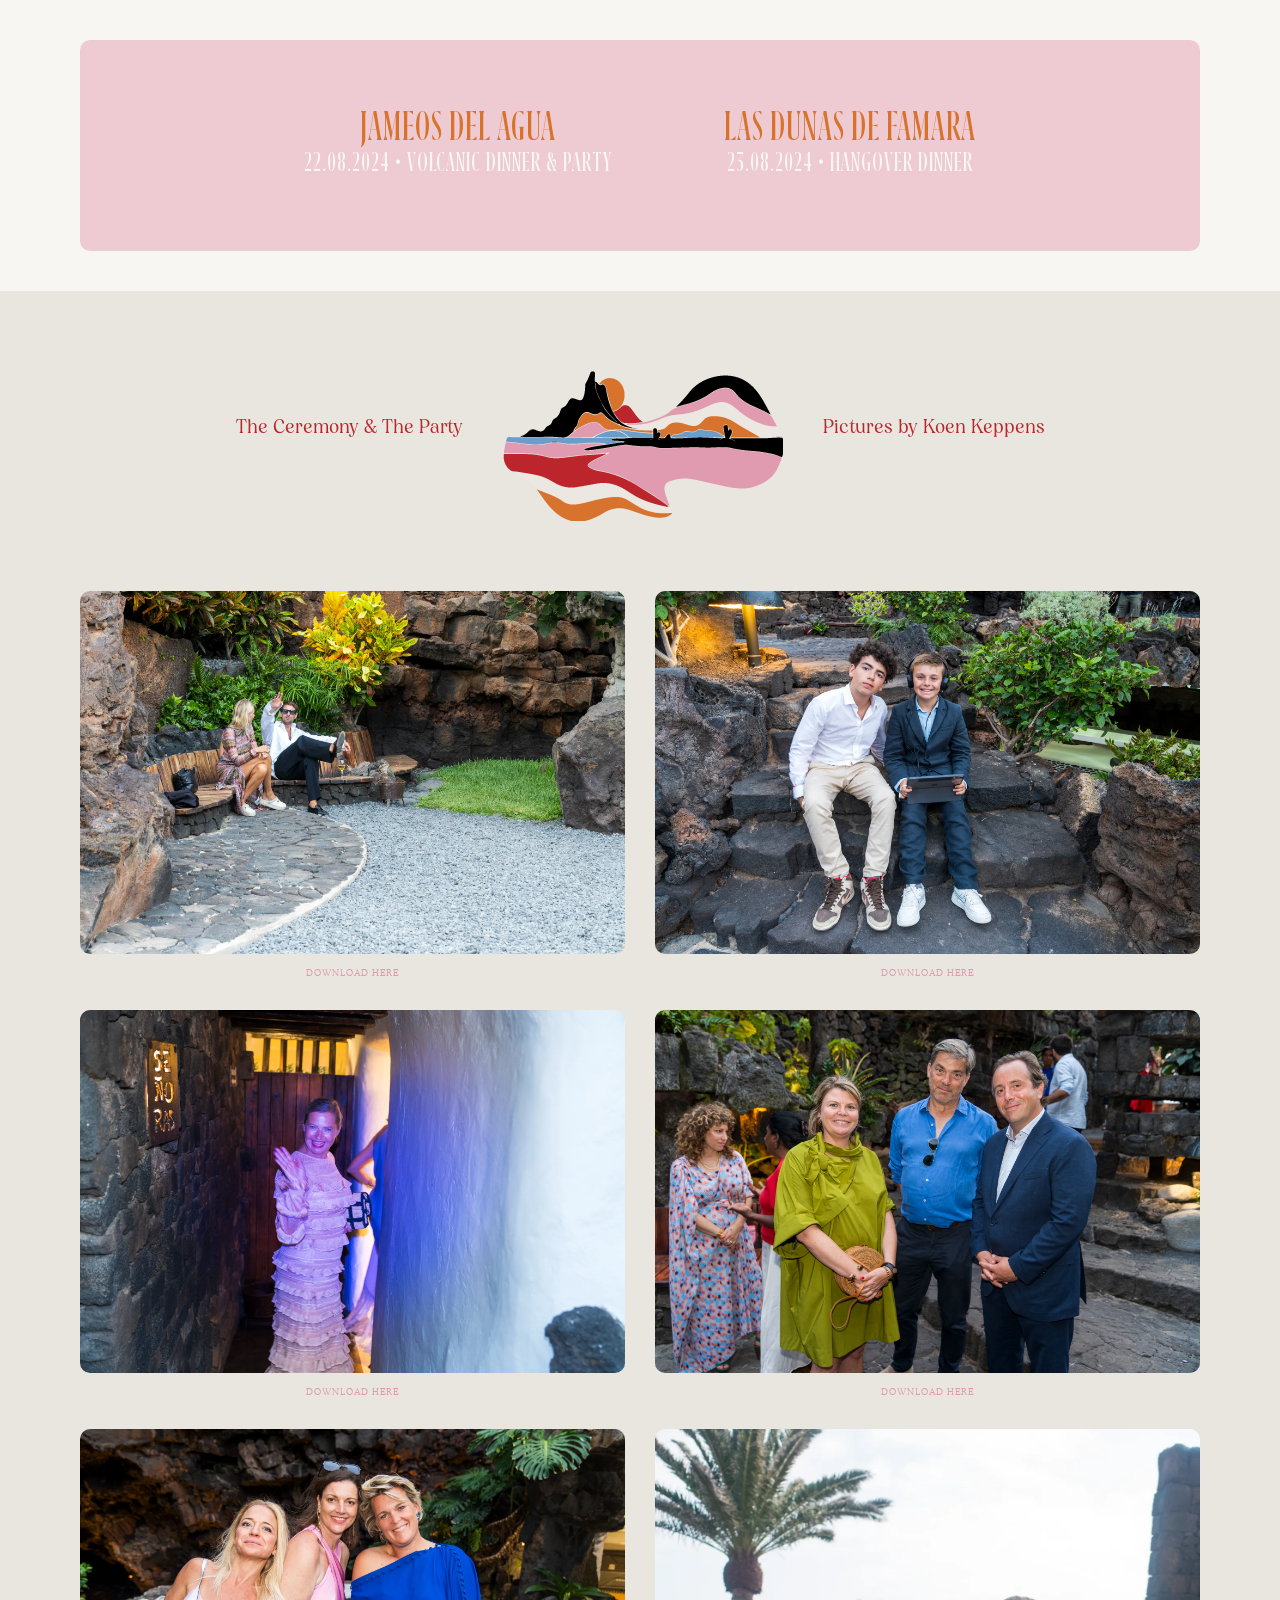
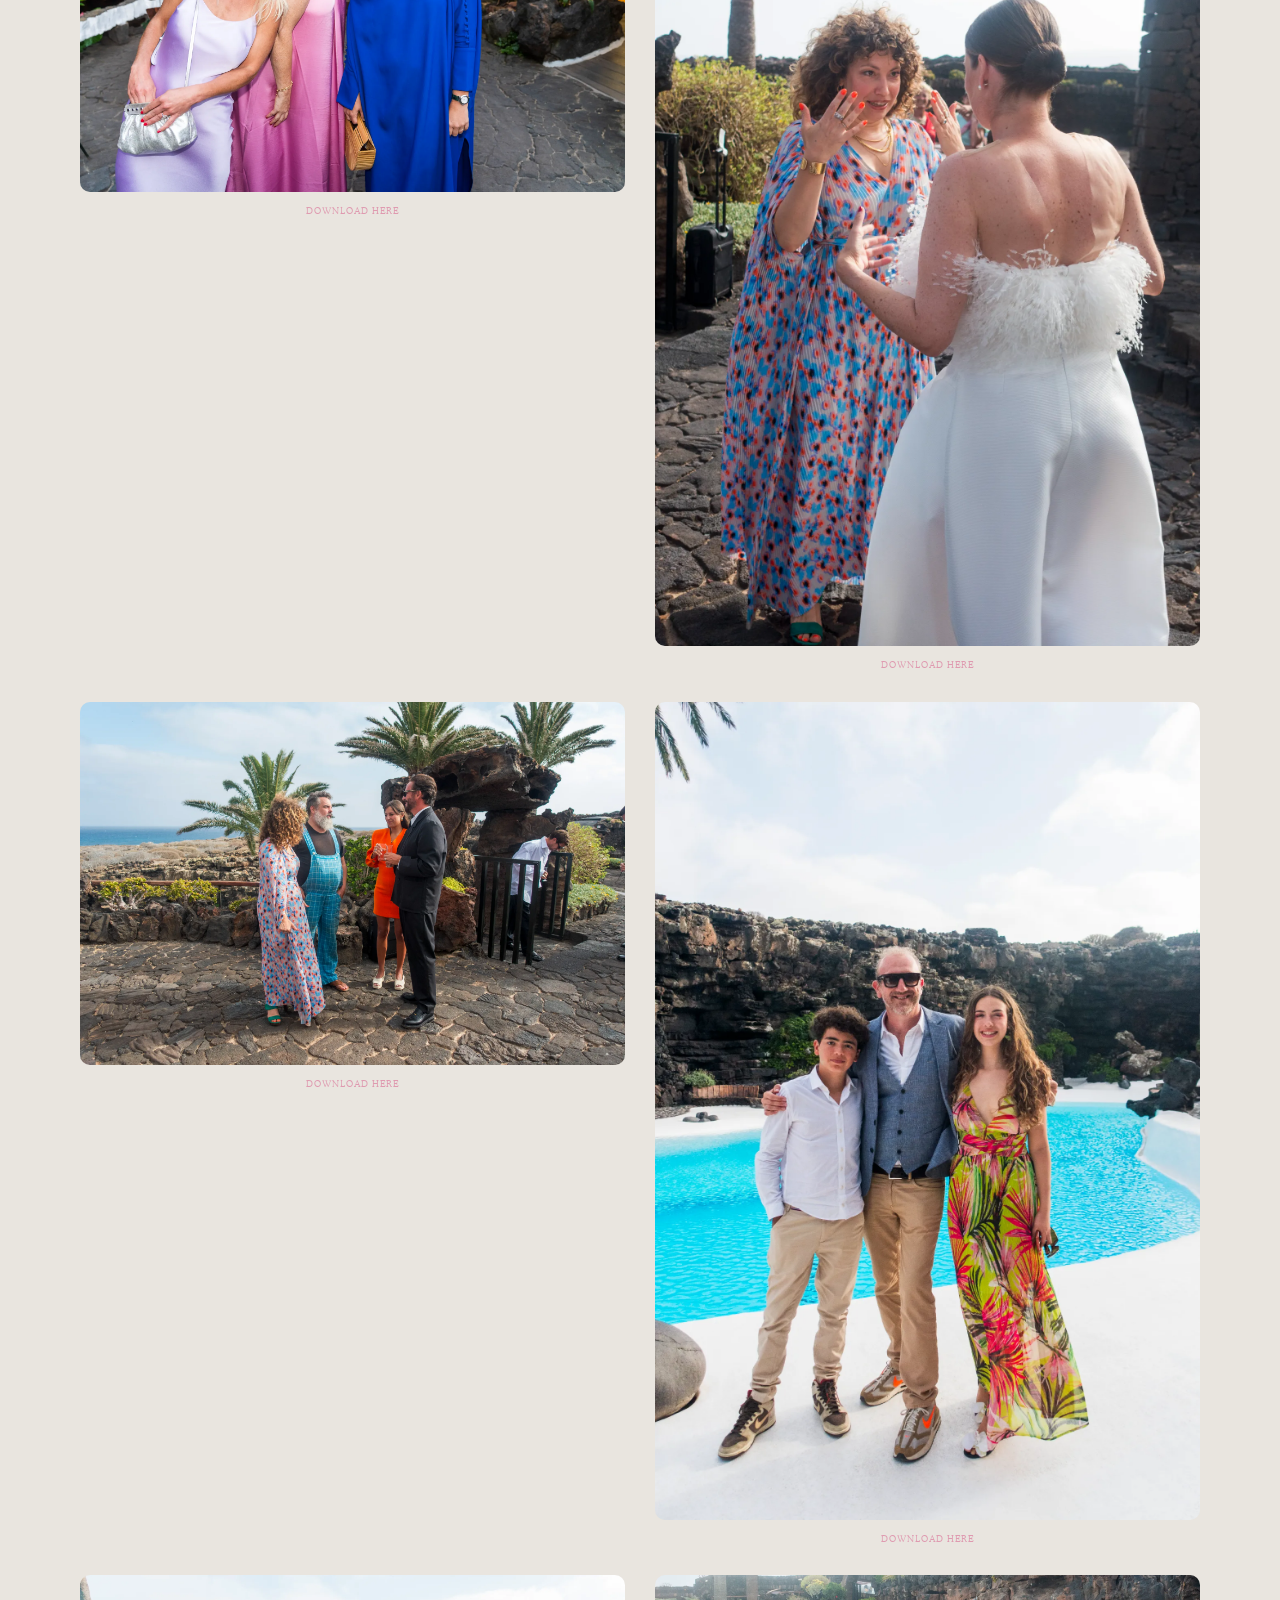
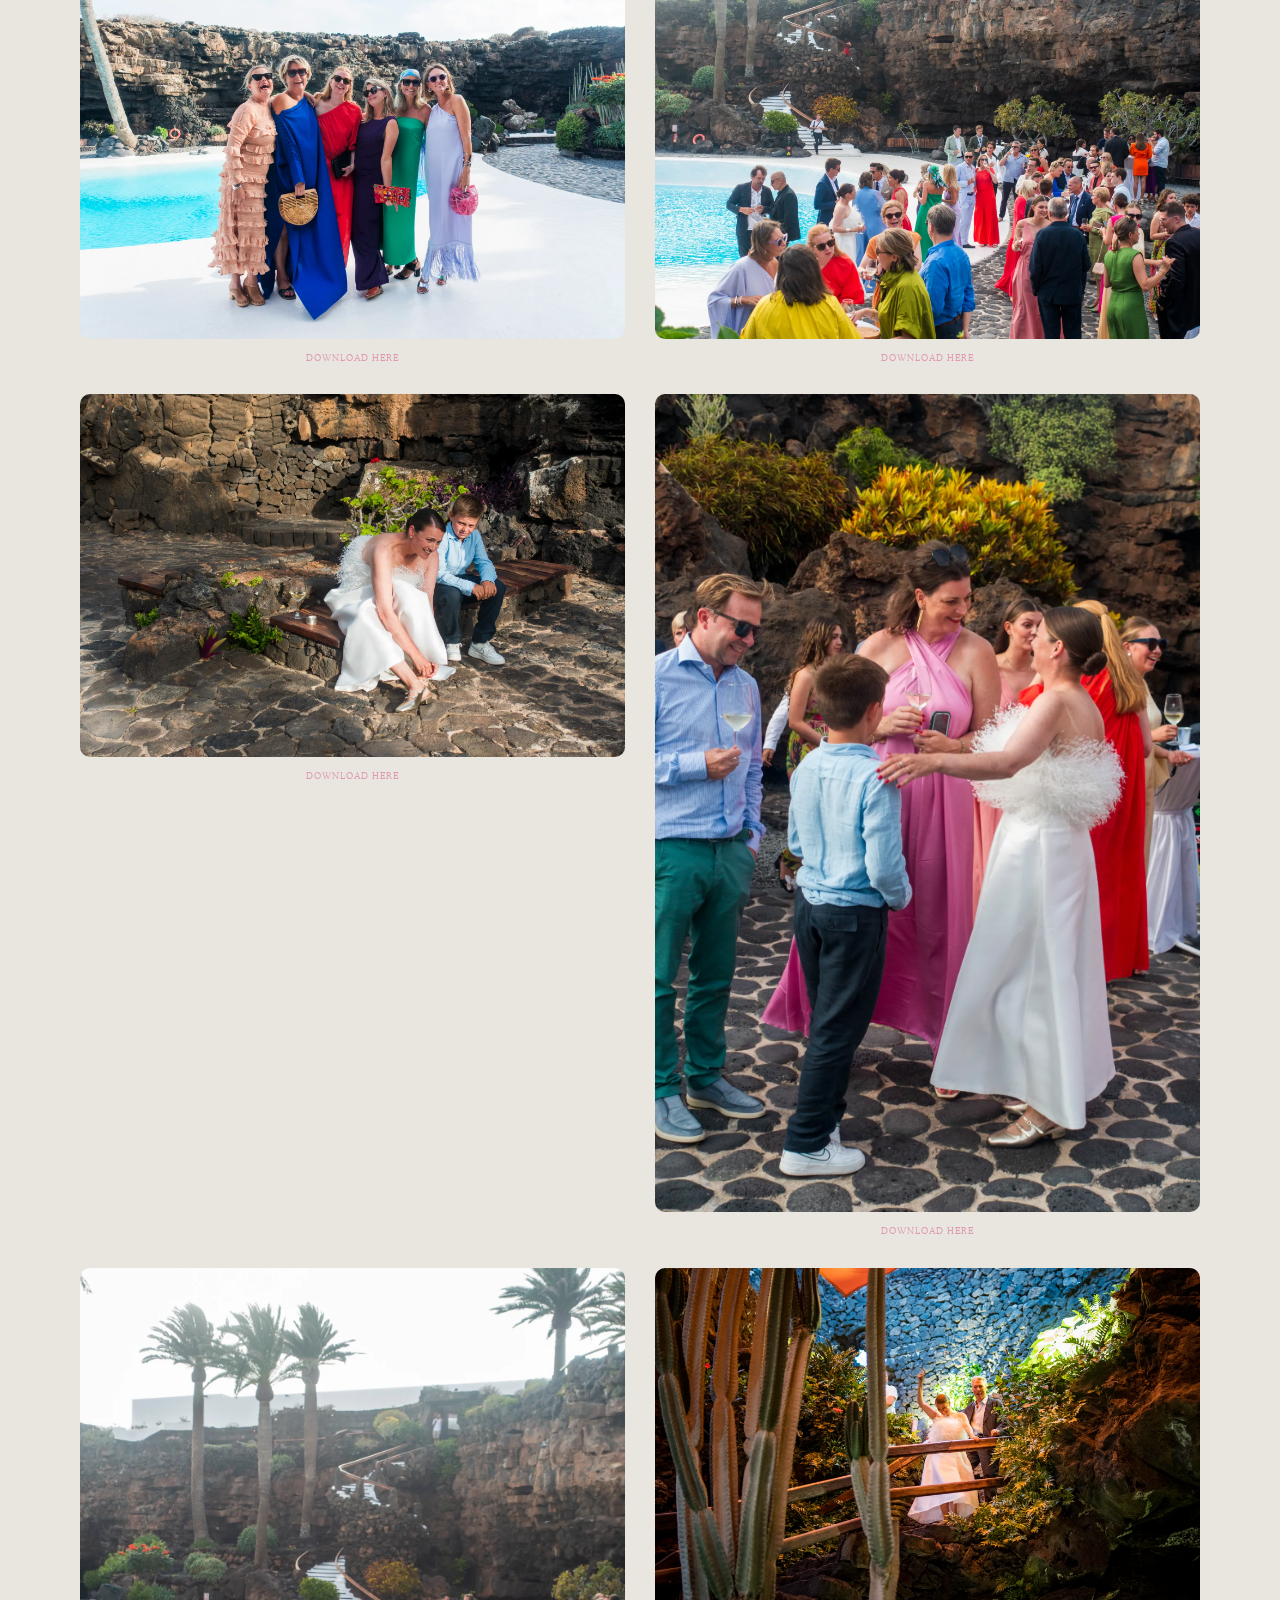
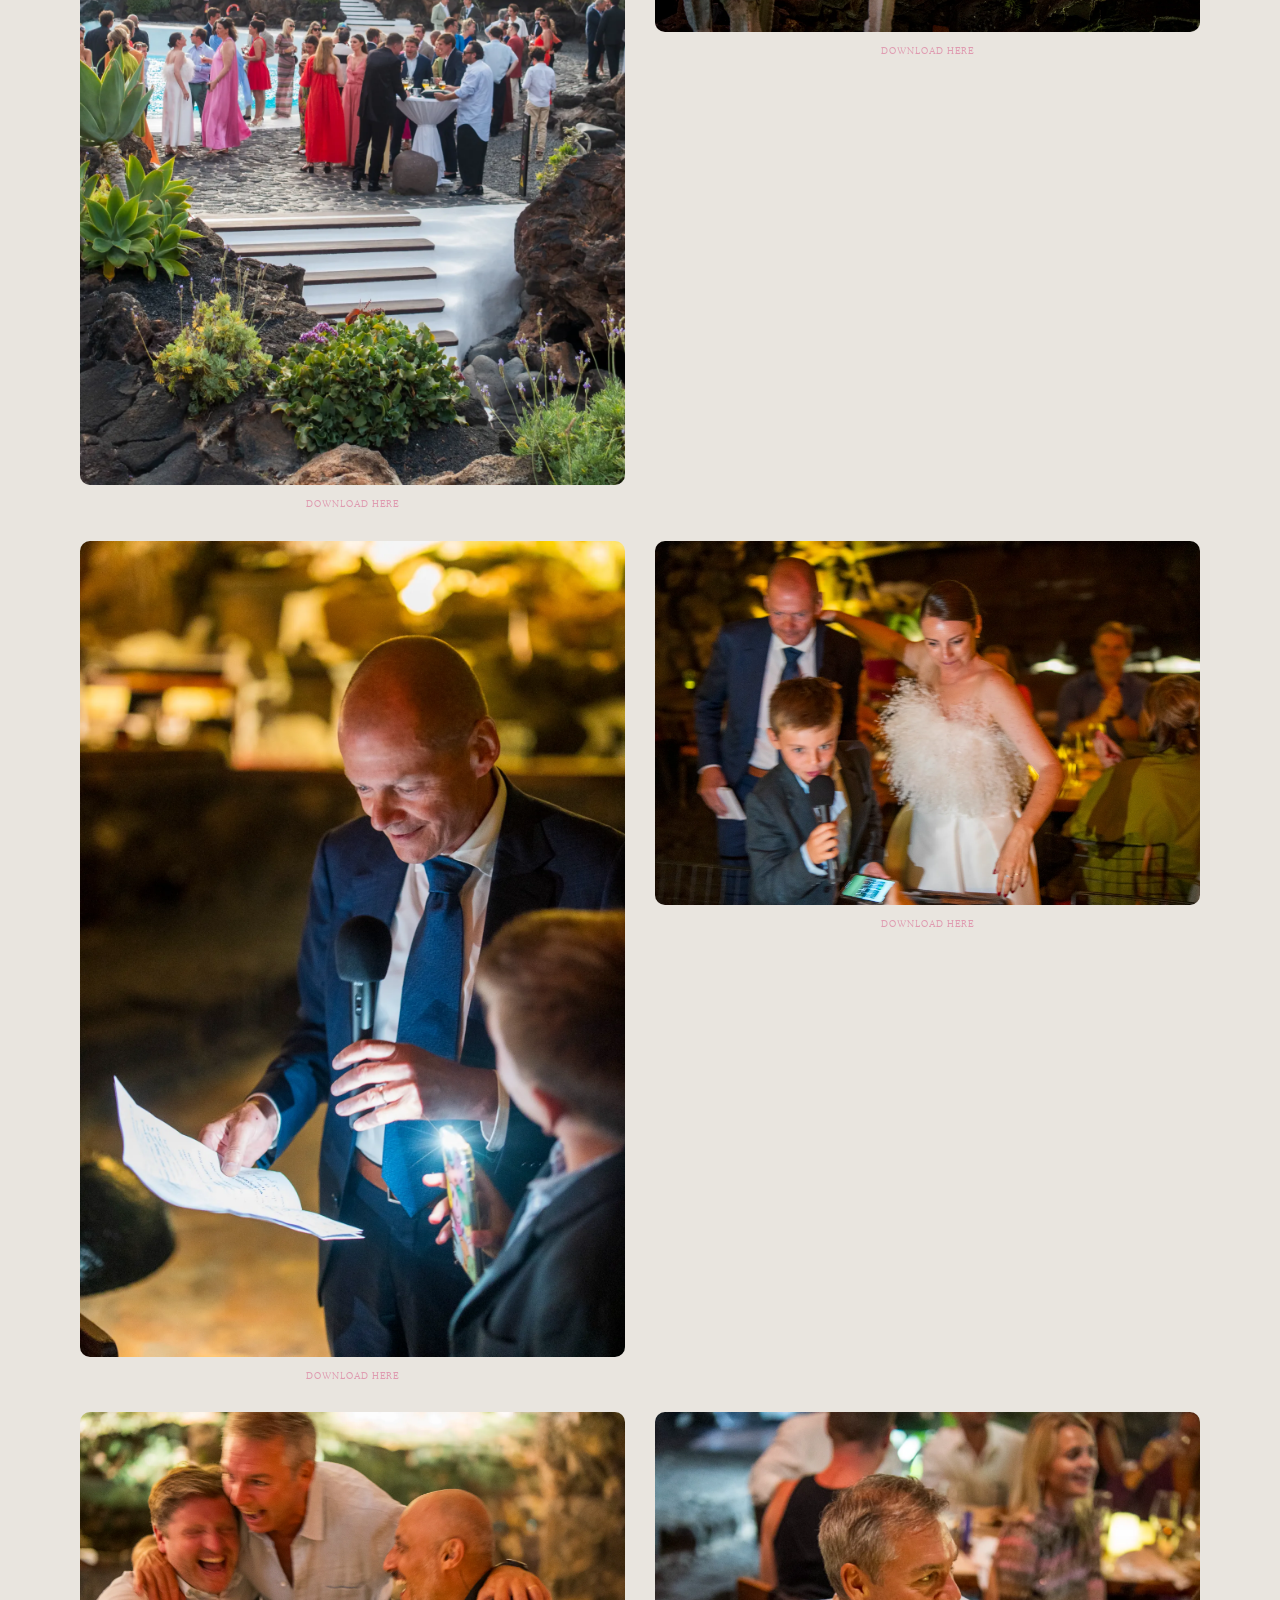
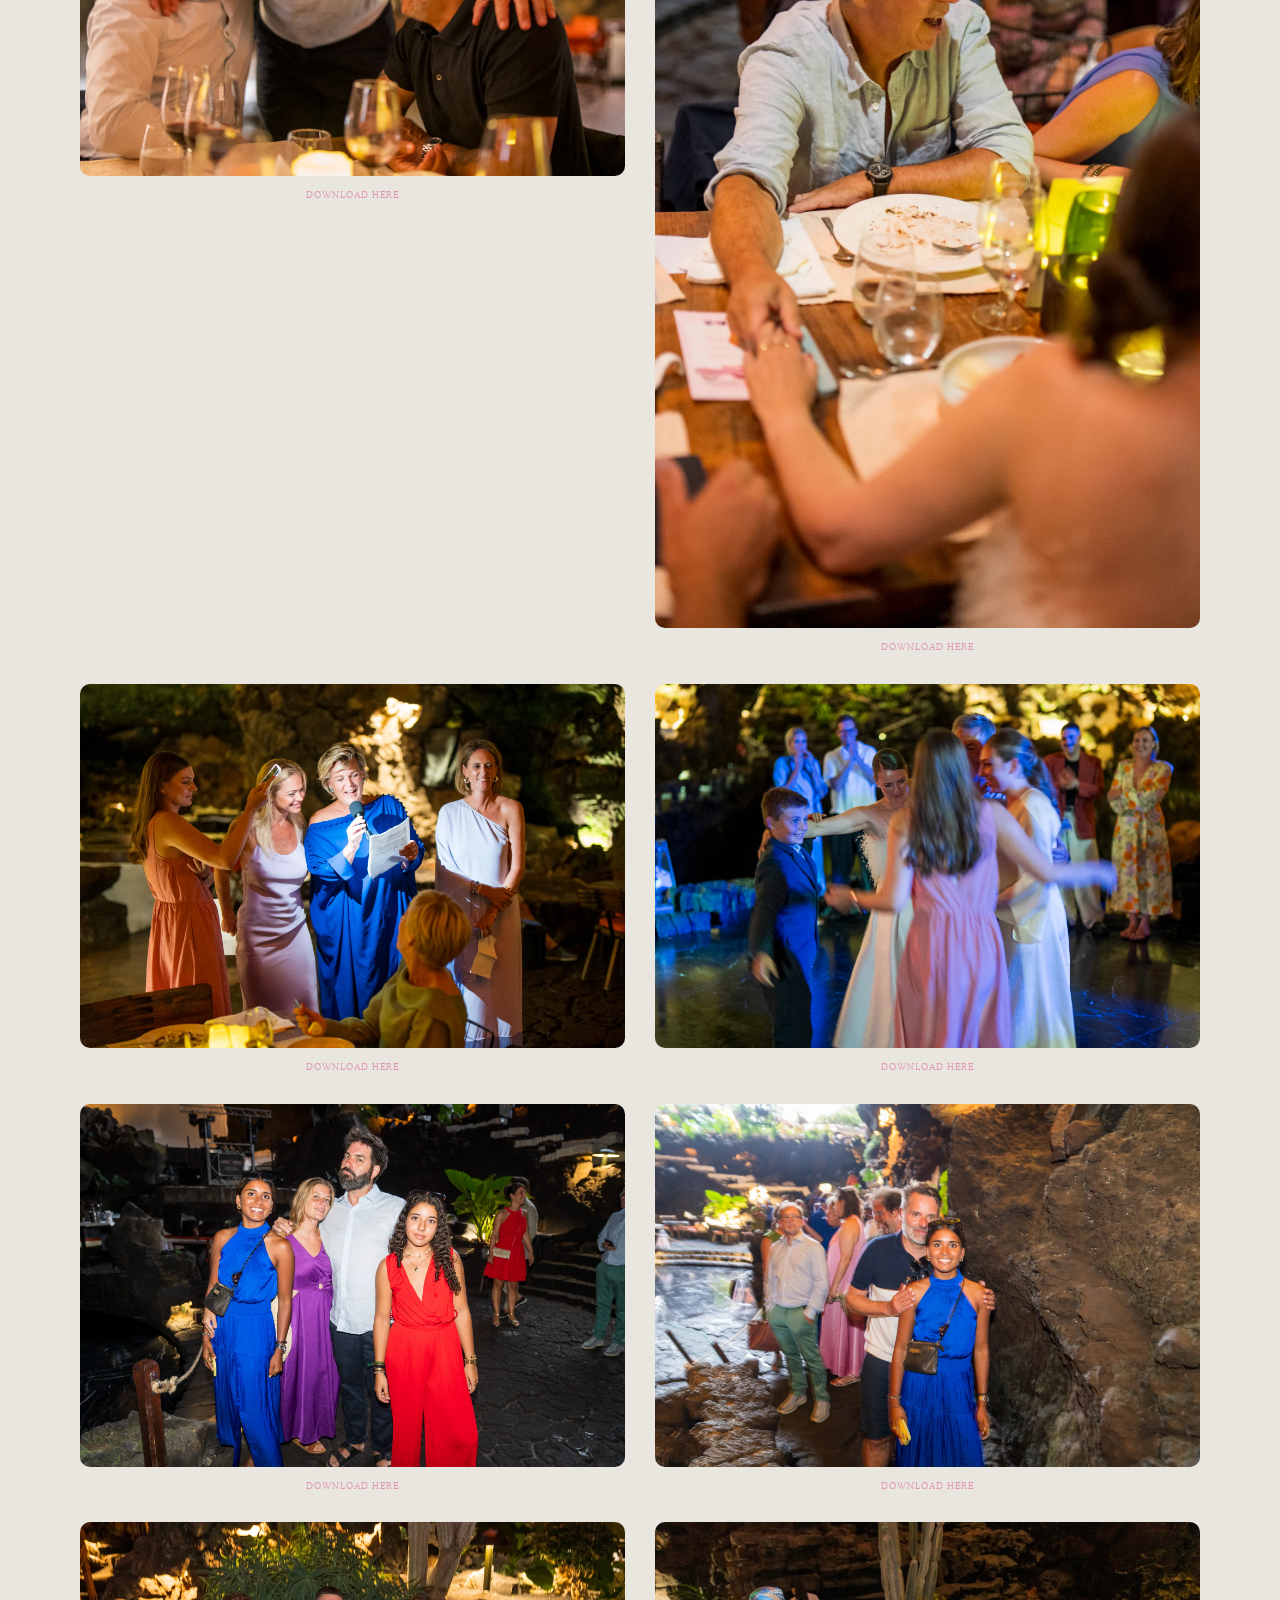
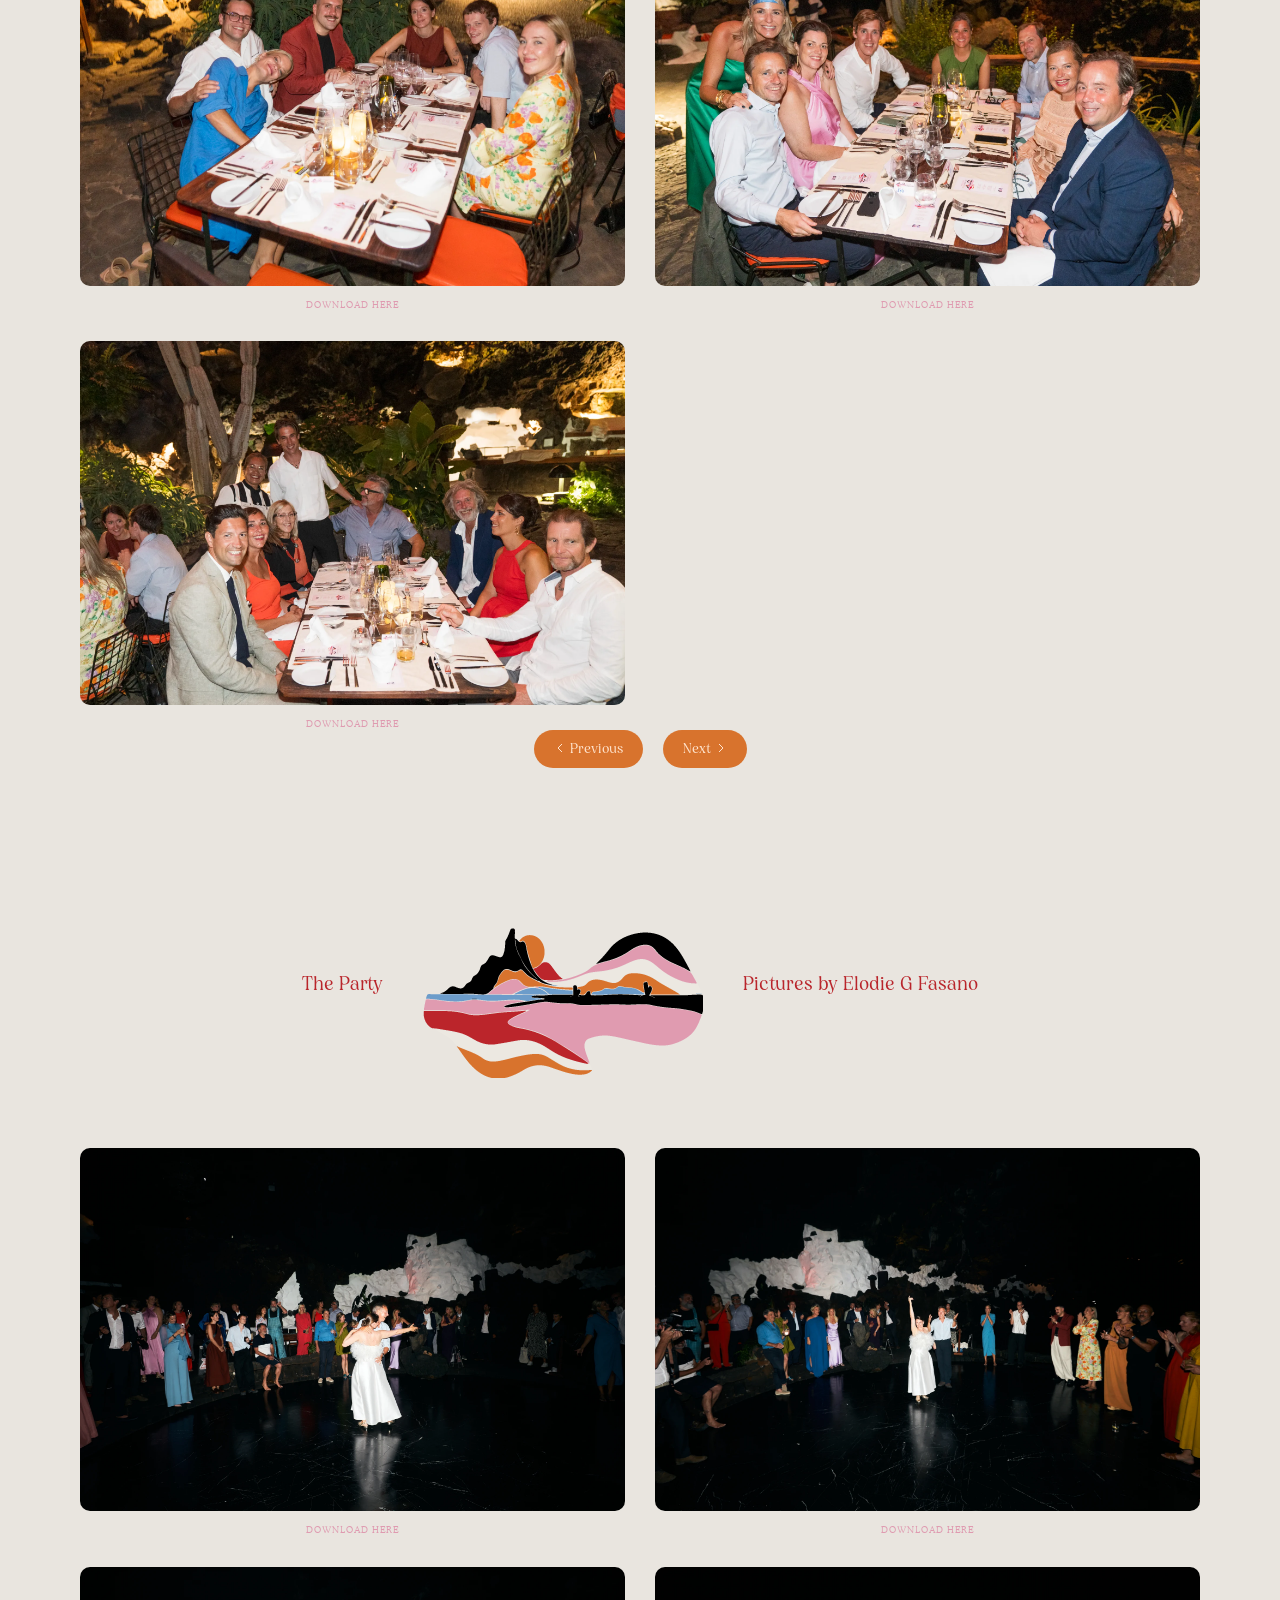
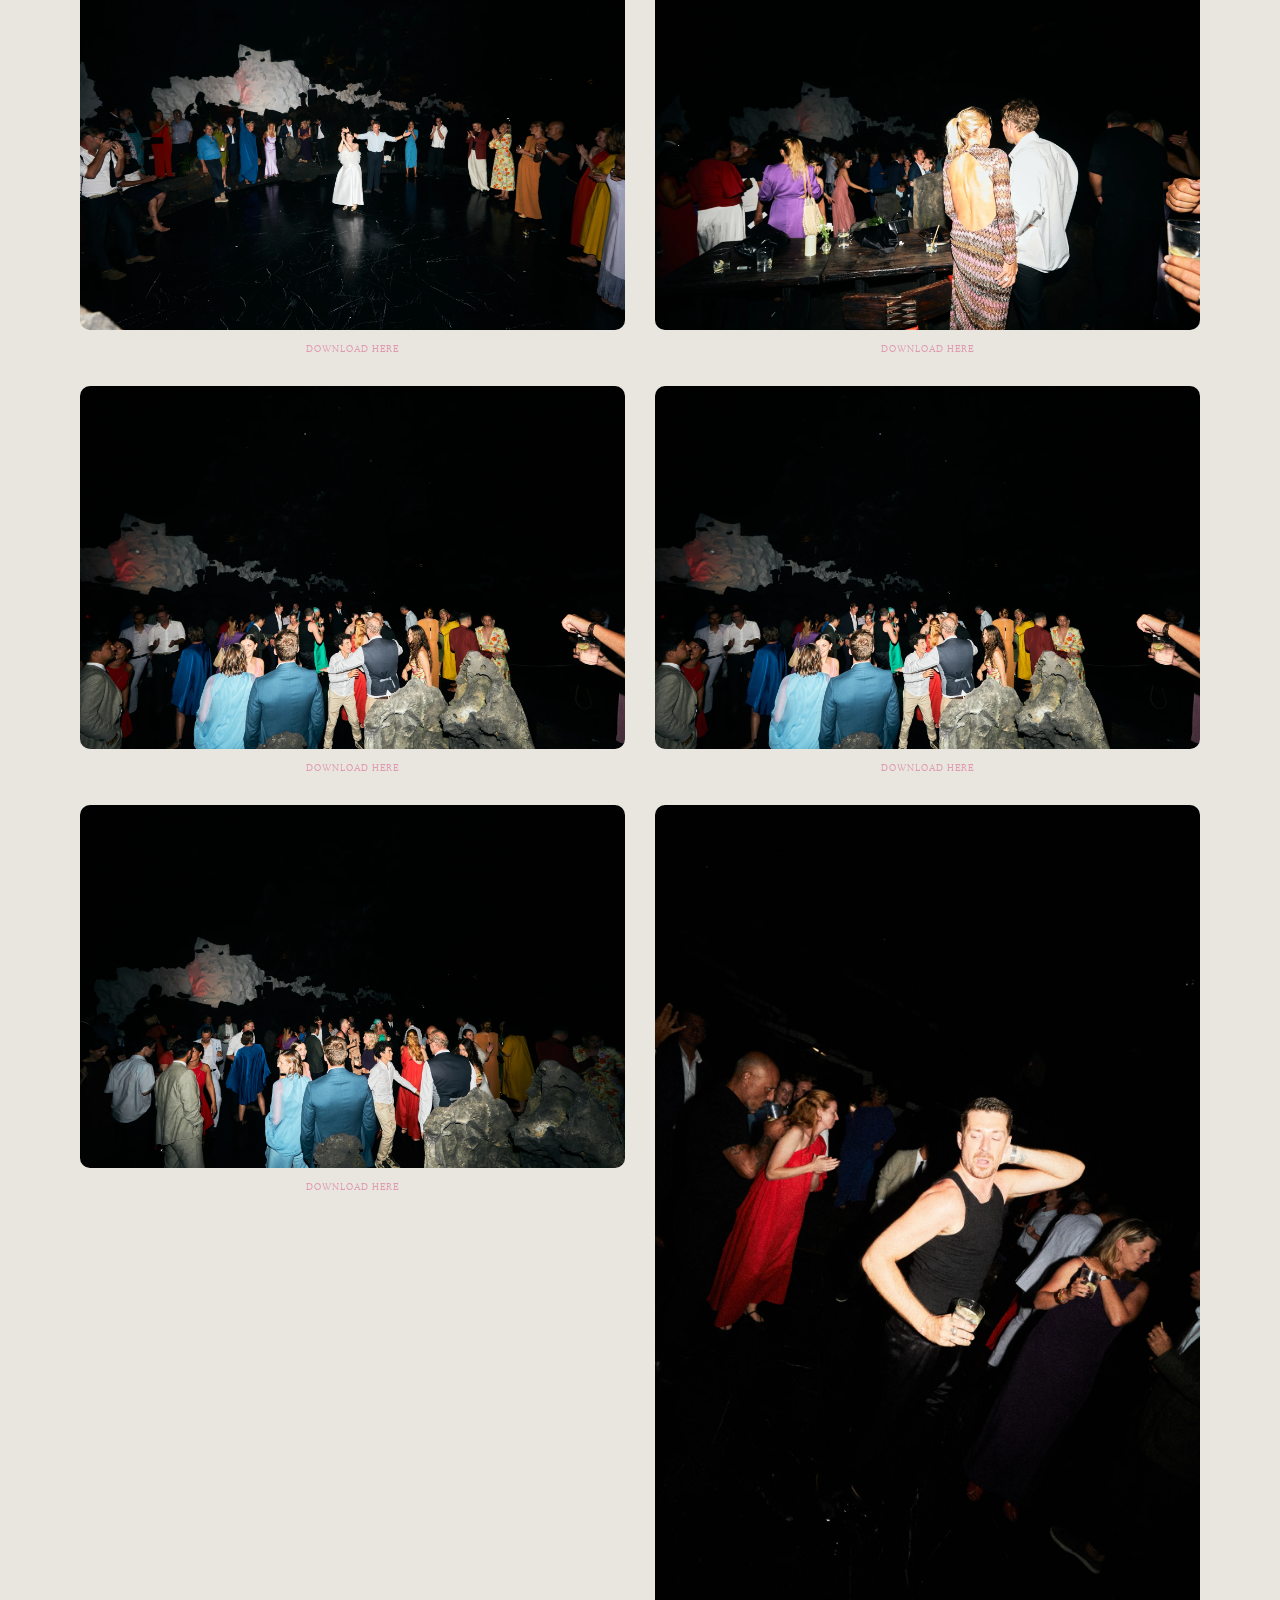
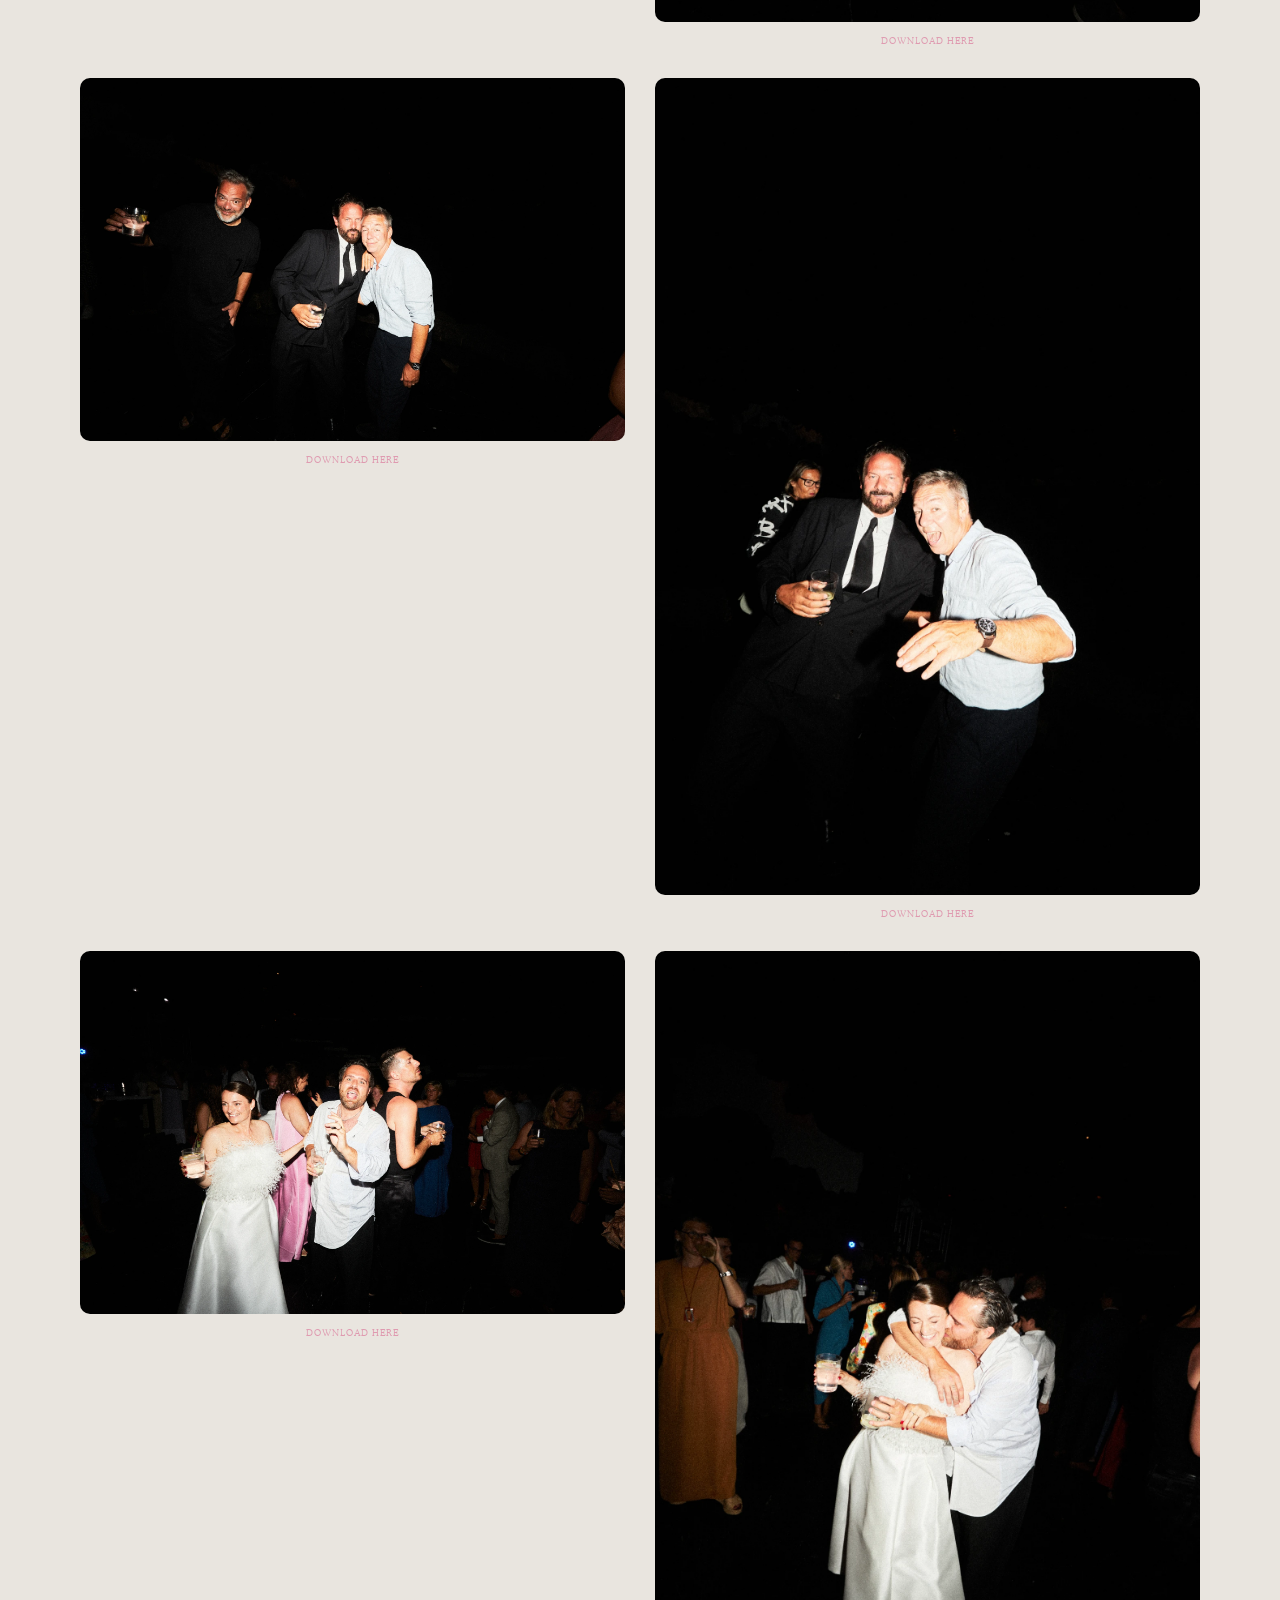
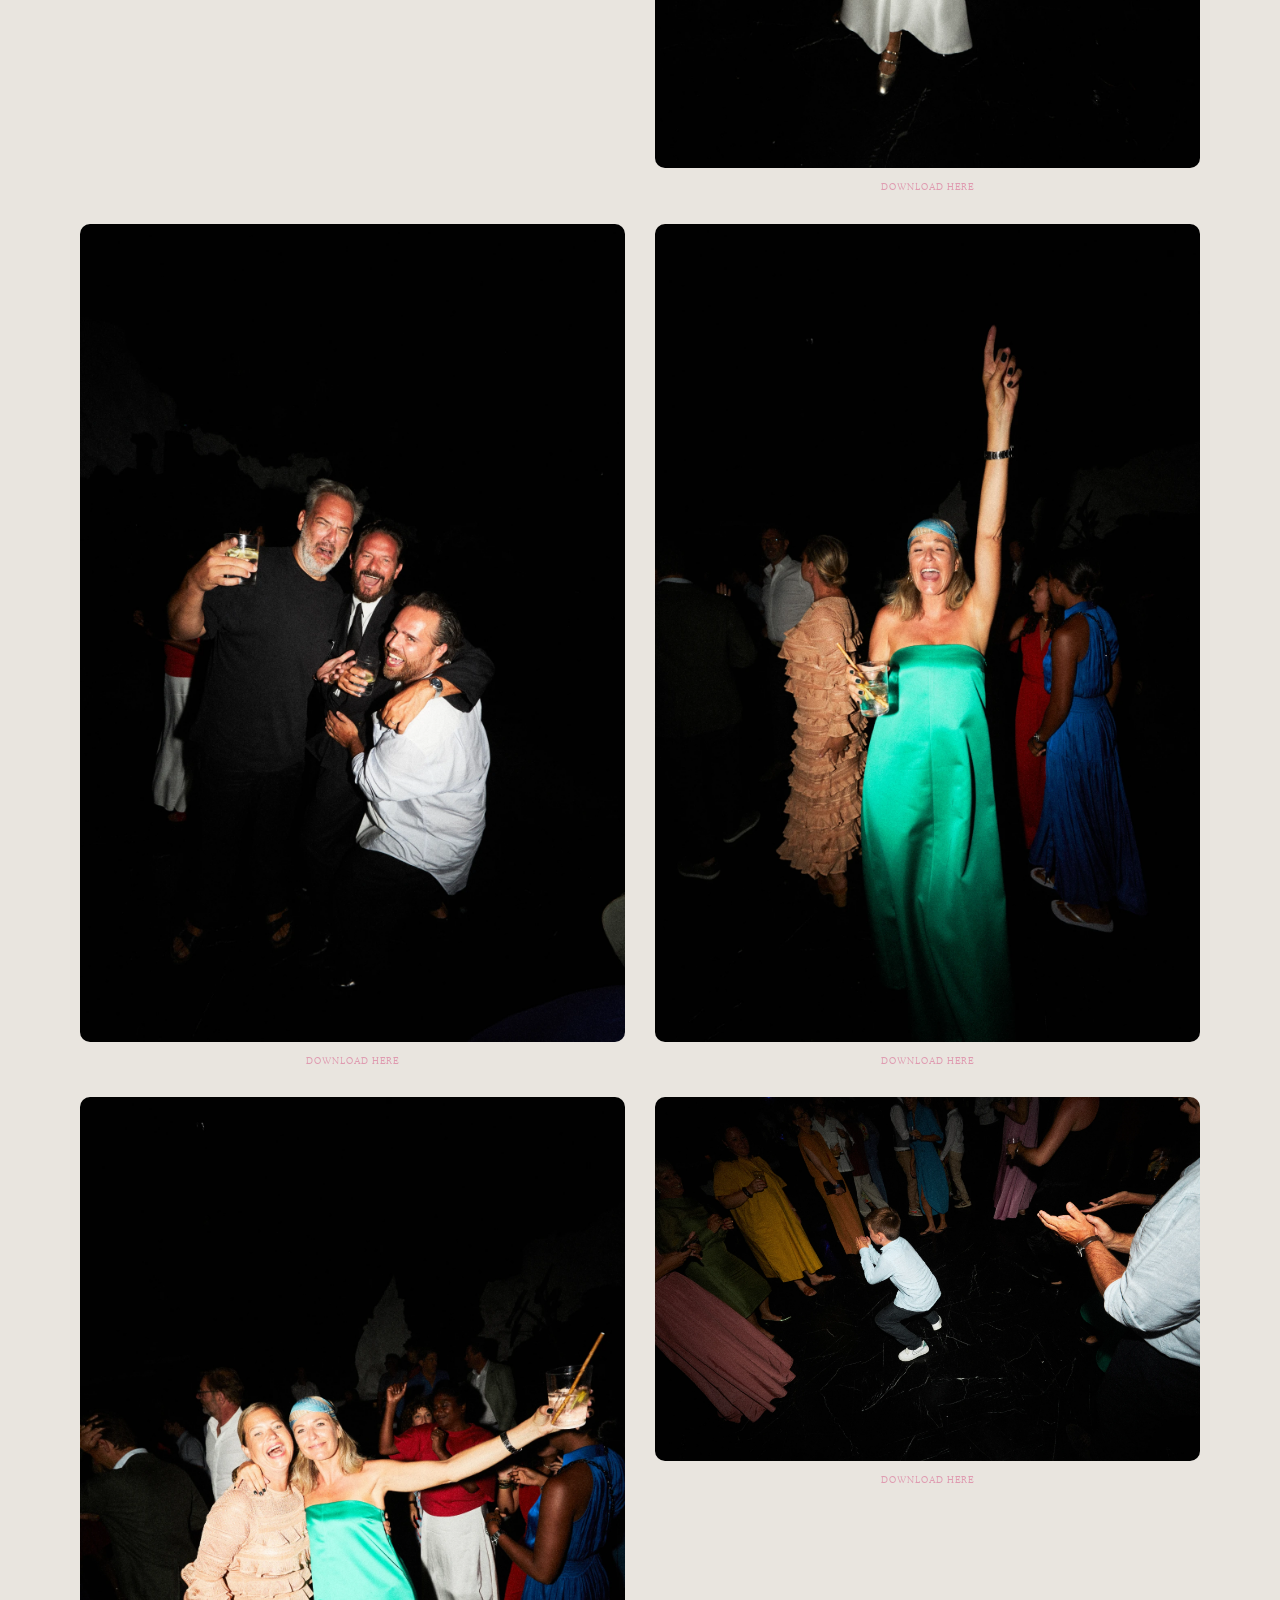
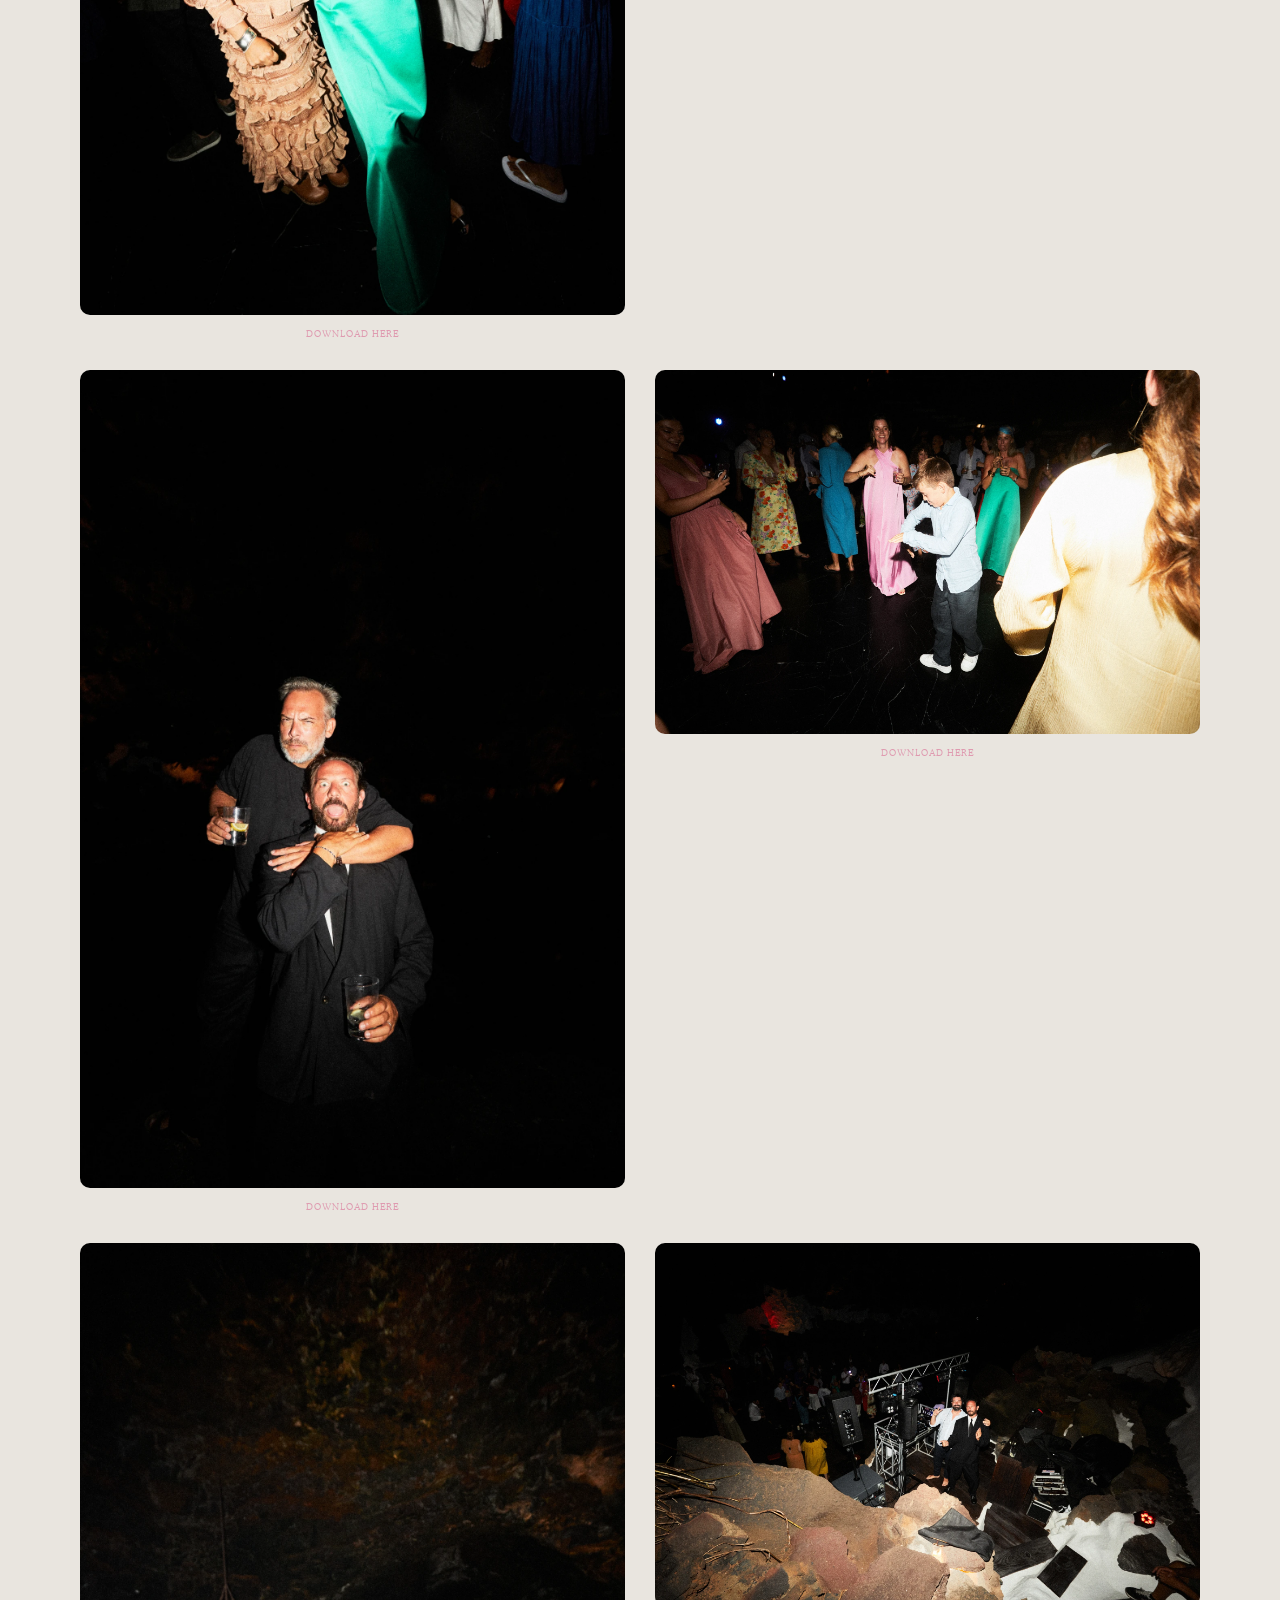
<file: pictures/page-3.html>
<!doctype html>
<!DOCTYPE html>
<!-- Last Published: Sat Dec 14 2024 06:41:04 GMT+0000 (Coordinated Universal Time) --><html data-wf-domain="www.weddingwendyanddirk.com" data-wf-page="675872c183efe7156a5697ec" data-wf-site="6544ccd9e8cd6d6114932311" lang="en"><head><meta charset="utf-8"/><link crossorigin="anonymous" href="https://cdn.prod.website-files.com" rel="preconnect"/><title>Pictures</title><meta content="Pictures" property="og:title"/><meta content="Pictures" name="twitter:title"/><meta content="width=device-width, initial-scale=1" name="viewport"/><link href="../assets/site.css" rel="stylesheet" type="text/css"/><link href="https://fonts.googleapis.com" rel="preconnect"/><link crossorigin="anonymous" href="https://fonts.gstatic.com" rel="preconnect"/><script src="../assets/012e56dad079-webfont.js" type="text/javascript"></script><script type="text/javascript">WebFont.load({  google: {    families: ["Montserrat:100,100italic,200,200italic,300,300italic,400,400italic,500,500italic,600,600italic,700,700italic,800,800italic,900,900italic"]  }});</script><script type="text/javascript">!function(o,c){var n=c.documentElement,t=" w-mod-";n.className+=t+"js",("ontouchstart"in o||o.DocumentTouch&&c instanceof DocumentTouch)&&(n.className+=t+"touch")}(window,document);</script><link href="../assets/666a513c7777-66509c26cd4a36647259c584_ico.png" rel="shortcut icon" type="image/x-icon"/><link href="../assets/8c3978d186e9-66509bbc877ceb0d41e11fc5_webclip.png" rel="apple-touch-icon"/></head><body><div class="mini-menu"><a class="link-block_pictures w-inline-block" href="#JAMEOS"><div class="picture_menu">JAMEOS DEL AGUA</div><div class="picture_menu_details">22.08.2024 • Volcanic Dinner &amp; Party</div></a><a class="link-block_pictures w-inline-block" href="#LAS-DUNAS-SECTION"><div class="picture_menu">LAS DUNAS DE FAMARA</div><div class="picture_menu_details">23.08.2024 • Hangover Dinner</div></a></div><section class="w-layout-blockcontainer page-wrapper w-container"><section class="jameos_section" id="JAMEOS"><div class="koen-keppens"><div class="pictures_image_icon_wrapper"><div class="text-block-12-copy">The Ceremony &amp; The Party</div><img alt="" class="image-5" loading="lazy" src="../assets/94d5bb0106b2-665061a93a4c2741152e7fde_VOLCANIC-DINNER.png"/><div class="text-block-12-copy">Pictures by Koen Keppens</div></div><div class="collection_wrapper"><div class="collection-list-wrapper w-dyn-list"><div class="collection-list w-dyn-items" role="list"><div class="collection-item w-dyn-item" role="listitem"><div class="cms_image_wrapper"><img alt="" class="image_cms" loading="lazy" sizes="(max-width: 479px) 87vw, (max-width: 767px) 46vw, (max-width: 991px) 45vw, 40vw" src="../gallery-backup/photos/a8edcf2d970da54f.webp" width="Auto"/><a class="link-block w-inline-block" href="https://www.dropbox.com/scl/fi/2lppulyfpn4ahb8g64zvw/029.jpg?rlkey=w9jm3jxmtrrrpjif1n6i4kbqr&amp;dl=0" target="_blank"><div class="link_picture_download">download here<br/></div></a></div></div><div class="collection-item w-dyn-item" role="listitem"><div class="cms_image_wrapper"><img alt="" class="image_cms" loading="lazy" sizes="(max-width: 479px) 87vw, (max-width: 767px) 46vw, (max-width: 991px) 45vw, 40vw" src="../gallery-backup/photos/664fd645a97842ec.webp" width="Auto"/><a class="link-block w-inline-block" href="https://www.dropbox.com/scl/fi/z9o1fdeen3h7ll18k05yl/030.jpg?rlkey=65wiez8d2t3kaaqjd8sl92vns&amp;dl=0" target="_blank"><div class="link_picture_download">download here<br/></div></a></div></div><div class="collection-item w-dyn-item" role="listitem"><div class="cms_image_wrapper"><img alt="" class="image_cms" loading="lazy" sizes="(max-width: 479px) 87vw, (max-width: 767px) 46vw, (max-width: 991px) 45vw, 40vw" src="../gallery-backup/photos/76f7f4473bd5926c.webp" width="Auto"/><a class="link-block w-inline-block" href="https://www.dropbox.com/scl/fi/rfftirqowrb9bn8m14oh2/031.jpg?rlkey=i3aiyiixzjqnwz1h7nanxfaxy&amp;dl=0" target="_blank"><div class="link_picture_download">download here<br/></div></a></div></div><div class="collection-item w-dyn-item" role="listitem"><div class="cms_image_wrapper"><img alt="" class="image_cms" loading="lazy" sizes="(max-width: 479px) 87vw, (max-width: 767px) 46vw, (max-width: 991px) 45vw, 40vw" src="../gallery-backup/photos/78bda54d93ab311d.webp" width="Auto"/><a class="link-block w-inline-block" href="https://www.dropbox.com/scl/fi/irb0jk4fzp0ahx3fk24ng/032.jpg?rlkey=fkv1w6cquu1jqvlgmdry1bybz&amp;dl=0" target="_blank"><div class="link_picture_download">download here<br/></div></a></div></div><div class="collection-item w-dyn-item" role="listitem"><div class="cms_image_wrapper"><img alt="" class="image_cms" loading="lazy" sizes="(max-width: 479px) 87vw, (max-width: 767px) 46vw, (max-width: 991px) 45vw, 40vw" src="../gallery-backup/photos/3c7f2031060d556c.webp" width="Auto"/><a class="link-block w-inline-block" href="https://www.dropbox.com/scl/fi/vitsbt7rqeb5y2akaz2mo/033.jpg?rlkey=iv3uetkckrkigxbtiu0imteaz&amp;dl=0" target="_blank"><div class="link_picture_download">download here<br/></div></a></div></div><div class="collection-item w-dyn-item" role="listitem"><div class="cms_image_wrapper"><img alt="" class="image_cms" loading="lazy" sizes="(max-width: 479px) 87vw, (max-width: 767px) 46vw, (max-width: 991px) 45vw, 40vw" src="../gallery-backup/photos/a55656ca04d92cc5.webp" width="Auto"/><a class="link-block w-inline-block" href="https://www.dropbox.com/scl/fi/rvhjeq4zk1619xh04jkif/034.jpg?rlkey=zs9mx9l2bk1cy0raxpvktcry0&amp;dl=0" target="_blank"><div class="link_picture_download">download here<br/></div></a></div></div><div class="collection-item w-dyn-item" role="listitem"><div class="cms_image_wrapper"><img alt="" class="image_cms" loading="lazy" sizes="(max-width: 479px) 87vw, (max-width: 767px) 46vw, (max-width: 991px) 45vw, 40vw" src="../gallery-backup/photos/e5f783d9f1dc349c.webp" width="Auto"/><a class="link-block w-inline-block" href="https://www.dropbox.com/scl/fi/2szu0zla03vfxsnfdw3ld/035.jpg?rlkey=ugf0fyeoxdwldjgbag05oay5n&amp;dl=0" target="_blank"><div class="link_picture_download">download here<br/></div></a></div></div><div class="collection-item w-dyn-item" role="listitem"><div class="cms_image_wrapper"><img alt="" class="image_cms" loading="lazy" sizes="(max-width: 479px) 87vw, (max-width: 767px) 46vw, (max-width: 991px) 45vw, 40vw" src="../gallery-backup/photos/0b6ec40af7fa1d29.webp" width="Auto"/><a class="link-block w-inline-block" href="https://www.dropbox.com/scl/fi/ov5js0rx3heo9gmv6yt8m/036.jpg?rlkey=jy8oy9tx5nprrzsdg6b4dp7vp&amp;dl=0" target="_blank"><div class="link_picture_download">download here<br/></div></a></div></div><div class="collection-item w-dyn-item" role="listitem"><div class="cms_image_wrapper"><img alt="" class="image_cms" loading="lazy" sizes="(max-width: 479px) 87vw, (max-width: 767px) 46vw, (max-width: 991px) 45vw, 40vw" src="../gallery-backup/photos/44a41408349b6f17.webp" width="Auto"/><a class="link-block w-inline-block" href="https://www.dropbox.com/scl/fi/tld9bslz1kmnzrvrxianz/037.jpg?rlkey=hao8qmqqpha2h5518uawmsvil&amp;dl=0" target="_blank"><div class="link_picture_download">download here<br/></div></a></div></div><div class="collection-item w-dyn-item" role="listitem"><div class="cms_image_wrapper"><img alt="" class="image_cms" loading="lazy" sizes="(max-width: 479px) 87vw, (max-width: 767px) 46vw, (max-width: 991px) 45vw, 40vw" src="../gallery-backup/photos/2e5a6dea3de74544.webp" width="Auto"/><a class="link-block w-inline-block" href="https://www.dropbox.com/scl/fi/mc7kppsyyvural7o7i2zm/038.jpg?rlkey=xepz53nmy89d3cdx3zakhdubg&amp;dl=0" target="_blank"><div class="link_picture_download">download here<br/></div></a></div></div><div class="collection-item w-dyn-item" role="listitem"><div class="cms_image_wrapper"><img alt="" class="image_cms" loading="lazy" sizes="(max-width: 479px) 87vw, (max-width: 767px) 46vw, (max-width: 991px) 45vw, 40vw" src="../gallery-backup/photos/b7ce34101c073a87.webp" width="Auto"/><a class="link-block w-inline-block" href="https://www.dropbox.com/scl/fi/2o0sxavd39q7absidno0v/039.jpg?rlkey=1zv50mjf1lletxa4s0av0d8d2&amp;dl=0" target="_blank"><div class="link_picture_download">download here<br/></div></a></div></div><div class="collection-item w-dyn-item" role="listitem"><div class="cms_image_wrapper"><img alt="" class="image_cms" loading="lazy" sizes="(max-width: 479px) 87vw, (max-width: 767px) 46vw, (max-width: 991px) 45vw, 40vw" src="../gallery-backup/photos/effdcfc241b38594.webp" width="Auto"/><a class="link-block w-inline-block" href="https://www.dropbox.com/scl/fi/1it7rox935jhdaqy7uwb3/040.jpg?rlkey=9068ulyvarl1w55veyrp4prrp&amp;dl=0" target="_blank"><div class="link_picture_download">download here<br/></div></a></div></div><div class="collection-item w-dyn-item" role="listitem"><div class="cms_image_wrapper"><img alt="" class="image_cms" loading="lazy" sizes="(max-width: 479px) 87vw, (max-width: 767px) 46vw, (max-width: 991px) 45vw, 40vw" src="../gallery-backup/photos/e05461fb95a739c8.webp" width="Auto"/><a class="link-block w-inline-block" href="https://www.dropbox.com/scl/fi/nk3yvoiuadye0l8h8066k/041.jpg?rlkey=a8h1twjat4ouxehhx68289sxo&amp;dl=0" target="_blank"><div class="link_picture_download">download here<br/></div></a></div></div><div class="collection-item w-dyn-item" role="listitem"><div class="cms_image_wrapper"><img alt="" class="image_cms" loading="lazy" sizes="(max-width: 479px) 87vw, (max-width: 767px) 46vw, (max-width: 991px) 45vw, 40vw" src="../gallery-backup/photos/57b5f5bc04931dbd.webp" width="Auto"/><a class="link-block w-inline-block" href="https://www.dropbox.com/scl/fi/a4b3rhfwlh5zgt0b0tn9d/01.jpg?rlkey=ohpe2w095gn9ohdww3tuzdemx&amp;dl=0" target="_blank"><div class="link_picture_download">download here<br/></div></a></div></div><div class="collection-item w-dyn-item" role="listitem"><div class="cms_image_wrapper"><img alt="" class="image_cms" loading="lazy" sizes="(max-width: 479px) 87vw, (max-width: 767px) 46vw, (max-width: 991px) 45vw, 40vw" src="../gallery-backup/photos/b767e1c05c4f66d6.webp" width="Auto"/><a class="link-block w-inline-block" href="https://www.dropbox.com/scl/fi/1kdspqwhh0iztf56mckuk/02.jpg?rlkey=mmz2mherhgkfiem5jzjmi61lt&amp;dl=0" target="_blank"><div class="link_picture_download">download here<br/></div></a></div></div><div class="collection-item w-dyn-item" role="listitem"><div class="cms_image_wrapper"><img alt="" class="image_cms" loading="lazy" sizes="(max-width: 479px) 87vw, (max-width: 767px) 46vw, (max-width: 991px) 45vw, 40vw" src="../gallery-backup/photos/f84d3e89cb73529f.webp" width="Auto"/><a class="link-block w-inline-block" href="https://www.dropbox.com/scl/fi/8umk05eok2atsmofph1i2/03.jpg?rlkey=8gs0qdvbhfsfhswheox1sdkrq&amp;dl=0" target="_blank"><div class="link_picture_download">download here<br/></div></a></div></div><div class="collection-item w-dyn-item" role="listitem"><div class="cms_image_wrapper"><img alt="" class="image_cms" loading="lazy" sizes="(max-width: 479px) 87vw, (max-width: 767px) 46vw, (max-width: 991px) 45vw, 40vw" src="../gallery-backup/photos/b60be0adc08cd5e5.webp" width="Auto"/><a class="link-block w-inline-block" href="https://www.dropbox.com/scl/fi/s843xex4s905ovmbbhjnk/04.jpg?rlkey=bos8k86dqwy9j2rczuvvo50us&amp;dl=0" target="_blank"><div class="link_picture_download">download here<br/></div></a></div></div><div class="collection-item w-dyn-item" role="listitem"><div class="cms_image_wrapper"><img alt="" class="image_cms" loading="lazy" sizes="(max-width: 479px) 87vw, (max-width: 767px) 46vw, (max-width: 991px) 45vw, 40vw" src="../gallery-backup/photos/cb4ed27bea526863.webp" width="Auto"/><a class="link-block w-inline-block" href="https://www.dropbox.com/scl/fi/tpxyahe5yjwgr0wcve4pb/06.jpg?rlkey=wt2y9hj7pljfr41h75xnkh5pw&amp;dl=0" target="_blank"><div class="link_picture_download">download here<br/></div></a></div></div><div class="collection-item w-dyn-item" role="listitem"><div class="cms_image_wrapper"><img alt="" class="image_cms" loading="lazy" sizes="(max-width: 479px) 87vw, (max-width: 767px) 46vw, (max-width: 991px) 45vw, 40vw" src="../gallery-backup/photos/bfe7a032bd7a1ed7.webp" width="Auto"/><a class="link-block w-inline-block" href="https://www.dropbox.com/scl/fi/pkn0jl55ic7mqq4ai3x90/05.jpg?rlkey=19ek5rjctlnbx09f6vkjiuhcr&amp;dl=0" target="_blank"><div class="link_picture_download">download here<br/></div></a></div></div><div class="collection-item w-dyn-item" role="listitem"><div class="cms_image_wrapper"><img alt="" class="image_cms" loading="lazy" sizes="(max-width: 479px) 87vw, (max-width: 767px) 46vw, (max-width: 991px) 45vw, 40vw" src="../gallery-backup/photos/a3d43016413b49e9.webp" width="Auto"/><a class="link-block w-inline-block" href="https://www.dropbox.com/scl/fi/t5zk5mjwfo80puo6b6vfj/07.jpg?rlkey=pem62dn076zy9b88ateh8h76u&amp;dl=0" target="_blank"><div class="link_picture_download">download here<br/></div></a></div></div><div class="collection-item w-dyn-item" role="listitem"><div class="cms_image_wrapper"><img alt="" class="image_cms" loading="lazy" sizes="(max-width: 479px) 87vw, (max-width: 767px) 46vw, (max-width: 991px) 45vw, 40vw" src="../gallery-backup/photos/c6b49fb266b37094.webp" width="Auto"/><a class="link-block w-inline-block" href="https://www.dropbox.com/scl/fi/0ivnb6aii9r6xsw966wiz/08.jpg?rlkey=yzjojqfkql5dcjflef6r9b13x&amp;dl=0" target="_blank"><div class="link_picture_download">download here<br/></div></a></div></div><div class="collection-item w-dyn-item" role="listitem"><div class="cms_image_wrapper"><img alt="" class="image_cms" loading="lazy" sizes="(max-width: 479px) 87vw, (max-width: 767px) 46vw, (max-width: 991px) 45vw, 40vw" src="../gallery-backup/photos/d2c0ea8e9eb9a3ac.webp" width="Auto"/><a class="link-block w-inline-block" href="https://www.dropbox.com/scl/fi/pvk8ckg0hf12vfu64nvd4/09.jpg?rlkey=ycz78xqomiaf428sfnsvvhrv8&amp;dl=0" target="_blank"><div class="link_picture_download">download here<br/></div></a></div></div><div class="collection-item w-dyn-item" role="listitem"><div class="cms_image_wrapper"><img alt="" class="image_cms" loading="lazy" sizes="(max-width: 479px) 87vw, (max-width: 767px) 46vw, (max-width: 991px) 45vw, 40vw" src="../gallery-backup/photos/255b559739e26a96.webp" width="Auto"/><a class="link-block w-inline-block" href="https://www.dropbox.com/scl/fi/1o03lrr9mp844abojk9s1/010.jpg?rlkey=0w4hofz8glqfn7mode4qdeyqt&amp;dl=0" target="_blank"><div class="link_picture_download">download here<br/></div></a></div></div><div class="collection-item w-dyn-item" role="listitem"><div class="cms_image_wrapper"><img alt="" class="image_cms" loading="lazy" sizes="(max-width: 479px) 87vw, (max-width: 767px) 46vw, (max-width: 991px) 45vw, 40vw" src="../gallery-backup/photos/df827c008c348690.webp" width="Auto"/><a class="link-block w-inline-block" href="https://www.dropbox.com/scl/fi/c9ustl209b8bf8fl758ci/011.jpg?rlkey=yrolrupup5wtdsxatrmxym0fu&amp;dl=0" target="_blank"><div class="link_picture_download">download here<br/></div></a></div></div><div class="collection-item w-dyn-item" role="listitem"><div class="cms_image_wrapper"><img alt="" class="image_cms" loading="lazy" sizes="(max-width: 479px) 87vw, (max-width: 767px) 46vw, (max-width: 991px) 45vw, 40vw" src="../gallery-backup/photos/036747b7db6aacbd.webp" width="Auto"/><a class="link-block w-inline-block" href="https://www.dropbox.com/scl/fi/cnmem8zf0ji1djzkadzmp/012.jpg?rlkey=hyrqoe0rv3yvleauywn510al9&amp;dl=0" target="_blank"><div class="link_picture_download">download here<br/></div></a></div></div></div><div aria-label="List" class="w-pagination-wrapper" role="navigation"><a aria-label="Previous Page" class="w-pagination-previous next" href="page-2.html"><svg class="w-pagination-previous-icon icon-3" height="12px" transform="translate(0, 1)" viewbox="0 0 12 12" width="12px" xmlns="http://www.w3.org/2000/svg"><path d="M8 10L4 6l4-4" fill="none" fill-rule="evenodd" stroke="currentColor"></path></svg><div class="pagination-text w-inline-block">Previous</div></a><a aria-label="Next Page" class="w-pagination-next next" href="page-4.html"><div class="pagination-text w-inline-block">Next</div><svg class="w-pagination-next-icon icon-3" height="12px" transform="translate(0, 1)" viewbox="0 0 12 12" width="12px" xmlns="http://www.w3.org/2000/svg"><path d="M4 2l4 4-4 4" fill="none" fill-rule="evenodd" stroke="currentColor"></path></svg></a><link href="?598d1596_page=4" rel="prerender"/></div></div></div></div><div class="elodie"><div class="pictures_image_icon_wrapper"><div class="text-block-12-copy">The Party</div><img alt="" class="image-5" loading="lazy" src="../assets/94d5bb0106b2-665061a93a4c2741152e7fde_VOLCANIC-DINNER.png"/><div class="text-block-12-copy">Pictures by Elodie G Fasano</div></div><div class="collection_wrapper"><div class="collection-list-wrapper w-dyn-list"><div class="collection-list w-dyn-items" role="list"><div class="collection-item w-dyn-item" role="listitem"><div class="cms_image_wrapper"><img alt="" class="image_cms" loading="lazy" sizes="(max-width: 479px) 87vw, (max-width: 767px) 46vw, (max-width: 991px) 45vw, 40vw" src="../gallery-backup/photos/a559d5a0abdca2bc.webp"/><a class="link-block w-inline-block" href="https://www.dropbox.com/scl/fi/bvcics622gqnd98xkcxvb/_WEDDING-PARTY_01.webp?rlkey=wkgcm8hz1mzxljtn0nhqze6zr&amp;dl=0" target="_blank"><div class="link_picture_download">download here<br/></div></a></div></div><div class="collection-item w-dyn-item" role="listitem"><div class="cms_image_wrapper"><img alt="" class="image_cms" loading="lazy" sizes="(max-width: 479px) 87vw, (max-width: 767px) 46vw, (max-width: 991px) 45vw, 40vw" src="../gallery-backup/photos/1f6ac28d8cd5dfd8.webp"/><a class="link-block w-inline-block" href="https://www.dropbox.com/scl/fi/28i439szcidmhz11fbymu/eos_2507.jpg?rlkey=9oidq2hgtac8bqbljy5nhznpg&amp;dl=0" target="_blank"><div class="link_picture_download">download here<br/></div></a></div></div><div class="collection-item w-dyn-item" role="listitem"><div class="cms_image_wrapper"><img alt="" class="image_cms" loading="lazy" sizes="(max-width: 479px) 87vw, (max-width: 767px) 46vw, (max-width: 991px) 45vw, 40vw" src="../gallery-backup/photos/02b752821d828b3b.webp"/><a class="link-block w-inline-block" href="https://www.dropbox.com/scl/fi/oofiq5wxxkoekh6thyjdg/eos_2519.jpg?rlkey=73olw85r63zl6teauhcpz0gpv&amp;dl=0" target="_blank"><div class="link_picture_download">download here<br/></div></a></div></div><div class="collection-item w-dyn-item" role="listitem"><div class="cms_image_wrapper"><img alt="" class="image_cms" loading="lazy" sizes="(max-width: 479px) 87vw, (max-width: 767px) 46vw, (max-width: 991px) 45vw, 40vw" src="../gallery-backup/photos/b4e6111d10b2d4c4.webp"/><a class="link-block w-inline-block" href="https://www.dropbox.com/scl/fi/iqkbyh2di3tp8d6n72tn4/eos_2524.jpg?rlkey=1xcwrrex50ky0oyj2otdb2g6j&amp;dl=0" target="_blank"><div class="link_picture_download">download here<br/></div></a></div></div><div class="collection-item w-dyn-item" role="listitem"><div class="cms_image_wrapper"><img alt="" class="image_cms" loading="lazy" sizes="(max-width: 479px) 87vw, (max-width: 767px) 46vw, (max-width: 991px) 45vw, 40vw" src="../gallery-backup/photos/5cb1a14a7de5aed7.webp"/><a class="link-block w-inline-block" href="https://www.dropbox.com/scl/fi/jpec394pl26hgjclf6z62/eos_2529.jpg?rlkey=zzf8xf0zy6klebuftl1fxhzq0&amp;dl=0" target="_blank"><div class="link_picture_download">download here<br/></div></a></div></div><div class="collection-item w-dyn-item" role="listitem"><div class="cms_image_wrapper"><img alt="" class="image_cms" loading="lazy" sizes="(max-width: 479px) 87vw, (max-width: 767px) 46vw, (max-width: 991px) 45vw, 40vw" src="../gallery-backup/photos/5cb1a14a7de5aed7.webp"/><a class="link-block w-inline-block" href="https://www.dropbox.com/scl/fi/1tm4c5xweu3655yv7qx03/eos_2533.jpg?rlkey=ctefiwkkzu50cqyzzib5rh9ch&amp;dl=0" target="_blank"><div class="link_picture_download">download here<br/></div></a></div></div><div class="collection-item w-dyn-item" role="listitem"><div class="cms_image_wrapper"><img alt="" class="image_cms" loading="lazy" sizes="(max-width: 479px) 87vw, (max-width: 767px) 46vw, (max-width: 991px) 45vw, 40vw" src="../gallery-backup/photos/89f1fbc4f182ec13.webp"/><a class="link-block w-inline-block" href="https://www.dropbox.com/scl/fi/xbcz940jqd961ob9evrle/eos_2534.jpg?rlkey=6ljq634mgyh5rf8a7abz4wn7k&amp;dl=0" target="_blank"><div class="link_picture_download">download here<br/></div></a></div></div><div class="collection-item w-dyn-item" role="listitem"><div class="cms_image_wrapper"><img alt="" class="image_cms" loading="lazy" sizes="(max-width: 479px) 87vw, (max-width: 767px) 46vw, (max-width: 991px) 45vw, 40vw" src="../gallery-backup/photos/e32b00094e9286c2.webp"/><a class="link-block w-inline-block" href="https://www.dropbox.com/scl/fi/o28cgocqusfnhermh3m7v/eos_2548.jpg?rlkey=s99f22fc5hs0m4k59aql6jrdf&amp;dl=0" target="_blank"><div class="link_picture_download">download here<br/></div></a></div></div><div class="collection-item w-dyn-item" role="listitem"><div class="cms_image_wrapper"><img alt="" class="image_cms" loading="lazy" sizes="(max-width: 479px) 87vw, (max-width: 767px) 46vw, (max-width: 991px) 45vw, 40vw" src="../gallery-backup/photos/c149a3a58f1439b2.webp"/><a class="link-block w-inline-block" href="https://www.dropbox.com/scl/fi/p6amxat9qlt6bmln7pk5v/eos_2558.jpg?rlkey=xdxrozusbt362k59dot935f8q&amp;dl=0" target="_blank"><div class="link_picture_download">download here<br/></div></a></div></div><div class="collection-item w-dyn-item" role="listitem"><div class="cms_image_wrapper"><img alt="" class="image_cms" loading="lazy" sizes="(max-width: 479px) 87vw, (max-width: 767px) 46vw, (max-width: 991px) 45vw, 40vw" src="../gallery-backup/photos/0254c24916c6a32b.webp"/><a class="link-block w-inline-block" href="https://www.dropbox.com/scl/fi/xvxxp5kc04w3phaux8f1r/eos_2560.jpg?rlkey=rq18bj9pjt1q2t68gwu33egzk&amp;dl=0" target="_blank"><div class="link_picture_download">download here<br/></div></a></div></div><div class="collection-item w-dyn-item" role="listitem"><div class="cms_image_wrapper"><img alt="" class="image_cms" loading="lazy" sizes="(max-width: 479px) 87vw, (max-width: 767px) 46vw, (max-width: 991px) 45vw, 40vw" src="../gallery-backup/photos/68622e85af38c88c.webp"/><a class="link-block w-inline-block" href="https://www.dropbox.com/scl/fi/r3x4a43rt10zqx7l5r9aj/eos_2569.jpg?rlkey=vyc5ac7m09svraej8kmle05xy&amp;dl=0" target="_blank"><div class="link_picture_download">download here<br/></div></a></div></div><div class="collection-item w-dyn-item" role="listitem"><div class="cms_image_wrapper"><img alt="" class="image_cms" loading="lazy" sizes="(max-width: 479px) 87vw, (max-width: 767px) 46vw, (max-width: 991px) 45vw, 40vw" src="../gallery-backup/photos/8f52399c4f5bbe30.webp"/><a class="link-block w-inline-block" href="https://www.dropbox.com/scl/fi/263hsy1gzqo1wk0kz66lw/eos_2577.jpg?rlkey=9b0uwpi9wz335kc063u2st8qe&amp;dl=0" target="_blank"><div class="link_picture_download">download here<br/></div></a></div></div><div class="collection-item w-dyn-item" role="listitem"><div class="cms_image_wrapper"><img alt="" class="image_cms" loading="lazy" sizes="(max-width: 479px) 87vw, (max-width: 767px) 46vw, (max-width: 991px) 45vw, 40vw" src="../gallery-backup/photos/20086d372c9a1924.webp"/><a class="link-block w-inline-block" href="https://www.dropbox.com/scl/fi/546g9bxqegm0jt7ot1kg1/eos_2581.jpg?rlkey=ciijwz9yh0sh77wznie9wefsu&amp;dl=0" target="_blank"><div class="link_picture_download">download here<br/></div></a></div></div><div class="collection-item w-dyn-item" role="listitem"><div class="cms_image_wrapper"><img alt="" class="image_cms" loading="lazy" sizes="(max-width: 479px) 87vw, (max-width: 767px) 46vw, (max-width: 991px) 45vw, 40vw" src="../gallery-backup/photos/c8b177a25595f91f.webp"/><a class="link-block w-inline-block" href="https://www.dropbox.com/scl/fi/ge8k906r012dy68ys2rqk/eos_2600.jpg?rlkey=p6xw1f5g3zy26bcsgmrmvoky0&amp;dl=0" target="_blank"><div class="link_picture_download">download here<br/></div></a></div></div><div class="collection-item w-dyn-item" role="listitem"><div class="cms_image_wrapper"><img alt="" class="image_cms" loading="lazy" sizes="(max-width: 479px) 87vw, (max-width: 767px) 46vw, (max-width: 991px) 45vw, 40vw" src="../gallery-backup/photos/4caf3a67ea64887d.webp"/><a class="link-block w-inline-block" href="https://www.dropbox.com/scl/fi/9xvdxe2fjphznkf1q6404/eos_2605.jpg?rlkey=gwstqk9uqfj6tsztti76apr9r&amp;dl=0" target="_blank"><div class="link_picture_download">download here<br/></div></a></div></div><div class="collection-item w-dyn-item" role="listitem"><div class="cms_image_wrapper"><img alt="" class="image_cms" loading="lazy" sizes="(max-width: 479px) 87vw, (max-width: 767px) 46vw, (max-width: 991px) 45vw, 40vw" src="../gallery-backup/photos/9fbdb474aa1df14e.webp"/><a class="link-block w-inline-block" href="https://www.dropbox.com/scl/fi/tu2qoe5woblmuapzbfymx/eos_2608.jpg?rlkey=w1s1fbro8s9vd0z6xwvixr3wh&amp;dl=0" target="_blank"><div class="link_picture_download">download here<br/></div></a></div></div><div class="collection-item w-dyn-item" role="listitem"><div class="cms_image_wrapper"><img alt="" class="image_cms" loading="lazy" sizes="(max-width: 479px) 87vw, (max-width: 767px) 46vw, (max-width: 991px) 45vw, 40vw" src="../gallery-backup/photos/22b550de22b61c47.webp"/><a class="link-block w-inline-block" href="https://www.dropbox.com/scl/fi/jsvkpr8b5lf4anmrpa40g/eos_2623.jpg?rlkey=m4ypdk8qracqsf4pcb0vepayb&amp;dl=0" target="_blank"><div class="link_picture_download">download here<br/></div></a></div></div><div class="collection-item w-dyn-item" role="listitem"><div class="cms_image_wrapper"><img alt="" class="image_cms" loading="lazy" sizes="(max-width: 479px) 87vw, (max-width: 767px) 46vw, (max-width: 991px) 45vw, 40vw" src="../gallery-backup/photos/88e52c5fc348fe39.webp"/><a class="link-block w-inline-block" href="https://www.dropbox.com/scl/fi/n31i3mzevf03xqfbzqe16/eos_2633.jpg?rlkey=7w11re30vc40a1o5n8usebrxi&amp;dl=0" target="_blank"><div class="link_picture_download">download here<br/></div></a></div></div><div class="collection-item w-dyn-item" role="listitem"><div class="cms_image_wrapper"><img alt="" class="image_cms" loading="lazy" sizes="(max-width: 479px) 87vw, (max-width: 767px) 46vw, (max-width: 991px) 45vw, 40vw" src="../gallery-backup/photos/c7a8b2a4f307e545.webp"/><a class="link-block w-inline-block" href="https://www.dropbox.com/scl/fi/dizkvs6co84chbiyrnwg4/eos_2664.jpg?rlkey=gvxlqnl48rsh2dfn978bl4qyp&amp;dl=0" target="_blank"><div class="link_picture_download">download here<br/></div></a></div></div><div class="collection-item w-dyn-item" role="listitem"><div class="cms_image_wrapper"><img alt="" class="image_cms" loading="lazy" sizes="(max-width: 479px) 87vw, (max-width: 767px) 46vw, (max-width: 991px) 45vw, 40vw" src="../gallery-backup/photos/8b91241a3aa5c77a.webp"/><a class="link-block w-inline-block" href="https://www.dropbox.com/scl/fi/a5ggk8vlv6zj3f55tdbvn/eos_2674.jpg?rlkey=zyiblflfxfir69vs9n94ecu87&amp;dl=0" target="_blank"><div class="link_picture_download">download here<br/></div></a></div></div><div class="collection-item w-dyn-item" role="listitem"><div class="cms_image_wrapper"><img alt="" class="image_cms" loading="lazy" sizes="(max-width: 479px) 87vw, (max-width: 767px) 46vw, (max-width: 991px) 45vw, 40vw" src="../gallery-backup/photos/e2703faf1d42ac87.webp"/><a class="link-block w-inline-block" href="https://www.dropbox.com/scl/fi/ky9cw155j32939zj7fno1/eos_2708.jpg?rlkey=th9jk8usc7jcrsoavb3rghvlp&amp;dl=0" target="_blank"><div class="link_picture_download">download here<br/></div></a></div></div><div class="collection-item w-dyn-item" role="listitem"><div class="cms_image_wrapper"><img alt="" class="image_cms" loading="lazy" sizes="(max-width: 479px) 87vw, (max-width: 767px) 46vw, (max-width: 991px) 45vw, 40vw" src="../gallery-backup/photos/3148340ab034d1d3.webp"/><a class="link-block w-inline-block" href="https://www.dropbox.com/scl/fi/3ozrplixjpxf612krt69d/eos_2712.jpg?rlkey=u1noi45gutnbfupv6kj9p25zq&amp;dl=0" target="_blank"><div class="link_picture_download">download here<br/></div></a></div></div><div class="collection-item w-dyn-item" role="listitem"><div class="cms_image_wrapper"><img alt="" class="image_cms" loading="lazy" sizes="(max-width: 479px) 87vw, (max-width: 767px) 46vw, (max-width: 991px) 45vw, 40vw" src="../gallery-backup/photos/aa2e928e3a5fd188.webp"/><a class="link-block w-inline-block" href="https://www.dropbox.com/scl/fi/9sbdmnzimpe6qjh31r9zt/eos_2717.jpg?rlkey=weyqm20mlk963ghkhe0gspmd9&amp;dl=0" target="_blank"><div class="link_picture_download">download here<br/></div></a></div></div><div class="collection-item w-dyn-item" role="listitem"><div class="cms_image_wrapper"><img alt="" class="image_cms" loading="lazy" sizes="(max-width: 479px) 87vw, (max-width: 767px) 46vw, (max-width: 991px) 45vw, 40vw" src="../gallery-backup/photos/72ebf7d6fd6eedfe.webp"/><a class="link-block w-inline-block" href="https://www.dropbox.com/scl/fi/462lp0xadzz5t58lxfdxi/eos_2756.jpg?rlkey=v8h1tvydraty7anzni5di29ua&amp;dl=0" target="_blank"><div class="link_picture_download">download here<br/></div></a></div></div><div class="collection-item w-dyn-item" role="listitem"><div class="cms_image_wrapper"><img alt="" class="image_cms" loading="lazy" sizes="(max-width: 479px) 87vw, (max-width: 767px) 46vw, (max-width: 991px) 45vw, 40vw" src="../gallery-backup/photos/bc4667bc8f7057c6.webp"/><a class="link-block w-inline-block" href="https://www.dropbox.com/scl/fi/87bvghbm7fhbra5tkj4d1/eos_2760.jpg?rlkey=r84ry3nxs8aixlu58axvrw1f8&amp;dl=0" target="_blank"><div class="link_picture_download">download here<br/></div></a></div></div><div class="collection-item w-dyn-item" role="listitem"><div class="cms_image_wrapper"><img alt="" class="image_cms" loading="lazy" sizes="(max-width: 479px) 87vw, (max-width: 767px) 46vw, (max-width: 991px) 45vw, 40vw" src="../gallery-backup/photos/908b2779ca8c55fd.webp"/><a class="link-block w-inline-block" href="https://www.dropbox.com/scl/fi/qeqz0470k3do0hsgp3vhz/eos_2763.jpg?rlkey=jhcsmgn999yf81pzrvqsbug65&amp;dl=0" target="_blank"><div class="link_picture_download">download here<br/></div></a></div></div><div class="collection-item w-dyn-item" role="listitem"><div class="cms_image_wrapper"><img alt="" class="image_cms" loading="lazy" sizes="(max-width: 479px) 87vw, (max-width: 767px) 46vw, (max-width: 991px) 45vw, 40vw" src="../gallery-backup/photos/fa5dbf41b5f91feb.webp"/><a class="link-block w-inline-block" href="https://www.dropbox.com/scl/fi/fm9l4xsrdsdjr5m8unmn5/eos_2774.jpg?rlkey=ew19xy6oxkxb56zmxqog1ilo6&amp;dl=0" target="_blank"><div class="link_picture_download">download here<br/></div></a></div></div><div class="collection-item w-dyn-item" role="listitem"><div class="cms_image_wrapper"><img alt="" class="image_cms" loading="lazy" sizes="(max-width: 479px) 87vw, (max-width: 767px) 46vw, (max-width: 991px) 45vw, 40vw" src="../gallery-backup/photos/8f993e66c1e298e4.webp"/><a class="link-block w-inline-block" href="https://www.dropbox.com/scl/fi/8y6kzsv1h56xj0nxw80bh/eos_2799.jpg?rlkey=2l2prfic76z73svdg1zu6ohl5&amp;dl=0" target="_blank"><div class="link_picture_download">download here<br/></div></a></div></div><div class="collection-item w-dyn-item" role="listitem"><div class="cms_image_wrapper"><img alt="" class="image_cms" loading="lazy" sizes="(max-width: 479px) 87vw, (max-width: 767px) 46vw, (max-width: 991px) 45vw, 40vw" src="../gallery-backup/photos/42e9001b85b30a85.webp"/><a class="link-block w-inline-block" href="https://www.dropbox.com/scl/fi/r7eke428lhpblr8k8a6oq/eos_2801.jpg?rlkey=840ay13swnpmflysh6y01t8pg&amp;dl=0" target="_blank"><div class="link_picture_download">download here<br/></div></a></div></div><div class="collection-item w-dyn-item" role="listitem"><div class="cms_image_wrapper"><img alt="" class="image_cms" loading="lazy" sizes="(max-width: 479px) 87vw, (max-width: 767px) 46vw, (max-width: 991px) 45vw, 40vw" src="../gallery-backup/photos/2769fe9eddfaf451.webp"/><a class="link-block w-inline-block" href="https://www.dropbox.com/scl/fi/mfit6bqyqitxvqb45rydg/eos_2809.jpg?rlkey=e2hywm6vz6rfhl83kp15wg0qm&amp;dl=0" target="_blank"><div class="link_picture_download">download here<br/></div></a></div></div></div></div></div></div></section><section class="las-dunas-section" id="LAS-DUNAS-SECTION"><div class="koen-keppens"><div class="pictures_image_icon_wrapper"><div class="text-block-12-copy">The Hangover Dinner</div><img alt="" class="image-5" loading="lazy" src="../assets/c273815e8a95-665065a2dc6935a2b428b933_HANGOVER-DINNER.png"/><div class="text-block-12-copy">Pictures by Koen Keppens</div></div><div class="collection_wrapper"><div class="w-dyn-list"><div class="collection-list w-dyn-items" role="list"><div class="w-dyn-item" role="listitem"><div class="cms_image_wrapper"><img alt="" class="image_cms" loading="lazy" sizes="(max-width: 479px) 87vw, (max-width: 767px) 46vw, (max-width: 991px) 45vw, 40vw" src="../gallery-backup/photos/47bdee1059f02aeb.webp"/><a class="link-block w-inline-block" href="https://www.dropbox.com/scl/fi/kehx279dj8nx8so943m4r/_KEP4656.jpg?rlkey=vn919p9euht64ccze8mzpb3ym&amp;dl=0" target="_blank"><div class="link_picture_download">download here</div></a></div></div><div class="w-dyn-item" role="listitem"><div class="cms_image_wrapper"><img alt="" class="image_cms" loading="lazy" sizes="(max-width: 479px) 87vw, (max-width: 767px) 46vw, (max-width: 991px) 45vw, 40vw" src="../gallery-backup/photos/3cd06a72fd2e287c.webp"/><a class="link-block w-inline-block" href="https://www.dropbox.com/scl/fi/4i2kktv8nuohjovl7uo5a/_KEP4663.jpg?rlkey=qjlk6x78kqxo7ki17le5em6z6&amp;dl=0" target="_blank"><div class="link_picture_download">download here</div></a></div></div><div class="w-dyn-item" role="listitem"><div class="cms_image_wrapper"><img alt="" class="image_cms" loading="lazy" sizes="(max-width: 479px) 87vw, (max-width: 767px) 46vw, (max-width: 991px) 45vw, 40vw" src="../gallery-backup/photos/9f20b6b71df02a8d.webp"/><a class="link-block w-inline-block" href="https://www.dropbox.com/scl/fi/uszkxo1oc1a5cc28al8ba/_KEP4666.jpg?rlkey=1erohmm8xk6toweyccd2j0k7e&amp;dl=0" target="_blank"><div class="link_picture_download">download here</div></a></div></div><div class="w-dyn-item" role="listitem"><div class="cms_image_wrapper"><img alt="" class="image_cms" loading="lazy" sizes="(max-width: 479px) 87vw, (max-width: 767px) 46vw, (max-width: 991px) 45vw, 40vw" src="../gallery-backup/photos/3fe9a3055c79db1d.webp"/><a class="link-block w-inline-block" href="https://www.dropbox.com/scl/fi/w2l4yngt7s7ungxor6qgd/_KEP4668.jpg?rlkey=hw1xh23arkio7gk107hx20dra&amp;dl=0" target="_blank"><div class="link_picture_download">download here</div></a></div></div><div class="w-dyn-item" role="listitem"><div class="cms_image_wrapper"><img alt="" class="image_cms" loading="lazy" sizes="(max-width: 479px) 87vw, (max-width: 767px) 46vw, (max-width: 991px) 45vw, 40vw" src="../gallery-backup/photos/4116c33abe771bf4.webp"/><a class="link-block w-inline-block" href="https://www.dropbox.com/scl/fi/x1yeq51752gwxpc7r72cc/_KEP4689.jpg?rlkey=h5d2iug1ynzadjio0d91y6a2q&amp;dl=0" target="_blank"><div class="link_picture_download">download here</div></a></div></div><div class="w-dyn-item" role="listitem"><div class="cms_image_wrapper"><img alt="" class="image_cms" loading="lazy" sizes="(max-width: 479px) 87vw, (max-width: 767px) 46vw, (max-width: 991px) 45vw, 40vw" src="../gallery-backup/photos/91821cbb7a83d183.webp"/><a class="link-block w-inline-block" href="https://www.dropbox.com/scl/fi/bs7brwbbmybfll5gclkqb/_KEP4702.jpg?rlkey=gy5qw8gpepagirborhnwws15a&amp;dl=0" target="_blank"><div class="link_picture_download">download here</div></a></div></div><div class="w-dyn-item" role="listitem"><div class="cms_image_wrapper"><img alt="" class="image_cms" loading="lazy" sizes="(max-width: 479px) 87vw, (max-width: 767px) 46vw, (max-width: 991px) 45vw, 40vw" src="../gallery-backup/photos/e23325fb0a8af745.webp"/><a class="link-block w-inline-block" href="https://www.dropbox.com/scl/fi/hzhx4s0apo1sdff4vxlzj/_KEP4704.jpg?rlkey=g5qkuejq5qtkkoh1w5tqrp0ek&amp;dl=0" target="_blank"><div class="link_picture_download">download here</div></a></div></div><div class="w-dyn-item" role="listitem"><div class="cms_image_wrapper"><img alt="" class="image_cms" loading="lazy" sizes="(max-width: 479px) 87vw, (max-width: 767px) 46vw, (max-width: 991px) 45vw, 40vw" src="../gallery-backup/photos/8e6e71f125d93f25.webp"/><a class="link-block w-inline-block" href="https://www.dropbox.com/scl/fi/j98b5ysrpvv8cm6p95f99/_KEP4720.jpg?rlkey=lmufqubmq2nqxca289djz0fdd&amp;dl=0" target="_blank"><div class="link_picture_download">download here</div></a></div></div><div class="w-dyn-item" role="listitem"><div class="cms_image_wrapper"><img alt="" class="image_cms" loading="lazy" sizes="(max-width: 479px) 87vw, (max-width: 767px) 46vw, (max-width: 991px) 45vw, 40vw" src="../gallery-backup/photos/bff389a9e5e259a9.webp"/><a class="link-block w-inline-block" href="https://www.dropbox.com/scl/fi/22lhvoqip2hol3b4kprb9/_KEP4735.jpg?rlkey=y0i9g75z72uxf7zsbxyiooftf&amp;dl=0" target="_blank"><div class="link_picture_download">download here</div></a></div></div><div class="w-dyn-item" role="listitem"><div class="cms_image_wrapper"><img alt="" class="image_cms" loading="lazy" sizes="(max-width: 479px) 87vw, (max-width: 767px) 46vw, (max-width: 991px) 45vw, 40vw" src="../gallery-backup/photos/97d4b586c209d497.webp"/><a class="link-block w-inline-block" href="https://www.dropbox.com/scl/fi/ox599fx0uub2mnfn623lo/_KEP4743.jpg?rlkey=981875mdqcs05hf9x96qee9ns&amp;dl=0" target="_blank"><div class="link_picture_download">download here</div></a></div></div><div class="w-dyn-item" role="listitem"><div class="cms_image_wrapper"><img alt="" class="image_cms" loading="lazy" sizes="(max-width: 479px) 87vw, (max-width: 767px) 46vw, (max-width: 991px) 45vw, 40vw" src="../gallery-backup/photos/28a4e8c871b2d385.webp"/><a class="link-block w-inline-block" href="https://www.dropbox.com/scl/fi/e1lk81xvc93uyw2c5pgui/_KEP4751.jpg?rlkey=ektq6e7c4w89u5ali2gsvq1t4&amp;dl=0" target="_blank"><div class="link_picture_download">download here</div></a></div></div><div class="w-dyn-item" role="listitem"><div class="cms_image_wrapper"><img alt="" class="image_cms" loading="lazy" sizes="(max-width: 479px) 87vw, (max-width: 767px) 46vw, (max-width: 991px) 45vw, 40vw" src="../gallery-backup/photos/67b3dbaf8ef5e8e6.webp"/><a class="link-block w-inline-block" href="https://www.dropbox.com/scl/fi/41zefcztv1boc8t6pdhfw/_KEP4754.jpg?rlkey=qmk41vhytwci8l839rgfx0rjy&amp;dl=0" target="_blank"><div class="link_picture_download">download here</div></a></div></div><div class="w-dyn-item" role="listitem"><div class="cms_image_wrapper"><img alt="" class="image_cms" loading="lazy" sizes="(max-width: 479px) 87vw, (max-width: 767px) 46vw, (max-width: 991px) 45vw, 40vw" src="../gallery-backup/photos/54b793aebe02ff8d.webp"/><a class="link-block w-inline-block" href="https://www.dropbox.com/scl/fi/q3nxdh2li9o9ixgbapew5/_KEP4762.jpg?rlkey=fju1yniljb21ffwlpnzlcnf1o&amp;dl=0" target="_blank"><div class="link_picture_download">download here</div></a></div></div><div class="w-dyn-item" role="listitem"><div class="cms_image_wrapper"><img alt="" class="image_cms" loading="lazy" sizes="(max-width: 479px) 87vw, (max-width: 767px) 46vw, (max-width: 991px) 45vw, 40vw" src="../gallery-backup/photos/e5a93665b2f39deb.webp"/><a class="link-block w-inline-block" href="https://www.dropbox.com/scl/fi/ozizybm72aicb3wvk228d/_KEP4773.jpg?rlkey=g5r4rjpt3zgncxa2o57aef3iz&amp;dl=0" target="_blank"><div class="link_picture_download">download here</div></a></div></div><div class="w-dyn-item" role="listitem"><div class="cms_image_wrapper"><img alt="" class="image_cms" loading="lazy" sizes="(max-width: 479px) 87vw, (max-width: 767px) 46vw, (max-width: 991px) 45vw, 40vw" src="../gallery-backup/photos/ece2921dec2d38ea.webp"/><a class="link-block w-inline-block" href="https://www.dropbox.com/scl/fi/swxf4o3hbv4t6t1xwtnh6/_KEP4775.jpg?rlkey=65w5wj88sfnhqdohictqn3z8h&amp;dl=0" target="_blank"><div class="link_picture_download">download here</div></a></div></div><div class="w-dyn-item" role="listitem"><div class="cms_image_wrapper"><img alt="" class="image_cms" loading="lazy" sizes="(max-width: 479px) 87vw, (max-width: 767px) 46vw, (max-width: 991px) 45vw, 40vw" src="../gallery-backup/photos/70aa45a1e6dc18a4.webp"/><a class="link-block w-inline-block" href="https://www.dropbox.com/scl/fi/r8hfe3lccbpmkieey1p5r/_KEP4782.jpg?rlkey=yeq9ppuab08qm9yd0j60412ya&amp;dl=0" target="_blank"><div class="link_picture_download">download here</div></a></div></div><div class="w-dyn-item" role="listitem"><div class="cms_image_wrapper"><img alt="" class="image_cms" loading="lazy" sizes="(max-width: 479px) 87vw, (max-width: 767px) 46vw, (max-width: 991px) 45vw, 40vw" src="../gallery-backup/photos/0712c2e79ed62780.webp"/><a class="link-block w-inline-block" href="https://www.dropbox.com/scl/fi/tspn00ktor9ba23xvelyp/_KEP4806.jpg?rlkey=rhquvk6vihj7eqp28eathvop3&amp;dl=0" target="_blank"><div class="link_picture_download">download here</div></a></div></div><div class="w-dyn-item" role="listitem"><div class="cms_image_wrapper"><img alt="" class="image_cms" loading="lazy" sizes="(max-width: 479px) 87vw, (max-width: 767px) 46vw, (max-width: 991px) 45vw, 40vw" src="../gallery-backup/photos/cfdf7f53201371c3.webp"/><a class="link-block w-inline-block" href="https://www.dropbox.com/scl/fi/uqmq5a5a393dk1c9zjpca/_KEP4808.jpg?rlkey=l3ickr14994hma2uthkxx27eg&amp;dl=0" target="_blank"><div class="link_picture_download">download here</div></a></div></div><div class="w-dyn-item" role="listitem"><div class="cms_image_wrapper"><img alt="" class="image_cms" loading="lazy" sizes="(max-width: 479px) 87vw, (max-width: 767px) 46vw, (max-width: 991px) 45vw, 40vw" src="../gallery-backup/photos/e5b4d4dde0a4fd04.webp"/><a class="link-block w-inline-block" href="https://www.dropbox.com/scl/fi/fyov8vghqkfcyoc2t7pjy/_KEP6094.jpg?rlkey=nd02zsyde3z46ll3bgky6cvj2&amp;dl=0" target="_blank"><div class="link_picture_download">download here</div></a></div></div><div class="w-dyn-item" role="listitem"><div class="cms_image_wrapper"><img alt="" class="image_cms" loading="lazy" sizes="(max-width: 479px) 87vw, (max-width: 767px) 46vw, (max-width: 991px) 45vw, 40vw" src="../gallery-backup/photos/e2935ee62d3941d9.webp"/><a class="link-block w-inline-block" href="https://www.dropbox.com/scl/fi/dh5bp3g1xcyz9luck3oqx/_KEP6096.jpg?rlkey=jxezlfflp08qgxnvdb409p1r3&amp;dl=0" target="_blank"><div class="link_picture_download">download here</div></a></div></div><div class="w-dyn-item" role="listitem"><div class="cms_image_wrapper"><img alt="" class="image_cms" loading="lazy" sizes="(max-width: 479px) 87vw, (max-width: 767px) 46vw, (max-width: 991px) 45vw, 40vw" src="../gallery-backup/photos/9fe2f47e98df8ff9.webp"/><a class="link-block w-inline-block" href="https://www.dropbox.com/scl/fi/57aq2bzjl16vt3ixuk4fv/_KEP6127.jpg?rlkey=hn8fysb5kao74vpn51yt436wn&amp;dl=0" target="_blank"><div class="link_picture_download">download here</div></a></div></div><div class="w-dyn-item" role="listitem"><div class="cms_image_wrapper"><img alt="" class="image_cms" loading="lazy" sizes="(max-width: 479px) 87vw, (max-width: 767px) 46vw, (max-width: 991px) 45vw, 40vw" src="../gallery-backup/photos/b21071229b414fdc.webp"/><a class="link-block w-inline-block" href="https://www.dropbox.com/scl/fi/zhwgcw60q99s7v12sldje/_KEP6170.jpg?rlkey=j8sahru6z2omiqpiq785ntalr&amp;dl=0" target="_blank"><div class="link_picture_download">download here</div></a></div></div><div class="w-dyn-item" role="listitem"><div class="cms_image_wrapper"><img alt="" class="image_cms" loading="lazy" sizes="(max-width: 479px) 87vw, (max-width: 767px) 46vw, (max-width: 991px) 45vw, 40vw" src="../gallery-backup/photos/55c6c0edb940be62.webp"/><a class="link-block w-inline-block" href="https://www.dropbox.com/scl/fi/v5bi7uke83baac65munch/_KEP6174.jpg?rlkey=3s4uege9bvi4ukhfa3bd31dsf&amp;dl=0" target="_blank"><div class="link_picture_download">download here</div></a></div></div><div class="w-dyn-item" role="listitem"><div class="cms_image_wrapper"><img alt="" class="image_cms" loading="lazy" sizes="(max-width: 479px) 87vw, (max-width: 767px) 46vw, (max-width: 991px) 45vw, 40vw" src="../gallery-backup/photos/c024b62fa96d5343.webp"/><a class="link-block w-inline-block" href="https://www.dropbox.com/scl/fi/3f5qd8cqmruuhupws5dud/_KEP6178.jpg?rlkey=76vm0z3ejoc0sst800ony06s0&amp;dl=0" target="_blank"><div class="link_picture_download">download here</div></a></div></div><div class="w-dyn-item" role="listitem"><div class="cms_image_wrapper"><img alt="" class="image_cms" loading="lazy" sizes="(max-width: 479px) 87vw, (max-width: 767px) 46vw, (max-width: 991px) 45vw, 40vw" src="../gallery-backup/photos/6cf998525c72e312.webp"/><a class="link-block w-inline-block" href="https://www.dropbox.com/scl/fi/brrqukleddlu9qivwtr00/_KEP6185.jpg?rlkey=fosrbaq36ruutkrfv2eizs65d&amp;dl=0" target="_blank"><div class="link_picture_download">download here</div></a></div></div><div class="w-dyn-item" role="listitem"><div class="cms_image_wrapper"><img alt="" class="image_cms" loading="lazy" sizes="(max-width: 479px) 87vw, (max-width: 767px) 46vw, (max-width: 991px) 45vw, 40vw" src="../gallery-backup/photos/2e07434db7fd9321.webp"/><a class="link-block w-inline-block" href="https://www.dropbox.com/scl/fi/9hrce9qna00c5ydapl5nu/_KEP6191.jpg?rlkey=lau2lum76b27q8i3jbypu3pjn&amp;dl=0" target="_blank"><div class="link_picture_download">download here</div></a></div></div><div class="w-dyn-item" role="listitem"><div class="cms_image_wrapper"><img alt="" class="image_cms" loading="lazy" sizes="(max-width: 479px) 87vw, (max-width: 767px) 46vw, (max-width: 991px) 45vw, 40vw" src="../gallery-backup/photos/b379e28a8eb5c3c3.webp"/><a class="link-block w-inline-block" href="https://www.dropbox.com/scl/fi/ul4emb2v674m9bii86o50/_KEP6202.jpg?rlkey=ivi236jbyjz95bzkatlkwbcq9&amp;dl=0" target="_blank"><div class="link_picture_download">download here</div></a></div></div><div class="w-dyn-item" role="listitem"><div class="cms_image_wrapper"><img alt="" class="image_cms" loading="lazy" sizes="(max-width: 479px) 87vw, (max-width: 767px) 46vw, (max-width: 991px) 45vw, 40vw" src="../gallery-backup/photos/bd8c33a2a1a402d8.webp"/><a class="link-block w-inline-block" href="https://www.dropbox.com/scl/fi/5no07k3wlc7413o5u8an7/_KEP6344.jpg?rlkey=2yoqmake4pb70x66h1tdezriu&amp;dl=0" target="_blank"><div class="link_picture_download">download here</div></a></div></div><div class="w-dyn-item" role="listitem"><div class="cms_image_wrapper"><img alt="" class="image_cms" loading="lazy" sizes="(max-width: 479px) 87vw, (max-width: 767px) 46vw, (max-width: 991px) 45vw, 40vw" src="../gallery-backup/photos/b2a7671e416058de.webp"/><a class="link-block w-inline-block" href="https://www.dropbox.com/scl/fi/5no07k3wlc7413o5u8an7/_KEP6344.jpg?rlkey=2yoqmake4pb70x66h1tdezriu&amp;dl=0" target="_blank"><div class="link_picture_download">download here</div></a></div></div><div class="w-dyn-item" role="listitem"><div class="cms_image_wrapper"><img alt="" class="image_cms" loading="lazy" sizes="(max-width: 479px) 87vw, (max-width: 767px) 46vw, (max-width: 991px) 45vw, 40vw" src="../gallery-backup/photos/1d5054fd780aa34c.webp"/><a class="link-block w-inline-block" href="https://www.dropbox.com/scl/fi/meconjj851xs0mpb9nm10/_KEP6345.jpg?rlkey=yjzjul9puvuqb5ummuu78ro77&amp;dl=0" target="_blank"><div class="link_picture_download">download here</div></a></div></div><div class="w-dyn-item" role="listitem"><div class="cms_image_wrapper"><img alt="" class="image_cms" loading="lazy" sizes="(max-width: 479px) 87vw, (max-width: 767px) 46vw, (max-width: 991px) 45vw, 40vw" src="../gallery-backup/photos/2adb21de02363106.webp"/><a class="link-block w-inline-block" href="https://www.dropbox.com/scl/fi/qsaakypeojy6i4bhm3lk6/_KEP6350.jpg?rlkey=zjmw66rnqf5t6p6sm6fakuf95&amp;dl=0" target="_blank"><div class="link_picture_download">download here</div></a></div></div><div class="w-dyn-item" role="listitem"><div class="cms_image_wrapper"><img alt="" class="image_cms" loading="lazy" sizes="(max-width: 479px) 87vw, (max-width: 767px) 46vw, (max-width: 991px) 45vw, 40vw" src="../gallery-backup/photos/a38f7108232c69d9.webp"/><a class="link-block w-inline-block" href="https://www.dropbox.com/scl/fi/3j6dwp9lll3w89do7o47t/_KEP6363.jpg?rlkey=azwct20tyl1uzsp78a3aikwqr&amp;dl=0" target="_blank"><div class="link_picture_download">download here</div></a></div></div><div class="w-dyn-item" role="listitem"><div class="cms_image_wrapper"><img alt="" class="image_cms" loading="lazy" sizes="(max-width: 479px) 87vw, (max-width: 767px) 46vw, (max-width: 991px) 45vw, 40vw" src="../gallery-backup/photos/5bf3111222cfd905.webp"/><a class="link-block w-inline-block" href="https://www.dropbox.com/scl/fi/05vx4xjcxqphwuvn0lfqj/_KEP6411.jpg?rlkey=qi8x3edhtjdnx49b0v3t376u9&amp;dl=0" target="_blank"><div class="link_picture_download">download here</div></a></div></div><div class="w-dyn-item" role="listitem"><div class="cms_image_wrapper"><img alt="" class="image_cms" loading="lazy" sizes="(max-width: 479px) 87vw, (max-width: 767px) 46vw, (max-width: 991px) 45vw, 40vw" src="../gallery-backup/photos/0adca5b549088f61.webp"/><a class="link-block w-inline-block" href="https://www.dropbox.com/scl/fi/czn0hsz0u2rqy6bhys334/_KEP6432.jpg?rlkey=md6oornche1ldiw8wsahkew14&amp;dl=0" target="_blank"><div class="link_picture_download">download here</div></a></div></div><div class="w-dyn-item" role="listitem"><div class="cms_image_wrapper"><img alt="" class="image_cms" loading="lazy" sizes="(max-width: 479px) 87vw, (max-width: 767px) 46vw, (max-width: 991px) 45vw, 40vw" src="../gallery-backup/photos/ab6acc73ecf9b7d7.webp"/><a class="link-block w-inline-block" href="https://www.dropbox.com/scl/fi/iym65mw5yw2n52svj63fs/_KEP6443.jpg?rlkey=m2ndwgzuv54oc25nwqcn1ev2p&amp;dl=0" target="_blank"><div class="link_picture_download">download here</div></a></div></div><div class="w-dyn-item" role="listitem"><div class="cms_image_wrapper"><img alt="" class="image_cms" loading="lazy" sizes="(max-width: 479px) 87vw, (max-width: 767px) 46vw, (max-width: 991px) 45vw, 40vw" src="../gallery-backup/photos/2e8c1deb609c9a0d.webp"/><a class="link-block w-inline-block" href="https://www.dropbox.com/scl/fi/p6t8232duc17ygkoheanl/_KEP6450.jpg?rlkey=6y91c0ie0rwygp5uhl3c1albr&amp;dl=0" target="_blank"><div class="link_picture_download">download here</div></a></div></div><div class="w-dyn-item" role="listitem"><div class="cms_image_wrapper"><img alt="" class="image_cms" loading="lazy" sizes="(max-width: 479px) 87vw, (max-width: 767px) 46vw, (max-width: 991px) 45vw, 40vw" src="../gallery-backup/photos/41770e17d3b9909b.webp"/><a class="link-block w-inline-block" href="https://www.dropbox.com/scl/fi/xvnjws6s2wt8ajiooqb28/_KEP6455.jpg?rlkey=0s5120xv8ys0yo0isdkl028fj&amp;dl=0" target="_blank"><div class="link_picture_download">download here</div></a></div></div><div class="w-dyn-item" role="listitem"><div class="cms_image_wrapper"><img alt="" class="image_cms" loading="lazy" sizes="(max-width: 479px) 87vw, (max-width: 767px) 46vw, (max-width: 991px) 45vw, 40vw" src="../gallery-backup/photos/736b1ffd5582c556.webp"/><a class="link-block w-inline-block" href="https://www.dropbox.com/scl/fi/2zivzs4ffthn26l1kekud/_KEP6464.jpg?rlkey=0xq7eo48zlrr6wusrj7ao8mhr&amp;dl=0" target="_blank"><div class="link_picture_download">download here</div></a></div></div><div class="w-dyn-item" role="listitem"><div class="cms_image_wrapper"><img alt="" class="image_cms" loading="lazy" sizes="(max-width: 479px) 87vw, (max-width: 767px) 46vw, (max-width: 991px) 45vw, 40vw" src="../gallery-backup/photos/22117670f9c39e99.webp"/><a class="link-block w-inline-block" href="https://www.dropbox.com/scl/fi/7djb0gqnb0cpcf0nt133z/_KEP6474.jpg?rlkey=sox1mpfo5tzvg8fl3ozwyu77y&amp;dl=0" target="_blank"><div class="link_picture_download">download here</div></a></div></div><div class="w-dyn-item" role="listitem"><div class="cms_image_wrapper"><img alt="" class="image_cms" loading="lazy" sizes="(max-width: 479px) 87vw, (max-width: 767px) 46vw, (max-width: 991px) 45vw, 40vw" src="../gallery-backup/photos/5a614a55cd04e6a4.webp"/><a class="link-block w-inline-block" href="https://www.dropbox.com/scl/fi/qffkwwksfu420a2e6hnyp/_KEP6502.jpg?rlkey=e94mn6jrovm52z4hwrm75fx18&amp;dl=0" target="_blank"><div class="link_picture_download">download here</div></a></div></div><div class="w-dyn-item" role="listitem"><div class="cms_image_wrapper"><img alt="" class="image_cms" loading="lazy" sizes="(max-width: 479px) 87vw, (max-width: 767px) 46vw, (max-width: 991px) 45vw, 40vw" src="../gallery-backup/photos/4a1a292e278198a5.webp"/><a class="link-block w-inline-block" href="https://www.dropbox.com/scl/fi/prmkh2xztebq5eoh0mpjw/_KEP6516.jpg?rlkey=xzsqif69nj0e2gh9rtqaflnmi&amp;dl=0" target="_blank"><div class="link_picture_download">download here</div></a></div></div><div class="w-dyn-item" role="listitem"><div class="cms_image_wrapper"><img alt="" class="image_cms" loading="lazy" sizes="(max-width: 479px) 87vw, (max-width: 767px) 46vw, (max-width: 991px) 45vw, 40vw" src="../gallery-backup/photos/e550270d4ca9501f.webp"/><a class="link-block w-inline-block" href="https://www.dropbox.com/scl/fi/gvo9mouuggqpkx10drd9q/_KEP6529.jpg?rlkey=fo2txr6egdozvph4sgbra1lvm&amp;dl=0" target="_blank"><div class="link_picture_download">download here</div></a></div></div><div class="w-dyn-item" role="listitem"><div class="cms_image_wrapper"><img alt="" class="image_cms" loading="lazy" sizes="(max-width: 479px) 87vw, (max-width: 767px) 46vw, (max-width: 991px) 45vw, 40vw" src="../gallery-backup/photos/19dba38b6fa28e5a.webp"/><a class="link-block w-inline-block" href="https://www.dropbox.com/scl/fi/b2qrysddhbscbgeq8d5g6/_KEP6532.jpg?rlkey=o5wj02k4y128fyu7paxc76did&amp;dl=0" target="_blank"><div class="link_picture_download">download here</div></a></div></div><div class="w-dyn-item" role="listitem"><div class="cms_image_wrapper"><img alt="" class="image_cms" loading="lazy" sizes="(max-width: 479px) 87vw, (max-width: 767px) 46vw, (max-width: 991px) 45vw, 40vw" src="../gallery-backup/photos/b2e9269beaef30d3.webp"/><a class="link-block w-inline-block" href="https://www.dropbox.com/scl/fi/voim675g14txhqfzibb74/_KEP6537.jpg?rlkey=44qxix3wassflglf2pp6tpu8c&amp;dl=0" target="_blank"><div class="link_picture_download">download here</div></a></div></div><div class="w-dyn-item" role="listitem"><div class="cms_image_wrapper"><img alt="" class="image_cms" loading="lazy" sizes="(max-width: 479px) 87vw, (max-width: 767px) 46vw, (max-width: 991px) 45vw, 40vw" src="../gallery-backup/photos/c000068ae3b1b6c2.webp"/><a class="link-block w-inline-block" href="https://www.dropbox.com/scl/fi/pqiozqpdj5hcpb6sw648f/_KEP6546.jpg?rlkey=1rgjucs50kw95f9v5qn8witbh&amp;dl=0" target="_blank"><div class="link_picture_download">download here</div></a></div></div><div class="w-dyn-item" role="listitem"><div class="cms_image_wrapper"><img alt="" class="image_cms" loading="lazy" sizes="(max-width: 479px) 87vw, (max-width: 767px) 46vw, (max-width: 991px) 45vw, 40vw" src="../gallery-backup/photos/34780adc07fae7fe.webp"/><a class="link-block w-inline-block" href="https://www.dropbox.com/scl/fi/f3grbjivm7ff0eyx572pd/_KEP6572.jpg?rlkey=t12mztw41jc6obqc2uo7ci9l2&amp;dl=0" target="_blank"><div class="link_picture_download">download here</div></a></div></div><div class="w-dyn-item" role="listitem"><div class="cms_image_wrapper"><img alt="" class="image_cms" loading="lazy" sizes="(max-width: 479px) 87vw, (max-width: 767px) 46vw, (max-width: 991px) 45vw, 40vw" src="../gallery-backup/photos/c04d731f42f0e4e1.webp"/><a class="link-block w-inline-block" href="https://www.dropbox.com/scl/fi/8zm6fbx6kgj2563s5bp0n/_KEP6605.jpg?rlkey=zunepqh4e8t934ksbx1rn6bkn&amp;dl=0" target="_blank"><div class="link_picture_download">download here</div></a></div></div><div class="w-dyn-item" role="listitem"><div class="cms_image_wrapper"><img alt="" class="image_cms" loading="lazy" sizes="(max-width: 479px) 87vw, (max-width: 767px) 46vw, (max-width: 991px) 45vw, 40vw" src="../gallery-backup/photos/78c4b569bbd040f0.webp"/><a class="link-block w-inline-block" href="https://www.dropbox.com/scl/fi/qm4pf53whfanar8bq62lp/_KEP6612.jpg?rlkey=pgkgx7xvdijny5m0xbexaai7c&amp;dl=0" target="_blank"><div class="link_picture_download">download here</div></a></div></div></div></div></div></div></section></section><script crossorigin="anonymous" integrity="sha256-9/aliU8dGd2tb6OSsuzixeV4y/faTqgFtohetphbbj0=" src="../assets/d229d67639dc-jquery-3.5.1.min.dc5e7f18c8.js" type="text/javascript"></script><script src="../assets/a81fd49328fc-webflow.a086a8780350cbe67b7c9fbf548cd232.js" type="text/javascript"></script></body></html>
</file>
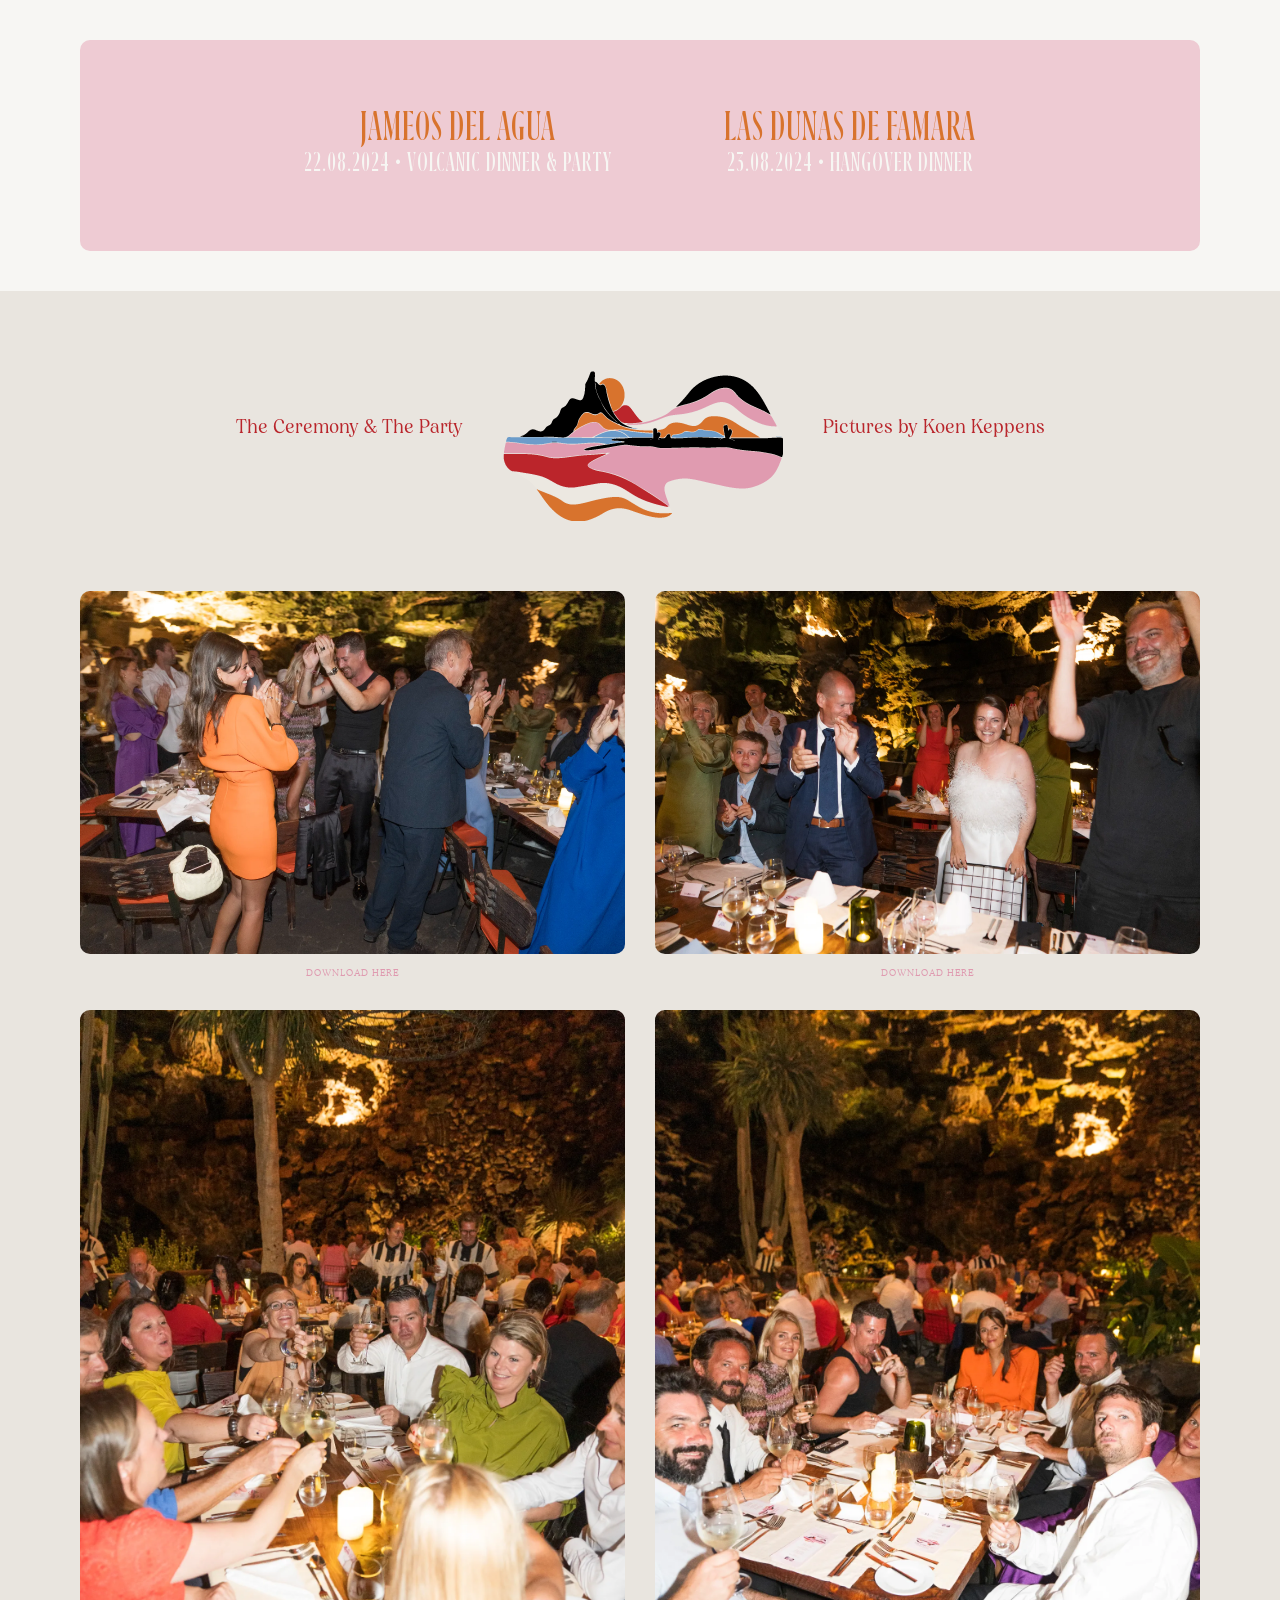
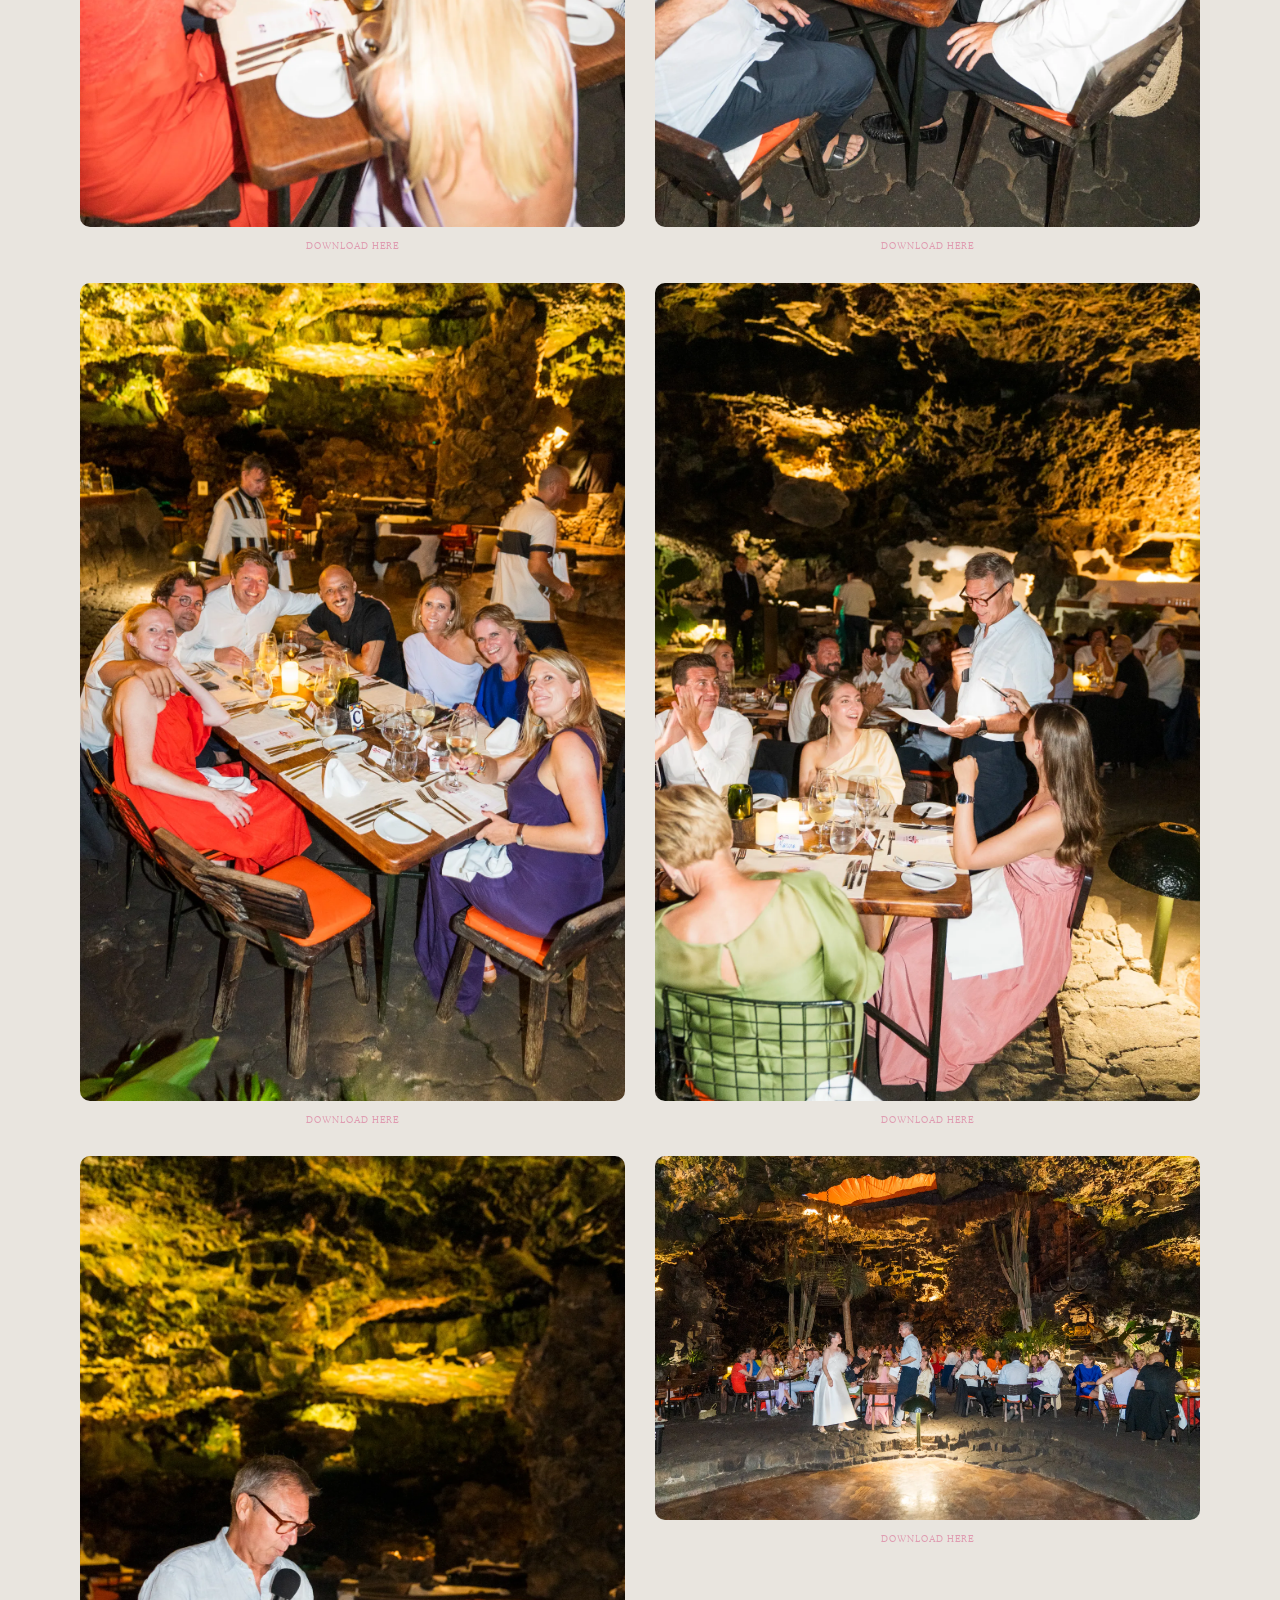
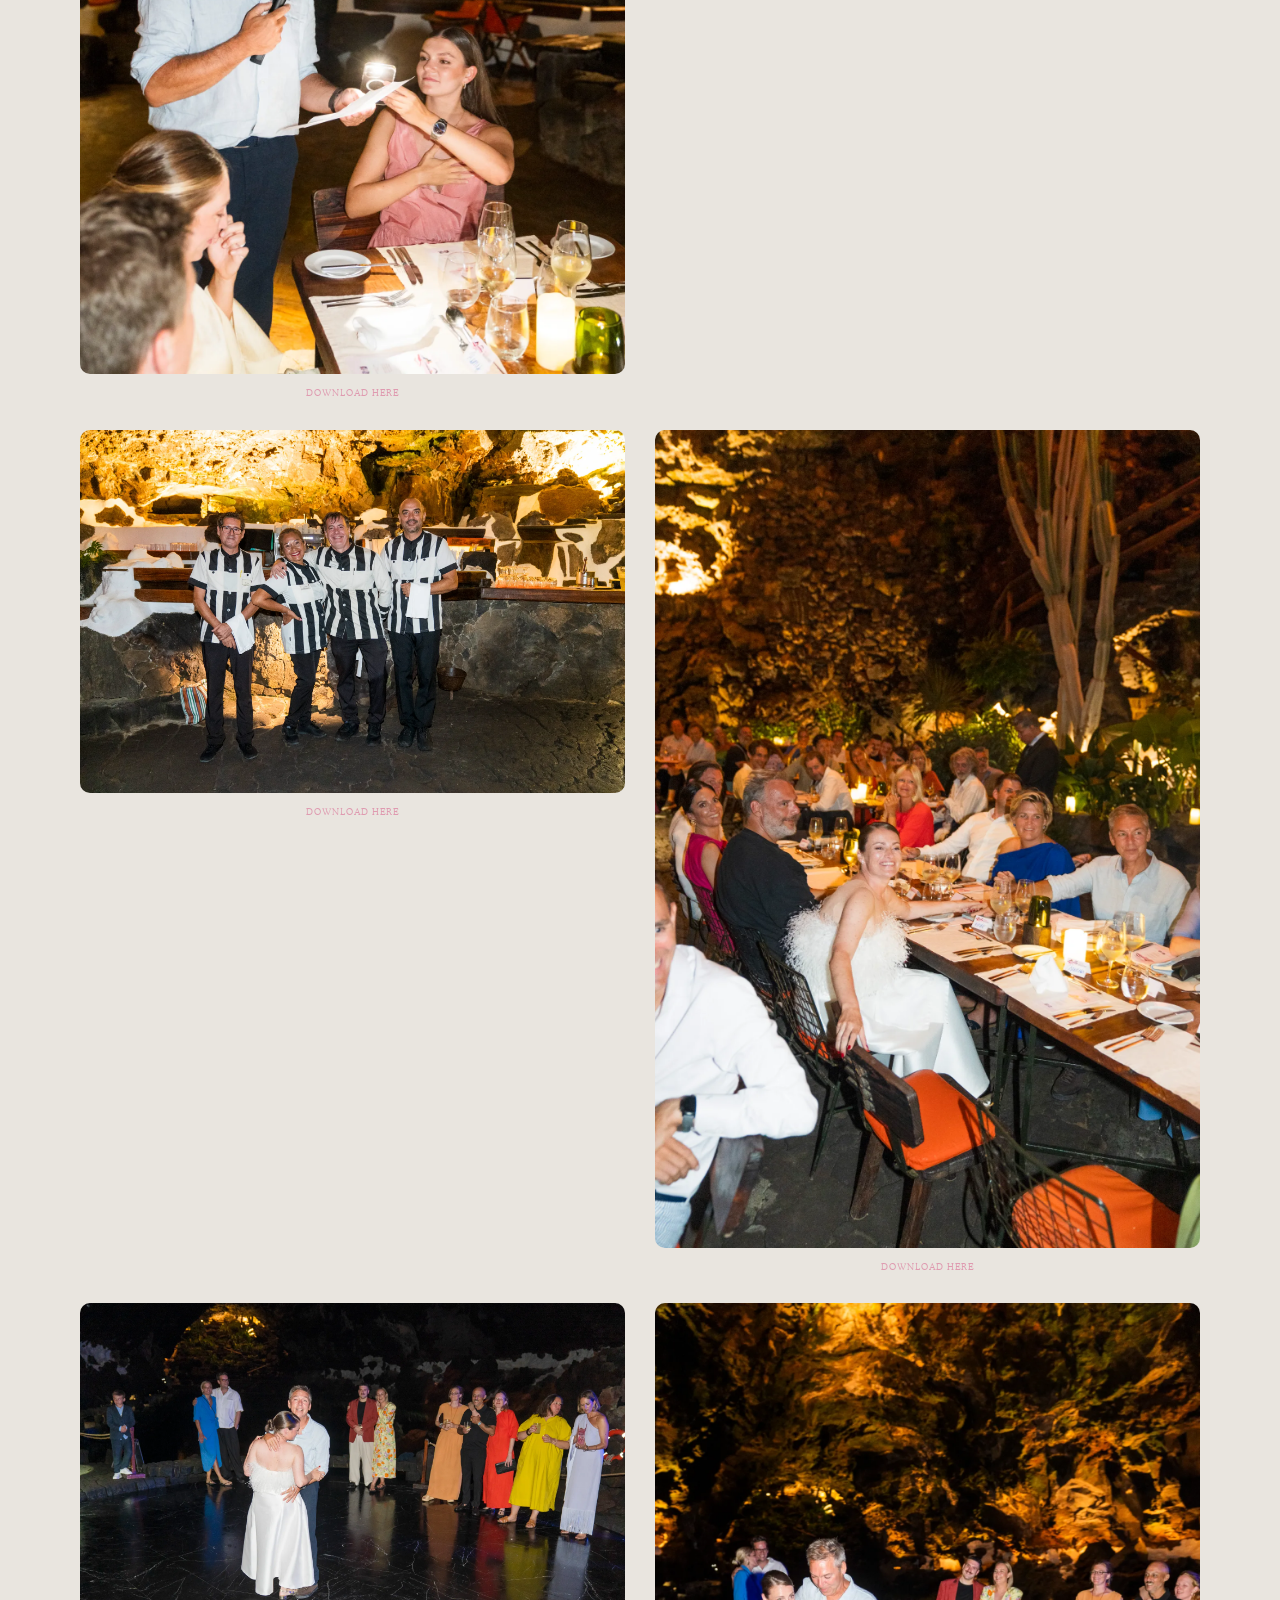
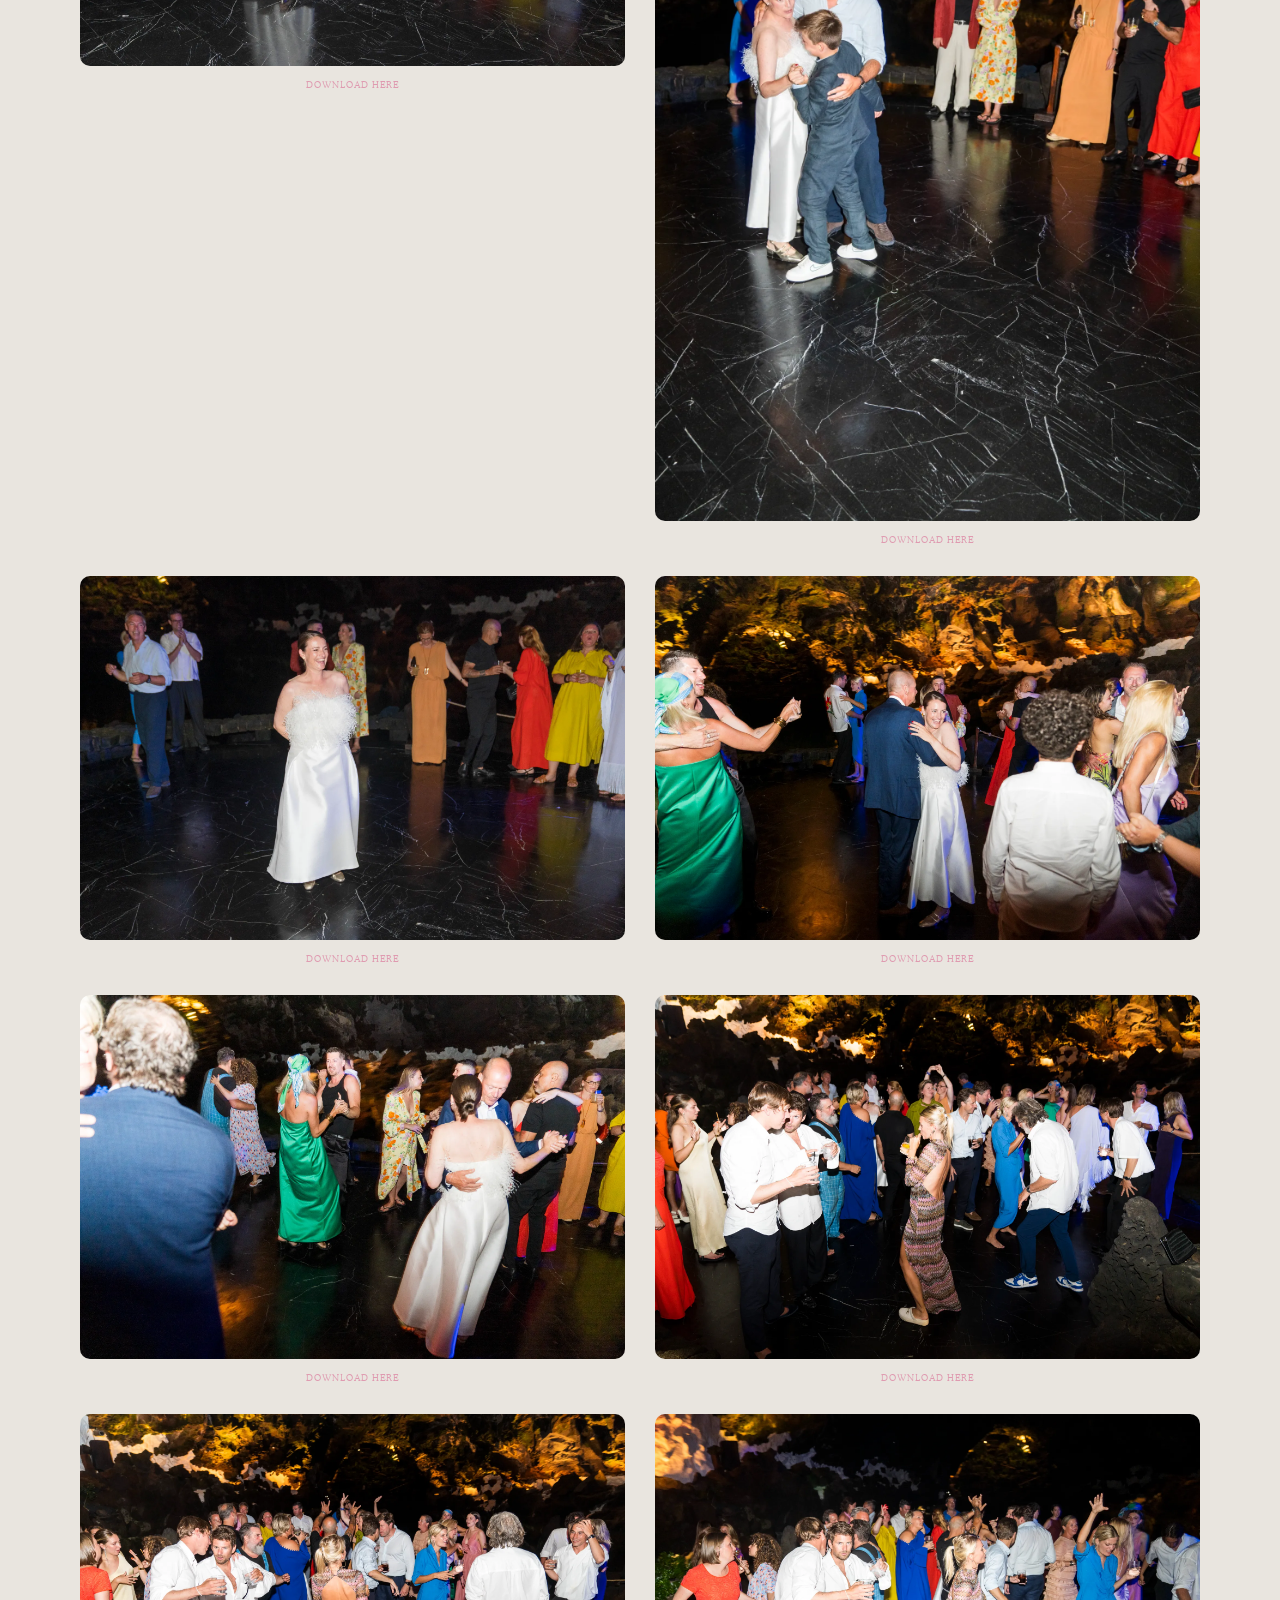
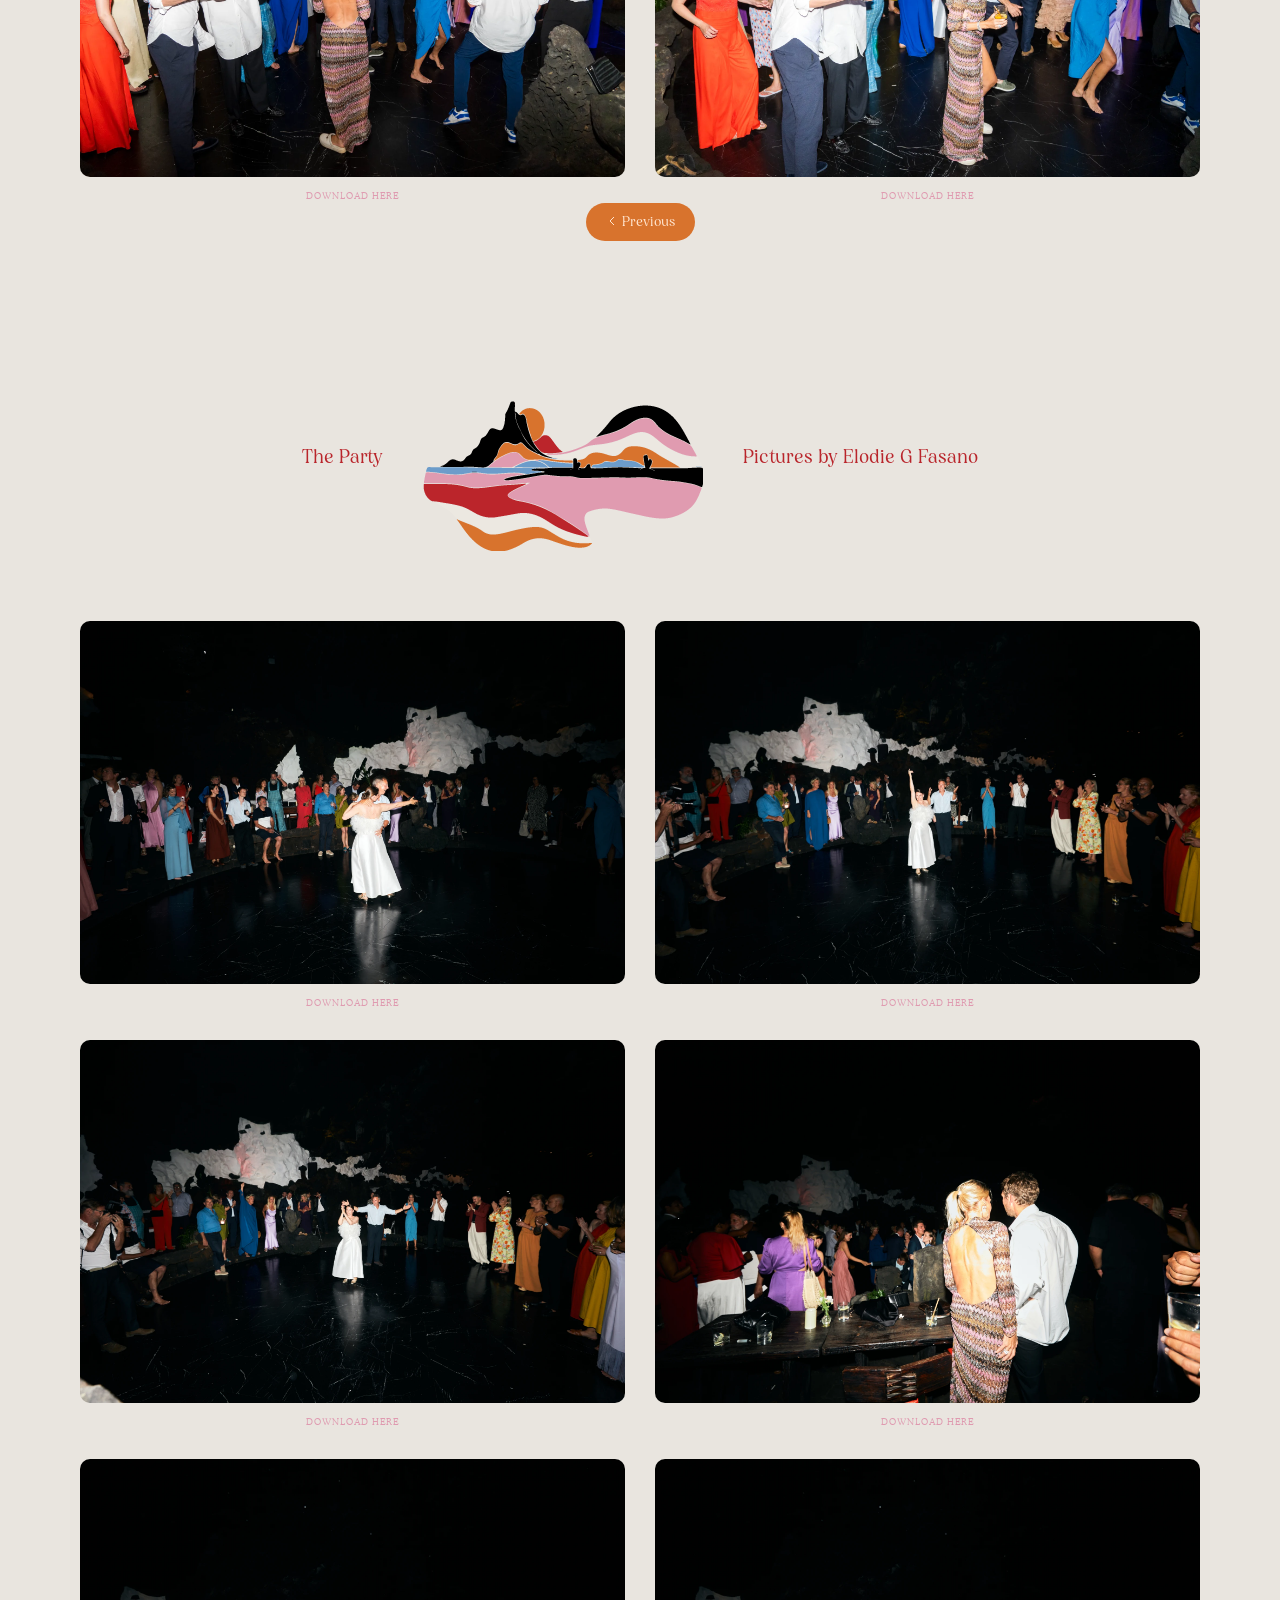
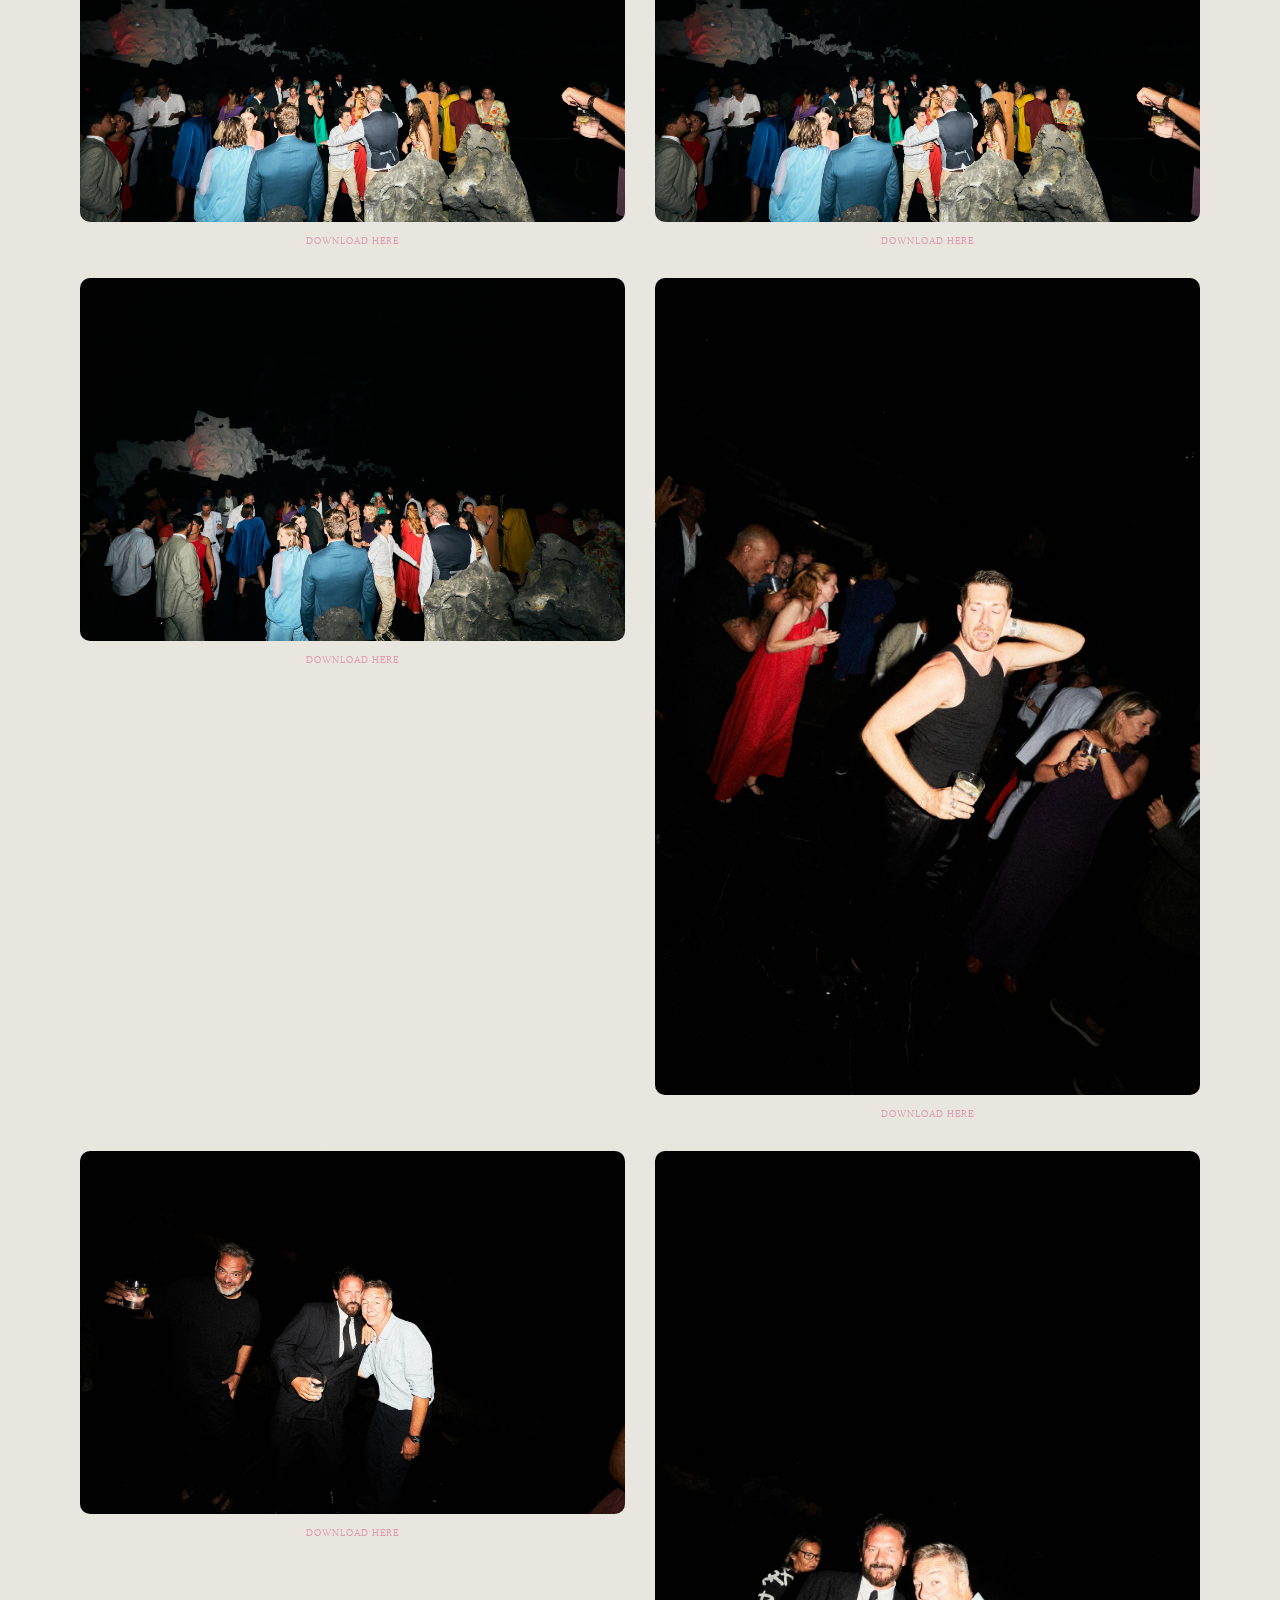
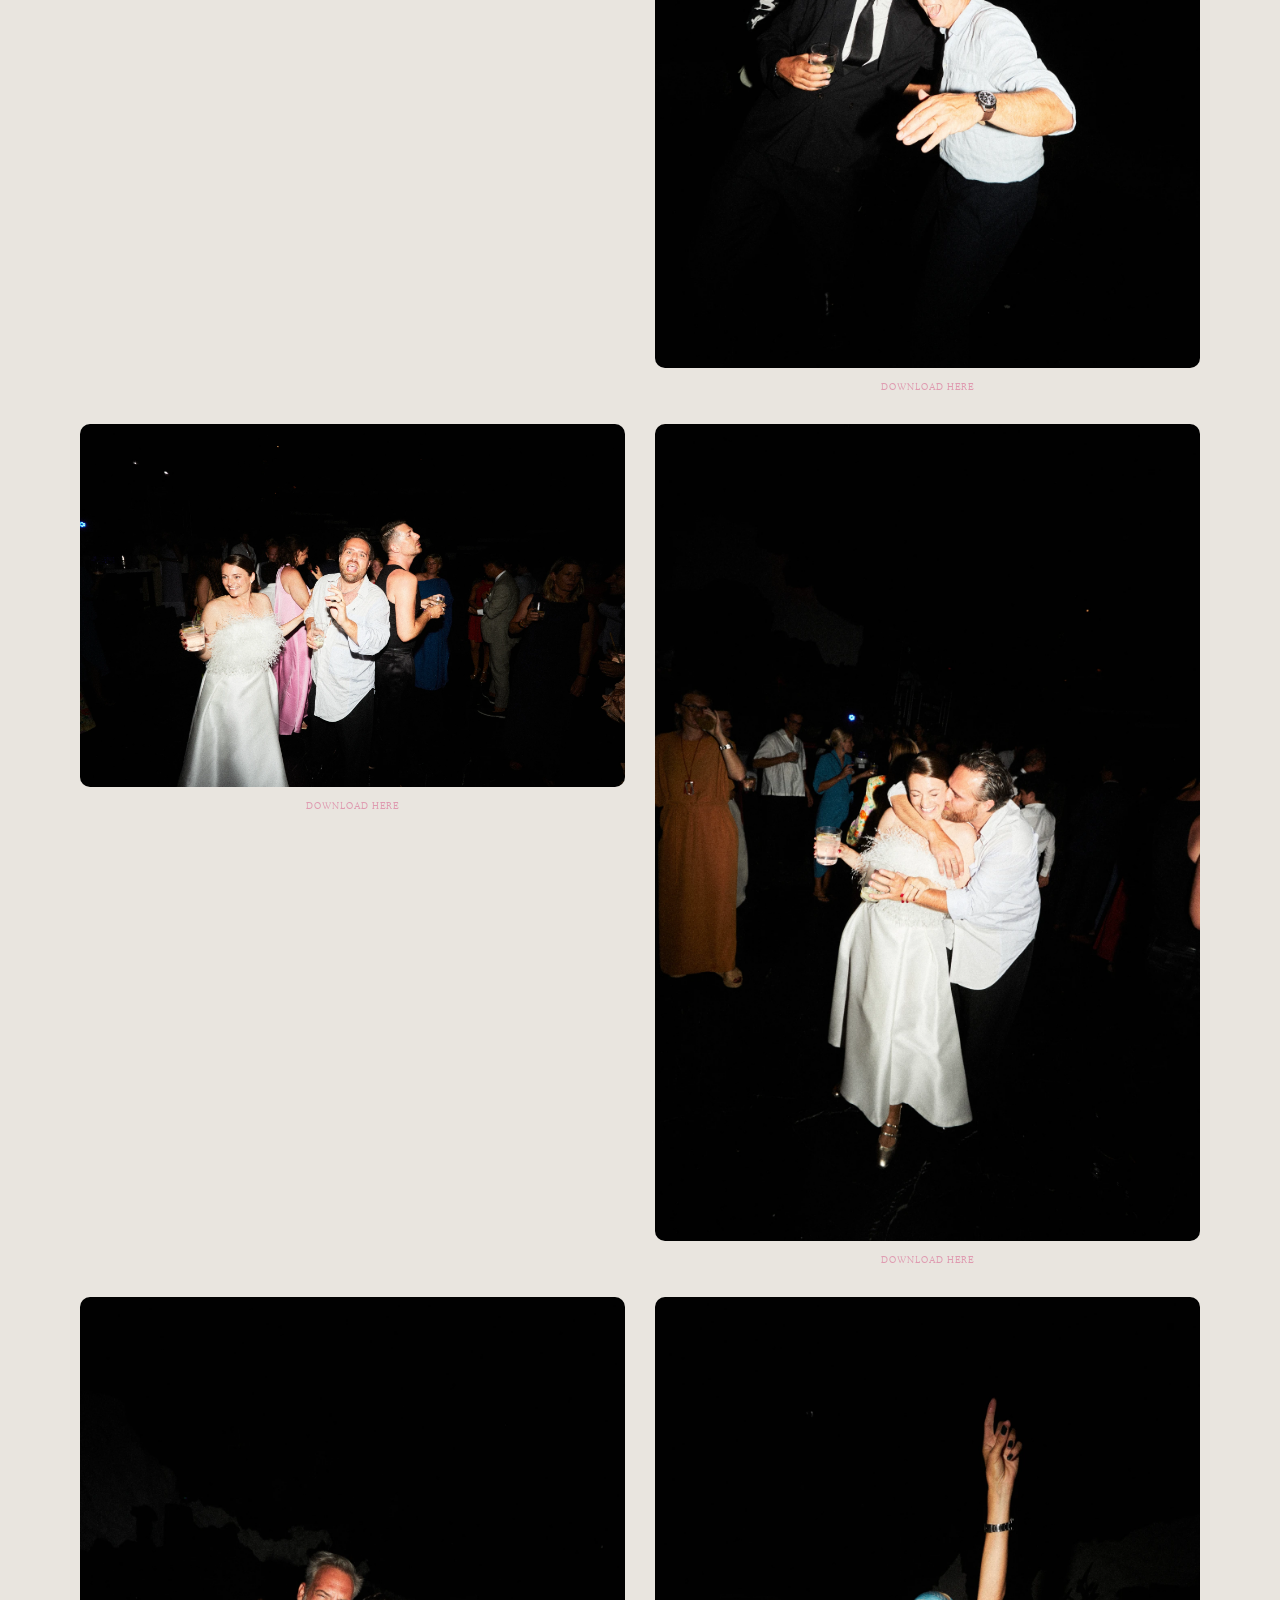
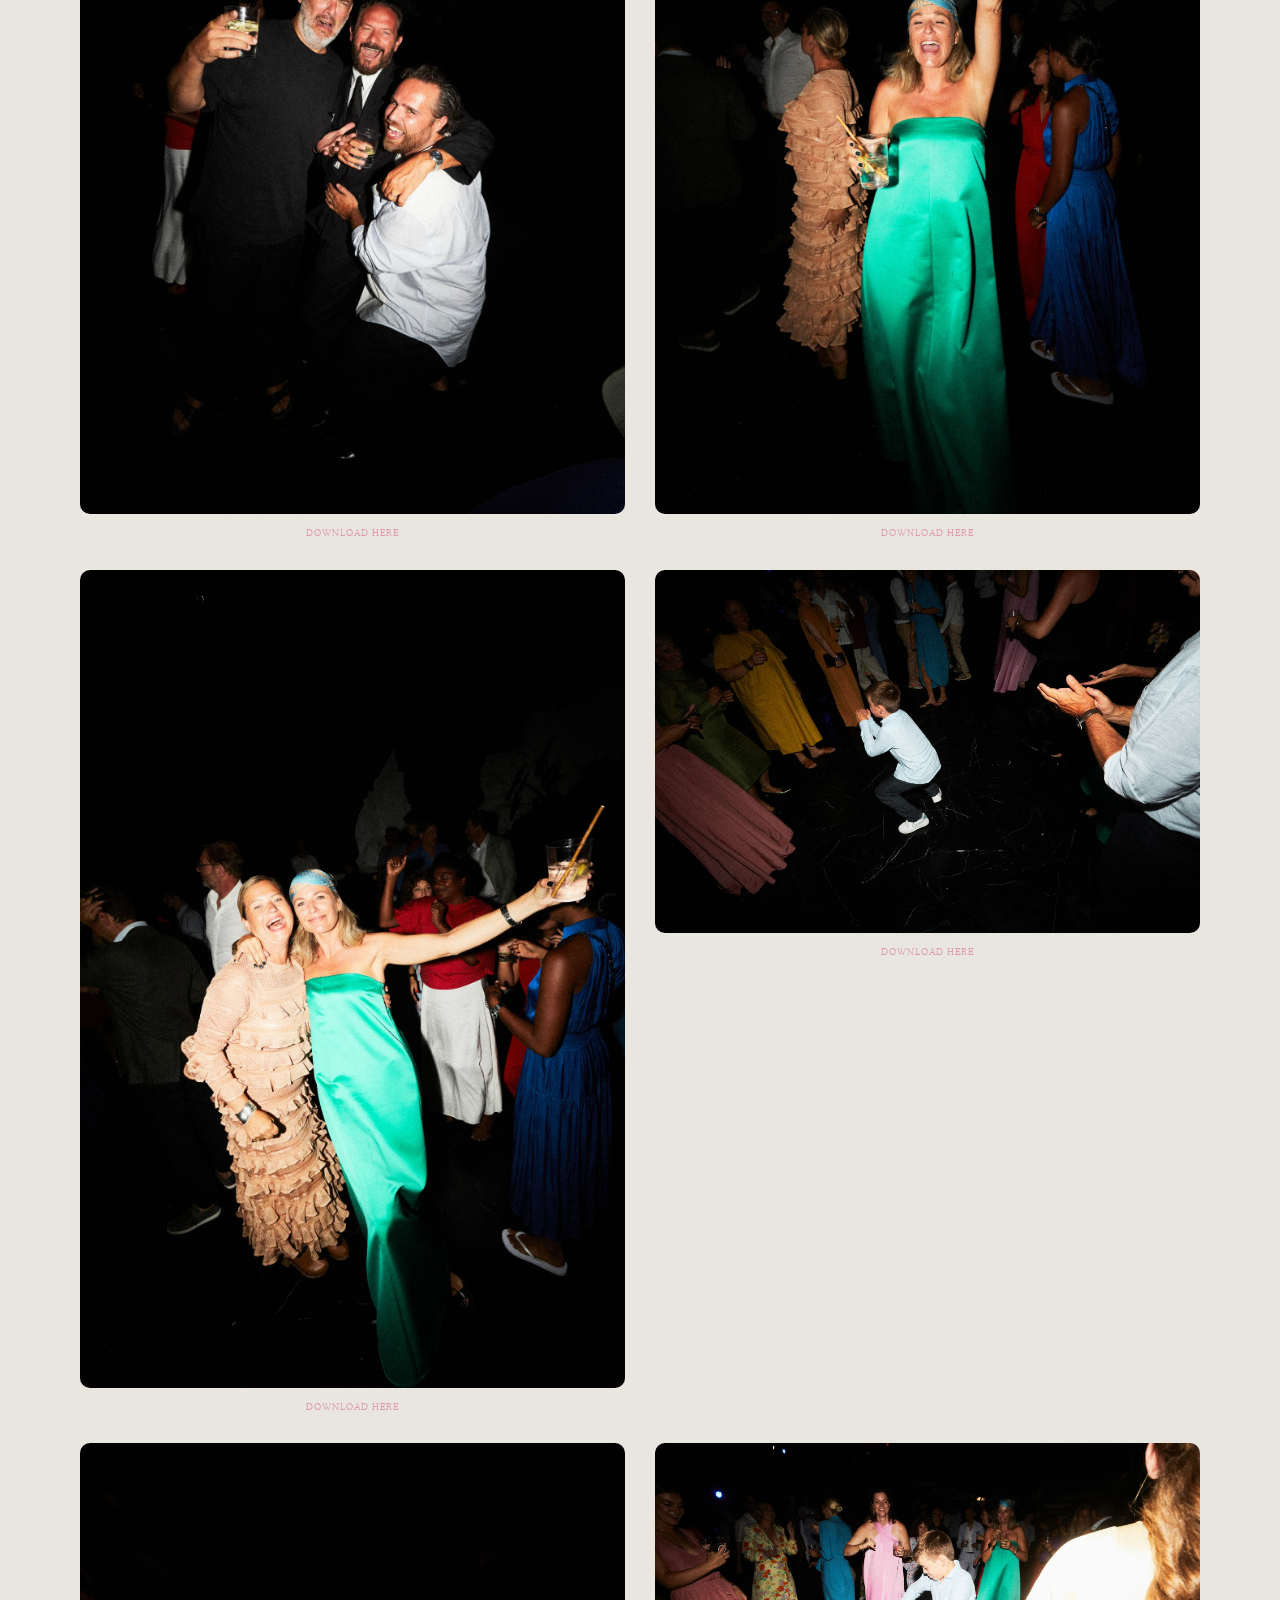
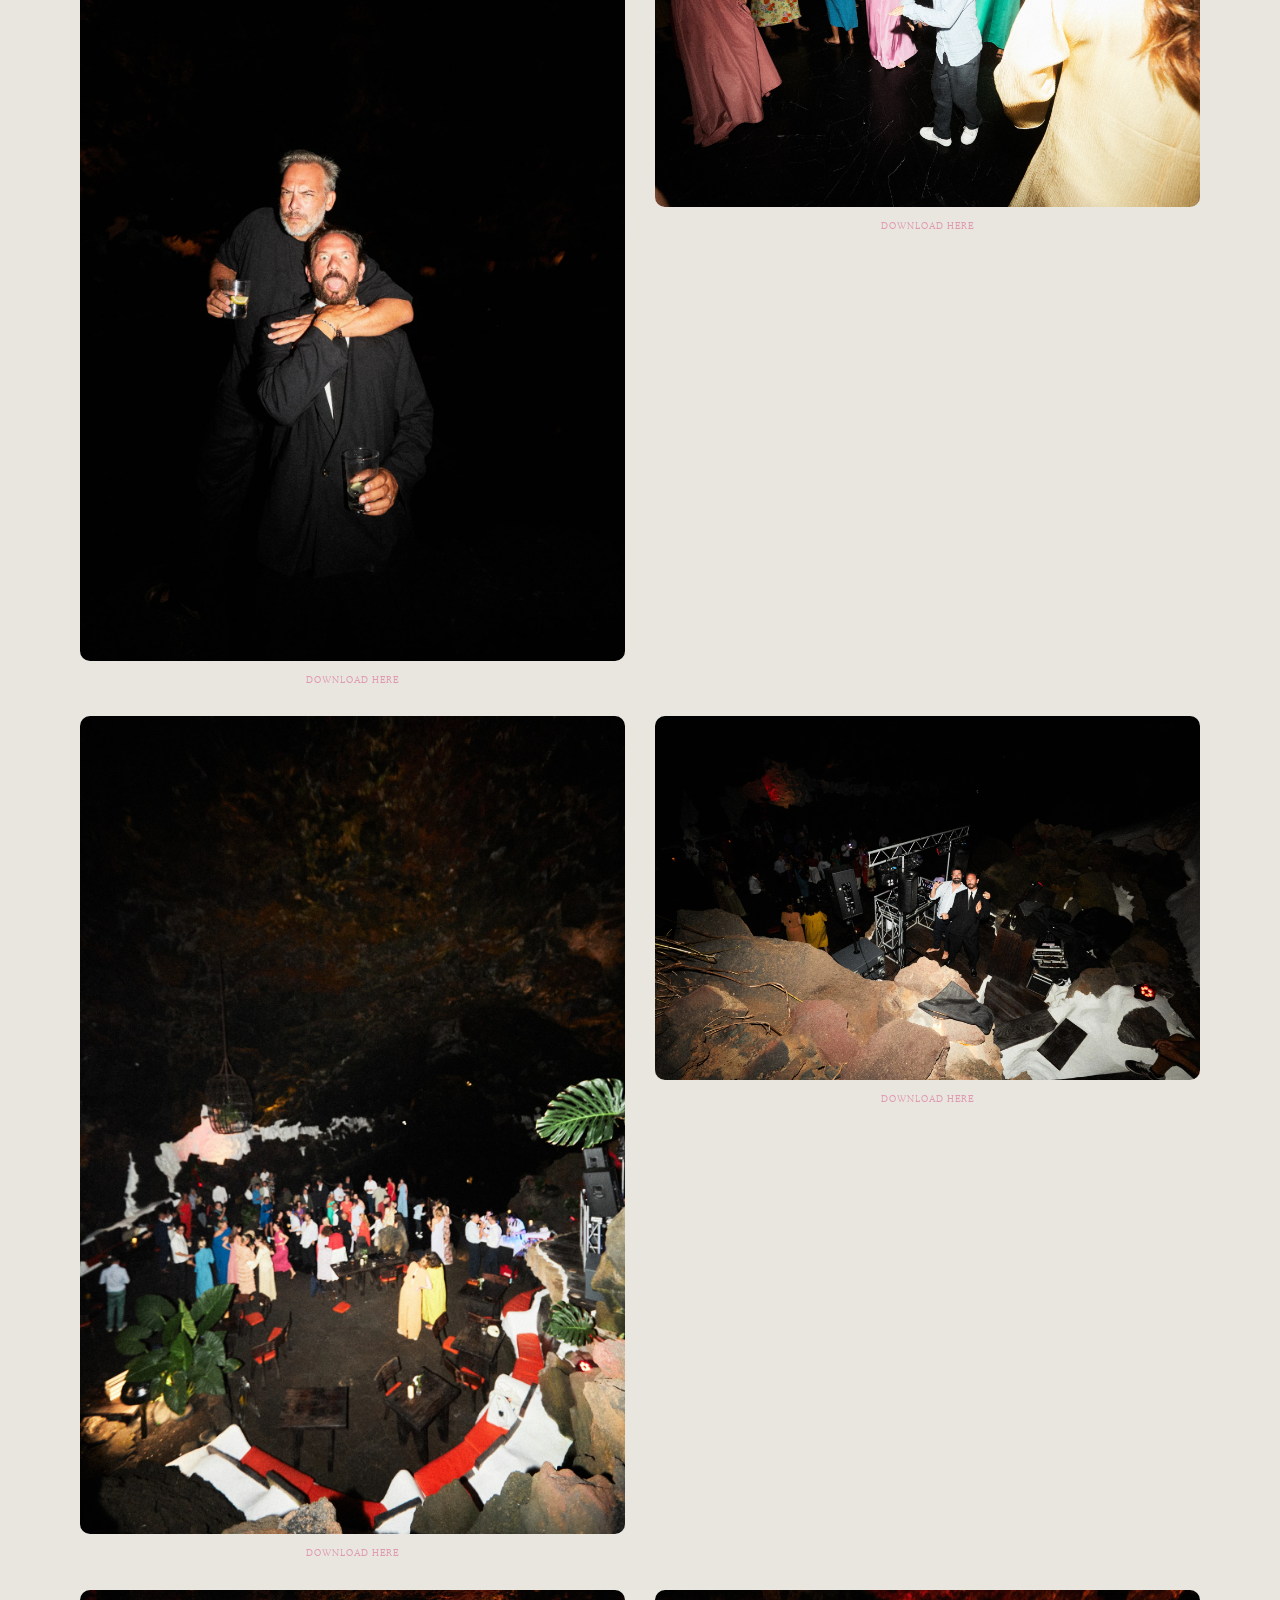
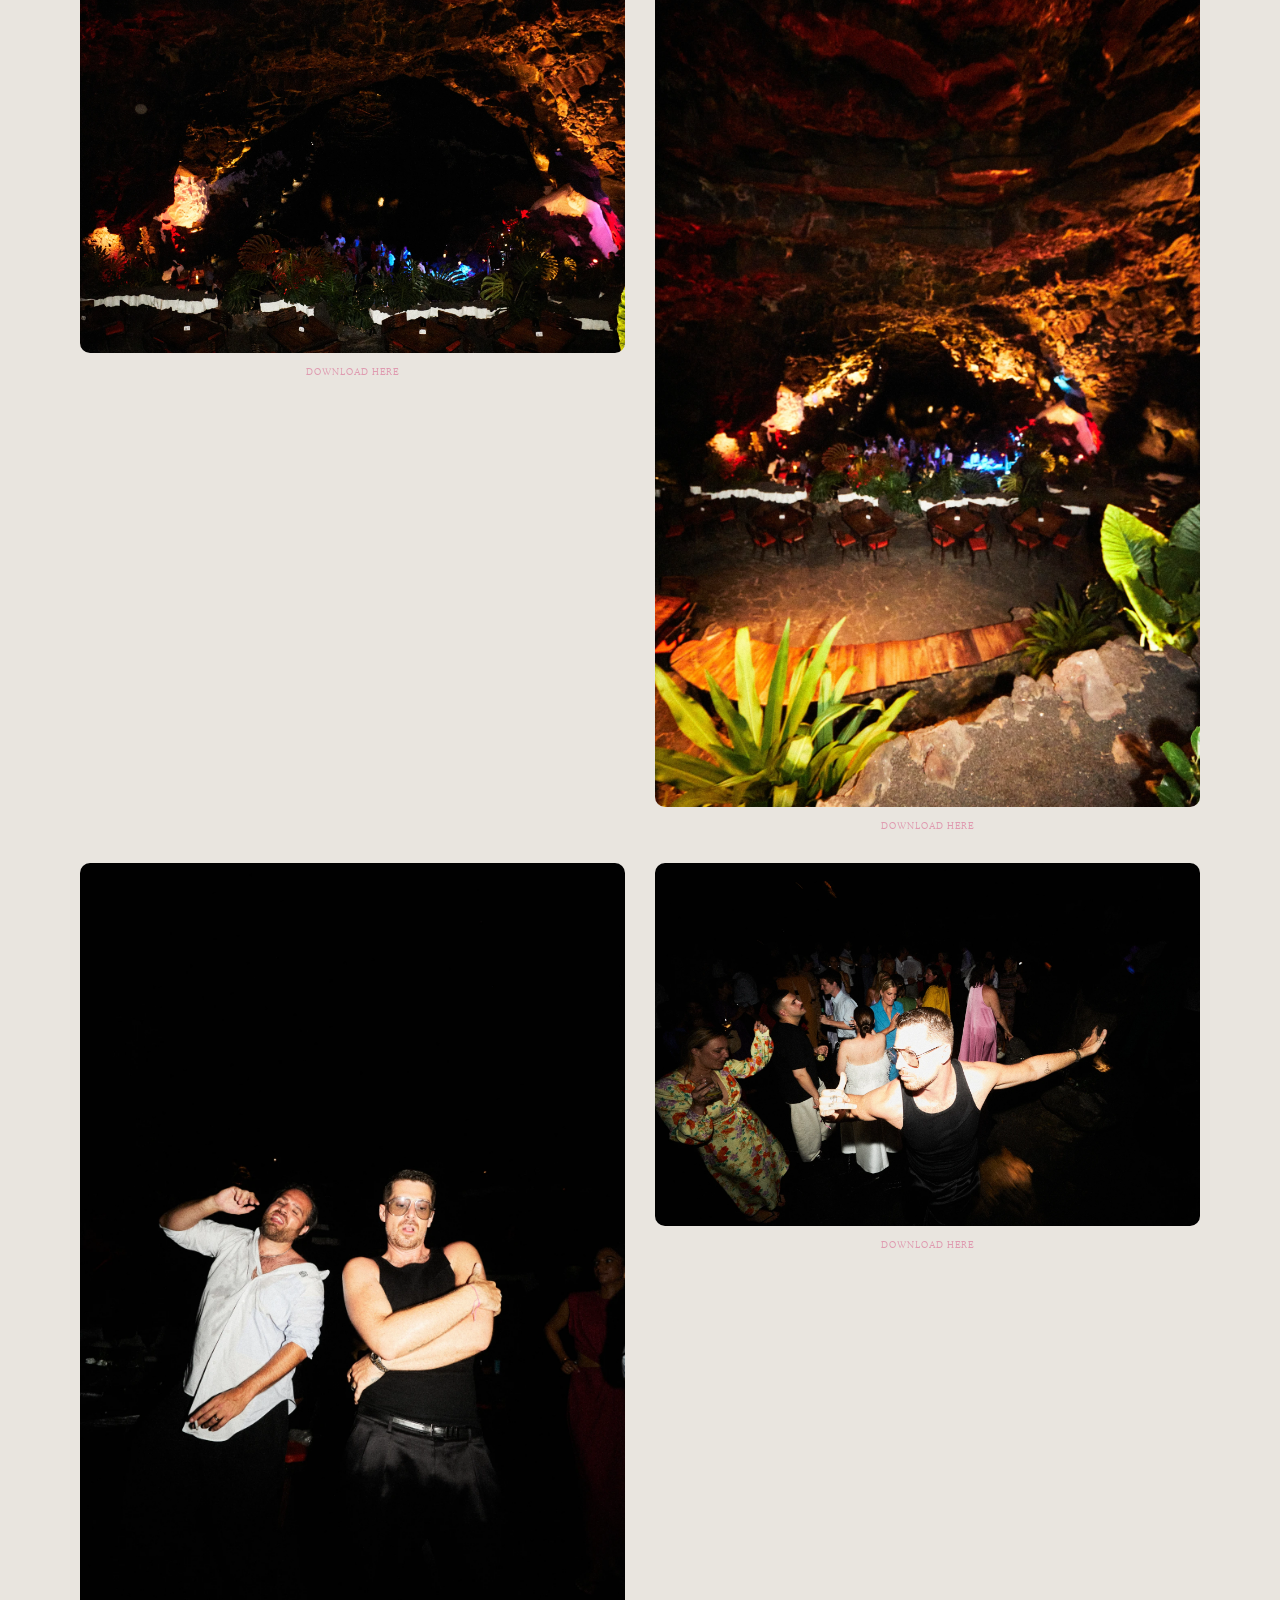
<file: pictures/page-4.html>
<!doctype html>
<!DOCTYPE html>
<!-- Last Published: Sat Dec 14 2024 06:41:04 GMT+0000 (Coordinated Universal Time) --><html data-wf-domain="www.weddingwendyanddirk.com" data-wf-page="675872c183efe7156a5697ec" data-wf-site="6544ccd9e8cd6d6114932311" lang="en"><head><meta charset="utf-8"/><link crossorigin="anonymous" href="https://cdn.prod.website-files.com" rel="preconnect"/><title>Pictures</title><meta content="Pictures" property="og:title"/><meta content="Pictures" name="twitter:title"/><meta content="width=device-width, initial-scale=1" name="viewport"/><link href="../assets/site.css" rel="stylesheet" type="text/css"/><link href="https://fonts.googleapis.com" rel="preconnect"/><link crossorigin="anonymous" href="https://fonts.gstatic.com" rel="preconnect"/><script src="../assets/012e56dad079-webfont.js" type="text/javascript"></script><script type="text/javascript">WebFont.load({  google: {    families: ["Montserrat:100,100italic,200,200italic,300,300italic,400,400italic,500,500italic,600,600italic,700,700italic,800,800italic,900,900italic"]  }});</script><script type="text/javascript">!function(o,c){var n=c.documentElement,t=" w-mod-";n.className+=t+"js",("ontouchstart"in o||o.DocumentTouch&&c instanceof DocumentTouch)&&(n.className+=t+"touch")}(window,document);</script><link href="../assets/666a513c7777-66509c26cd4a36647259c584_ico.png" rel="shortcut icon" type="image/x-icon"/><link href="../assets/8c3978d186e9-66509bbc877ceb0d41e11fc5_webclip.png" rel="apple-touch-icon"/></head><body><div class="mini-menu"><a class="link-block_pictures w-inline-block" href="#JAMEOS"><div class="picture_menu">JAMEOS DEL AGUA</div><div class="picture_menu_details">22.08.2024 • Volcanic Dinner &amp; Party</div></a><a class="link-block_pictures w-inline-block" href="#LAS-DUNAS-SECTION"><div class="picture_menu">LAS DUNAS DE FAMARA</div><div class="picture_menu_details">23.08.2024 • Hangover Dinner</div></a></div><section class="w-layout-blockcontainer page-wrapper w-container"><section class="jameos_section" id="JAMEOS"><div class="koen-keppens"><div class="pictures_image_icon_wrapper"><div class="text-block-12-copy">The Ceremony &amp; The Party</div><img alt="" class="image-5" loading="lazy" src="../assets/94d5bb0106b2-665061a93a4c2741152e7fde_VOLCANIC-DINNER.png"/><div class="text-block-12-copy">Pictures by Koen Keppens</div></div><div class="collection_wrapper"><div class="collection-list-wrapper w-dyn-list"><div class="collection-list w-dyn-items" role="list"><div class="collection-item w-dyn-item" role="listitem"><div class="cms_image_wrapper"><img alt="" class="image_cms" loading="lazy" sizes="(max-width: 479px) 87vw, (max-width: 767px) 46vw, (max-width: 991px) 45vw, 40vw" src="../gallery-backup/photos/acd30441860c7a6c.webp" width="Auto"/><a class="link-block w-inline-block" href="https://www.dropbox.com/scl/fi/s88n021xe8kvekbmnetek/013.jpg?rlkey=7quouj370dikqznmeg23wke5c&amp;dl=0" target="_blank"><div class="link_picture_download">download here<br/></div></a></div></div><div class="collection-item w-dyn-item" role="listitem"><div class="cms_image_wrapper"><img alt="" class="image_cms" loading="lazy" sizes="(max-width: 479px) 87vw, (max-width: 767px) 46vw, (max-width: 991px) 45vw, 40vw" src="../gallery-backup/photos/f9dca961efabd8b2.webp" width="Auto"/><a class="link-block w-inline-block" href="https://www.dropbox.com/scl/fi/z2ne34wym29jhwy73tnon/014.jpg?rlkey=iq73mbmjfi3rq8sytdpj5tb4j&amp;dl=0" target="_blank"><div class="link_picture_download">download here<br/></div></a></div></div><div class="collection-item w-dyn-item" role="listitem"><div class="cms_image_wrapper"><img alt="" class="image_cms" loading="lazy" sizes="(max-width: 479px) 87vw, (max-width: 767px) 46vw, (max-width: 991px) 45vw, 40vw" src="../gallery-backup/photos/b6a26e31bc205198.webp" width="Auto"/><a class="link-block w-inline-block" href="https://www.dropbox.com/scl/fi/7mjktxoyothm8gtvcicqc/015.jpg?rlkey=tae4v519qpwpa6vmk3klwgkpp&amp;dl=0" target="_blank"><div class="link_picture_download">download here<br/></div></a></div></div><div class="collection-item w-dyn-item" role="listitem"><div class="cms_image_wrapper"><img alt="" class="image_cms" loading="lazy" sizes="(max-width: 479px) 87vw, (max-width: 767px) 46vw, (max-width: 991px) 45vw, 40vw" src="../gallery-backup/photos/7aed08537e675256.webp" width="Auto"/><a class="link-block w-inline-block" href="https://www.dropbox.com/scl/fi/bzp184l2fdxpy7dumg6ky/016.jpg?rlkey=b8fx9bltnpx3j6q33i4mydmae&amp;dl=0" target="_blank"><div class="link_picture_download">download here<br/></div></a></div></div><div class="collection-item w-dyn-item" role="listitem"><div class="cms_image_wrapper"><img alt="" class="image_cms" loading="lazy" sizes="(max-width: 479px) 87vw, (max-width: 767px) 46vw, (max-width: 991px) 45vw, 40vw" src="../gallery-backup/photos/86c0874ca010193a.webp" width="Auto"/><a class="link-block w-inline-block" href="https://www.dropbox.com/scl/fi/2oj86vyjxrw3iwatn7g7q/017.jpg?rlkey=hycp99zkiusjwr5bi3giaw3h2&amp;dl=0" target="_blank"><div class="link_picture_download">download here<br/></div></a></div></div><div class="collection-item w-dyn-item" role="listitem"><div class="cms_image_wrapper"><img alt="" class="image_cms" loading="lazy" sizes="(max-width: 479px) 87vw, (max-width: 767px) 46vw, (max-width: 991px) 45vw, 40vw" src="../gallery-backup/photos/8d6fcbf432682841.webp" width="Auto"/><a class="link-block w-inline-block" href="https://www.dropbox.com/scl/fi/4wcmv403c758anxjvtyrs/018.jpg?rlkey=bgutsoq15oxo5inmvgrs36qbo&amp;dl=0" target="_blank"><div class="link_picture_download">download here<br/></div></a></div></div><div class="collection-item w-dyn-item" role="listitem"><div class="cms_image_wrapper"><img alt="" class="image_cms" loading="lazy" sizes="(max-width: 479px) 87vw, (max-width: 767px) 46vw, (max-width: 991px) 45vw, 40vw" src="../gallery-backup/photos/148c8fd887e53f1c.webp" width="Auto"/><a class="link-block w-inline-block" href="https://www.dropbox.com/scl/fi/h4vjhjtbmlm5rgouar840/019.jpg?rlkey=pisykyopfzfrp166k5h6p606w&amp;dl=0" target="_blank"><div class="link_picture_download">download here<br/></div></a></div></div><div class="collection-item w-dyn-item" role="listitem"><div class="cms_image_wrapper"><img alt="" class="image_cms" loading="lazy" sizes="(max-width: 479px) 87vw, (max-width: 767px) 46vw, (max-width: 991px) 45vw, 40vw" src="../gallery-backup/photos/94b54242a05d182c.webp" width="Auto"/><a class="link-block w-inline-block" href="https://www.dropbox.com/scl/fi/a4zn3frh5krkyq35vl98w/020.jpg?rlkey=tb3apd7oeqofgtpaihvc9r5vy&amp;dl=0" target="_blank"><div class="link_picture_download">download here<br/></div></a></div></div><div class="collection-item w-dyn-item" role="listitem"><div class="cms_image_wrapper"><img alt="" class="image_cms" loading="lazy" sizes="(max-width: 479px) 87vw, (max-width: 767px) 46vw, (max-width: 991px) 45vw, 40vw" src="../gallery-backup/photos/bc6cd767d1fbeb96.webp" width="Auto"/><a class="link-block w-inline-block" href="https://www.dropbox.com/scl/fi/ewa9vprkpif9yacie0pi8/021.jpg?rlkey=etkiuw81i9ru5jyafoeykzj6a&amp;dl=0" target="_blank"><div class="link_picture_download">download here<br/></div></a></div></div><div class="collection-item w-dyn-item" role="listitem"><div class="cms_image_wrapper"><img alt="" class="image_cms" loading="lazy" sizes="(max-width: 479px) 87vw, (max-width: 767px) 46vw, (max-width: 991px) 45vw, 40vw" src="../gallery-backup/photos/fe1296e833a5b17e.webp" width="Auto"/><a class="link-block w-inline-block" href="https://www.dropbox.com/scl/fi/y8kri4wap4dn1kwiwd2cj/022.jpg?rlkey=f5053z9jbjf2jm3sg3undntmu&amp;dl=0" target="_blank"><div class="link_picture_download">download here<br/></div></a></div></div><div class="collection-item w-dyn-item" role="listitem"><div class="cms_image_wrapper"><img alt="" class="image_cms" loading="lazy" sizes="(max-width: 479px) 87vw, (max-width: 767px) 46vw, (max-width: 991px) 45vw, 40vw" src="../gallery-backup/photos/a73fa60c28b831e5.webp" width="Auto"/><a class="link-block w-inline-block" href="https://www.dropbox.com/scl/fi/n17e8onxf8ybf869m9725/023.jpg?rlkey=puqz6ltnegy4d8kflhwuiqa6y&amp;dl=0" target="_blank"><div class="link_picture_download">download here<br/></div></a></div></div><div class="collection-item w-dyn-item" role="listitem"><div class="cms_image_wrapper"><img alt="" class="image_cms" loading="lazy" sizes="(max-width: 479px) 87vw, (max-width: 767px) 46vw, (max-width: 991px) 45vw, 40vw" src="../gallery-backup/photos/59b2730ceeb1a1a0.webp" width="Auto"/><a class="link-block w-inline-block" href="https://www.dropbox.com/scl/fi/h92n9f4402exl8ssuv22v/024.jpg?rlkey=iqreyqzaa1pk3lt1uqs06ar0b&amp;dl=0" target="_blank"><div class="link_picture_download">download here<br/></div></a></div></div><div class="collection-item w-dyn-item" role="listitem"><div class="cms_image_wrapper"><img alt="" class="image_cms" loading="lazy" sizes="(max-width: 479px) 87vw, (max-width: 767px) 46vw, (max-width: 991px) 45vw, 40vw" src="../gallery-backup/photos/62e88e9ac706f663.webp" width="Auto"/><a class="link-block w-inline-block" href="https://www.dropbox.com/scl/fi/6cxclf5xuhhhvw0t935nk/025.jpg?rlkey=yij05tzgswthhrlk785z28yef&amp;dl=0" target="_blank"><div class="link_picture_download">download here<br/></div></a></div></div><div class="collection-item w-dyn-item" role="listitem"><div class="cms_image_wrapper"><img alt="" class="image_cms" loading="lazy" sizes="(max-width: 479px) 87vw, (max-width: 767px) 46vw, (max-width: 991px) 45vw, 40vw" src="../gallery-backup/photos/4cf91d456a6c51d8.webp" width="Auto"/><a class="link-block w-inline-block" href="https://www.dropbox.com/scl/fi/ers41c2hvyz9bq5w8p6mi/026.jpg?rlkey=se64e92y03yl1912nnchxz297&amp;dl=0" target="_blank"><div class="link_picture_download">download here<br/></div></a></div></div><div class="collection-item w-dyn-item" role="listitem"><div class="cms_image_wrapper"><img alt="" class="image_cms" loading="lazy" sizes="(max-width: 479px) 87vw, (max-width: 767px) 46vw, (max-width: 991px) 45vw, 40vw" src="../gallery-backup/photos/9724ed046a2e5211.webp" width="Auto"/><a class="link-block w-inline-block" href="https://www.dropbox.com/scl/fi/tcv2754musq5b9cmszg0y/027.jpg?rlkey=3kw110osvgr2erwarrpewdg8q&amp;dl=0" target="_blank"><div class="link_picture_download">download here<br/></div></a></div></div><div class="collection-item w-dyn-item" role="listitem"><div class="cms_image_wrapper"><img alt="" class="image_cms" loading="lazy" sizes="(max-width: 479px) 87vw, (max-width: 767px) 46vw, (max-width: 991px) 45vw, 40vw" src="../gallery-backup/photos/a526c7503723fd89.webp" width="Auto"/><a class="link-block w-inline-block" href="https://www.dropbox.com/scl/fi/9q9kvkw3zqf7pbgjraz9z/028.jpg?rlkey=g33q4eswi0lynzfdrs3l73rpy&amp;dl=0" target="_blank"><div class="link_picture_download">download here<br/></div></a></div></div><div class="collection-item w-dyn-item" role="listitem"><div class="cms_image_wrapper"><img alt="" class="image_cms" loading="lazy" sizes="(max-width: 479px) 87vw, (max-width: 767px) 46vw, (max-width: 991px) 45vw, 40vw" src="../gallery-backup/photos/e120cb05401e5679.webp" width="Auto"/><a class="link-block w-inline-block" href="https://www.dropbox.com/scl/fi/9adx8c374byrmt81wtq7v/029.jpg?rlkey=yteim34cjb3tszxllq3tcv62t&amp;dl=0" target="_blank"><div class="link_picture_download">download here<br/></div></a></div></div><div class="collection-item w-dyn-item" role="listitem"><div class="cms_image_wrapper"><img alt="" class="image_cms" loading="lazy" sizes="(max-width: 479px) 87vw, (max-width: 767px) 46vw, (max-width: 991px) 45vw, 40vw" src="../gallery-backup/photos/24d6ea8e5a5286f8.webp" width="Auto"/><a class="link-block w-inline-block" href="https://www.dropbox.com/scl/fi/l7x3gwb5tc8mdww2kfirh/030.jpg?rlkey=4tgowgn7nvdcx27nznrmxnv5y&amp;dl=0" target="_blank"><div class="link_picture_download">download here<br/></div></a></div></div></div><div aria-label="List" class="w-pagination-wrapper" role="navigation"><a aria-label="Previous Page" class="w-pagination-previous next" href="page-3.html"><svg class="w-pagination-previous-icon icon-3" height="12px" transform="translate(0, 1)" viewbox="0 0 12 12" width="12px" xmlns="http://www.w3.org/2000/svg"><path d="M8 10L4 6l4-4" fill="none" fill-rule="evenodd" stroke="currentColor"></path></svg><div class="pagination-text w-inline-block">Previous</div></a></div></div></div></div><div class="elodie"><div class="pictures_image_icon_wrapper"><div class="text-block-12-copy">The Party</div><img alt="" class="image-5" loading="lazy" src="../assets/94d5bb0106b2-665061a93a4c2741152e7fde_VOLCANIC-DINNER.png"/><div class="text-block-12-copy">Pictures by Elodie G Fasano</div></div><div class="collection_wrapper"><div class="collection-list-wrapper w-dyn-list"><div class="collection-list w-dyn-items" role="list"><div class="collection-item w-dyn-item" role="listitem"><div class="cms_image_wrapper"><img alt="" class="image_cms" loading="lazy" sizes="(max-width: 479px) 87vw, (max-width: 767px) 46vw, (max-width: 991px) 45vw, 40vw" src="../gallery-backup/photos/a559d5a0abdca2bc.webp"/><a class="link-block w-inline-block" href="https://www.dropbox.com/scl/fi/bvcics622gqnd98xkcxvb/_WEDDING-PARTY_01.webp?rlkey=wkgcm8hz1mzxljtn0nhqze6zr&amp;dl=0" target="_blank"><div class="link_picture_download">download here<br/></div></a></div></div><div class="collection-item w-dyn-item" role="listitem"><div class="cms_image_wrapper"><img alt="" class="image_cms" loading="lazy" sizes="(max-width: 479px) 87vw, (max-width: 767px) 46vw, (max-width: 991px) 45vw, 40vw" src="../gallery-backup/photos/1f6ac28d8cd5dfd8.webp"/><a class="link-block w-inline-block" href="https://www.dropbox.com/scl/fi/28i439szcidmhz11fbymu/eos_2507.jpg?rlkey=9oidq2hgtac8bqbljy5nhznpg&amp;dl=0" target="_blank"><div class="link_picture_download">download here<br/></div></a></div></div><div class="collection-item w-dyn-item" role="listitem"><div class="cms_image_wrapper"><img alt="" class="image_cms" loading="lazy" sizes="(max-width: 479px) 87vw, (max-width: 767px) 46vw, (max-width: 991px) 45vw, 40vw" src="../gallery-backup/photos/02b752821d828b3b.webp"/><a class="link-block w-inline-block" href="https://www.dropbox.com/scl/fi/oofiq5wxxkoekh6thyjdg/eos_2519.jpg?rlkey=73olw85r63zl6teauhcpz0gpv&amp;dl=0" target="_blank"><div class="link_picture_download">download here<br/></div></a></div></div><div class="collection-item w-dyn-item" role="listitem"><div class="cms_image_wrapper"><img alt="" class="image_cms" loading="lazy" sizes="(max-width: 479px) 87vw, (max-width: 767px) 46vw, (max-width: 991px) 45vw, 40vw" src="../gallery-backup/photos/b4e6111d10b2d4c4.webp"/><a class="link-block w-inline-block" href="https://www.dropbox.com/scl/fi/iqkbyh2di3tp8d6n72tn4/eos_2524.jpg?rlkey=1xcwrrex50ky0oyj2otdb2g6j&amp;dl=0" target="_blank"><div class="link_picture_download">download here<br/></div></a></div></div><div class="collection-item w-dyn-item" role="listitem"><div class="cms_image_wrapper"><img alt="" class="image_cms" loading="lazy" sizes="(max-width: 479px) 87vw, (max-width: 767px) 46vw, (max-width: 991px) 45vw, 40vw" src="../gallery-backup/photos/5cb1a14a7de5aed7.webp"/><a class="link-block w-inline-block" href="https://www.dropbox.com/scl/fi/jpec394pl26hgjclf6z62/eos_2529.jpg?rlkey=zzf8xf0zy6klebuftl1fxhzq0&amp;dl=0" target="_blank"><div class="link_picture_download">download here<br/></div></a></div></div><div class="collection-item w-dyn-item" role="listitem"><div class="cms_image_wrapper"><img alt="" class="image_cms" loading="lazy" sizes="(max-width: 479px) 87vw, (max-width: 767px) 46vw, (max-width: 991px) 45vw, 40vw" src="../gallery-backup/photos/5cb1a14a7de5aed7.webp"/><a class="link-block w-inline-block" href="https://www.dropbox.com/scl/fi/1tm4c5xweu3655yv7qx03/eos_2533.jpg?rlkey=ctefiwkkzu50cqyzzib5rh9ch&amp;dl=0" target="_blank"><div class="link_picture_download">download here<br/></div></a></div></div><div class="collection-item w-dyn-item" role="listitem"><div class="cms_image_wrapper"><img alt="" class="image_cms" loading="lazy" sizes="(max-width: 479px) 87vw, (max-width: 767px) 46vw, (max-width: 991px) 45vw, 40vw" src="../gallery-backup/photos/89f1fbc4f182ec13.webp"/><a class="link-block w-inline-block" href="https://www.dropbox.com/scl/fi/xbcz940jqd961ob9evrle/eos_2534.jpg?rlkey=6ljq634mgyh5rf8a7abz4wn7k&amp;dl=0" target="_blank"><div class="link_picture_download">download here<br/></div></a></div></div><div class="collection-item w-dyn-item" role="listitem"><div class="cms_image_wrapper"><img alt="" class="image_cms" loading="lazy" sizes="(max-width: 479px) 87vw, (max-width: 767px) 46vw, (max-width: 991px) 45vw, 40vw" src="../gallery-backup/photos/e32b00094e9286c2.webp"/><a class="link-block w-inline-block" href="https://www.dropbox.com/scl/fi/o28cgocqusfnhermh3m7v/eos_2548.jpg?rlkey=s99f22fc5hs0m4k59aql6jrdf&amp;dl=0" target="_blank"><div class="link_picture_download">download here<br/></div></a></div></div><div class="collection-item w-dyn-item" role="listitem"><div class="cms_image_wrapper"><img alt="" class="image_cms" loading="lazy" sizes="(max-width: 479px) 87vw, (max-width: 767px) 46vw, (max-width: 991px) 45vw, 40vw" src="../gallery-backup/photos/c149a3a58f1439b2.webp"/><a class="link-block w-inline-block" href="https://www.dropbox.com/scl/fi/p6amxat9qlt6bmln7pk5v/eos_2558.jpg?rlkey=xdxrozusbt362k59dot935f8q&amp;dl=0" target="_blank"><div class="link_picture_download">download here<br/></div></a></div></div><div class="collection-item w-dyn-item" role="listitem"><div class="cms_image_wrapper"><img alt="" class="image_cms" loading="lazy" sizes="(max-width: 479px) 87vw, (max-width: 767px) 46vw, (max-width: 991px) 45vw, 40vw" src="../gallery-backup/photos/0254c24916c6a32b.webp"/><a class="link-block w-inline-block" href="https://www.dropbox.com/scl/fi/xvxxp5kc04w3phaux8f1r/eos_2560.jpg?rlkey=rq18bj9pjt1q2t68gwu33egzk&amp;dl=0" target="_blank"><div class="link_picture_download">download here<br/></div></a></div></div><div class="collection-item w-dyn-item" role="listitem"><div class="cms_image_wrapper"><img alt="" class="image_cms" loading="lazy" sizes="(max-width: 479px) 87vw, (max-width: 767px) 46vw, (max-width: 991px) 45vw, 40vw" src="../gallery-backup/photos/68622e85af38c88c.webp"/><a class="link-block w-inline-block" href="https://www.dropbox.com/scl/fi/r3x4a43rt10zqx7l5r9aj/eos_2569.jpg?rlkey=vyc5ac7m09svraej8kmle05xy&amp;dl=0" target="_blank"><div class="link_picture_download">download here<br/></div></a></div></div><div class="collection-item w-dyn-item" role="listitem"><div class="cms_image_wrapper"><img alt="" class="image_cms" loading="lazy" sizes="(max-width: 479px) 87vw, (max-width: 767px) 46vw, (max-width: 991px) 45vw, 40vw" src="../gallery-backup/photos/8f52399c4f5bbe30.webp"/><a class="link-block w-inline-block" href="https://www.dropbox.com/scl/fi/263hsy1gzqo1wk0kz66lw/eos_2577.jpg?rlkey=9b0uwpi9wz335kc063u2st8qe&amp;dl=0" target="_blank"><div class="link_picture_download">download here<br/></div></a></div></div><div class="collection-item w-dyn-item" role="listitem"><div class="cms_image_wrapper"><img alt="" class="image_cms" loading="lazy" sizes="(max-width: 479px) 87vw, (max-width: 767px) 46vw, (max-width: 991px) 45vw, 40vw" src="../gallery-backup/photos/20086d372c9a1924.webp"/><a class="link-block w-inline-block" href="https://www.dropbox.com/scl/fi/546g9bxqegm0jt7ot1kg1/eos_2581.jpg?rlkey=ciijwz9yh0sh77wznie9wefsu&amp;dl=0" target="_blank"><div class="link_picture_download">download here<br/></div></a></div></div><div class="collection-item w-dyn-item" role="listitem"><div class="cms_image_wrapper"><img alt="" class="image_cms" loading="lazy" sizes="(max-width: 479px) 87vw, (max-width: 767px) 46vw, (max-width: 991px) 45vw, 40vw" src="../gallery-backup/photos/c8b177a25595f91f.webp"/><a class="link-block w-inline-block" href="https://www.dropbox.com/scl/fi/ge8k906r012dy68ys2rqk/eos_2600.jpg?rlkey=p6xw1f5g3zy26bcsgmrmvoky0&amp;dl=0" target="_blank"><div class="link_picture_download">download here<br/></div></a></div></div><div class="collection-item w-dyn-item" role="listitem"><div class="cms_image_wrapper"><img alt="" class="image_cms" loading="lazy" sizes="(max-width: 479px) 87vw, (max-width: 767px) 46vw, (max-width: 991px) 45vw, 40vw" src="../gallery-backup/photos/4caf3a67ea64887d.webp"/><a class="link-block w-inline-block" href="https://www.dropbox.com/scl/fi/9xvdxe2fjphznkf1q6404/eos_2605.jpg?rlkey=gwstqk9uqfj6tsztti76apr9r&amp;dl=0" target="_blank"><div class="link_picture_download">download here<br/></div></a></div></div><div class="collection-item w-dyn-item" role="listitem"><div class="cms_image_wrapper"><img alt="" class="image_cms" loading="lazy" sizes="(max-width: 479px) 87vw, (max-width: 767px) 46vw, (max-width: 991px) 45vw, 40vw" src="../gallery-backup/photos/9fbdb474aa1df14e.webp"/><a class="link-block w-inline-block" href="https://www.dropbox.com/scl/fi/tu2qoe5woblmuapzbfymx/eos_2608.jpg?rlkey=w1s1fbro8s9vd0z6xwvixr3wh&amp;dl=0" target="_blank"><div class="link_picture_download">download here<br/></div></a></div></div><div class="collection-item w-dyn-item" role="listitem"><div class="cms_image_wrapper"><img alt="" class="image_cms" loading="lazy" sizes="(max-width: 479px) 87vw, (max-width: 767px) 46vw, (max-width: 991px) 45vw, 40vw" src="../gallery-backup/photos/22b550de22b61c47.webp"/><a class="link-block w-inline-block" href="https://www.dropbox.com/scl/fi/jsvkpr8b5lf4anmrpa40g/eos_2623.jpg?rlkey=m4ypdk8qracqsf4pcb0vepayb&amp;dl=0" target="_blank"><div class="link_picture_download">download here<br/></div></a></div></div><div class="collection-item w-dyn-item" role="listitem"><div class="cms_image_wrapper"><img alt="" class="image_cms" loading="lazy" sizes="(max-width: 479px) 87vw, (max-width: 767px) 46vw, (max-width: 991px) 45vw, 40vw" src="../gallery-backup/photos/88e52c5fc348fe39.webp"/><a class="link-block w-inline-block" href="https://www.dropbox.com/scl/fi/n31i3mzevf03xqfbzqe16/eos_2633.jpg?rlkey=7w11re30vc40a1o5n8usebrxi&amp;dl=0" target="_blank"><div class="link_picture_download">download here<br/></div></a></div></div><div class="collection-item w-dyn-item" role="listitem"><div class="cms_image_wrapper"><img alt="" class="image_cms" loading="lazy" sizes="(max-width: 479px) 87vw, (max-width: 767px) 46vw, (max-width: 991px) 45vw, 40vw" src="../gallery-backup/photos/c7a8b2a4f307e545.webp"/><a class="link-block w-inline-block" href="https://www.dropbox.com/scl/fi/dizkvs6co84chbiyrnwg4/eos_2664.jpg?rlkey=gvxlqnl48rsh2dfn978bl4qyp&amp;dl=0" target="_blank"><div class="link_picture_download">download here<br/></div></a></div></div><div class="collection-item w-dyn-item" role="listitem"><div class="cms_image_wrapper"><img alt="" class="image_cms" loading="lazy" sizes="(max-width: 479px) 87vw, (max-width: 767px) 46vw, (max-width: 991px) 45vw, 40vw" src="../gallery-backup/photos/8b91241a3aa5c77a.webp"/><a class="link-block w-inline-block" href="https://www.dropbox.com/scl/fi/a5ggk8vlv6zj3f55tdbvn/eos_2674.jpg?rlkey=zyiblflfxfir69vs9n94ecu87&amp;dl=0" target="_blank"><div class="link_picture_download">download here<br/></div></a></div></div><div class="collection-item w-dyn-item" role="listitem"><div class="cms_image_wrapper"><img alt="" class="image_cms" loading="lazy" sizes="(max-width: 479px) 87vw, (max-width: 767px) 46vw, (max-width: 991px) 45vw, 40vw" src="../gallery-backup/photos/e2703faf1d42ac87.webp"/><a class="link-block w-inline-block" href="https://www.dropbox.com/scl/fi/ky9cw155j32939zj7fno1/eos_2708.jpg?rlkey=th9jk8usc7jcrsoavb3rghvlp&amp;dl=0" target="_blank"><div class="link_picture_download">download here<br/></div></a></div></div><div class="collection-item w-dyn-item" role="listitem"><div class="cms_image_wrapper"><img alt="" class="image_cms" loading="lazy" sizes="(max-width: 479px) 87vw, (max-width: 767px) 46vw, (max-width: 991px) 45vw, 40vw" src="../gallery-backup/photos/3148340ab034d1d3.webp"/><a class="link-block w-inline-block" href="https://www.dropbox.com/scl/fi/3ozrplixjpxf612krt69d/eos_2712.jpg?rlkey=u1noi45gutnbfupv6kj9p25zq&amp;dl=0" target="_blank"><div class="link_picture_download">download here<br/></div></a></div></div><div class="collection-item w-dyn-item" role="listitem"><div class="cms_image_wrapper"><img alt="" class="image_cms" loading="lazy" sizes="(max-width: 479px) 87vw, (max-width: 767px) 46vw, (max-width: 991px) 45vw, 40vw" src="../gallery-backup/photos/aa2e928e3a5fd188.webp"/><a class="link-block w-inline-block" href="https://www.dropbox.com/scl/fi/9sbdmnzimpe6qjh31r9zt/eos_2717.jpg?rlkey=weyqm20mlk963ghkhe0gspmd9&amp;dl=0" target="_blank"><div class="link_picture_download">download here<br/></div></a></div></div><div class="collection-item w-dyn-item" role="listitem"><div class="cms_image_wrapper"><img alt="" class="image_cms" loading="lazy" sizes="(max-width: 479px) 87vw, (max-width: 767px) 46vw, (max-width: 991px) 45vw, 40vw" src="../gallery-backup/photos/72ebf7d6fd6eedfe.webp"/><a class="link-block w-inline-block" href="https://www.dropbox.com/scl/fi/462lp0xadzz5t58lxfdxi/eos_2756.jpg?rlkey=v8h1tvydraty7anzni5di29ua&amp;dl=0" target="_blank"><div class="link_picture_download">download here<br/></div></a></div></div><div class="collection-item w-dyn-item" role="listitem"><div class="cms_image_wrapper"><img alt="" class="image_cms" loading="lazy" sizes="(max-width: 479px) 87vw, (max-width: 767px) 46vw, (max-width: 991px) 45vw, 40vw" src="../gallery-backup/photos/bc4667bc8f7057c6.webp"/><a class="link-block w-inline-block" href="https://www.dropbox.com/scl/fi/87bvghbm7fhbra5tkj4d1/eos_2760.jpg?rlkey=r84ry3nxs8aixlu58axvrw1f8&amp;dl=0" target="_blank"><div class="link_picture_download">download here<br/></div></a></div></div><div class="collection-item w-dyn-item" role="listitem"><div class="cms_image_wrapper"><img alt="" class="image_cms" loading="lazy" sizes="(max-width: 479px) 87vw, (max-width: 767px) 46vw, (max-width: 991px) 45vw, 40vw" src="../gallery-backup/photos/908b2779ca8c55fd.webp"/><a class="link-block w-inline-block" href="https://www.dropbox.com/scl/fi/qeqz0470k3do0hsgp3vhz/eos_2763.jpg?rlkey=jhcsmgn999yf81pzrvqsbug65&amp;dl=0" target="_blank"><div class="link_picture_download">download here<br/></div></a></div></div><div class="collection-item w-dyn-item" role="listitem"><div class="cms_image_wrapper"><img alt="" class="image_cms" loading="lazy" sizes="(max-width: 479px) 87vw, (max-width: 767px) 46vw, (max-width: 991px) 45vw, 40vw" src="../gallery-backup/photos/fa5dbf41b5f91feb.webp"/><a class="link-block w-inline-block" href="https://www.dropbox.com/scl/fi/fm9l4xsrdsdjr5m8unmn5/eos_2774.jpg?rlkey=ew19xy6oxkxb56zmxqog1ilo6&amp;dl=0" target="_blank"><div class="link_picture_download">download here<br/></div></a></div></div><div class="collection-item w-dyn-item" role="listitem"><div class="cms_image_wrapper"><img alt="" class="image_cms" loading="lazy" sizes="(max-width: 479px) 87vw, (max-width: 767px) 46vw, (max-width: 991px) 45vw, 40vw" src="../gallery-backup/photos/8f993e66c1e298e4.webp"/><a class="link-block w-inline-block" href="https://www.dropbox.com/scl/fi/8y6kzsv1h56xj0nxw80bh/eos_2799.jpg?rlkey=2l2prfic76z73svdg1zu6ohl5&amp;dl=0" target="_blank"><div class="link_picture_download">download here<br/></div></a></div></div><div class="collection-item w-dyn-item" role="listitem"><div class="cms_image_wrapper"><img alt="" class="image_cms" loading="lazy" sizes="(max-width: 479px) 87vw, (max-width: 767px) 46vw, (max-width: 991px) 45vw, 40vw" src="../gallery-backup/photos/42e9001b85b30a85.webp"/><a class="link-block w-inline-block" href="https://www.dropbox.com/scl/fi/r7eke428lhpblr8k8a6oq/eos_2801.jpg?rlkey=840ay13swnpmflysh6y01t8pg&amp;dl=0" target="_blank"><div class="link_picture_download">download here<br/></div></a></div></div><div class="collection-item w-dyn-item" role="listitem"><div class="cms_image_wrapper"><img alt="" class="image_cms" loading="lazy" sizes="(max-width: 479px) 87vw, (max-width: 767px) 46vw, (max-width: 991px) 45vw, 40vw" src="../gallery-backup/photos/2769fe9eddfaf451.webp"/><a class="link-block w-inline-block" href="https://www.dropbox.com/scl/fi/mfit6bqyqitxvqb45rydg/eos_2809.jpg?rlkey=e2hywm6vz6rfhl83kp15wg0qm&amp;dl=0" target="_blank"><div class="link_picture_download">download here<br/></div></a></div></div></div></div></div></div></section><section class="las-dunas-section" id="LAS-DUNAS-SECTION"><div class="koen-keppens"><div class="pictures_image_icon_wrapper"><div class="text-block-12-copy">The Hangover Dinner</div><img alt="" class="image-5" loading="lazy" src="../assets/c273815e8a95-665065a2dc6935a2b428b933_HANGOVER-DINNER.png"/><div class="text-block-12-copy">Pictures by Koen Keppens</div></div><div class="collection_wrapper"><div class="w-dyn-list"><div class="collection-list w-dyn-items" role="list"><div class="w-dyn-item" role="listitem"><div class="cms_image_wrapper"><img alt="" class="image_cms" loading="lazy" sizes="(max-width: 479px) 87vw, (max-width: 767px) 46vw, (max-width: 991px) 45vw, 40vw" src="../gallery-backup/photos/47bdee1059f02aeb.webp"/><a class="link-block w-inline-block" href="https://www.dropbox.com/scl/fi/kehx279dj8nx8so943m4r/_KEP4656.jpg?rlkey=vn919p9euht64ccze8mzpb3ym&amp;dl=0" target="_blank"><div class="link_picture_download">download here</div></a></div></div><div class="w-dyn-item" role="listitem"><div class="cms_image_wrapper"><img alt="" class="image_cms" loading="lazy" sizes="(max-width: 479px) 87vw, (max-width: 767px) 46vw, (max-width: 991px) 45vw, 40vw" src="../gallery-backup/photos/3cd06a72fd2e287c.webp"/><a class="link-block w-inline-block" href="https://www.dropbox.com/scl/fi/4i2kktv8nuohjovl7uo5a/_KEP4663.jpg?rlkey=qjlk6x78kqxo7ki17le5em6z6&amp;dl=0" target="_blank"><div class="link_picture_download">download here</div></a></div></div><div class="w-dyn-item" role="listitem"><div class="cms_image_wrapper"><img alt="" class="image_cms" loading="lazy" sizes="(max-width: 479px) 87vw, (max-width: 767px) 46vw, (max-width: 991px) 45vw, 40vw" src="../gallery-backup/photos/9f20b6b71df02a8d.webp"/><a class="link-block w-inline-block" href="https://www.dropbox.com/scl/fi/uszkxo1oc1a5cc28al8ba/_KEP4666.jpg?rlkey=1erohmm8xk6toweyccd2j0k7e&amp;dl=0" target="_blank"><div class="link_picture_download">download here</div></a></div></div><div class="w-dyn-item" role="listitem"><div class="cms_image_wrapper"><img alt="" class="image_cms" loading="lazy" sizes="(max-width: 479px) 87vw, (max-width: 767px) 46vw, (max-width: 991px) 45vw, 40vw" src="../gallery-backup/photos/3fe9a3055c79db1d.webp"/><a class="link-block w-inline-block" href="https://www.dropbox.com/scl/fi/w2l4yngt7s7ungxor6qgd/_KEP4668.jpg?rlkey=hw1xh23arkio7gk107hx20dra&amp;dl=0" target="_blank"><div class="link_picture_download">download here</div></a></div></div><div class="w-dyn-item" role="listitem"><div class="cms_image_wrapper"><img alt="" class="image_cms" loading="lazy" sizes="(max-width: 479px) 87vw, (max-width: 767px) 46vw, (max-width: 991px) 45vw, 40vw" src="../gallery-backup/photos/4116c33abe771bf4.webp"/><a class="link-block w-inline-block" href="https://www.dropbox.com/scl/fi/x1yeq51752gwxpc7r72cc/_KEP4689.jpg?rlkey=h5d2iug1ynzadjio0d91y6a2q&amp;dl=0" target="_blank"><div class="link_picture_download">download here</div></a></div></div><div class="w-dyn-item" role="listitem"><div class="cms_image_wrapper"><img alt="" class="image_cms" loading="lazy" sizes="(max-width: 479px) 87vw, (max-width: 767px) 46vw, (max-width: 991px) 45vw, 40vw" src="../gallery-backup/photos/91821cbb7a83d183.webp"/><a class="link-block w-inline-block" href="https://www.dropbox.com/scl/fi/bs7brwbbmybfll5gclkqb/_KEP4702.jpg?rlkey=gy5qw8gpepagirborhnwws15a&amp;dl=0" target="_blank"><div class="link_picture_download">download here</div></a></div></div><div class="w-dyn-item" role="listitem"><div class="cms_image_wrapper"><img alt="" class="image_cms" loading="lazy" sizes="(max-width: 479px) 87vw, (max-width: 767px) 46vw, (max-width: 991px) 45vw, 40vw" src="../gallery-backup/photos/e23325fb0a8af745.webp"/><a class="link-block w-inline-block" href="https://www.dropbox.com/scl/fi/hzhx4s0apo1sdff4vxlzj/_KEP4704.jpg?rlkey=g5qkuejq5qtkkoh1w5tqrp0ek&amp;dl=0" target="_blank"><div class="link_picture_download">download here</div></a></div></div><div class="w-dyn-item" role="listitem"><div class="cms_image_wrapper"><img alt="" class="image_cms" loading="lazy" sizes="(max-width: 479px) 87vw, (max-width: 767px) 46vw, (max-width: 991px) 45vw, 40vw" src="../gallery-backup/photos/8e6e71f125d93f25.webp"/><a class="link-block w-inline-block" href="https://www.dropbox.com/scl/fi/j98b5ysrpvv8cm6p95f99/_KEP4720.jpg?rlkey=lmufqubmq2nqxca289djz0fdd&amp;dl=0" target="_blank"><div class="link_picture_download">download here</div></a></div></div><div class="w-dyn-item" role="listitem"><div class="cms_image_wrapper"><img alt="" class="image_cms" loading="lazy" sizes="(max-width: 479px) 87vw, (max-width: 767px) 46vw, (max-width: 991px) 45vw, 40vw" src="../gallery-backup/photos/bff389a9e5e259a9.webp"/><a class="link-block w-inline-block" href="https://www.dropbox.com/scl/fi/22lhvoqip2hol3b4kprb9/_KEP4735.jpg?rlkey=y0i9g75z72uxf7zsbxyiooftf&amp;dl=0" target="_blank"><div class="link_picture_download">download here</div></a></div></div><div class="w-dyn-item" role="listitem"><div class="cms_image_wrapper"><img alt="" class="image_cms" loading="lazy" sizes="(max-width: 479px) 87vw, (max-width: 767px) 46vw, (max-width: 991px) 45vw, 40vw" src="../gallery-backup/photos/97d4b586c209d497.webp"/><a class="link-block w-inline-block" href="https://www.dropbox.com/scl/fi/ox599fx0uub2mnfn623lo/_KEP4743.jpg?rlkey=981875mdqcs05hf9x96qee9ns&amp;dl=0" target="_blank"><div class="link_picture_download">download here</div></a></div></div><div class="w-dyn-item" role="listitem"><div class="cms_image_wrapper"><img alt="" class="image_cms" loading="lazy" sizes="(max-width: 479px) 87vw, (max-width: 767px) 46vw, (max-width: 991px) 45vw, 40vw" src="../gallery-backup/photos/28a4e8c871b2d385.webp"/><a class="link-block w-inline-block" href="https://www.dropbox.com/scl/fi/e1lk81xvc93uyw2c5pgui/_KEP4751.jpg?rlkey=ektq6e7c4w89u5ali2gsvq1t4&amp;dl=0" target="_blank"><div class="link_picture_download">download here</div></a></div></div><div class="w-dyn-item" role="listitem"><div class="cms_image_wrapper"><img alt="" class="image_cms" loading="lazy" sizes="(max-width: 479px) 87vw, (max-width: 767px) 46vw, (max-width: 991px) 45vw, 40vw" src="../gallery-backup/photos/67b3dbaf8ef5e8e6.webp"/><a class="link-block w-inline-block" href="https://www.dropbox.com/scl/fi/41zefcztv1boc8t6pdhfw/_KEP4754.jpg?rlkey=qmk41vhytwci8l839rgfx0rjy&amp;dl=0" target="_blank"><div class="link_picture_download">download here</div></a></div></div><div class="w-dyn-item" role="listitem"><div class="cms_image_wrapper"><img alt="" class="image_cms" loading="lazy" sizes="(max-width: 479px) 87vw, (max-width: 767px) 46vw, (max-width: 991px) 45vw, 40vw" src="../gallery-backup/photos/54b793aebe02ff8d.webp"/><a class="link-block w-inline-block" href="https://www.dropbox.com/scl/fi/q3nxdh2li9o9ixgbapew5/_KEP4762.jpg?rlkey=fju1yniljb21ffwlpnzlcnf1o&amp;dl=0" target="_blank"><div class="link_picture_download">download here</div></a></div></div><div class="w-dyn-item" role="listitem"><div class="cms_image_wrapper"><img alt="" class="image_cms" loading="lazy" sizes="(max-width: 479px) 87vw, (max-width: 767px) 46vw, (max-width: 991px) 45vw, 40vw" src="../gallery-backup/photos/e5a93665b2f39deb.webp"/><a class="link-block w-inline-block" href="https://www.dropbox.com/scl/fi/ozizybm72aicb3wvk228d/_KEP4773.jpg?rlkey=g5r4rjpt3zgncxa2o57aef3iz&amp;dl=0" target="_blank"><div class="link_picture_download">download here</div></a></div></div><div class="w-dyn-item" role="listitem"><div class="cms_image_wrapper"><img alt="" class="image_cms" loading="lazy" sizes="(max-width: 479px) 87vw, (max-width: 767px) 46vw, (max-width: 991px) 45vw, 40vw" src="../gallery-backup/photos/ece2921dec2d38ea.webp"/><a class="link-block w-inline-block" href="https://www.dropbox.com/scl/fi/swxf4o3hbv4t6t1xwtnh6/_KEP4775.jpg?rlkey=65w5wj88sfnhqdohictqn3z8h&amp;dl=0" target="_blank"><div class="link_picture_download">download here</div></a></div></div><div class="w-dyn-item" role="listitem"><div class="cms_image_wrapper"><img alt="" class="image_cms" loading="lazy" sizes="(max-width: 479px) 87vw, (max-width: 767px) 46vw, (max-width: 991px) 45vw, 40vw" src="../gallery-backup/photos/70aa45a1e6dc18a4.webp"/><a class="link-block w-inline-block" href="https://www.dropbox.com/scl/fi/r8hfe3lccbpmkieey1p5r/_KEP4782.jpg?rlkey=yeq9ppuab08qm9yd0j60412ya&amp;dl=0" target="_blank"><div class="link_picture_download">download here</div></a></div></div><div class="w-dyn-item" role="listitem"><div class="cms_image_wrapper"><img alt="" class="image_cms" loading="lazy" sizes="(max-width: 479px) 87vw, (max-width: 767px) 46vw, (max-width: 991px) 45vw, 40vw" src="../gallery-backup/photos/0712c2e79ed62780.webp"/><a class="link-block w-inline-block" href="https://www.dropbox.com/scl/fi/tspn00ktor9ba23xvelyp/_KEP4806.jpg?rlkey=rhquvk6vihj7eqp28eathvop3&amp;dl=0" target="_blank"><div class="link_picture_download">download here</div></a></div></div><div class="w-dyn-item" role="listitem"><div class="cms_image_wrapper"><img alt="" class="image_cms" loading="lazy" sizes="(max-width: 479px) 87vw, (max-width: 767px) 46vw, (max-width: 991px) 45vw, 40vw" src="../gallery-backup/photos/cfdf7f53201371c3.webp"/><a class="link-block w-inline-block" href="https://www.dropbox.com/scl/fi/uqmq5a5a393dk1c9zjpca/_KEP4808.jpg?rlkey=l3ickr14994hma2uthkxx27eg&amp;dl=0" target="_blank"><div class="link_picture_download">download here</div></a></div></div><div class="w-dyn-item" role="listitem"><div class="cms_image_wrapper"><img alt="" class="image_cms" loading="lazy" sizes="(max-width: 479px) 87vw, (max-width: 767px) 46vw, (max-width: 991px) 45vw, 40vw" src="../gallery-backup/photos/e5b4d4dde0a4fd04.webp"/><a class="link-block w-inline-block" href="https://www.dropbox.com/scl/fi/fyov8vghqkfcyoc2t7pjy/_KEP6094.jpg?rlkey=nd02zsyde3z46ll3bgky6cvj2&amp;dl=0" target="_blank"><div class="link_picture_download">download here</div></a></div></div><div class="w-dyn-item" role="listitem"><div class="cms_image_wrapper"><img alt="" class="image_cms" loading="lazy" sizes="(max-width: 479px) 87vw, (max-width: 767px) 46vw, (max-width: 991px) 45vw, 40vw" src="../gallery-backup/photos/e2935ee62d3941d9.webp"/><a class="link-block w-inline-block" href="https://www.dropbox.com/scl/fi/dh5bp3g1xcyz9luck3oqx/_KEP6096.jpg?rlkey=jxezlfflp08qgxnvdb409p1r3&amp;dl=0" target="_blank"><div class="link_picture_download">download here</div></a></div></div><div class="w-dyn-item" role="listitem"><div class="cms_image_wrapper"><img alt="" class="image_cms" loading="lazy" sizes="(max-width: 479px) 87vw, (max-width: 767px) 46vw, (max-width: 991px) 45vw, 40vw" src="../gallery-backup/photos/9fe2f47e98df8ff9.webp"/><a class="link-block w-inline-block" href="https://www.dropbox.com/scl/fi/57aq2bzjl16vt3ixuk4fv/_KEP6127.jpg?rlkey=hn8fysb5kao74vpn51yt436wn&amp;dl=0" target="_blank"><div class="link_picture_download">download here</div></a></div></div><div class="w-dyn-item" role="listitem"><div class="cms_image_wrapper"><img alt="" class="image_cms" loading="lazy" sizes="(max-width: 479px) 87vw, (max-width: 767px) 46vw, (max-width: 991px) 45vw, 40vw" src="../gallery-backup/photos/b21071229b414fdc.webp"/><a class="link-block w-inline-block" href="https://www.dropbox.com/scl/fi/zhwgcw60q99s7v12sldje/_KEP6170.jpg?rlkey=j8sahru6z2omiqpiq785ntalr&amp;dl=0" target="_blank"><div class="link_picture_download">download here</div></a></div></div><div class="w-dyn-item" role="listitem"><div class="cms_image_wrapper"><img alt="" class="image_cms" loading="lazy" sizes="(max-width: 479px) 87vw, (max-width: 767px) 46vw, (max-width: 991px) 45vw, 40vw" src="../gallery-backup/photos/55c6c0edb940be62.webp"/><a class="link-block w-inline-block" href="https://www.dropbox.com/scl/fi/v5bi7uke83baac65munch/_KEP6174.jpg?rlkey=3s4uege9bvi4ukhfa3bd31dsf&amp;dl=0" target="_blank"><div class="link_picture_download">download here</div></a></div></div><div class="w-dyn-item" role="listitem"><div class="cms_image_wrapper"><img alt="" class="image_cms" loading="lazy" sizes="(max-width: 479px) 87vw, (max-width: 767px) 46vw, (max-width: 991px) 45vw, 40vw" src="../gallery-backup/photos/c024b62fa96d5343.webp"/><a class="link-block w-inline-block" href="https://www.dropbox.com/scl/fi/3f5qd8cqmruuhupws5dud/_KEP6178.jpg?rlkey=76vm0z3ejoc0sst800ony06s0&amp;dl=0" target="_blank"><div class="link_picture_download">download here</div></a></div></div><div class="w-dyn-item" role="listitem"><div class="cms_image_wrapper"><img alt="" class="image_cms" loading="lazy" sizes="(max-width: 479px) 87vw, (max-width: 767px) 46vw, (max-width: 991px) 45vw, 40vw" src="../gallery-backup/photos/6cf998525c72e312.webp"/><a class="link-block w-inline-block" href="https://www.dropbox.com/scl/fi/brrqukleddlu9qivwtr00/_KEP6185.jpg?rlkey=fosrbaq36ruutkrfv2eizs65d&amp;dl=0" target="_blank"><div class="link_picture_download">download here</div></a></div></div><div class="w-dyn-item" role="listitem"><div class="cms_image_wrapper"><img alt="" class="image_cms" loading="lazy" sizes="(max-width: 479px) 87vw, (max-width: 767px) 46vw, (max-width: 991px) 45vw, 40vw" src="../gallery-backup/photos/2e07434db7fd9321.webp"/><a class="link-block w-inline-block" href="https://www.dropbox.com/scl/fi/9hrce9qna00c5ydapl5nu/_KEP6191.jpg?rlkey=lau2lum76b27q8i3jbypu3pjn&amp;dl=0" target="_blank"><div class="link_picture_download">download here</div></a></div></div><div class="w-dyn-item" role="listitem"><div class="cms_image_wrapper"><img alt="" class="image_cms" loading="lazy" sizes="(max-width: 479px) 87vw, (max-width: 767px) 46vw, (max-width: 991px) 45vw, 40vw" src="../gallery-backup/photos/b379e28a8eb5c3c3.webp"/><a class="link-block w-inline-block" href="https://www.dropbox.com/scl/fi/ul4emb2v674m9bii86o50/_KEP6202.jpg?rlkey=ivi236jbyjz95bzkatlkwbcq9&amp;dl=0" target="_blank"><div class="link_picture_download">download here</div></a></div></div><div class="w-dyn-item" role="listitem"><div class="cms_image_wrapper"><img alt="" class="image_cms" loading="lazy" sizes="(max-width: 479px) 87vw, (max-width: 767px) 46vw, (max-width: 991px) 45vw, 40vw" src="../gallery-backup/photos/bd8c33a2a1a402d8.webp"/><a class="link-block w-inline-block" href="https://www.dropbox.com/scl/fi/5no07k3wlc7413o5u8an7/_KEP6344.jpg?rlkey=2yoqmake4pb70x66h1tdezriu&amp;dl=0" target="_blank"><div class="link_picture_download">download here</div></a></div></div><div class="w-dyn-item" role="listitem"><div class="cms_image_wrapper"><img alt="" class="image_cms" loading="lazy" sizes="(max-width: 479px) 87vw, (max-width: 767px) 46vw, (max-width: 991px) 45vw, 40vw" src="../gallery-backup/photos/b2a7671e416058de.webp"/><a class="link-block w-inline-block" href="https://www.dropbox.com/scl/fi/5no07k3wlc7413o5u8an7/_KEP6344.jpg?rlkey=2yoqmake4pb70x66h1tdezriu&amp;dl=0" target="_blank"><div class="link_picture_download">download here</div></a></div></div><div class="w-dyn-item" role="listitem"><div class="cms_image_wrapper"><img alt="" class="image_cms" loading="lazy" sizes="(max-width: 479px) 87vw, (max-width: 767px) 46vw, (max-width: 991px) 45vw, 40vw" src="../gallery-backup/photos/1d5054fd780aa34c.webp"/><a class="link-block w-inline-block" href="https://www.dropbox.com/scl/fi/meconjj851xs0mpb9nm10/_KEP6345.jpg?rlkey=yjzjul9puvuqb5ummuu78ro77&amp;dl=0" target="_blank"><div class="link_picture_download">download here</div></a></div></div><div class="w-dyn-item" role="listitem"><div class="cms_image_wrapper"><img alt="" class="image_cms" loading="lazy" sizes="(max-width: 479px) 87vw, (max-width: 767px) 46vw, (max-width: 991px) 45vw, 40vw" src="../gallery-backup/photos/2adb21de02363106.webp"/><a class="link-block w-inline-block" href="https://www.dropbox.com/scl/fi/qsaakypeojy6i4bhm3lk6/_KEP6350.jpg?rlkey=zjmw66rnqf5t6p6sm6fakuf95&amp;dl=0" target="_blank"><div class="link_picture_download">download here</div></a></div></div><div class="w-dyn-item" role="listitem"><div class="cms_image_wrapper"><img alt="" class="image_cms" loading="lazy" sizes="(max-width: 479px) 87vw, (max-width: 767px) 46vw, (max-width: 991px) 45vw, 40vw" src="../gallery-backup/photos/a38f7108232c69d9.webp"/><a class="link-block w-inline-block" href="https://www.dropbox.com/scl/fi/3j6dwp9lll3w89do7o47t/_KEP6363.jpg?rlkey=azwct20tyl1uzsp78a3aikwqr&amp;dl=0" target="_blank"><div class="link_picture_download">download here</div></a></div></div><div class="w-dyn-item" role="listitem"><div class="cms_image_wrapper"><img alt="" class="image_cms" loading="lazy" sizes="(max-width: 479px) 87vw, (max-width: 767px) 46vw, (max-width: 991px) 45vw, 40vw" src="../gallery-backup/photos/5bf3111222cfd905.webp"/><a class="link-block w-inline-block" href="https://www.dropbox.com/scl/fi/05vx4xjcxqphwuvn0lfqj/_KEP6411.jpg?rlkey=qi8x3edhtjdnx49b0v3t376u9&amp;dl=0" target="_blank"><div class="link_picture_download">download here</div></a></div></div><div class="w-dyn-item" role="listitem"><div class="cms_image_wrapper"><img alt="" class="image_cms" loading="lazy" sizes="(max-width: 479px) 87vw, (max-width: 767px) 46vw, (max-width: 991px) 45vw, 40vw" src="../gallery-backup/photos/0adca5b549088f61.webp"/><a class="link-block w-inline-block" href="https://www.dropbox.com/scl/fi/czn0hsz0u2rqy6bhys334/_KEP6432.jpg?rlkey=md6oornche1ldiw8wsahkew14&amp;dl=0" target="_blank"><div class="link_picture_download">download here</div></a></div></div><div class="w-dyn-item" role="listitem"><div class="cms_image_wrapper"><img alt="" class="image_cms" loading="lazy" sizes="(max-width: 479px) 87vw, (max-width: 767px) 46vw, (max-width: 991px) 45vw, 40vw" src="../gallery-backup/photos/ab6acc73ecf9b7d7.webp"/><a class="link-block w-inline-block" href="https://www.dropbox.com/scl/fi/iym65mw5yw2n52svj63fs/_KEP6443.jpg?rlkey=m2ndwgzuv54oc25nwqcn1ev2p&amp;dl=0" target="_blank"><div class="link_picture_download">download here</div></a></div></div><div class="w-dyn-item" role="listitem"><div class="cms_image_wrapper"><img alt="" class="image_cms" loading="lazy" sizes="(max-width: 479px) 87vw, (max-width: 767px) 46vw, (max-width: 991px) 45vw, 40vw" src="../gallery-backup/photos/2e8c1deb609c9a0d.webp"/><a class="link-block w-inline-block" href="https://www.dropbox.com/scl/fi/p6t8232duc17ygkoheanl/_KEP6450.jpg?rlkey=6y91c0ie0rwygp5uhl3c1albr&amp;dl=0" target="_blank"><div class="link_picture_download">download here</div></a></div></div><div class="w-dyn-item" role="listitem"><div class="cms_image_wrapper"><img alt="" class="image_cms" loading="lazy" sizes="(max-width: 479px) 87vw, (max-width: 767px) 46vw, (max-width: 991px) 45vw, 40vw" src="../gallery-backup/photos/41770e17d3b9909b.webp"/><a class="link-block w-inline-block" href="https://www.dropbox.com/scl/fi/xvnjws6s2wt8ajiooqb28/_KEP6455.jpg?rlkey=0s5120xv8ys0yo0isdkl028fj&amp;dl=0" target="_blank"><div class="link_picture_download">download here</div></a></div></div><div class="w-dyn-item" role="listitem"><div class="cms_image_wrapper"><img alt="" class="image_cms" loading="lazy" sizes="(max-width: 479px) 87vw, (max-width: 767px) 46vw, (max-width: 991px) 45vw, 40vw" src="../gallery-backup/photos/736b1ffd5582c556.webp"/><a class="link-block w-inline-block" href="https://www.dropbox.com/scl/fi/2zivzs4ffthn26l1kekud/_KEP6464.jpg?rlkey=0xq7eo48zlrr6wusrj7ao8mhr&amp;dl=0" target="_blank"><div class="link_picture_download">download here</div></a></div></div><div class="w-dyn-item" role="listitem"><div class="cms_image_wrapper"><img alt="" class="image_cms" loading="lazy" sizes="(max-width: 479px) 87vw, (max-width: 767px) 46vw, (max-width: 991px) 45vw, 40vw" src="../gallery-backup/photos/22117670f9c39e99.webp"/><a class="link-block w-inline-block" href="https://www.dropbox.com/scl/fi/7djb0gqnb0cpcf0nt133z/_KEP6474.jpg?rlkey=sox1mpfo5tzvg8fl3ozwyu77y&amp;dl=0" target="_blank"><div class="link_picture_download">download here</div></a></div></div><div class="w-dyn-item" role="listitem"><div class="cms_image_wrapper"><img alt="" class="image_cms" loading="lazy" sizes="(max-width: 479px) 87vw, (max-width: 767px) 46vw, (max-width: 991px) 45vw, 40vw" src="../gallery-backup/photos/5a614a55cd04e6a4.webp"/><a class="link-block w-inline-block" href="https://www.dropbox.com/scl/fi/qffkwwksfu420a2e6hnyp/_KEP6502.jpg?rlkey=e94mn6jrovm52z4hwrm75fx18&amp;dl=0" target="_blank"><div class="link_picture_download">download here</div></a></div></div><div class="w-dyn-item" role="listitem"><div class="cms_image_wrapper"><img alt="" class="image_cms" loading="lazy" sizes="(max-width: 479px) 87vw, (max-width: 767px) 46vw, (max-width: 991px) 45vw, 40vw" src="../gallery-backup/photos/4a1a292e278198a5.webp"/><a class="link-block w-inline-block" href="https://www.dropbox.com/scl/fi/prmkh2xztebq5eoh0mpjw/_KEP6516.jpg?rlkey=xzsqif69nj0e2gh9rtqaflnmi&amp;dl=0" target="_blank"><div class="link_picture_download">download here</div></a></div></div><div class="w-dyn-item" role="listitem"><div class="cms_image_wrapper"><img alt="" class="image_cms" loading="lazy" sizes="(max-width: 479px) 87vw, (max-width: 767px) 46vw, (max-width: 991px) 45vw, 40vw" src="../gallery-backup/photos/e550270d4ca9501f.webp"/><a class="link-block w-inline-block" href="https://www.dropbox.com/scl/fi/gvo9mouuggqpkx10drd9q/_KEP6529.jpg?rlkey=fo2txr6egdozvph4sgbra1lvm&amp;dl=0" target="_blank"><div class="link_picture_download">download here</div></a></div></div><div class="w-dyn-item" role="listitem"><div class="cms_image_wrapper"><img alt="" class="image_cms" loading="lazy" sizes="(max-width: 479px) 87vw, (max-width: 767px) 46vw, (max-width: 991px) 45vw, 40vw" src="../gallery-backup/photos/19dba38b6fa28e5a.webp"/><a class="link-block w-inline-block" href="https://www.dropbox.com/scl/fi/b2qrysddhbscbgeq8d5g6/_KEP6532.jpg?rlkey=o5wj02k4y128fyu7paxc76did&amp;dl=0" target="_blank"><div class="link_picture_download">download here</div></a></div></div><div class="w-dyn-item" role="listitem"><div class="cms_image_wrapper"><img alt="" class="image_cms" loading="lazy" sizes="(max-width: 479px) 87vw, (max-width: 767px) 46vw, (max-width: 991px) 45vw, 40vw" src="../gallery-backup/photos/b2e9269beaef30d3.webp"/><a class="link-block w-inline-block" href="https://www.dropbox.com/scl/fi/voim675g14txhqfzibb74/_KEP6537.jpg?rlkey=44qxix3wassflglf2pp6tpu8c&amp;dl=0" target="_blank"><div class="link_picture_download">download here</div></a></div></div><div class="w-dyn-item" role="listitem"><div class="cms_image_wrapper"><img alt="" class="image_cms" loading="lazy" sizes="(max-width: 479px) 87vw, (max-width: 767px) 46vw, (max-width: 991px) 45vw, 40vw" src="../gallery-backup/photos/c000068ae3b1b6c2.webp"/><a class="link-block w-inline-block" href="https://www.dropbox.com/scl/fi/pqiozqpdj5hcpb6sw648f/_KEP6546.jpg?rlkey=1rgjucs50kw95f9v5qn8witbh&amp;dl=0" target="_blank"><div class="link_picture_download">download here</div></a></div></div><div class="w-dyn-item" role="listitem"><div class="cms_image_wrapper"><img alt="" class="image_cms" loading="lazy" sizes="(max-width: 479px) 87vw, (max-width: 767px) 46vw, (max-width: 991px) 45vw, 40vw" src="../gallery-backup/photos/34780adc07fae7fe.webp"/><a class="link-block w-inline-block" href="https://www.dropbox.com/scl/fi/f3grbjivm7ff0eyx572pd/_KEP6572.jpg?rlkey=t12mztw41jc6obqc2uo7ci9l2&amp;dl=0" target="_blank"><div class="link_picture_download">download here</div></a></div></div><div class="w-dyn-item" role="listitem"><div class="cms_image_wrapper"><img alt="" class="image_cms" loading="lazy" sizes="(max-width: 479px) 87vw, (max-width: 767px) 46vw, (max-width: 991px) 45vw, 40vw" src="../gallery-backup/photos/c04d731f42f0e4e1.webp"/><a class="link-block w-inline-block" href="https://www.dropbox.com/scl/fi/8zm6fbx6kgj2563s5bp0n/_KEP6605.jpg?rlkey=zunepqh4e8t934ksbx1rn6bkn&amp;dl=0" target="_blank"><div class="link_picture_download">download here</div></a></div></div><div class="w-dyn-item" role="listitem"><div class="cms_image_wrapper"><img alt="" class="image_cms" loading="lazy" sizes="(max-width: 479px) 87vw, (max-width: 767px) 46vw, (max-width: 991px) 45vw, 40vw" src="../gallery-backup/photos/78c4b569bbd040f0.webp"/><a class="link-block w-inline-block" href="https://www.dropbox.com/scl/fi/qm4pf53whfanar8bq62lp/_KEP6612.jpg?rlkey=pgkgx7xvdijny5m0xbexaai7c&amp;dl=0" target="_blank"><div class="link_picture_download">download here</div></a></div></div></div></div></div></div></section></section><script crossorigin="anonymous" integrity="sha256-9/aliU8dGd2tb6OSsuzixeV4y/faTqgFtohetphbbj0=" src="../assets/d229d67639dc-jquery-3.5.1.min.dc5e7f18c8.js" type="text/javascript"></script><script src="../assets/a81fd49328fc-webflow.a086a8780350cbe67b7c9fbf548cd232.js" type="text/javascript"></script></body></html>
</file>
<file: assets/site.css>
html {
  -webkit-text-size-adjust: 100%;
  -ms-text-size-adjust: 100%;
  font-family: sans-serif;
}

body {
  margin: 0;
}

article, aside, details, figcaption, figure, footer, header, hgroup, main, menu, nav, section, summary {
  display: block;
}

audio, canvas, progress, video {
  vertical-align: baseline;
  display: inline-block;
}

audio:not([controls]) {
  height: 0;
  display: none;
}

[hidden], template {
  display: none;
}

a {
  background-color: #0000;
}

a:active, a:hover {
  outline: 0;
}

abbr[title] {
  border-bottom: 1px dotted;
}

b, strong {
  font-weight: bold;
}

dfn {
  font-style: italic;
}

h1 {
  margin: .67em 0;
  font-size: 2em;
}

mark {
  color: #000;
  background: #ff0;
}

small {
  font-size: 80%;
}

sub, sup {
  vertical-align: baseline;
  font-size: 75%;
  line-height: 0;
  position: relative;
}

sup {
  top: -.5em;
}

sub {
  bottom: -.25em;
}

img {
  border: 0;
}

svg:not(:root) {
  overflow: hidden;
}

hr {
  box-sizing: content-box;
  height: 0;
}

pre {
  overflow: auto;
}

code, kbd, pre, samp {
  font-family: monospace;
  font-size: 1em;
}

button, input, optgroup, select, textarea {
  color: inherit;
  font: inherit;
  margin: 0;
}

button {
  overflow: visible;
}

button, select {
  text-transform: none;
}

button, html input[type="button"], input[type="reset"] {
  -webkit-appearance: button;
  cursor: pointer;
}

button[disabled], html input[disabled] {
  cursor: default;
}

button::-moz-focus-inner, input::-moz-focus-inner {
  border: 0;
  padding: 0;
}

input {
  line-height: normal;
}

input[type="checkbox"], input[type="radio"] {
  box-sizing: border-box;
  padding: 0;
}

input[type="number"]::-webkit-inner-spin-button, input[type="number"]::-webkit-outer-spin-button {
  height: auto;
}

input[type="search"] {
  -webkit-appearance: none;
}

input[type="search"]::-webkit-search-cancel-button, input[type="search"]::-webkit-search-decoration {
  -webkit-appearance: none;
}

legend {
  border: 0;
  padding: 0;
}

textarea {
  overflow: auto;
}

optgroup {
  font-weight: bold;
}

table {
  border-collapse: collapse;
  border-spacing: 0;
}

td, th {
  padding: 0;
}

@font-face {
  font-family: webflow-icons;
  src: url("[data-uri]") format("truetype");
  font-weight: normal;
  font-style: normal;
}

[class^="w-icon-"], [class*=" w-icon-"] {
  speak: none;
  font-variant: normal;
  text-transform: none;
  -webkit-font-smoothing: antialiased;
  -moz-osx-font-smoothing: grayscale;
  font-style: normal;
  font-weight: normal;
  line-height: 1;
  font-family: webflow-icons !important;
}

.w-icon-slider-right:before {
  content: "";
}

.w-icon-slider-left:before {
  content: "";
}

.w-icon-nav-menu:before {
  content: "";
}

.w-icon-arrow-down:before, .w-icon-dropdown-toggle:before {
  content: "";
}

.w-icon-file-upload-remove:before {
  content: "";
}

.w-icon-file-upload-icon:before {
  content: "";
}

* {
  box-sizing: border-box;
}

html {
  height: 100%;
}

body {
  color: #333;
  background-color: #fff;
  min-height: 100%;
  margin: 0;
  font-family: Arial, sans-serif;
  font-size: 14px;
  line-height: 20px;
}

img {
  vertical-align: middle;
  max-width: 100%;
  display: inline-block;
}

html.w-mod-touch * {
  background-attachment: scroll !important;
}

.w-block {
  display: block;
}

.w-inline-block {
  max-width: 100%;
  display: inline-block;
}

.w-clearfix:before, .w-clearfix:after {
  content: " ";
  grid-area: 1 / 1 / 2 / 2;
  display: table;
}

.w-clearfix:after {
  clear: both;
}

.w-hidden {
  display: none;
}

.w-button {
  color: #fff;
  line-height: inherit;
  cursor: pointer;
  background-color: #3898ec;
  border: 0;
  border-radius: 0;
  padding: 9px 15px;
  text-decoration: none;
  display: inline-block;
}

input.w-button {
  -webkit-appearance: button;
}

html[data-w-dynpage] [data-w-cloak] {
  color: #0000 !important;
}

.w-code-block {
  margin: unset;
}

pre.w-code-block code {
  all: inherit;
}

.w-optimization {
  display: contents;
}

.w-webflow-badge, .w-webflow-badge > img {
  box-sizing: unset;
  width: unset;
  height: unset;
  max-height: unset;
  max-width: unset;
  min-height: unset;
  min-width: unset;
  margin: unset;
  padding: unset;
  float: unset;
  clear: unset;
  border: unset;
  border-radius: unset;
  background: unset;
  background-image: unset;
  background-position: unset;
  background-size: unset;
  background-repeat: unset;
  background-origin: unset;
  background-clip: unset;
  background-attachment: unset;
  background-color: unset;
  box-shadow: unset;
  transform: unset;
  direction: unset;
  font-family: unset;
  font-weight: unset;
  color: unset;
  font-size: unset;
  line-height: unset;
  font-style: unset;
  font-variant: unset;
  text-align: unset;
  letter-spacing: unset;
  -webkit-text-decoration: unset;
  text-decoration: unset;
  text-indent: unset;
  text-transform: unset;
  list-style-type: unset;
  text-shadow: unset;
  vertical-align: unset;
  cursor: unset;
  white-space: unset;
  word-break: unset;
  word-spacing: unset;
  word-wrap: unset;
  transition: unset;
}

.w-webflow-badge {
  white-space: nowrap;
  cursor: pointer;
  box-shadow: 0 0 0 1px #0000001a, 0 1px 3px #0000001a;
  visibility: visible !important;
  opacity: 1 !important;
  z-index: 2147483647 !important;
  color: #aaadb0 !important;
  overflow: unset !important;
  background-color: #fff !important;
  border-radius: 3px !important;
  width: auto !important;
  height: auto !important;
  margin: 0 !important;
  padding: 6px !important;
  font-size: 12px !important;
  line-height: 14px !important;
  text-decoration: none !important;
  display: inline-block !important;
  position: fixed !important;
  inset: auto 12px 12px auto !important;
  transform: none !important;
}

.w-webflow-badge > img {
  position: unset;
  visibility: unset !important;
  opacity: 1 !important;
  vertical-align: middle !important;
  display: inline-block !important;
}

h1, h2, h3, h4, h5, h6 {
  margin-bottom: 10px;
  font-weight: bold;
}

h1 {
  margin-top: 20px;
  font-size: 38px;
  line-height: 44px;
}

h2 {
  margin-top: 20px;
  font-size: 32px;
  line-height: 36px;
}

h3 {
  margin-top: 20px;
  font-size: 24px;
  line-height: 30px;
}

h4 {
  margin-top: 10px;
  font-size: 18px;
  line-height: 24px;
}

h5 {
  margin-top: 10px;
  font-size: 14px;
  line-height: 20px;
}

h6 {
  margin-top: 10px;
  font-size: 12px;
  line-height: 18px;
}

p {
  margin-top: 0;
  margin-bottom: 10px;
}

blockquote {
  border-left: 5px solid #e2e2e2;
  margin: 0 0 10px;
  padding: 10px 20px;
  font-size: 18px;
  line-height: 22px;
}

figure {
  margin: 0 0 10px;
}

figcaption {
  text-align: center;
  margin-top: 5px;
}

ul, ol {
  margin-top: 0;
  margin-bottom: 10px;
  padding-left: 40px;
}

.w-list-unstyled {
  padding-left: 0;
  list-style: none;
}

.w-embed:before, .w-embed:after {
  content: " ";
  grid-area: 1 / 1 / 2 / 2;
  display: table;
}

.w-embed:after {
  clear: both;
}

.w-video {
  width: 100%;
  padding: 0;
  position: relative;
}

.w-video iframe, .w-video object, .w-video embed {
  border: none;
  width: 100%;
  height: 100%;
  position: absolute;
  top: 0;
  left: 0;
}

fieldset {
  border: 0;
  margin: 0;
  padding: 0;
}

button, [type="button"], [type="reset"] {
  cursor: pointer;
  -webkit-appearance: button;
  border: 0;
}

.w-form {
  margin: 0 0 15px;
}

.w-form-done {
  text-align: center;
  background-color: #ddd;
  padding: 20px;
  display: none;
}

.w-form-fail {
  background-color: #ffdede;
  margin-top: 10px;
  padding: 10px;
  display: none;
}

label {
  margin-bottom: 5px;
  font-weight: bold;
  display: block;
}

.w-input, .w-select {
  color: #333;
  vertical-align: middle;
  background-color: #fff;
  border: 1px solid #ccc;
  width: 100%;
  height: 38px;
  margin-bottom: 10px;
  padding: 8px 12px;
  font-size: 14px;
  line-height: 1.42857;
  display: block;
}

.w-input::placeholder, .w-select::placeholder {
  color: #999;
}

.w-input:focus, .w-select:focus {
  border-color: #3898ec;
  outline: 0;
}

.w-input[disabled], .w-select[disabled], .w-input[readonly], .w-select[readonly], fieldset[disabled] .w-input, fieldset[disabled] .w-select {
  cursor: not-allowed;
}

.w-input[disabled]:not(.w-input-disabled), .w-select[disabled]:not(.w-input-disabled), .w-input[readonly], .w-select[readonly], fieldset[disabled]:not(.w-input-disabled) .w-input, fieldset[disabled]:not(.w-input-disabled) .w-select {
  background-color: #eee;
}

textarea.w-input, textarea.w-select {
  height: auto;
}

.w-select {
  background-color: #f3f3f3;
}

.w-select[multiple] {
  height: auto;
}

.w-form-label {
  cursor: pointer;
  margin-bottom: 0;
  font-weight: normal;
  display: inline-block;
}

.w-radio {
  margin-bottom: 5px;
  padding-left: 20px;
  display: block;
}

.w-radio:before, .w-radio:after {
  content: " ";
  grid-area: 1 / 1 / 2 / 2;
  display: table;
}

.w-radio:after {
  clear: both;
}

.w-radio-input {
  float: left;
  margin: 3px 0 0 -20px;
  line-height: normal;
}

.w-file-upload {
  margin-bottom: 10px;
  display: block;
}

.w-file-upload-input {
  opacity: 0;
  z-index: -100;
  width: .1px;
  height: .1px;
  position: absolute;
  overflow: hidden;
}

.w-file-upload-default, .w-file-upload-uploading, .w-file-upload-success {
  color: #333;
  display: inline-block;
}

.w-file-upload-error {
  margin-top: 10px;
  display: block;
}

.w-file-upload-default.w-hidden, .w-file-upload-uploading.w-hidden, .w-file-upload-error.w-hidden, .w-file-upload-success.w-hidden {
  display: none;
}

.w-file-upload-uploading-btn {
  cursor: pointer;
  background-color: #fafafa;
  border: 1px solid #ccc;
  margin: 0;
  padding: 8px 12px;
  font-size: 14px;
  font-weight: normal;
  display: flex;
}

.w-file-upload-file {
  background-color: #fafafa;
  border: 1px solid #ccc;
  flex-grow: 1;
  justify-content: space-between;
  margin: 0;
  padding: 8px 9px 8px 11px;
  display: flex;
}

.w-file-upload-file-name {
  font-size: 14px;
  font-weight: normal;
  display: block;
}

.w-file-remove-link {
  cursor: pointer;
  width: auto;
  height: auto;
  margin-top: 3px;
  margin-left: 10px;
  padding: 3px;
  display: block;
}

.w-icon-file-upload-remove {
  margin: auto;
  font-size: 10px;
}

.w-file-upload-error-msg {
  color: #ea384c;
  padding: 2px 0;
  display: inline-block;
}

.w-file-upload-info {
  padding: 0 12px;
  line-height: 38px;
  display: inline-block;
}

.w-file-upload-label {
  cursor: pointer;
  background-color: #fafafa;
  border: 1px solid #ccc;
  margin: 0;
  padding: 8px 12px;
  font-size: 14px;
  font-weight: normal;
  display: inline-block;
}

.w-icon-file-upload-icon, .w-icon-file-upload-uploading {
  width: 20px;
  margin-right: 8px;
  display: inline-block;
}

.w-icon-file-upload-uploading {
  height: 20px;
}

.w-container {
  max-width: 940px;
  margin-left: auto;
  margin-right: auto;
}

.w-container:before, .w-container:after {
  content: " ";
  grid-area: 1 / 1 / 2 / 2;
  display: table;
}

.w-container:after {
  clear: both;
}

.w-container .w-row {
  margin-left: -10px;
  margin-right: -10px;
}

.w-row:before, .w-row:after {
  content: " ";
  grid-area: 1 / 1 / 2 / 2;
  display: table;
}

.w-row:after {
  clear: both;
}

.w-row .w-row {
  margin-left: 0;
  margin-right: 0;
}

.w-col {
  float: left;
  width: 100%;
  min-height: 1px;
  padding-left: 10px;
  padding-right: 10px;
  position: relative;
}

.w-col .w-col {
  padding-left: 0;
  padding-right: 0;
}

.w-col-1 {
  width: 8.33333%;
}

.w-col-2 {
  width: 16.6667%;
}

.w-col-3 {
  width: 25%;
}

.w-col-4 {
  width: 33.3333%;
}

.w-col-5 {
  width: 41.6667%;
}

.w-col-6 {
  width: 50%;
}

.w-col-7 {
  width: 58.3333%;
}

.w-col-8 {
  width: 66.6667%;
}

.w-col-9 {
  width: 75%;
}

.w-col-10 {
  width: 83.3333%;
}

.w-col-11 {
  width: 91.6667%;
}

.w-col-12 {
  width: 100%;
}

.w-hidden-main {
  display: none !important;
}

@media screen and (max-width: 991px) {
  .w-container {
    max-width: 728px;
  }

  .w-hidden-main {
    display: inherit !important;
  }

  .w-hidden-medium {
    display: none !important;
  }

  .w-col-medium-1 {
    width: 8.33333%;
  }

  .w-col-medium-2 {
    width: 16.6667%;
  }

  .w-col-medium-3 {
    width: 25%;
  }

  .w-col-medium-4 {
    width: 33.3333%;
  }

  .w-col-medium-5 {
    width: 41.6667%;
  }

  .w-col-medium-6 {
    width: 50%;
  }

  .w-col-medium-7 {
    width: 58.3333%;
  }

  .w-col-medium-8 {
    width: 66.6667%;
  }

  .w-col-medium-9 {
    width: 75%;
  }

  .w-col-medium-10 {
    width: 83.3333%;
  }

  .w-col-medium-11 {
    width: 91.6667%;
  }

  .w-col-medium-12 {
    width: 100%;
  }

  .w-col-stack {
    width: 100%;
    left: auto;
    right: auto;
  }
}

@media screen and (max-width: 767px) {
  .w-hidden-main, .w-hidden-medium {
    display: inherit !important;
  }

  .w-hidden-small {
    display: none !important;
  }

  .w-row, .w-container .w-row {
    margin-left: 0;
    margin-right: 0;
  }

  .w-col {
    width: 100%;
    left: auto;
    right: auto;
  }

  .w-col-small-1 {
    width: 8.33333%;
  }

  .w-col-small-2 {
    width: 16.6667%;
  }

  .w-col-small-3 {
    width: 25%;
  }

  .w-col-small-4 {
    width: 33.3333%;
  }

  .w-col-small-5 {
    width: 41.6667%;
  }

  .w-col-small-6 {
    width: 50%;
  }

  .w-col-small-7 {
    width: 58.3333%;
  }

  .w-col-small-8 {
    width: 66.6667%;
  }

  .w-col-small-9 {
    width: 75%;
  }

  .w-col-small-10 {
    width: 83.3333%;
  }

  .w-col-small-11 {
    width: 91.6667%;
  }

  .w-col-small-12 {
    width: 100%;
  }
}

@media screen and (max-width: 479px) {
  .w-container {
    max-width: none;
  }

  .w-hidden-main, .w-hidden-medium, .w-hidden-small {
    display: inherit !important;
  }

  .w-hidden-tiny {
    display: none !important;
  }

  .w-col {
    width: 100%;
  }

  .w-col-tiny-1 {
    width: 8.33333%;
  }

  .w-col-tiny-2 {
    width: 16.6667%;
  }

  .w-col-tiny-3 {
    width: 25%;
  }

  .w-col-tiny-4 {
    width: 33.3333%;
  }

  .w-col-tiny-5 {
    width: 41.6667%;
  }

  .w-col-tiny-6 {
    width: 50%;
  }

  .w-col-tiny-7 {
    width: 58.3333%;
  }

  .w-col-tiny-8 {
    width: 66.6667%;
  }

  .w-col-tiny-9 {
    width: 75%;
  }

  .w-col-tiny-10 {
    width: 83.3333%;
  }

  .w-col-tiny-11 {
    width: 91.6667%;
  }

  .w-col-tiny-12 {
    width: 100%;
  }
}

.w-widget {
  position: relative;
}

.w-widget-map {
  width: 100%;
  height: 400px;
}

.w-widget-map label {
  width: auto;
  display: inline;
}

.w-widget-map img {
  max-width: inherit;
}

.w-widget-map .gm-style-iw {
  text-align: center;
}

.w-widget-map .gm-style-iw > button {
  display: none !important;
}

.w-widget-twitter {
  overflow: hidden;
}

.w-widget-twitter-count-shim {
  vertical-align: top;
  text-align: center;
  background: #fff;
  border: 1px solid #758696;
  border-radius: 3px;
  width: 28px;
  height: 20px;
  display: inline-block;
  position: relative;
}

.w-widget-twitter-count-shim * {
  pointer-events: none;
  -webkit-user-select: none;
  user-select: none;
}

.w-widget-twitter-count-shim .w-widget-twitter-count-inner {
  text-align: center;
  color: #999;
  font-family: serif;
  font-size: 15px;
  line-height: 12px;
  position: relative;
}

.w-widget-twitter-count-shim .w-widget-twitter-count-clear {
  display: block;
  position: relative;
}

.w-widget-twitter-count-shim.w--large {
  width: 36px;
  height: 28px;
}

.w-widget-twitter-count-shim.w--large .w-widget-twitter-count-inner {
  font-size: 18px;
  line-height: 18px;
}

.w-widget-twitter-count-shim:not(.w--vertical) {
  margin-left: 5px;
  margin-right: 8px;
}

.w-widget-twitter-count-shim:not(.w--vertical).w--large {
  margin-left: 6px;
}

.w-widget-twitter-count-shim:not(.w--vertical):before, .w-widget-twitter-count-shim:not(.w--vertical):after {
  content: " ";
  pointer-events: none;
  border: solid #0000;
  width: 0;
  height: 0;
  position: absolute;
  top: 50%;
  left: 0;
}

.w-widget-twitter-count-shim:not(.w--vertical):before {
  border-width: 4px;
  border-color: #75869600 #5d6c7b #75869600 #75869600;
  margin-top: -4px;
  margin-left: -9px;
}

.w-widget-twitter-count-shim:not(.w--vertical).w--large:before {
  border-width: 5px;
  margin-top: -5px;
  margin-left: -10px;
}

.w-widget-twitter-count-shim:not(.w--vertical):after {
  border-width: 4px;
  border-color: #fff0 #fff #fff0 #fff0;
  margin-top: -4px;
  margin-left: -8px;
}

.w-widget-twitter-count-shim:not(.w--vertical).w--large:after {
  border-width: 5px;
  margin-top: -5px;
  margin-left: -9px;
}

.w-widget-twitter-count-shim.w--vertical {
  width: 61px;
  height: 33px;
  margin-bottom: 8px;
}

.w-widget-twitter-count-shim.w--vertical:before, .w-widget-twitter-count-shim.w--vertical:after {
  content: " ";
  pointer-events: none;
  border: solid #0000;
  width: 0;
  height: 0;
  position: absolute;
  top: 100%;
  left: 50%;
}

.w-widget-twitter-count-shim.w--vertical:before {
  border-width: 5px;
  border-color: #5d6c7b #75869600 #75869600;
  margin-left: -5px;
}

.w-widget-twitter-count-shim.w--vertical:after {
  border-width: 4px;
  border-color: #fff #fff0 #fff0;
  margin-left: -4px;
}

.w-widget-twitter-count-shim.w--vertical .w-widget-twitter-count-inner {
  font-size: 18px;
  line-height: 22px;
}

.w-widget-twitter-count-shim.w--vertical.w--large {
  width: 76px;
}

.w-background-video {
  color: #fff;
  height: 500px;
  position: relative;
  overflow: hidden;
}

.w-background-video > video {
  object-fit: cover;
  z-index: -100;
  background-position: 50%;
  background-size: cover;
  width: 100%;
  height: 100%;
  margin: auto;
  position: absolute;
  inset: -100%;
}

.w-background-video > video::-webkit-media-controls-start-playback-button {
  -webkit-appearance: none;
  display: none !important;
}

.w-background-video--control {
  background-color: #0000;
  padding: 0;
  position: absolute;
  bottom: 1em;
  right: 1em;
}

.w-background-video--control > [hidden] {
  display: none !important;
}

.w-slider {
  text-align: center;
  clear: both;
  -webkit-tap-highlight-color: #0000;
  tap-highlight-color: #0000;
  background: #ddd;
  height: 300px;
  position: relative;
}

.w-slider-mask {
  z-index: 1;
  white-space: nowrap;
  height: 100%;
  display: block;
  position: relative;
  left: 0;
  right: 0;
  overflow: hidden;
}

.w-slide {
  vertical-align: top;
  white-space: normal;
  text-align: left;
  width: 100%;
  height: 100%;
  display: inline-block;
  position: relative;
}

.w-slider-nav {
  z-index: 2;
  text-align: center;
  -webkit-tap-highlight-color: #0000;
  tap-highlight-color: #0000;
  height: 40px;
  margin: auto;
  padding-top: 10px;
  position: absolute;
  inset: auto 0 0;
}

.w-slider-nav.w-round > div {
  border-radius: 100%;
}

.w-slider-nav.w-num > div {
  font-size: inherit;
  line-height: inherit;
  width: auto;
  height: auto;
  padding: .2em .5em;
}

.w-slider-nav.w-shadow > div {
  box-shadow: 0 0 3px #3336;
}

.w-slider-nav-invert {
  color: #fff;
}

.w-slider-nav-invert > div {
  background-color: #2226;
}

.w-slider-nav-invert > div.w-active {
  background-color: #222;
}

.w-slider-dot {
  cursor: pointer;
  background-color: #fff6;
  width: 1em;
  height: 1em;
  margin: 0 3px .5em;
  transition: background-color .1s, color .1s;
  display: inline-block;
  position: relative;
}

.w-slider-dot.w-active {
  background-color: #fff;
}

.w-slider-dot:focus {
  outline: none;
  box-shadow: 0 0 0 2px #fff;
}

.w-slider-dot:focus.w-active {
  box-shadow: none;
}

.w-slider-arrow-left, .w-slider-arrow-right {
  cursor: pointer;
  color: #fff;
  -webkit-tap-highlight-color: #0000;
  tap-highlight-color: #0000;
  -webkit-user-select: none;
  user-select: none;
  width: 80px;
  margin: auto;
  font-size: 40px;
  position: absolute;
  inset: 0;
  overflow: hidden;
}

.w-slider-arrow-left [class^="w-icon-"], .w-slider-arrow-right [class^="w-icon-"], .w-slider-arrow-left [class*=" w-icon-"], .w-slider-arrow-right [class*=" w-icon-"] {
  position: absolute;
}

.w-slider-arrow-left:focus, .w-slider-arrow-right:focus {
  outline: 0;
}

.w-slider-arrow-left {
  z-index: 3;
  right: auto;
}

.w-slider-arrow-right {
  z-index: 4;
  left: auto;
}

.w-icon-slider-left, .w-icon-slider-right {
  width: 1em;
  height: 1em;
  margin: auto;
  inset: 0;
}

.w-slider-aria-label {
  clip: rect(0 0 0 0);
  border: 0;
  width: 1px;
  height: 1px;
  margin: -1px;
  padding: 0;
  position: absolute;
  overflow: hidden;
}

.w-slider-force-show {
  display: block !important;
}

.w-dropdown {
  text-align: left;
  z-index: 900;
  margin-left: auto;
  margin-right: auto;
  display: inline-block;
  position: relative;
}

.w-dropdown-btn, .w-dropdown-toggle, .w-dropdown-link {
  vertical-align: top;
  color: #222;
  text-align: left;
  white-space: nowrap;
  margin-left: auto;
  margin-right: auto;
  padding: 20px;
  text-decoration: none;
  position: relative;
}

.w-dropdown-toggle {
  -webkit-user-select: none;
  user-select: none;
  cursor: pointer;
  padding-right: 40px;
  display: inline-block;
}

.w-dropdown-toggle:focus {
  outline: 0;
}

.w-icon-dropdown-toggle {
  width: 1em;
  height: 1em;
  margin: auto 20px auto auto;
  position: absolute;
  top: 0;
  bottom: 0;
  right: 0;
}

.w-dropdown-list {
  background: #ddd;
  min-width: 100%;
  display: none;
  position: absolute;
}

.w-dropdown-list.w--open {
  display: block;
}

.w-dropdown-link {
  color: #222;
  padding: 10px 20px;
  display: block;
}

.w-dropdown-link.w--current {
  color: #0082f3;
}

.w-dropdown-link:focus {
  outline: 0;
}

@media screen and (max-width: 767px) {
  .w-nav-brand {
    padding-left: 10px;
  }
}

.w-lightbox-backdrop {
  cursor: auto;
  letter-spacing: normal;
  text-indent: 0;
  text-shadow: none;
  text-transform: none;
  visibility: visible;
  white-space: normal;
  word-break: normal;
  word-spacing: normal;
  word-wrap: normal;
  color: #fff;
  text-align: center;
  z-index: 2000;
  opacity: 0;
  -webkit-user-select: none;
  -moz-user-select: none;
  -webkit-tap-highlight-color: transparent;
  background: #000000e6;
  outline: 0;
  font-family: Helvetica Neue, Helvetica, Ubuntu, Segoe UI, Verdana, sans-serif;
  font-size: 17px;
  font-style: normal;
  font-weight: 300;
  line-height: 1.2;
  list-style: disc;
  position: fixed;
  inset: 0;
  -webkit-transform: translate(0);
}

.w-lightbox-backdrop, .w-lightbox-container {
  -webkit-overflow-scrolling: touch;
  height: 100%;
  overflow: auto;
}

.w-lightbox-content {
  height: 100vh;
  position: relative;
  overflow: hidden;
}

.w-lightbox-view {
  opacity: 0;
  width: 100vw;
  height: 100vh;
  position: absolute;
}

.w-lightbox-view:before {
  content: "";
  height: 100vh;
}

.w-lightbox-group, .w-lightbox-group .w-lightbox-view, .w-lightbox-group .w-lightbox-view:before {
  height: 86vh;
}

.w-lightbox-frame, .w-lightbox-view:before {
  vertical-align: middle;
  display: inline-block;
}

.w-lightbox-figure {
  margin: 0;
  position: relative;
}

.w-lightbox-group .w-lightbox-figure {
  cursor: pointer;
}

.w-lightbox-img {
  width: auto;
  max-width: none;
  height: auto;
}

.w-lightbox-image {
  float: none;
  max-width: 100vw;
  max-height: 100vh;
  display: block;
}

.w-lightbox-group .w-lightbox-image {
  max-height: 86vh;
}

.w-lightbox-caption {
  text-align: left;
  text-overflow: ellipsis;
  white-space: nowrap;
  background: #0006;
  padding: .5em 1em;
  position: absolute;
  bottom: 0;
  left: 0;
  right: 0;
  overflow: hidden;
}

.w-lightbox-embed {
  width: 100%;
  height: 100%;
  position: absolute;
  inset: 0;
}

.w-lightbox-control {
  cursor: pointer;
  background-position: center;
  background-repeat: no-repeat;
  background-size: 24px;
  width: 4em;
  transition: all .3s;
  position: absolute;
  top: 0;
}

.w-lightbox-left {
  background-image: url("[data-uri]");
  display: none;
  bottom: 0;
  left: 0;
}

.w-lightbox-right {
  background-image: url("[data-uri]");
  display: none;
  bottom: 0;
  right: 0;
}

.w-lightbox-close {
  background-image: url("[data-uri]");
  background-size: 18px;
  height: 2.6em;
  right: 0;
}

.w-lightbox-strip {
  white-space: nowrap;
  padding: 0 1vh;
  line-height: 0;
  position: absolute;
  bottom: 0;
  left: 0;
  right: 0;
  overflow: auto hidden;
}

.w-lightbox-item {
  box-sizing: content-box;
  cursor: pointer;
  width: 10vh;
  padding: 2vh 1vh;
  display: inline-block;
  -webkit-transform: translate3d(0, 0, 0);
}

.w-lightbox-active {
  opacity: .3;
}

.w-lightbox-thumbnail {
  background: #222;
  height: 10vh;
  position: relative;
  overflow: hidden;
}

.w-lightbox-thumbnail-image {
  position: absolute;
  top: 0;
  left: 0;
}

.w-lightbox-thumbnail .w-lightbox-tall {
  width: 100%;
  top: 50%;
  transform: translate(0, -50%);
}

.w-lightbox-thumbnail .w-lightbox-wide {
  height: 100%;
  left: 50%;
  transform: translate(-50%);
}

.w-lightbox-spinner {
  box-sizing: border-box;
  border: 5px solid #0006;
  border-radius: 50%;
  width: 40px;
  height: 40px;
  margin-top: -20px;
  margin-left: -20px;
  animation: .8s linear infinite spin;
  position: absolute;
  top: 50%;
  left: 50%;
}

.w-lightbox-spinner:after {
  content: "";
  border: 3px solid #0000;
  border-bottom-color: #fff;
  border-radius: 50%;
  position: absolute;
  inset: -4px;
}

.w-lightbox-hide {
  display: none;
}

.w-lightbox-noscroll {
  overflow: hidden;
}

@media (min-width: 768px) {
  .w-lightbox-content {
    height: 96vh;
    margin-top: 2vh;
  }

  .w-lightbox-view, .w-lightbox-view:before {
    height: 96vh;
  }

  .w-lightbox-group, .w-lightbox-group .w-lightbox-view, .w-lightbox-group .w-lightbox-view:before {
    height: 84vh;
  }

  .w-lightbox-image {
    max-width: 96vw;
    max-height: 96vh;
  }

  .w-lightbox-group .w-lightbox-image {
    max-width: 82.3vw;
    max-height: 84vh;
  }

  .w-lightbox-left, .w-lightbox-right {
    opacity: .5;
    display: block;
  }

  .w-lightbox-close {
    opacity: .8;
  }

  .w-lightbox-control:hover {
    opacity: 1;
  }
}

.w-lightbox-inactive, .w-lightbox-inactive:hover {
  opacity: 0;
}

.w-richtext:before, .w-richtext:after {
  content: " ";
  grid-area: 1 / 1 / 2 / 2;
  display: table;
}

.w-richtext:after {
  clear: both;
}

.w-richtext[contenteditable="true"]:before, .w-richtext[contenteditable="true"]:after {
  white-space: initial;
}

.w-richtext ol, .w-richtext ul {
  overflow: hidden;
}

.w-richtext .w-richtext-figure-selected.w-richtext-figure-type-video div:after, .w-richtext .w-richtext-figure-selected[data-rt-type="video"] div:after, .w-richtext .w-richtext-figure-selected.w-richtext-figure-type-image div, .w-richtext .w-richtext-figure-selected[data-rt-type="image"] div {
  outline: 2px solid #2895f7;
}

.w-richtext figure.w-richtext-figure-type-video > div:after, .w-richtext figure[data-rt-type="video"] > div:after {
  content: "";
  display: none;
  position: absolute;
  inset: 0;
}

.w-richtext figure {
  max-width: 60%;
  position: relative;
}

.w-richtext figure > div:before {
  cursor: default !important;
}

.w-richtext figure img {
  width: 100%;
}

.w-richtext figure figcaption.w-richtext-figcaption-placeholder {
  opacity: .6;
}

.w-richtext figure div {
  color: #0000;
  font-size: 0;
}

.w-richtext figure.w-richtext-figure-type-image, .w-richtext figure[data-rt-type="image"] {
  display: table;
}

.w-richtext figure.w-richtext-figure-type-image > div, .w-richtext figure[data-rt-type="image"] > div {
  display: inline-block;
}

.w-richtext figure.w-richtext-figure-type-image > figcaption, .w-richtext figure[data-rt-type="image"] > figcaption {
  caption-side: bottom;
  display: table-caption;
}

.w-richtext figure.w-richtext-figure-type-video, .w-richtext figure[data-rt-type="video"] {
  width: 60%;
  height: 0;
}

.w-richtext figure.w-richtext-figure-type-video iframe, .w-richtext figure[data-rt-type="video"] iframe {
  width: 100%;
  height: 100%;
  position: absolute;
  top: 0;
  left: 0;
}

.w-richtext figure.w-richtext-figure-type-video > div, .w-richtext figure[data-rt-type="video"] > div {
  width: 100%;
}

.w-richtext figure.w-richtext-align-center {
  clear: both;
  margin-left: auto;
  margin-right: auto;
}

.w-richtext figure.w-richtext-align-center.w-richtext-figure-type-image > div, .w-richtext figure.w-richtext-align-center[data-rt-type="image"] > div {
  max-width: 100%;
}

.w-richtext figure.w-richtext-align-normal {
  clear: both;
}

.w-richtext figure.w-richtext-align-fullwidth {
  text-align: center;
  clear: both;
  width: 100%;
  max-width: 100%;
  margin-left: auto;
  margin-right: auto;
  display: block;
}

.w-richtext figure.w-richtext-align-fullwidth > div {
  padding-bottom: inherit;
  display: inline-block;
}

.w-richtext figure.w-richtext-align-fullwidth > figcaption {
  display: block;
}

.w-richtext figure.w-richtext-align-floatleft {
  float: left;
  clear: none;
  margin-right: 15px;
}

.w-richtext figure.w-richtext-align-floatright {
  float: right;
  clear: none;
  margin-left: 15px;
}

.w-nav {
  z-index: 1000;
  background: #ddd;
  position: relative;
}

.w-nav:before, .w-nav:after {
  content: " ";
  grid-area: 1 / 1 / 2 / 2;
  display: table;
}

.w-nav:after {
  clear: both;
}

.w-nav-brand {
  float: left;
  color: #333;
  text-decoration: none;
  position: relative;
}

.w-nav-link {
  vertical-align: top;
  color: #222;
  text-align: left;
  margin-left: auto;
  margin-right: auto;
  padding: 20px;
  text-decoration: none;
  display: inline-block;
  position: relative;
}

.w-nav-link.w--current {
  color: #0082f3;
}

.w-nav-menu {
  float: right;
  position: relative;
}

[data-nav-menu-open] {
  text-align: center;
  background: #c8c8c8;
  min-width: 200px;
  position: absolute;
  top: 100%;
  left: 0;
  right: 0;
  overflow: visible;
  display: block !important;
}

.w--nav-link-open {
  display: block;
  position: relative;
}

.w-nav-overlay {
  width: 100%;
  display: none;
  position: absolute;
  top: 100%;
  left: 0;
  right: 0;
  overflow: hidden;
}

.w-nav-overlay [data-nav-menu-open] {
  top: 0;
}

.w-nav[data-animation="over-left"] .w-nav-overlay {
  width: auto;
}

.w-nav[data-animation="over-left"] .w-nav-overlay, .w-nav[data-animation="over-left"] [data-nav-menu-open] {
  z-index: 1;
  top: 0;
  right: auto;
}

.w-nav[data-animation="over-right"] .w-nav-overlay {
  width: auto;
}

.w-nav[data-animation="over-right"] .w-nav-overlay, .w-nav[data-animation="over-right"] [data-nav-menu-open] {
  z-index: 1;
  top: 0;
  left: auto;
}

.w-nav-button {
  float: right;
  cursor: pointer;
  -webkit-tap-highlight-color: #0000;
  tap-highlight-color: #0000;
  -webkit-user-select: none;
  user-select: none;
  padding: 18px;
  font-size: 24px;
  display: none;
  position: relative;
}

.w-nav-button:focus {
  outline: 0;
}

.w-nav-button.w--open {
  color: #fff;
  background-color: #c8c8c8;
}

.w-nav[data-collapse="all"] .w-nav-menu {
  display: none;
}

.w-nav[data-collapse="all"] .w-nav-button, .w--nav-dropdown-open, .w--nav-dropdown-toggle-open {
  display: block;
}

.w--nav-dropdown-list-open {
  position: static;
}

@media screen and (max-width: 991px) {
  .w-nav[data-collapse="medium"] .w-nav-menu {
    display: none;
  }

  .w-nav[data-collapse="medium"] .w-nav-button {
    display: block;
  }
}

@media screen and (max-width: 767px) {
  .w-nav[data-collapse="small"] .w-nav-menu {
    display: none;
  }

  .w-nav[data-collapse="small"] .w-nav-button {
    display: block;
  }

  .w-nav-brand {
    padding-left: 10px;
  }
}

@media screen and (max-width: 479px) {
  .w-nav[data-collapse="tiny"] .w-nav-menu {
    display: none;
  }

  .w-nav[data-collapse="tiny"] .w-nav-button {
    display: block;
  }
}

.w-tabs {
  position: relative;
}

.w-tabs:before, .w-tabs:after {
  content: " ";
  grid-area: 1 / 1 / 2 / 2;
  display: table;
}

.w-tabs:after {
  clear: both;
}

.w-tab-menu {
  position: relative;
}

.w-tab-link {
  vertical-align: top;
  text-align: left;
  cursor: pointer;
  color: #222;
  background-color: #ddd;
  padding: 9px 30px;
  text-decoration: none;
  display: inline-block;
  position: relative;
}

.w-tab-link.w--current {
  background-color: #c8c8c8;
}

.w-tab-link:focus {
  outline: 0;
}

.w-tab-content {
  display: block;
  position: relative;
  overflow: hidden;
}

.w-tab-pane {
  display: none;
  position: relative;
}

.w--tab-active {
  display: block;
}

@media screen and (max-width: 479px) {
  .w-tab-link {
    display: block;
  }
}

.w-ix-emptyfix:after {
  content: "";
}

@keyframes spin {
  0% {
    transform: rotate(0);
  }

  100% {
    transform: rotate(360deg);
  }
}

.w-dyn-empty {
  background-color: #ddd;
  padding: 10px;
}

.w-dyn-hide, .w-dyn-bind-empty, .w-condition-invisible {
  display: none !important;
}

.wf-layout-layout {
  display: grid;
}

.w-code-component > * {
  width: 100%;
  height: 100%;
  position: absolute;
  top: 0;
  left: 0;
}

:root {
  --_light_beige: #f7f6f3;
  --blue\<deleted\|variable-844c0769-0402-d212-2d33-39b8e93a58b6\>: #456771;
  --_black: black;
  --_dark_beige: #e9e5df;
  --_light_pink: #eecbd3;
  --_new_red: #b9252b;
  --_new-orange: #d8732d;
  --yellow: #ffb35f;
  --_new-pink: #df9ab0;
  --white-2: white;
  --pink-sand: #ffe4ce;
  --_new_blue: #6c9cc9;
  --white: white;
  --_dark-beige: var(--white-2);
  --dark-blue: #002337;
  --gray: #cdc9c2;
  --peach: #ff806c;
}

.w-layout-blockcontainer {
  max-width: 940px;
  margin-left: auto;
  margin-right: auto;
  display: block;
}

.w-pagination-wrapper {
  flex-wrap: wrap;
  justify-content: center;
  display: flex;
}

.w-pagination-previous {
  color: #333;
  background-color: #fafafa;
  border: 1px solid #ccc;
  border-radius: 2px;
  margin-left: 10px;
  margin-right: 10px;
  padding: 9px 20px;
  font-size: 14px;
  display: block;
}

.w-pagination-previous-icon {
  margin-right: 4px;
}

.w-pagination-next {
  color: #333;
  background-color: #fafafa;
  border: 1px solid #ccc;
  border-radius: 2px;
  margin-left: 10px;
  margin-right: 10px;
  padding: 9px 20px;
  font-size: 14px;
  display: block;
}

.w-pagination-next-icon {
  margin-left: 4px;
}

@media screen and (max-width: 991px) {
  .w-layout-blockcontainer {
    max-width: 728px;
  }
}

@media screen and (max-width: 767px) {
  .w-layout-blockcontainer {
    max-width: none;
  }
}

body {
  background-color: var(--_light_beige);
  color: var(--blue\<deleted\|variable-844c0769-0402-d212-2d33-39b8e93a58b6\>);
  font-family: Cooperltbt, sans-serif;
  font-size: 1vw;
  font-weight: 400;
  line-height: 1.25;
}

a {
  color: var(--blue\<deleted\|variable-844c0769-0402-d212-2d33-39b8e93a58b6\>);
  font-size: 1.04em;
  text-decoration: none;
}

a:hover {
  text-decoration: underline;
}

.section {
  color: #df9ab0;
}

.section.white-bg {
  background-color: var(--_black);
}

.section.pink-bg {
  background-color: var(--_dark_beige);
  opacity: 1;
  color: #df9ab0;
  -webkit-text-stroke-color: var(--_light_pink);
  font-family: Jessi Neue, sans-serif;
}

.section.yellow-bg, .section.hangover {
  background-color: var(--_dark_beige);
}

.container {
  flex-direction: column;
  justify-content: flex-start;
  align-items: center;
  min-height: 100svh;
  padding: 7.29em 6.25em;
  display: flex;
  position: relative;
}

.container.first {
  color: #f7f6f3;
  padding-top: 9.38em;
}

.image {
  color: var(--_light_beige);
  vertical-align: middle;
  flex: 0 auto;
  max-height: 35svh;
  position: absolute;
  inset: auto auto 0%;
}

.text-block {
  color: var(--_new_red);
  text-align: center;
  object-fit: fill;
  font-family: Grifinito L, sans-serif;
  font-size: 6em;
  font-weight: 400;
  line-height: .7;
}

.text-block.black {
  color: var(--_black);
}

.div-block {
  grid-column-gap: 0em;
  grid-row-gap: 0em;
  background-color: var(--_light_pink);
  color: var(--_light_beige);
  text-align: center;
  -webkit-text-stroke-color: var(--_light_beige);
  object-fit: fill;
  border-radius: 20px;
  flex-direction: column;
  flex: 0 auto;
  justify-content: flex-start;
  align-items: stretch;
  width: 100%;
  padding: 0;
  font-family: Grifinito L, sans-serif;
  line-height: 1.5;
  display: flex;
  overflow: visible;
}

.div-block.top {
  background-color: #fff0;
  border-radius: 0;
  flex-flow: column;
  flex: 0 auto;
  justify-content: center;
  align-self: center;
  align-items: center;
  width: auto;
  font-size: 1em;
  display: flex;
}

.div-block.volcanic {
  background-color: var(--_light_pink);
  opacity: 1;
  padding: 40px 20px 20px;
}

.text-block-2 {
  color: var(--_new-orange);
  letter-spacing: 1px;
  font-family: Grifinito L, sans-serif;
  font-size: 6em;
  line-height: .7;
}

.text-block-3 {
  color: var(--_black);
  letter-spacing: 1px;
  text-transform: uppercase;
  font-family: Grifinito L, sans-serif;
  font-size: 4em;
  line-height: .7;
}

.text-block-3.red {
  color: var(--_new_red);
}

.text-block-3.red.pictures {
  background-color: var(--_light_pink);
  border-radius: 300px;
  margin-top: 40px;
  padding: 20px 30px;
}

.text-block-3.red.pictures:hover {
  text-decoration: underline;
}

.navbar {
  background-color: var(--_light_beige);
  width: 100%;
  position: fixed;
}

.navbar:hover {
  font-family: Jessi Neue, sans-serif;
}

.container-2 {
  color: var(--_black);
  flex-direction: row;
  justify-content: space-between;
  align-items: center;
  width: 100%;
  max-width: 1920px;
  padding: 2.08em 6.25em 1.04em;
  font-family: Jessi Neue, sans-serif;
}

.nav-menu {
  grid-column-gap: .52em;
  grid-row-gap: .52em;
  flex-direction: row;
  display: flex;
}

.nav-menu:hover, .nav-menu:active, .nav-menu:focus {
  line-height: 1.25em;
}

.nav-link {
  color: var(--_black);
  padding-top: 20px;
  padding-bottom: 0;
  font-family: Jessi Neue, sans-serif;
  font-weight: 400;
  line-height: 1.25em;
}

.nav-link:hover, .nav-link:active, .nav-link:focus {
  color: var(--_black);
}

.nav-link:focus-visible {
  color: var(--_black);
}

.nav-link[data-wf-focus-visible], .nav-link:visited {
  color: var(--_black);
}

.nav-link.w--current {
  color: var(--blue\<deleted\|variable-844c0769-0402-d212-2d33-39b8e93a58b6\>);
  text-decoration: underline;
}

.nav-link.button {
  background-color: var(--_new-orange);
  color: var(--_light_beige);
  -webkit-text-stroke-color: var(--_light_beige);
  border-radius: 20em;
  flex-direction: column;
  padding: 13px 2.08em;
  line-height: 1;
  display: inline-block;
}

.container-centered {
  grid-column-gap: 16px;
  grid-row-gap: 16px;
  color: var(--_light_pink);
  object-fit: fill;
  flex-direction: column;
  grid-template-rows: auto auto;
  grid-template-columns: 1fr 1fr;
  grid-auto-columns: 1fr;
  justify-content: center;
  align-items: center;
  padding: 7.29em 16.67em;
  display: block;
  position: relative;
}

.container-centered.tips {
  background-color: var(--_new_red);
}

.text-block-copy {
  color: var(--_new-pink);
  text-align: center;
  font-family: Jessi Neue, sans-serif;
  font-size: 2.86em;
  font-weight: 400;
  line-height: 1.1;
}

.text-block-2-copy {
  color: var(--white-2);
  letter-spacing: 1px;
  font-family: Grifinito L, sans-serif;
  font-size: 2em;
}

.text-block-3-copy {
  color: var(--white-2);
  letter-spacing: 1px;
  text-transform: uppercase;
  font-family: Grifinito L, sans-serif;
  font-size: 2em;
  line-height: 1;
}

.div-block-2 {
  grid-column-gap: 6.2em;
  grid-row-gap: 8em;
  color: var(--pink-sand);
  flex-flow: row;
  grid-template-rows: auto;
  grid-template-columns: 1fr 1fr;
  grid-auto-columns: 1fr;
  justify-content: center;
  width: 100%;
  padding-top: 0;
  line-height: 1;
  display: grid;
}

.div-block-copy {
  grid-column-gap: 1.6em;
  grid-row-gap: 1.6em;
  text-align: center;
  flex-direction: column;
  display: flex;
}

.text-block-4 {
  font-family: Montserrat, sans-serif;
  font-size: 1.04em;
  font-weight: 300;
}

.text-block-5 {
  color: var(--_new-orange);
  text-transform: uppercase;
  padding-top: 10px;
  padding-bottom: 10px;
  font-size: 4em;
  line-height: .7;
}

.text-block-6 {
  color: var(--_light_beige);
  letter-spacing: 1px;
  text-transform: uppercase;
  font-size: 2em;
  line-height: .8;
}

.text-block-6.date {
  letter-spacing: 1px;
  font-size: 2em;
}

.text-block-6.date.orange {
  color: var(--_black);
  line-height: .7;
}

.text-block-6.under {
  letter-spacing: 1.3px;
  font-size: 1.5em;
}

.text-block-6.under.dresscode {
  color: var(--_black);
  text-align: left;
  letter-spacing: 0;
  text-transform: none;
  border-radius: 0;
  margin-bottom: 0;
  margin-left: 0;
  margin-right: 0;
  padding: 0;
  font-family: Jessi Neue, sans-serif;
  font-size: .9em;
  line-height: 1.2;
}

.text-block-7 {
  text-transform: uppercase;
  font-size: 1.3em;
}

.text-block-8 {
  color: var(--_light_beige);
  letter-spacing: 1px;
  text-transform: uppercase;
  font-size: 2em;
  line-height: .7;
}

.text-block-9 {
  color: var(--_black);
  font-size: 2em;
}

.text-block-9.text-block-6 {
  color: var(--_light_beige);
  letter-spacing: 1px;
}

.text-block-10 {
  color: var(--_new-orange);
  text-transform: uppercase;
  font-size: 4em;
  line-height: .7;
}

.text-block-11 {
  color: var(--_black);
  letter-spacing: 1px;
  text-transform: uppercase;
  font-size: 2em;
  line-height: 1;
}

.text-block-12 {
  color: var(--_new_red);
  letter-spacing: 0;
  text-transform: none;
  padding-top: 25px;
  padding-bottom: 25px;
  font-family: Jessi Neue, sans-serif;
  font-size: 1.04em;
  font-weight: 400;
  line-height: 1.4;
}

.div-block-3 {
  grid-column-gap: 1.04em;
  grid-row-gap: 1.04em;
  text-align: center;
  flex-direction: column;
  width: 100%;
  display: flex;
}

.text-block-13 {
  color: var(--_dark_beige);
  letter-spacing: 1px;
  text-transform: uppercase;
  font-family: Grifinito L, sans-serif;
  font-size: 2em;
}

.div-block-4 {
  background-color: var(--_new-pink);
  border-radius: .52em;
  flex-direction: column;
  display: flex;
}

.image-2 {
  aspect-ratio: 16 / 9;
  filter: grayscale(80%);
  object-fit: cover;
  border-radius: .52em .52em 0 0;
  width: 100%;
}

.image-2.viewport {
  object-position: 50% 50%;
}

.div-block-5 {
  grid-column-gap: 4.17em;
  grid-row-gap: 4.17em;
  grid-template-rows: auto auto;
  grid-template-columns: 1fr 1fr;
  grid-auto-columns: 1fr;
  padding-top: 4.17em;
  display: grid;
}

.div-block-6 {
  grid-column-gap: 1.04em;
  grid-row-gap: 1.04em;
  color: var(--_new-pink);
  border-radius: .52em;
  flex-direction: column;
  justify-content: space-between;
  height: 100%;
  padding: 1.04em;
  font-family: Jessi Neue, sans-serif;
  line-height: .7;
  display: flex;
}

.text-block-14 {
  color: #e09bb0;
  letter-spacing: 1px;
  text-transform: uppercase;
  font-family: Grifinito L, sans-serif;
  font-size: 2em;
  font-weight: 400;
}

.text-block-14.hotels {
  color: var(--_black);
}

.text-block-14.mood {
  color: var(--_new-orange);
  text-align: center;
  margin-bottom: 25px;
}

.text-block-14.mood.hangover {
  color: var(--_new_red);
}

.text-block-14.tips {
  text-align: center;
}

.text-block-2-copy-copy {
  color: var(--_black);
  letter-spacing: 1px;
  text-transform: uppercase;
  font-family: Grifinito L, sans-serif;
  font-size: 2em;
  font-weight: 400;
}

.div-block-7 {
  grid-column-gap: 4.17em;
  grid-row-gap: 4.17em;
  flex-direction: column;
  flex: 0 auto;
  grid-template-rows: auto;
  grid-template-columns: 1fr;
  grid-auto-columns: 1fr;
  width: 100%;
  display: flex;
}

.image-3 {
  filter: grayscale(80%);
  border-radius: .52em;
  flex: none;
  width: 75%;
}

.image-3.cars {
  width: auto;
}

.div-block-8 {
  grid-column-gap: 4.17em;
  grid-row-gap: 4.17em;
  width: 100%;
  max-width: 100%;
  padding-top: 4.17em;
  display: flex;
}

.div-block-9 {
  grid-column-gap: 1.04em;
  grid-row-gap: 1.04em;
  background-color: var(--_new_red);
  color: var(--pink-sand);
  border-radius: .52em;
  flex-direction: column;
  padding: 1.04em;
  font-size: 1.04em;
  display: flex;
}

.div-block-10 {
  grid-column-gap: 1.04em;
  grid-row-gap: 1.04em;
  background-color: var(--_new-orange);
  border-radius: .52em;
  flex-direction: column;
  padding: 1.04em;
  font-size: 1.04em;
  display: flex;
}

.text-block-14-copy {
  color: var(--_new-orange);
  font-size: 1.04em;
  line-height: 1.2;
}

.text-footer {
  color: var(--_new_red);
  font-family: Jessi Neue, sans-serif;
  font-size: 1.56em;
}

.div-footer {
  grid-column-gap: 1.04em;
  grid-row-gap: 1.04em;
  text-align: center;
  flex-direction: column;
  width: 100%;
  display: flex;
}

.text-block-15 {
  color: var(--_dark_beige);
  font-family: Jessi Neue, sans-serif;
  font-size: 1.04em;
}

.subtitle {
  color: var(--_new_blue);
  letter-spacing: 1px;
  text-transform: uppercase;
  font-family: Grifinito L, sans-serif;
  font-size: 1.1em;
  line-height: .8;
}

.title {
  color: var(--_new-pink);
  font-family: Jessi Neue, sans-serif;
  font-size: 1.56em;
}

.explanation {
  color: var(--_black);
  text-transform: none;
  font-family: Jessi Neue, sans-serif;
  font-size: 1.04em;
  line-height: 1.2;
}

.tod {
  grid-column-gap: 1.04em;
  grid-row-gap: 1.04em;
  color: var(--_black);
  border-radius: .52em;
  flex-direction: column;
  justify-content: space-around;
  padding: 1.04em;
  line-height: 1.1;
  display: flex;
}

.to-do {
  background-color: var(--white);
  color: var(--blue\<deleted\|variable-844c0769-0402-d212-2d33-39b8e93a58b6\>);
  border-radius: .52em;
  flex-direction: column;
  align-items: stretch;
  display: flex;
}

.to-do-wrapper {
  grid-column-gap: 4.17em;
  grid-row-gap: 4.17em;
  grid-template-rows: auto auto;
  grid-template-columns: 1fr 1fr 1fr;
  grid-auto-columns: 1fr;
  padding-top: 4.17em;
  display: grid;
}

.link-to-do:hover {
  text-decoration: none;
}

.text-block-16 {
  color: var(--blue\<deleted\|variable-844c0769-0402-d212-2d33-39b8e93a58b6\>);
  letter-spacing: .1em;
  padding-top: .2em;
  font-size: 2.08em;
  line-height: 1;
  text-decoration: none;
}

.brand:hover {
  text-decoration: none;
}

.div-block-11 {
  grid-column-gap: 2.08em;
  grid-row-gap: 2.08em;
  background-color: var(--_light_pink);
  border-radius: .52em;
  flex-direction: row;
  width: 100%;
  padding: 2em;
  font-family: Jessi Neue, sans-serif;
  display: flex;
}

.image-cars {
  border-radius: .52em;
  flex: none;
  width: 50%;
}

.image-cars.cars {
  width: auto;
}

.text-block-17 {
  width: 50%;
}

.text-block-17-copy {
  color: var(--_dark_beige);
  text-align: left;
  width: 100%;
  font-family: Jessi Neue, sans-serif;
  font-size: 1.04em;
}

.div-block-12 {
  flex-direction: column;
  justify-content: space-around;
  width: 50%;
  font-family: Jessi Neue, sans-serif;
  display: flex;
}

.div-block-3-copy {
  grid-column-gap: 2.08em;
  grid-row-gap: 2.08em;
  text-align: center;
  border: 0 solid #000;
  border-radius: 0;
  flex-direction: column;
  justify-content: center;
  align-items: center;
  width: 100%;
  display: flex;
}

.page-wrapper {
  color: #456771;
  max-width: 100vw;
  height: 100%;
  overflow: hidden;
}

.text-span {
  letter-spacing: 1px;
  text-transform: uppercase;
  font-size: .6em;
  line-height: .4;
}

.text-block-18 {
  width: 60%;
}

.text-block-18.slider {
  text-align: center;
}

.slider {
  background-color: #0000;
  justify-content: center;
  align-items: center;
  width: 100%;
  height: 23.44em;
  display: flex;
}

.div-block-13 {
  grid-column-gap: 1em;
  grid-row-gap: 1em;
  background-color: var(--_new_blue);
  color: var(--blue\<deleted\|variable-844c0769-0402-d212-2d33-39b8e93a58b6\>);
  border-radius: 1.04em;
  flex-direction: column;
  justify-content: center;
  align-items: center;
  height: 100%;
  padding: 2.08em;
  display: flex;
}

.div-block-13.orange {
  background-color: var(--_new-orange);
}

.div-block-13.pink {
  background-color: var(--_new_red);
  color: #f7f6f3;
  -webkit-text-stroke-color: #456771;
}

.div-block-13.beige {
  background-color: var(--_light_pink);
  color: var(--_dark_beige);
  -webkit-text-stroke-color: #456771;
}

.div-block-13.red, .div-block-13.pinkbackground {
  background-color: var(--_new-pink);
}

.text-block-19 {
  color: var(--_light_beige);
  text-align: center;
  letter-spacing: 1px;
  text-transform: uppercase;
  font-family: Grifinito L, sans-serif;
  font-size: 2em;
  font-weight: 400;
}

.text-block-19.red {
  color: var(--_new_red);
}

.text-block-19.blue {
  color: var(--_new_blue);
}

.text-block-19.redcolor {
  color: var(--_new_red);
}

.icon, .icon-2 {
  color: var(--_light_beige);
}

.text-block-20 {
  color: var(--_light_beige);
  text-align: center;
  width: 70%;
  font-family: Jessi Neue, sans-serif;
  font-size: 1.04em;
}

.text-block-20.pink {
  color: var(--_new-pink);
}

.text-block-20.pink.light {
  color: var(--_light_pink);
  font-size: 1.04em;
}

.text-block-20.orange {
  color: var(--_new-orange);
}

.slide-nav {
  display: none;
}

.slide {
  padding-left: 2.08em;
  padding-right: 2.08em;
  font-family: Jessi Neue, sans-serif;
}

.slide-2 {
  padding-left: 2.08em;
  padding-right: 2.08em;
}

.left-arrow {
  left: 1.04em;
}

.right-arrow {
  right: 1.04em;
}

.image-4 {
  min-width: 1.04em;
  max-width: 100%;
  display: block;
}

.link {
  color: var(--white-2);
}

.div-block-14 {
  -webkit-text-stroke-width: 1px;
  border: 0 #f7f6f3;
  flex: 0 auto;
  min-height: 20px;
  padding-top: 0;
}

.image-5 {
  align-self: center;
  max-width: 100%;
  padding: 40px 40px 0;
  display: inline-block;
}

.image-6 {
  align-self: center;
  padding-top: 40px;
}

.link-2, .link-3, .link-4, .link-5, .link-6, .link-7, .link-8, .link-9, .link-10, .link-11, .link-12, .link-13 {
  color: var(--_black);
}

.link-14, .link-15, .text-block-21 {
  color: var(--_dark_beige);
  font-family: Jessi Neue, sans-serif;
}

.text-block-22 {
  color: var(--_dark-beige);
  font-family: Jessi Neue, sans-serif;
}

.link-16, .link-17, .link-18, .link-19 {
  color: var(--_black);
}

.image-7 {
  align-self: center;
  max-width: 50vw;
  padding-top: 25px;
}

.credentials {
  grid-column-gap: 16px;
  grid-row-gap: 16px;
  grid-template-rows: auto;
  grid-template-columns: 1fr 1fr 1fr 1fr;
  grid-auto-columns: 1fr;
  margin-top: 100px;
  display: grid;
}

.text-block-23 {
  color: var(--_black);
  letter-spacing: 1px;
  text-transform: uppercase;
  font-family: Grifinito L, sans-serif;
}

.link-20 {
  color: var(--_black);
}

.text-block-24 {
  color: var(--_black);
  text-align: right;
  letter-spacing: 1px;
  text-transform: uppercase;
  font-family: Grifinito L, sans-serif;
  font-weight: 400;
}

.text-block-25 {
  color: var(--_new-orange);
  text-align: left;
  letter-spacing: 1px;
  font-size: 1.5vw;
  line-height: 1.1;
}

.dresscode {
  background-color: var(--_dark_beige);
  border-radius: 20px;
  margin-bottom: 20px;
  margin-left: 20px;
  margin-right: 20px;
  padding: 20px;
}

.section-2 {
  background-color: var(--_new_blue);
}

.div-block-15 {
  grid-column-gap: 21px;
  grid-row-gap: 21px;
  background-color: var(--_light_pink);
  border: 0 #000;
  border-radius: 20px;
  grid-template-rows: auto auto;
  grid-template-columns: 1fr 1fr 1fr 1fr 1fr 1fr;
  grid-auto-columns: 1fr;
  padding: 20px;
  display: grid;
}

.div-block-15.hangover {
  background-color: var(--pink-sand);
  -webkit-text-stroke-color: var(--_new_red);
}

.image-8 {
  object-fit: cover;
  border-radius: 5px;
  width: 100%;
  height: 100%;
}

.image-8.mood {
  border-radius: 10px;
}

.image-9 {
  object-fit: cover;
  width: 100%;
  height: 100%;
}

.image-9.mood {
  border-radius: 10px;
}

.image-10 {
  object-fit: cover;
  border-radius: 10px;
  width: 100%;
  height: 100%;
}

.image-11 {
  opacity: 1;
  mix-blend-mode: normal;
  object-fit: cover;
  border-radius: 10px;
  width: 100%;
  height: 100%;
}

.div-block-16 {
  border-radius: 0;
}

.photo-wrapper {
  grid-column-gap: 16px;
  grid-row-gap: 16px;
  grid-template-rows: auto auto;
  grid-template-columns: 1fr 1fr 1fr 1fr 1fr 1fr;
  grid-auto-columns: 1fr;
  display: grid;
}

.picture-text {
  color: #456771;
  text-align: center;
  font-size: .7vw;
}

.div-block-17 {
  background-color: #a32b2b;
  justify-content: center;
  align-items: center;
  width: 100%;
  height: 100%;
  display: block;
  position: static;
}

.collection-list-wrapper {
  grid-column-gap: 16px;
  grid-row-gap: 16px;
  aspect-ratio: auto;
  object-fit: cover;
  flex: 1;
  grid-template-rows: auto auto;
  grid-template-columns: 1fr 1fr;
  grid-auto-columns: 1fr;
  grid-auto-flow: row;
  justify-content: center;
  align-self: auto;
  align-items: center;
  display: block;
}

.collection-item {
  grid-column-gap: 18px;
  grid-row-gap: 18px;
  grid-template-rows: auto auto auto;
  grid-template-columns: 1fr 1fr 1fr;
  grid-auto-columns: 1fr;
  grid-auto-flow: row;
  width: 100%;
  height: 100%;
  display: block;
}

.container-3 {
  grid-column-gap: 16px;
  grid-row-gap: 16px;
  flex-flow: column;
  grid-template-rows: auto auto;
  grid-template-columns: 1fr 1fr 1fr;
  grid-auto-columns: 1fr;
  grid-auto-flow: column;
  justify-content: center;
  align-items: center;
  width: 100%;
  max-width: none;
  height: 100%;
  display: block;
}

.image-12 {
  max-width: 50%;
}

.image_cms {
  border-radius: 10px;
  width: 100%;
  max-width: 800px;
  height: 100%;
}

.collection-list {
  grid-column-gap: 30px;
  grid-row-gap: 30px;
  object-fit: contain;
  grid-template-rows: auto auto;
  grid-template-columns: 1fr 1fr;
  grid-auto-columns: 1fr;
  place-items: center;
  width: 100%;
  max-width: 100%;
  height: 100%;
  display: grid;
}

.cms_image_wrapper {
  border-radius: 0;
}

.collection_wrapper {
  padding: 30px 80px 80px;
}

.div-block-18 {
  background-color: var(--_light_pink);
  width: 100%;
  height: 0%;
  margin-top: 10px;
  padding-top: 10px;
  padding-bottom: 10px;
  padding-left: 10px;
}

.no-items-block {
  background-color: var(--_light_pink);
  color: var(--_new-pink);
  text-align: center;
  border-radius: 10px;
}

.jameos_section {
  background-color: var(--_dark_beige);
  margin-top: 40px;
}

.mini-menu {
  grid-column-gap: 52px;
  grid-row-gap: 52px;
  background-color: var(--_light_pink);
  color: #456771;
  border-radius: 10px;
  justify-content: center;
  align-items: center;
  margin-top: 40px;
  margin-left: 80px;
  margin-right: 80px;
  padding-top: 40px;
  padding-bottom: 40px;
  padding-right: 0;
  display: flex;
}

.picture_menu {
  color: var(--_new-orange);
  text-align: center;
  letter-spacing: 1px;
  text-indent: 0;
  font-family: Grifinito L, sans-serif;
  font-size: 3.5em;
  line-height: .7;
}

.picture_menu_details {
  color: var(--_light_beige);
  text-align: center;
  letter-spacing: 1px;
  text-transform: uppercase;
  font-family: Grifinito L, sans-serif;
  font-size: 2.3em;
  font-weight: 400;
}

.link-block_pictures {
  color: #456771;
  padding: 30px;
}

.link-block_pictures:hover {
  background-color: var(--_new-pink);
  border-radius: 10px;
  text-decoration: none;
}

.link-block_pictures.w--current {
  border-radius: 10px;
  padding: 30px;
}

.pictures_image_icon_wrapper {
  justify-content: center;
  align-items: center;
  padding-top: 40px;
  padding-bottom: 40px;
  display: flex;
}

.text-block-12-copy {
  color: var(--_new_red);
  text-align: right;
  letter-spacing: 0;
  text-transform: none;
  padding-top: 25px;
  padding-bottom: 25px;
  font-family: Jessi Neue, sans-serif;
  font-size: 1.5em;
  font-weight: 400;
  line-height: 1.4;
}

.link_picture_download {
  color: var(--_new-pink);
  text-align: center;
  letter-spacing: 1px;
  text-transform: uppercase;
  justify-content: center;
  align-items: center;
  font-size: .7em;
  display: flex;
}

.link-block {
  justify-content: center;
  align-items: center;
  padding-top: 14px;
  display: flex;
}

.jameos_section_party, .jameos_section-copy {
  background-color: var(--_dark_beige);
  margin-top: 40px;
}

.las-dunas-section {
  background-color: var(--pink-sand);
  margin-top: 0;
}

.utility-page-wrap {
  justify-content: center;
  align-items: center;
  width: 100vw;
  max-width: 100%;
  height: 100vh;
  max-height: 100%;
  display: flex;
}

.utility-page-content {
  text-align: center;
  flex-direction: column;
  width: 500px;
  display: flex;
}

.utility-page-form {
  flex-direction: column;
  flex: 0 auto;
  align-items: stretch;
  display: flex;
}

.pass-titke {
  color: #456771;
  letter-spacing: 1px;
  text-transform: uppercase;
  font-family: Grifinito L, sans-serif;
  font-size: 2em;
  font-weight: 400;
}

.field-label {
  color: #456771;
  font-family: Jessi Neue, sans-serif;
}

.submit-button {
  background-color: var(--_new-pink);
  color: var(--pink-sand);
  border-radius: 20px;
}

.text-field {
  color: #456771;
  text-align: center;
  border-radius: 20px;
}

.link_block_pictures_home {
  background-color: var(--_new_blue);
  color: #456771;
  border-radius: 300px;
  margin-top: 20px;
  padding: 15px 40px;
}

.link_block_pictures_home:hover {
  text-decoration: none;
}

.text_block_home_pictures {
  color: var(--_dark-beige);
  letter-spacing: 1px;
  font-size: 3em;
  line-height: 1;
}

.text_block_home_pictures:hover {
  text-decoration: underline;
}

.image-13 {
  width: 100%;
  height: 100%;
}

.next {
  background-color: var(--_new-orange);
  border-style: none;
  border-radius: 20px;
}

.pagination-text {
  color: var(--pink-sand);
  font-family: Jessi Neue, sans-serif;
}

.icon-3 {
  color: var(--pink-sand);
}

@media screen and (max-width: 991px) {
  body {
    font-size: 18px;
  }

  .container.first {
    padding-left: 2.08em;
    padding-right: 2.08em;
  }

  .image {
    width: 100%;
    max-width: 85%;
    max-height: 50svh;
    padding-left: 2.08em;
    padding-right: 2.08em;
  }

  .container-2 {
    padding-top: 1.04em;
    padding-left: 2.08em;
    padding-right: 2.08em;
  }

  .nav-menu {
    background-color: var(--yellow);
    justify-content: center;
    align-items: center;
    padding-top: 1.04em;
    padding-bottom: 2.08em;
  }

  .nav-link {
    text-align: center;
    padding-bottom: 20px;
  }

  .container-centered {
    padding: 6.25em 2.08em;
  }

  .div-block-2 {
    grid-column-gap: 4.17em;
    grid-row-gap: 4.17em;
    flex-direction: column;
  }

  .div-block-5 {
    grid-column-gap: 2.08em;
    grid-row-gap: 2.08em;
    grid-template-columns: 1fr;
  }

  .div-block-7 {
    grid-column-gap: 2.08em;
    grid-row-gap: 2.08em;
  }

  .image-3 {
    width: 100%;
  }

  .div-block-8 {
    grid-column-gap: 2.08em;
    grid-row-gap: 2.08em;
    flex-direction: column;
  }

  .to-do-wrapper {
    grid-column-gap: 2.08em;
    grid-row-gap: 2.08em;
    grid-template-columns: 1fr 1fr;
  }

  .div-block-11 {
    text-align: center;
    flex-direction: column;
    justify-content: center;
    align-items: center;
  }

  .image-cars {
    width: 100%;
  }

  .text-block-17-copy {
    text-align: center;
  }

  .menu-button {
    padding: .4em 0 0;
  }

  .menu-button.w--open {
    color: var(--blue\<deleted\|variable-844c0769-0402-d212-2d33-39b8e93a58b6\>);
    background-color: #0000;
  }

  .text-block-18 {
    width: 100%;
  }

  .slider {
    height: 55vw;
  }

  .image-5 {
    width: 35%;
    max-width: 100%;
    height: 100%;
    max-height: none;
  }

  .image-7 {
    max-width: 75vw;
  }

  .div-block-15 {
    grid-column-gap: 10px;
    grid-row-gap: 10px;
  }

  .collection-list {
    grid-column-gap: 20px;
    grid-row-gap: 20px;
    grid-template-columns: 1fr 1fr;
  }

  .collection_wrapper {
    padding: 40px;
  }

  .mini-menu {
    grid-column-gap: 20px;
    grid-row-gap: 20px;
    margin-top: 40px;
    margin-left: 40px;
    margin-right: 40px;
  }

  .picture_menu {
    font-size: 2em;
  }

  .picture_menu_details {
    font-size: 1.4em;
  }

  .text-block-12-copy {
    font-size: .9em;
  }

  .link_picture_download {
    font-size: .5em;
  }

  .link-block {
    padding-top: 10px;
  }
}

@media screen and (max-width: 767px) {
  body {
    font-size: 16px;
  }

  .image {
    max-width: 100%;
  }

  .container-2 {
    display: block;
  }

  .brand {
    padding-left: 0;
  }

  .menu-button {
    padding-top: .3em;
  }

  .slider {
    height: 28.65em;
  }

  .image-5 {
    padding-top: 0;
    padding-left: 0;
    padding-right: 0;
  }

  .div-block-15 {
    grid-column-gap: 10px;
    grid-row-gap: 10px;
  }

  .collection-list {
    grid-template-columns: 1fr 1fr;
  }

  .collection_wrapper {
    padding: 20px;
  }

  .jameos_section {
    margin-top: 20px;
  }

  .mini-menu {
    flex-flow: column;
    margin-left: 20px;
    margin-right: 20px;
    padding-top: 20px;
  }

  .picture_menu {
    font-size: 3em;
  }

  .picture_menu_details {
    padding-top: 9px;
    font-size: 1.9em;
    line-height: .9;
  }

  .pictures_image_icon_wrapper {
    flex-flow: column;
    padding-top: 20px;
    padding-bottom: 20px;
  }

  .text-block-12-copy {
    font-size: 1.3em;
  }
}

@media screen and (max-width: 479px) {
  body {
    font-size: 14px;
  }

  .image {
    max-width: 100%;
  }

  .div-block.volcanic {
    -webkit-text-fill-color: inherit;
    background-clip: border-box;
    border-radius: 10px;
    padding: 20px 10px 10px;
  }

  .nav-menu {
    background-color: var(--yellow);
    padding-bottom: 2.08em;
  }

  .text-block-copy {
    font-size: 2.5em;
  }

  .div-block-2 {
    text-align: center;
    grid-template-rows: auto auto;
    grid-template-columns: 1fr;
    align-items: stretch;
    width: auto;
  }

  .text-block-5 {
    font-size: 3em;
  }

  .text-block-6 {
    color: var(--_light_beige);
  }

  .text-block-12 {
    justify-content: center;
    font-size: 1em;
    display: block;
  }

  .text-block-14 {
    line-height: .8;
  }

  .explanation {
    font-size: 1.04em;
  }

  .to-do-wrapper {
    grid-template-columns: 1fr;
  }

  .div-block-11 {
    margin-top: 20px;
    line-height: 1.8;
  }

  .menu-button {
    padding: .2em 0 0;
  }

  .menu-button.w--open {
    color: var(--blue\<deleted\|variable-844c0769-0402-d212-2d33-39b8e93a58b6\>);
    background-color: #0000;
  }

  .slider {
    height: 39.06em;
  }

  .div-block-13 {
    padding: 1.04em;
  }

  .icon, .icon-2 {
    font-size: 14px;
  }

  .slide {
    padding-left: .52em;
    padding-right: .52em;
  }

  .left-arrow {
    left: -14px;
  }

  .right-arrow {
    right: -14px;
  }

  .image-5 {
    width: 62%;
    max-width: 75%;
    padding-top: 0;
    padding-left: 0;
    padding-right: 0;
  }

  .image-6 {
    max-width: 75%;
    padding-top: 20px;
  }

  .link-16 {
    line-height: 1.1em;
  }

  .image-7 {
    max-width: 80vw;
  }

  .credentials {
    grid-template-columns: 1fr 1fr;
    margin-top: 75px;
  }

  .text-block-25 {
    letter-spacing: 1px;
    font-size: 1.5em;
  }

  .dresscode {
    border-radius: 10px;
    margin-bottom: 10px;
    margin-left: 10px;
    margin-right: 10px;
    padding: 10px;
  }

  .div-block-15 {
    grid-column-gap: 10px;
    grid-row-gap: 10px;
    grid-template-rows: auto auto auto auto;
    grid-template-columns: 1fr 1fr 1fr;
    padding: 10px;
  }

  .collection-list {
    grid-column-gap: 12px;
    grid-row-gap: 12px;
    grid-template-rows: auto;
    grid-template-columns: 1fr;
  }

  .collection_wrapper {
    padding: 30px;
  }

  .mini-menu {
    flex-flow: column;
    margin-top: 20px;
  }

  .picture_menu {
    font-size: 2.6em;
  }

  .picture_menu_details {
    letter-spacing: 1px;
    font-size: 1.5em;
  }

  .pictures_image_icon_wrapper {
    flex-flow: column;
  }

  .text-block-12-copy {
    justify-content: center;
    font-size: 1.2em;
    display: block;
  }

  .utility-page-content {
    width: 80%;
  }

  .link_block_pictures_home {
    margin-top: 40px;
    padding-left: 45px;
    padding-right: 45px;
  }

  .text_block_home_pictures {
    font-size: 2.7em;
  }
}

#w-node-_82a88613-06dd-fd4e-2d66-a0f1678a10e9-14932314, #w-node-_7dd934bc-dd42-080f-ed6b-ffef77979b24-14932314 {
  place-self: center;
}

#w-node-_02093a2f-f9d8-3e1d-5fb2-be574e390275-14932314 {
  grid-area: span 1 / span 1 / span 1 / span 1;
}

#w-node-dda75eea-3f23-e2b2-cf63-487cda4f0fa4-14932314 {
  grid-area: 1 / 4 / 2 / 5;
}

@media screen and (max-width: 479px) {
  #w-node-dda75eea-3f23-e2b2-cf63-487cda4f0fa4-14932314 {
    grid-column: 2 / 3;
  }
}

@font-face {
  font-family: 'Cooperltbt';
  src: url('761c56b4756a-6544ce61ed55fc58a98ddc99_CooperLtBT-Regular.ttf') format('truetype');
  font-weight: 400;
  font-style: normal;
  font-display: swap;
}
@font-face {
  font-family: 'Cooperltbt';
  src: url('9886e8d3f53a-6544ce62c749b2b227655647_CooperLtBT-Bold.ttf') format('truetype');
  font-weight: 700;
  font-style: normal;
  font-display: swap;
}
@font-face {
  font-family: 'Grifinito L';
  src: url('6431f0252ee7-664f6a3b3d95e4fa27a1aa0c_Grifinito_L_Regular.ttf') format('truetype');
  font-weight: 400;
  font-style: normal;
  font-display: swap;
}
@font-face {
  font-family: 'Jessi Neue';
  src: url('98969b6c1ef6-664f6a3b3d95e4fa27a1aa0f_Jessi_Neue_Regular.otf') format('opentype');
  font-weight: 400;
  font-style: normal;
  font-display: swap;
}
</file>
